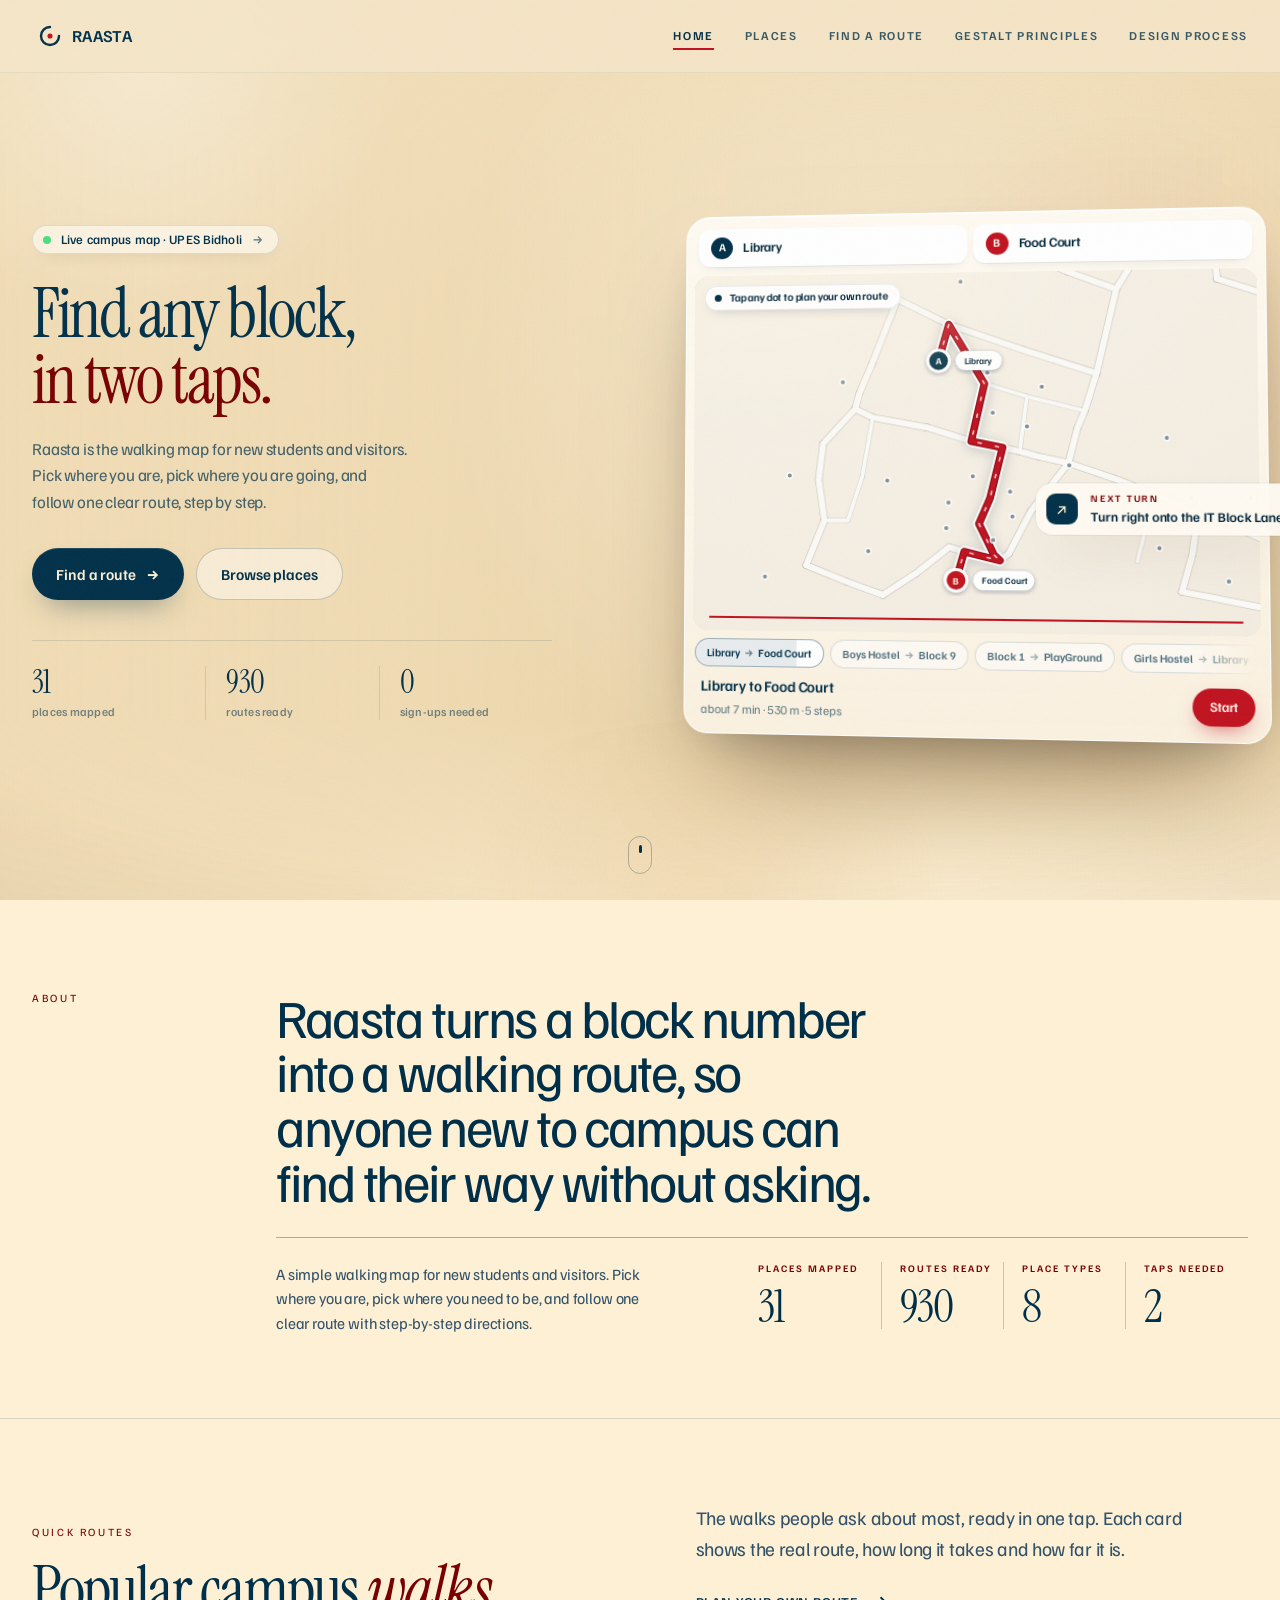
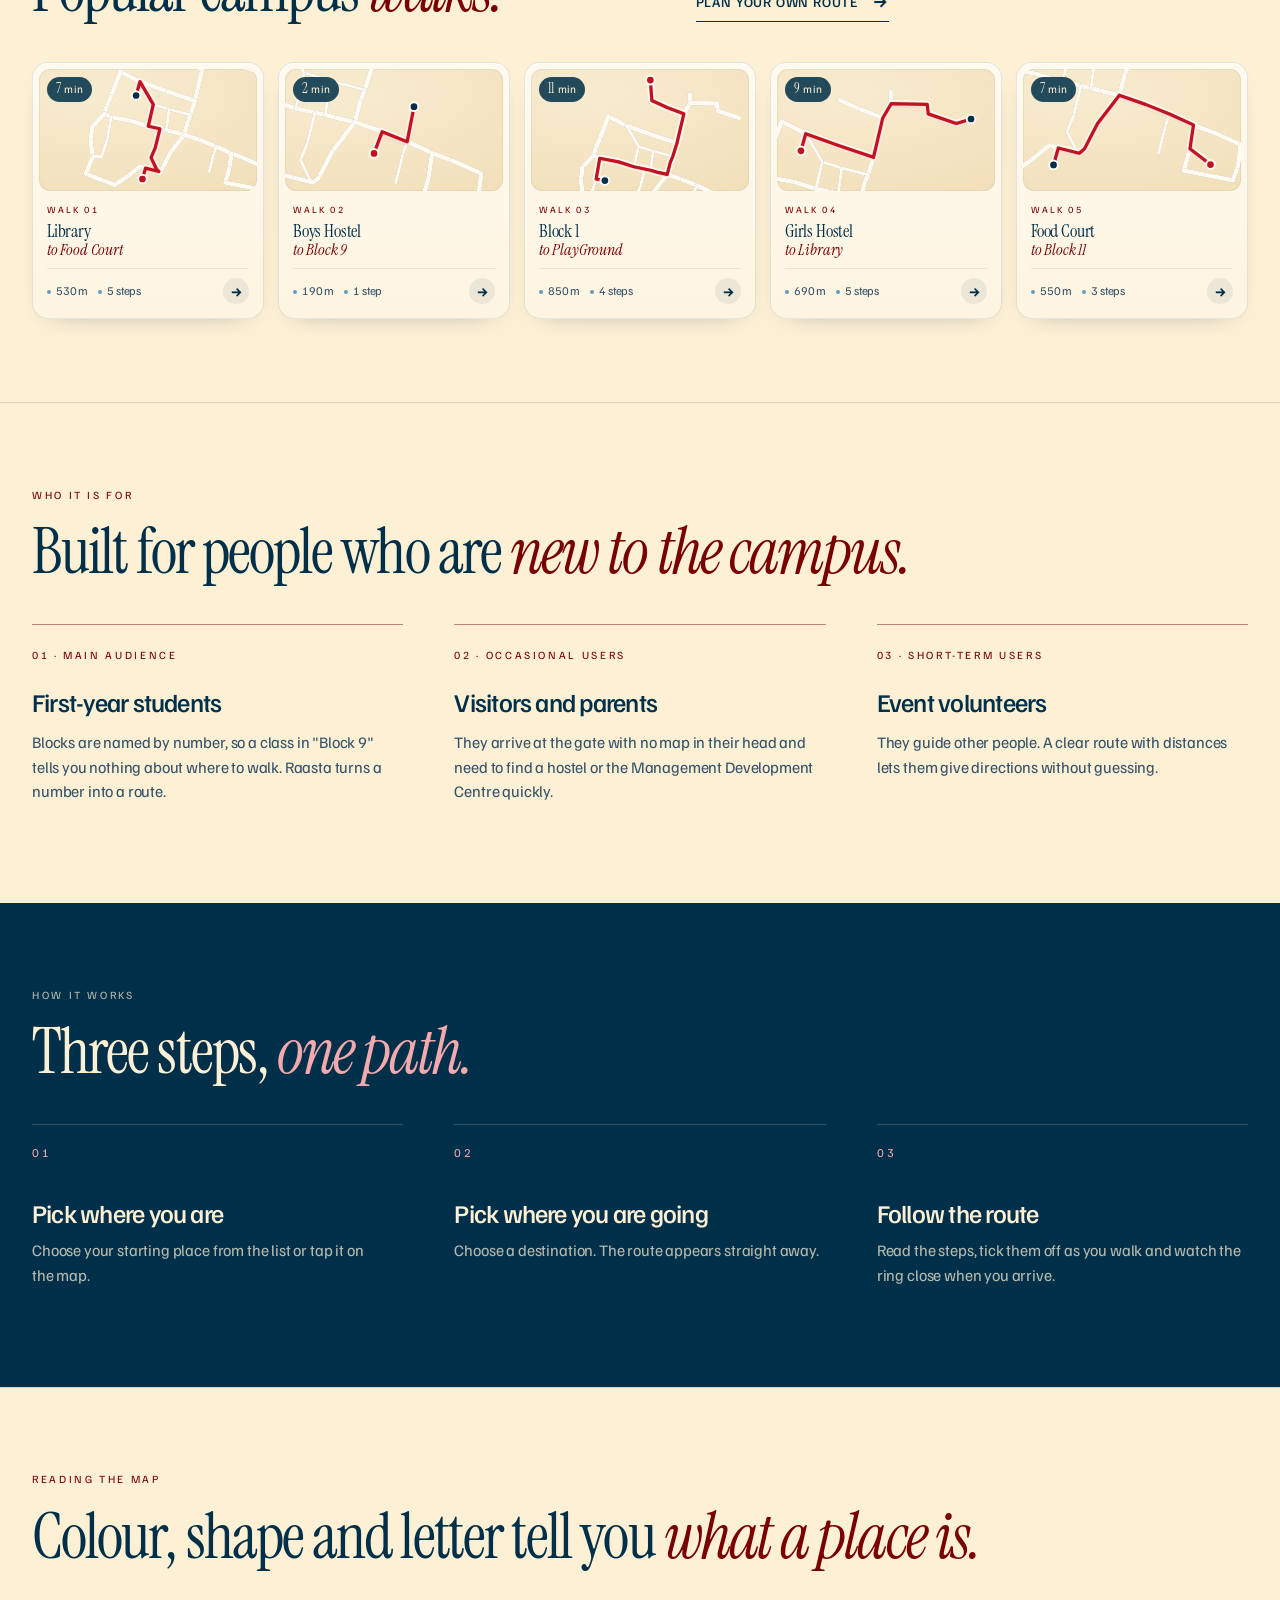
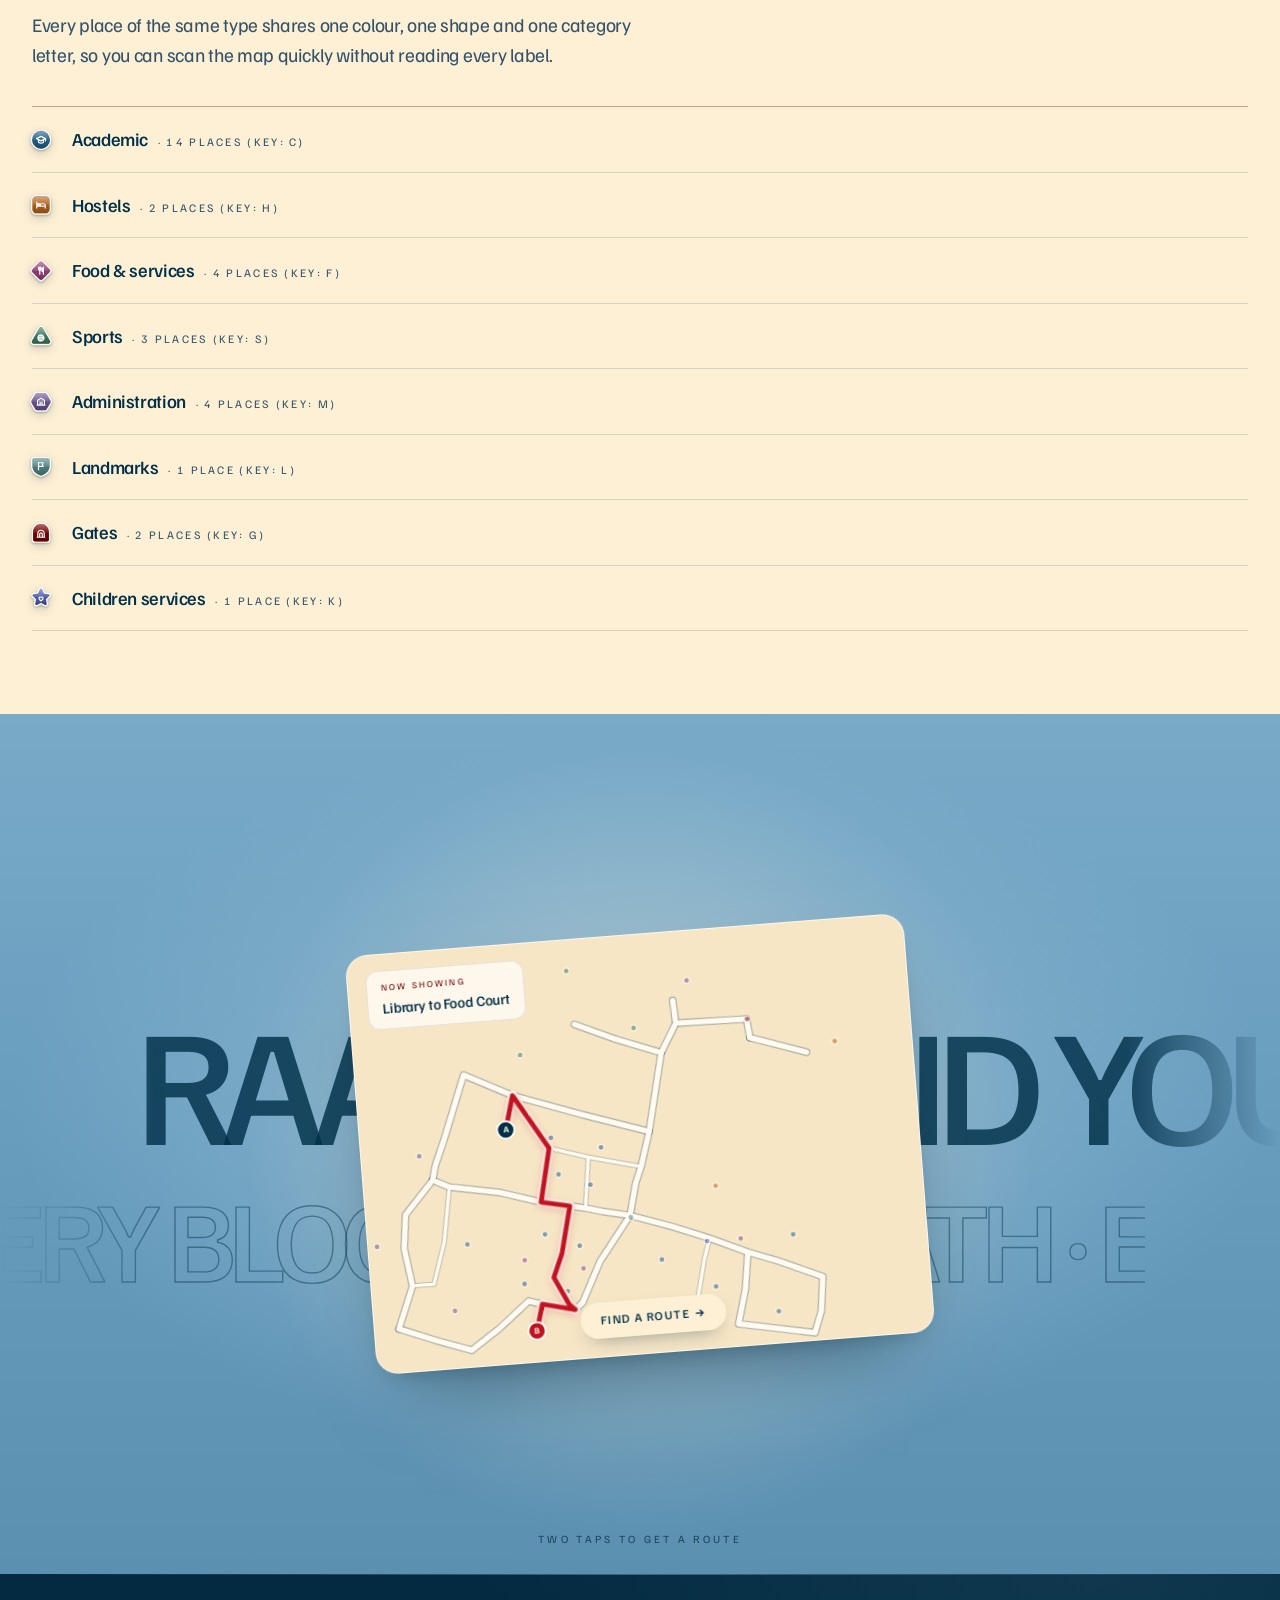
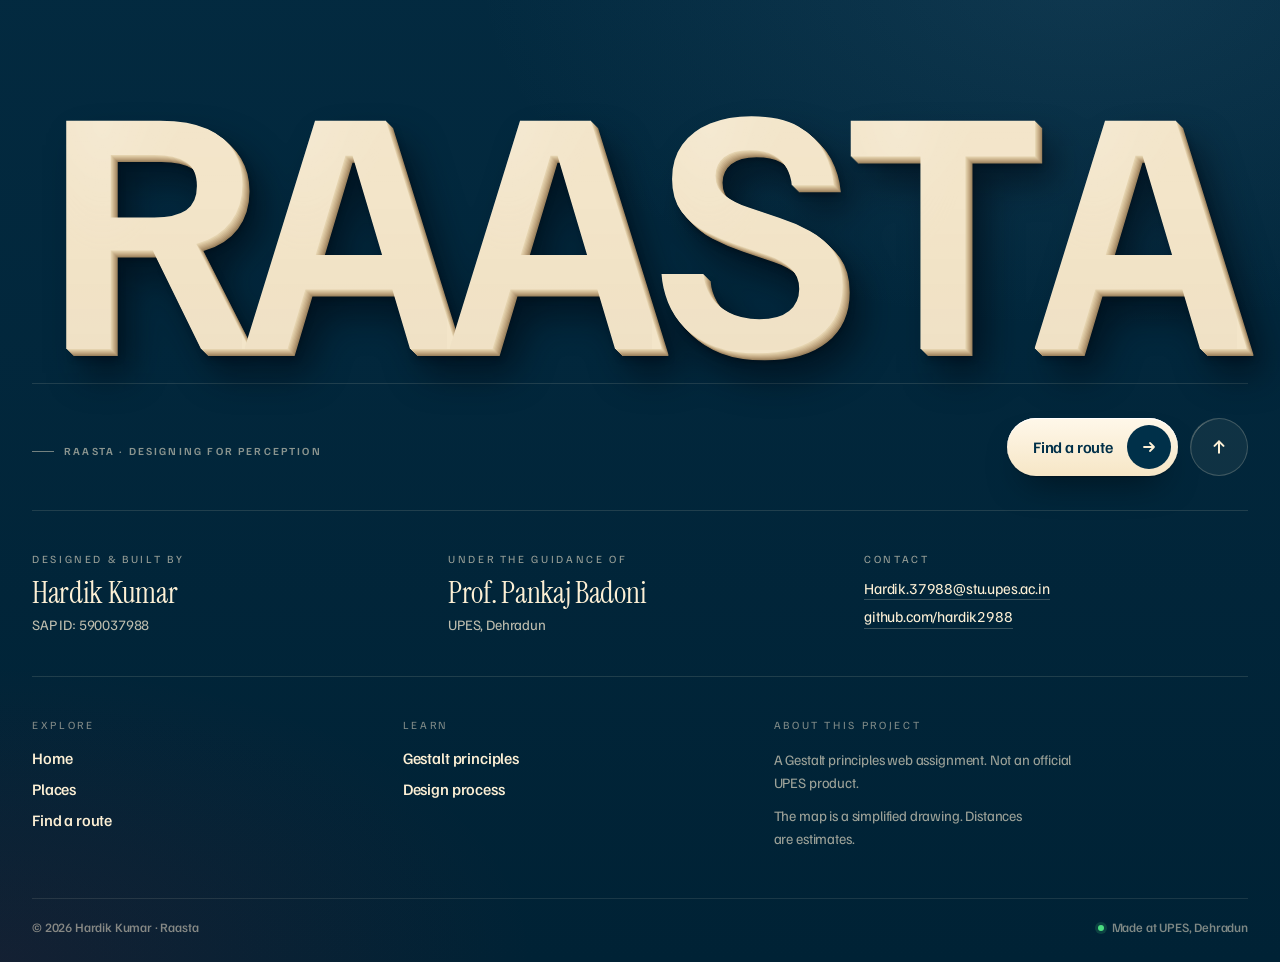
<file: index.html>
<!doctype html>
<html lang="en">
<head>
  <meta charset="utf-8">
  <meta name="viewport" content="width=device-width, initial-scale=1">
  <title>Raasta | Campus wayfinding for UPES Bidholi</title>
  <meta name="description" content="Raasta is a schematic walking map for the UPES Bidholi campus. Pick where you are, pick where you are going, and follow one clear route.">
  <meta name="theme-color" content="#f1ddb6">
  <link rel="icon" type="image/svg+xml" href="assets/favicon.svg">
  <link rel="alternate icon" type="image/png" href="assets/favicon.png">

  <!-- Open Graph / Social -->
  <meta property="og:type" content="website">
  <meta property="og:site_name" content="Raasta">
  <meta property="og:title" content="Raasta | Campus wayfinding for UPES Bidholi">
  <meta property="og:description" content="Raasta is a schematic walking map for the UPES Bidholi campus. Pick where you are, pick where you are going, and follow one clear route.">
  <meta property="og:image" content="https://raasta-cyan.vercel.app/assets/og-image.png">
  <meta property="og:url" content="https://raasta-cyan.vercel.app/">
  <meta property="og:image:width" content="1200">
  <meta property="og:image:height" content="630">

  <!-- Twitter -->
  <meta name="twitter:card" content="summary_large_image">
  <meta name="twitter:title" content="Raasta | Campus wayfinding for UPES Bidholi">
  <meta name="twitter:description" content="Raasta is a schematic walking map for the UPES Bidholi campus. Pick where you are, pick where you are going, and follow one clear route.">
  <meta name="twitter:image" content="https://raasta-cyan.vercel.app/assets/og-image.png">

  <link rel="preconnect" href="https://fonts.googleapis.com">
  <link rel="preconnect" href="https://fonts.gstatic.com" crossorigin>
  <link href="https://fonts.googleapis.com/css2?family=Familjen+Grotesk:wght@400;500;600;700&family=Instrument+Serif:ital@0;1&display=swap" rel="stylesheet">
  <link rel="stylesheet" href="css/styles.css">
  <link rel="stylesheet" href="css/theme.css">
  <!-- Prepare pages in the background when a link is hovered, so moving between pages is near-instant -->
  <script type="speculationrules">{"prerender":[{"where":{"href_matches":"/*.html"},"eagerness":"moderate"}]}</script>
</head>
<body class="page-home">
  <!-- Recolours the campus image into the site palette: buildings tan,
       water and paths steel blue, grass green, background transparent -->
  <svg width="0" height="0" style="position:absolute" aria-hidden="true" focusable="false">
    <filter id="map-tone" color-interpolation-filters="sRGB" x="0" y="0" width="100%" height="100%">
      <feColorMatrix in="SourceGraphic" type="matrix" result="bld" values="0 0 0 0 0.84  0 0 0 0 0.74  0 0 0 0 0.58  12 -6 -6 0 1"/>
      <feColorMatrix in="SourceGraphic" type="matrix" result="water" values="0 0 0 0 0.56  0 0 0 0 0.71  0 0 0 0 0.80  -3 -4 7 0 -0.25"/>
      <feColorMatrix in="SourceGraphic" type="matrix" result="field" values="0 0 0 0 0.70  0 0 0 0 0.80  0 0 0 0 0.62  -8 8 0 0 -1.3"/>
      <feMerge><feMergeNode in="field"/><feMergeNode in="water"/><feMergeNode in="bld"/></feMerge>
    </filter>
  </svg>
  <a class="skip" href="#main">Skip to content</a>

  <header class="site-header on-dark">
    <div class="wrap">
      <a class="brand" href="index.html" aria-label="Raasta home">
        <!-- Logo: a ring with a gap (closure) around a single destination dot -->
        <svg viewBox="0 0 32 32" aria-hidden="true" width="32" height="32"><path d="M16 4a12 12 0 1 0 12 12" fill="none" stroke="currentColor" stroke-width="3.2" stroke-linecap="round"/><circle cx="16" cy="16" r="3.4" fill="#c1121f"/></svg>
        Raasta
      </a>
      <button class="menu-btn" aria-expanded="false" aria-controls="nav" aria-label="Open navigation menu">Menu</button>
      <nav class="nav" id="nav" aria-label="Main">
        <a href="index.html" aria-current="page">Home</a>
        <a href="places.html">Places</a>
        <a href="wayfinder.html">Find a route</a>
        <a href="gestalt.html">Gestalt principles</a>
        <a href="process.html">Design process</a>
      </nav>
    </div>
  </header>

  <main id="main">
    <!-- Hero -->
    <section class="hero hero-full hero-pro" aria-labelledby="hero-title">
      <div class="hp-bg" aria-hidden="true">
        <div class="hp-bgmap"><div class="hp-bgmap-img" id="hp-bgmap-img"></div></div>
        <div class="hp-veil"></div>
        <div class="hp-glow g1"></div>
        <div class="hp-glow g2"></div>
        <div class="hp-glow g3"></div>
        <div class="hp-spot"></div>
        <div class="hp-grid"></div>
        <img class="hp-map-ghost" src="assets/campus-map.webp" alt="" width="2090" height="1512">
      </div>

      <div class="wrap hp-inner">
        <div class="hp-copy">
          <a class="hp-badge" href="places.html">
            <span class="hp-dot" aria-hidden="true"></span>
            <span>Live campus map · UPES Bidholi</span>
            <span class="hp-badge-arrow" aria-hidden="true">&rarr;</span>
          </a>
          <h1 id="hero-title">Find any block,<br><em>in two taps.</em></h1>
          <p class="hp-lead">Raasta is the walking map for new students and visitors. Pick where you are, pick where you are going, and follow one clear route, step by step.</p>
          <div class="hp-cta">
            <a class="hp-btn primary" href="wayfinder.html">Find a route <span aria-hidden="true">&rarr;</span></a>
            <a class="hp-btn ghost" href="places.html">Browse places</a>
          </div>
          <dl class="hp-proof">
            <div><dd data-place-count>31</dd><dt>places mapped</dt></div>
            <div><dd data-pair-count>930</dd><dt>routes ready</dt></div>
            <div><dd>0</dd><dt>sign-ups needed</dt></div>
          </dl>
        </div>

        <figure class="hp-device" aria-label="Interactive route preview">
          <span class="hp-glare" aria-hidden="true"></span>
          <div class="hp-device-bar">
            <div class="hp-field"><span class="hp-ab a">A</span><span class="hp-field-txt" id="preview-from">Library</span></div>
            <div class="hp-field"><span class="hp-ab b">B</span><span class="hp-field-txt" id="preview-to">Food Court</span></div>
          </div>
          <div class="hp-map" id="preview-map">
            <svg class="hp-svg" id="hp-svg" viewBox="0 0 1045 756" preserveAspectRatio="xMidYMid slice" role="img" aria-label="Interactive campus map. Tap a place to choose your start, then another to choose your destination."></svg>
            <div class="hp-hint" id="hp-hint"><span class="hp-hint-dot" aria-hidden="true"></span><span id="hp-hint-txt">Tap any dot to plan your own route</span></div>
            <div class="hp-tip" id="hp-tip" aria-hidden="true"></div>
            <div class="hp-progress" aria-hidden="true"><span id="hp-progress-bar"></span></div>
          </div>
          <div class="hp-tabs" id="hp-tabs" role="tablist" aria-label="Popular routes"></div>
          <figcaption class="hp-device-foot">
            <div>
              <strong id="preview-title">Library to Food Court</strong>
              <span id="preview-meta">about 7 min · 530 m</span>
            </div>
            <a class="hp-go" id="hp-go" href="wayfinder.html?from=library&amp;to=foodcourt">Start</a>
          </figcaption>
          <div class="hp-toast" aria-hidden="true">
            <span class="hp-toast-ico">&#8599;</span>
            <span><small id="preview-step-n">Next</small><b id="preview-step">Head along Library Road</b></span>
          </div>
        </figure>
      </div>

      <a class="hp-scroll" href="#about" aria-label="Scroll to learn more"><span></span></a>
    </section>

    <!-- Statement -->
    <section class="block statement" id="about" aria-labelledby="about-title">
      <div class="wrap statement-grid">
        <span class="micro">About</span>
        <div>
          <h2 id="about-title" class="statement-text">Raasta turns a block number into a walking route, so anyone new to campus can find their way without asking.</h2>
          <hr class="rule">
          <div class="statement-foot">
            <p class="statement-sub">A simple walking map for new students and visitors. Pick where you are, pick where you need to be, and follow one clear route with step-by-step directions.</p>
            <dl class="stats">
              <div><dt>Places mapped</dt><dd data-place-count>31</dd></div>
              <div><dt>Routes ready</dt><dd data-pair-count>930</dd></div>
              <div><dt>Place types</dt><dd data-type-count>7</dd></div>
              <div><dt>Taps needed</dt><dd>2</dd></div>
            </dl>
          </div>
        </div>
      </div>
    </section>

    <!-- Quick routes -->
    <section class="block" aria-labelledby="popular-heading">
      <div class="wrap">
        <div class="section-head split-head">
          <div>
            <span class="micro">Quick routes</span>
            <h2 id="popular-heading">Popular campus <em>walks.</em></h2>
          </div>
          <div class="split-side">
            <p class="lead">The walks people ask about most, ready in one tap. Each card shows the real route, how long it takes and how far it is.</p>
            <a class="link-arrow" href="wayfinder.html">Plan your own route</a>
          </div>
        </div>
        <div class="route-cards" id="home-popular-chips"></div>
      </div>
    </section>

    <!-- Who it is for -->
    <section class="block" aria-labelledby="who">
      <div class="wrap">
        <div class="section-head">
          <span class="micro">Who it is for</span>
          <h2 id="who">Built for people who are <em>new to the campus.</em></h2>
        </div>
        <div class="grid-3 persona-row">
          <article class="persona">
            <span class="micro">01 · Main audience</span>
            <h3>First-year students</h3>
            <p>Blocks are named by number, so a class in "Block 9" tells you nothing about where to walk. Raasta turns a number into a route.</p>
          </article>
          <article class="persona">
            <span class="micro">02 · Occasional users</span>
            <h3>Visitors and parents</h3>
            <p>They arrive at the gate with no map in their head and need to find a hostel or the Management Development Centre quickly.</p>
          </article>
          <article class="persona">
            <span class="micro">03 · Short-term users</span>
            <h3>Event volunteers</h3>
            <p>They guide other people. A clear route with distances lets them give directions without guessing.</p>
          </article>
        </div>
      </div>
    </section>

    <!-- How it works (dark) -->
    <section class="block dark" aria-labelledby="how">
      <div class="wrap">
        <div class="section-head">
          <span class="micro">How it works</span>
          <h2 id="how">Three steps, <em>one path.</em></h2>
        </div>
        <ol class="step-flow">
          <li><div class="n">01</div><h3>Pick where you are</h3><p class="muted">Choose your starting place from the list or tap it on the map.</p></li>
          <li><div class="n">02</div><h3>Pick where you are going</h3><p class="muted">Choose a destination. The route appears straight away.</p></li>
          <li><div class="n">03</div><h3>Follow the route</h3><p class="muted">Read the steps, tick them off as you walk and watch the ring close when you arrive.</p></li>
        </ol>
      </div>
    </section>

    <!-- Reading the map -->
    <section class="block" aria-labelledby="legend">
      <div class="wrap">
        <div class="section-head">
          <span class="micro">Reading the map</span>
          <h2 id="legend">Colour, shape and letter tell you <em>what a place is.</em></h2>
        </div>
        <p class="lead">Every place of the same type shares one colour, one shape and one category letter, so you can scan the map quickly without reading every label.</p>
        <ul class="legend" id="legend-list"></ul>
      </div>
    </section>

    <!-- Image over scrolling wordmark -->
    <section class="marquee-band" aria-label="Find a route">
      <div class="band-glow" aria-hidden="true"></div>
      <div class="marquee" aria-hidden="true">
        <div class="marquee-row row-1">
          <div class="marquee-track">
            <span>RAASTA / FIND YOUR WAY /&nbsp;</span><span>RAASTA / FIND YOUR WAY /&nbsp;</span>
          </div>
        </div>
        <div class="marquee-row row-2">
          <div class="marquee-track reverse outline">
            <span>EVERY BLOCK · EVERY PATH ·&nbsp;</span><span>EVERY BLOCK · EVERY PATH ·&nbsp;</span>
          </div>
        </div>
      </div>

      <a class="marquee-card" href="wayfinder.html" aria-label="Open the route finder">
        <svg class="band-map" id="band-map" viewBox="230 190 660 495" preserveAspectRatio="xMidYMid slice" aria-hidden="true"></svg>
        <span class="band-route" id="band-route" aria-live="off"><span class="micro">Now showing</span><strong id="band-route-name">Library to Food Court</strong></span>
        <span class="marquee-card-cta">Find a route</span>
      </a>
      <span class="micro marquee-hint">Two taps to get a route</span>
    </section>
  </main>

  <footer class="site-footer">
    <div class="wrap">
      <div>
        <p><strong>Raasta</strong> · "Designing for Perception"</p>
        <p>A Gestalt principles web assignment. Not an official UPES product.</p>
      </div>
      <div>
        <p>The map is a simplified drawing. Distances are estimates.</p>
        <p><a href="gestalt.html">Gestalt principles</a> · <a href="process.html">Design process</a></p>
      </div>
    </div>
    <div class="wrap footer-credits" aria-label="Project credits">
      <div class="credit-item">
        <span class="micro">Designed &amp; built by</span>
        <strong>Hardik Kumar</strong>
        <span>SAP ID: 590037988</span>
      </div>
      <div class="credit-item">
        <span class="micro">Under the guidance of</span>
        <strong>Prof. Pankaj Badoni</strong>
        <span>UPES, Dehradun</span>
      </div>
      <div class="credit-item">
        <span class="micro">Contact</span>
        <a href="mailto:Hardik.37988@stu.upes.ac.in">Hardik.37988@stu.upes.ac.in</a>
        <a href="https://github.com/hardik2988" target="_blank" rel="noopener">github.com/hardik2988</a>
      </div>
    </div>
  </footer>

  <script src="js/data.js"></script>
  <script src="js/route-core.js"></script>
  <script src="js/site.js"></script>
</body>
</html>
</file>
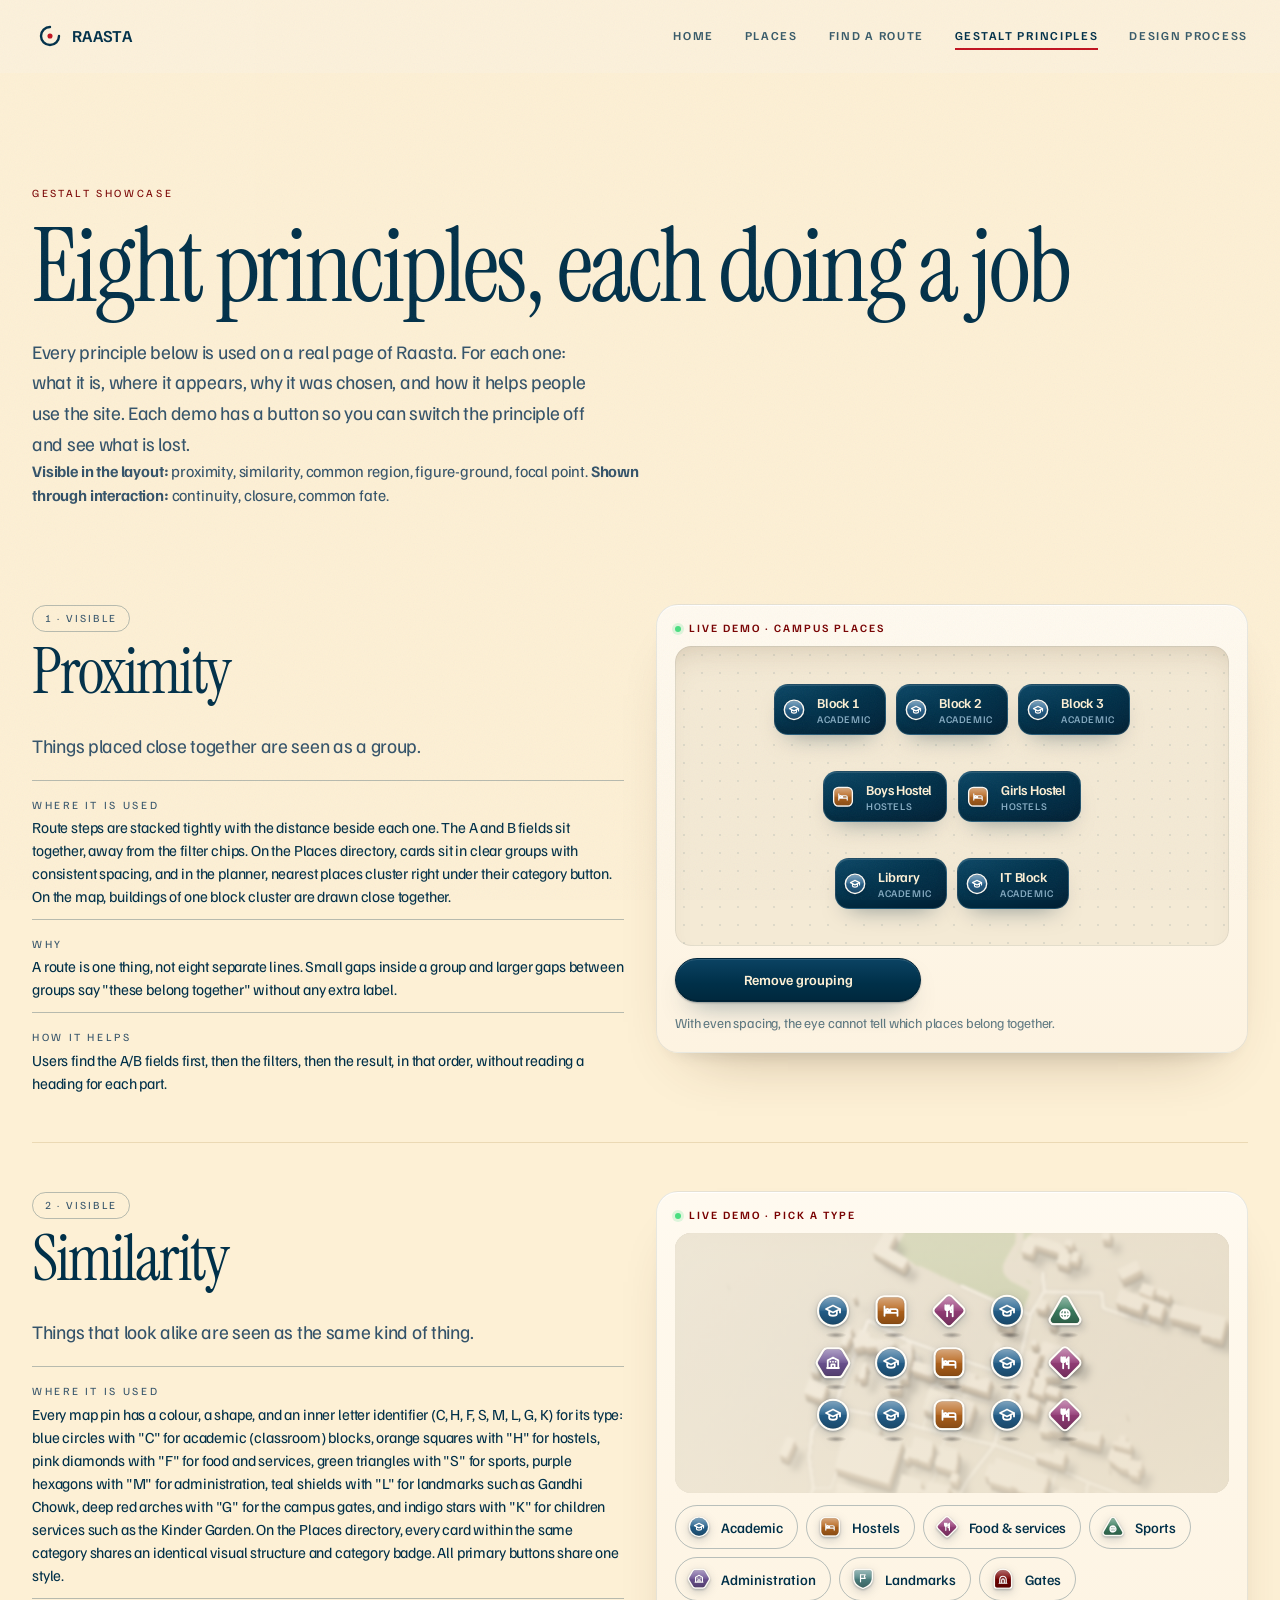
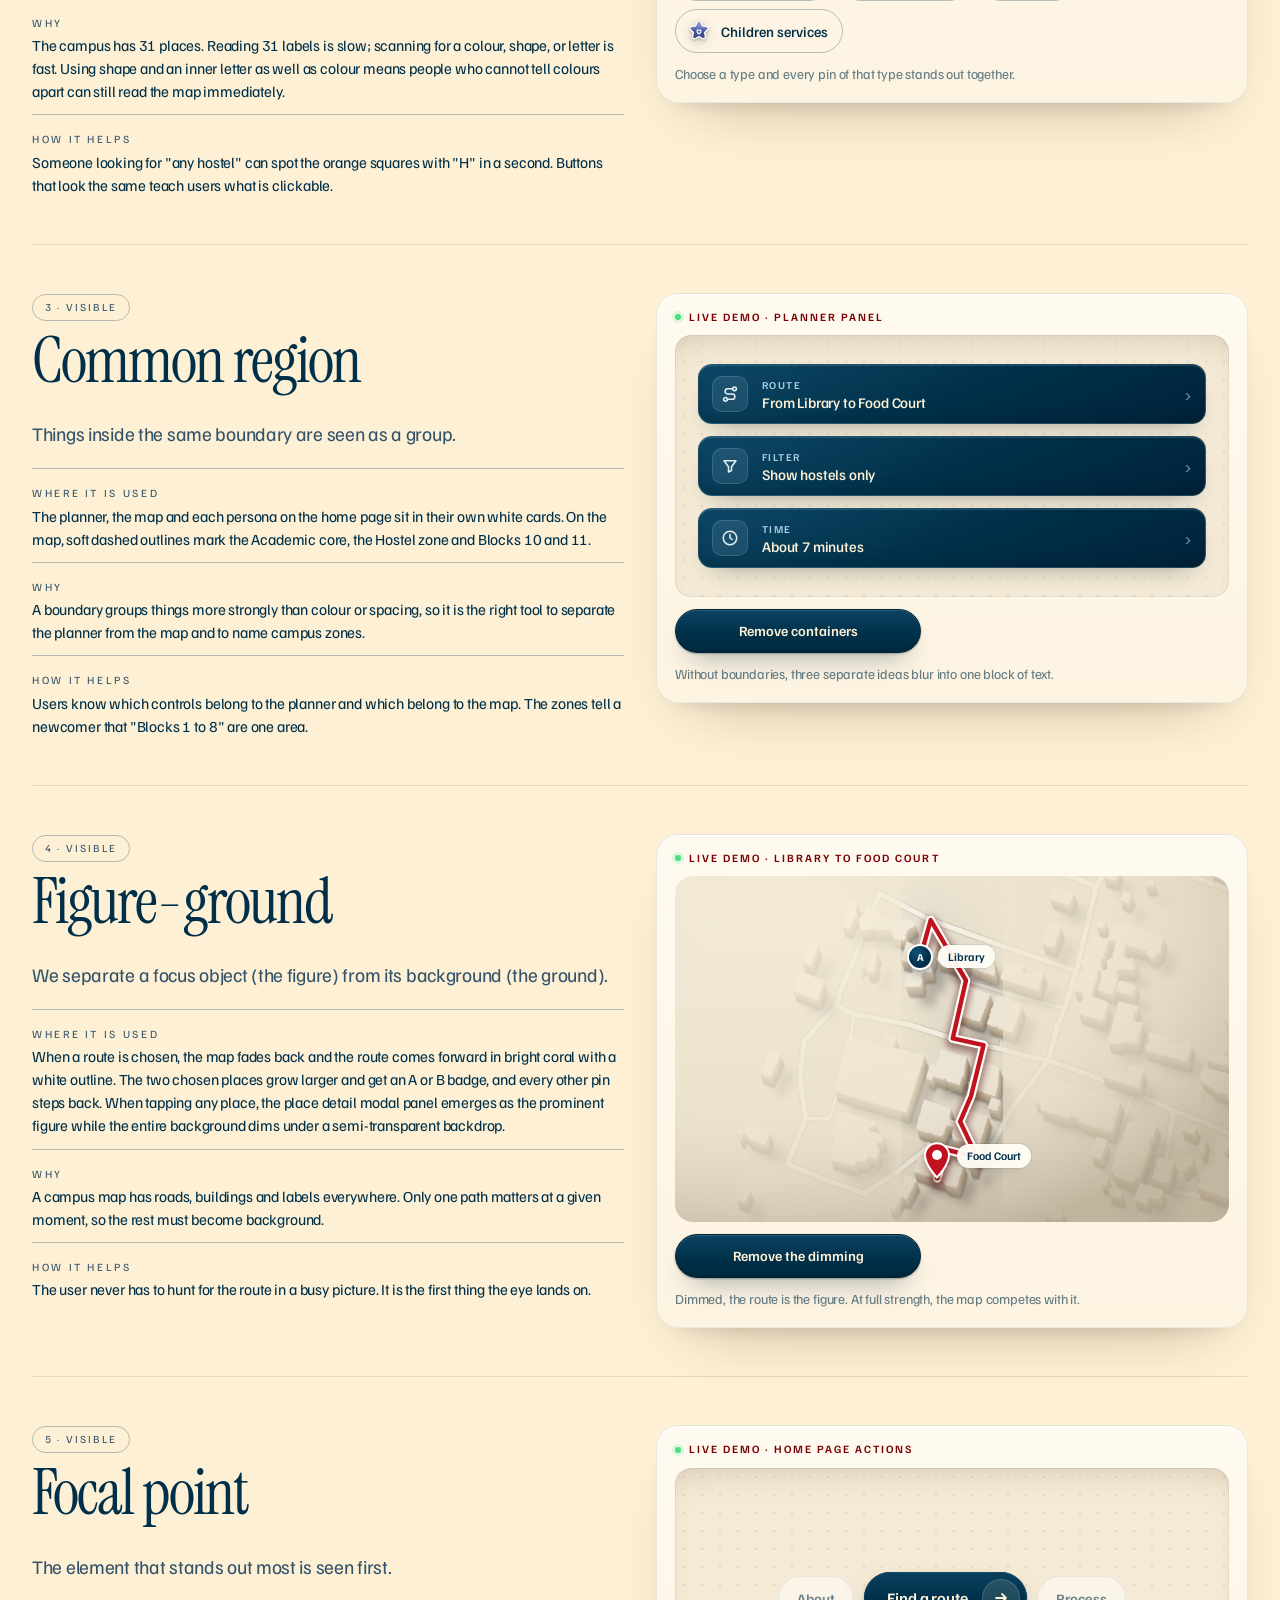
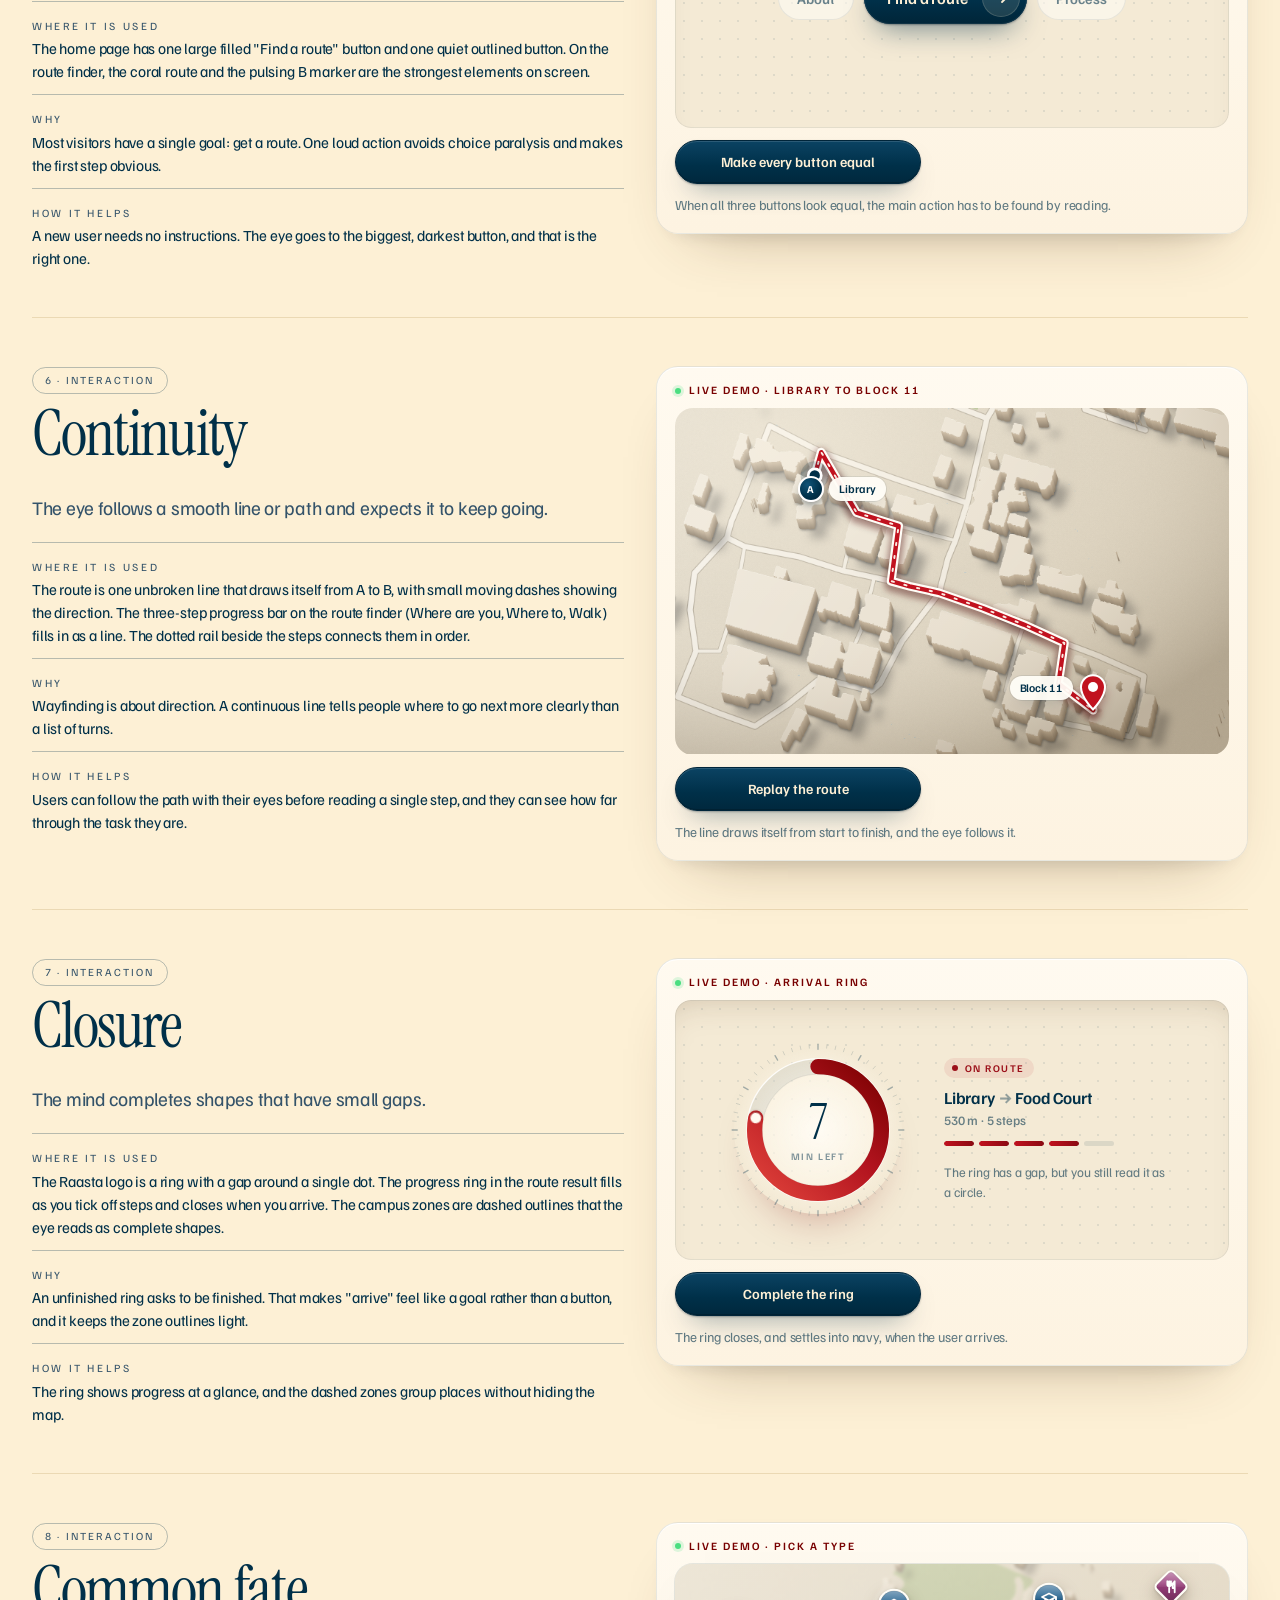
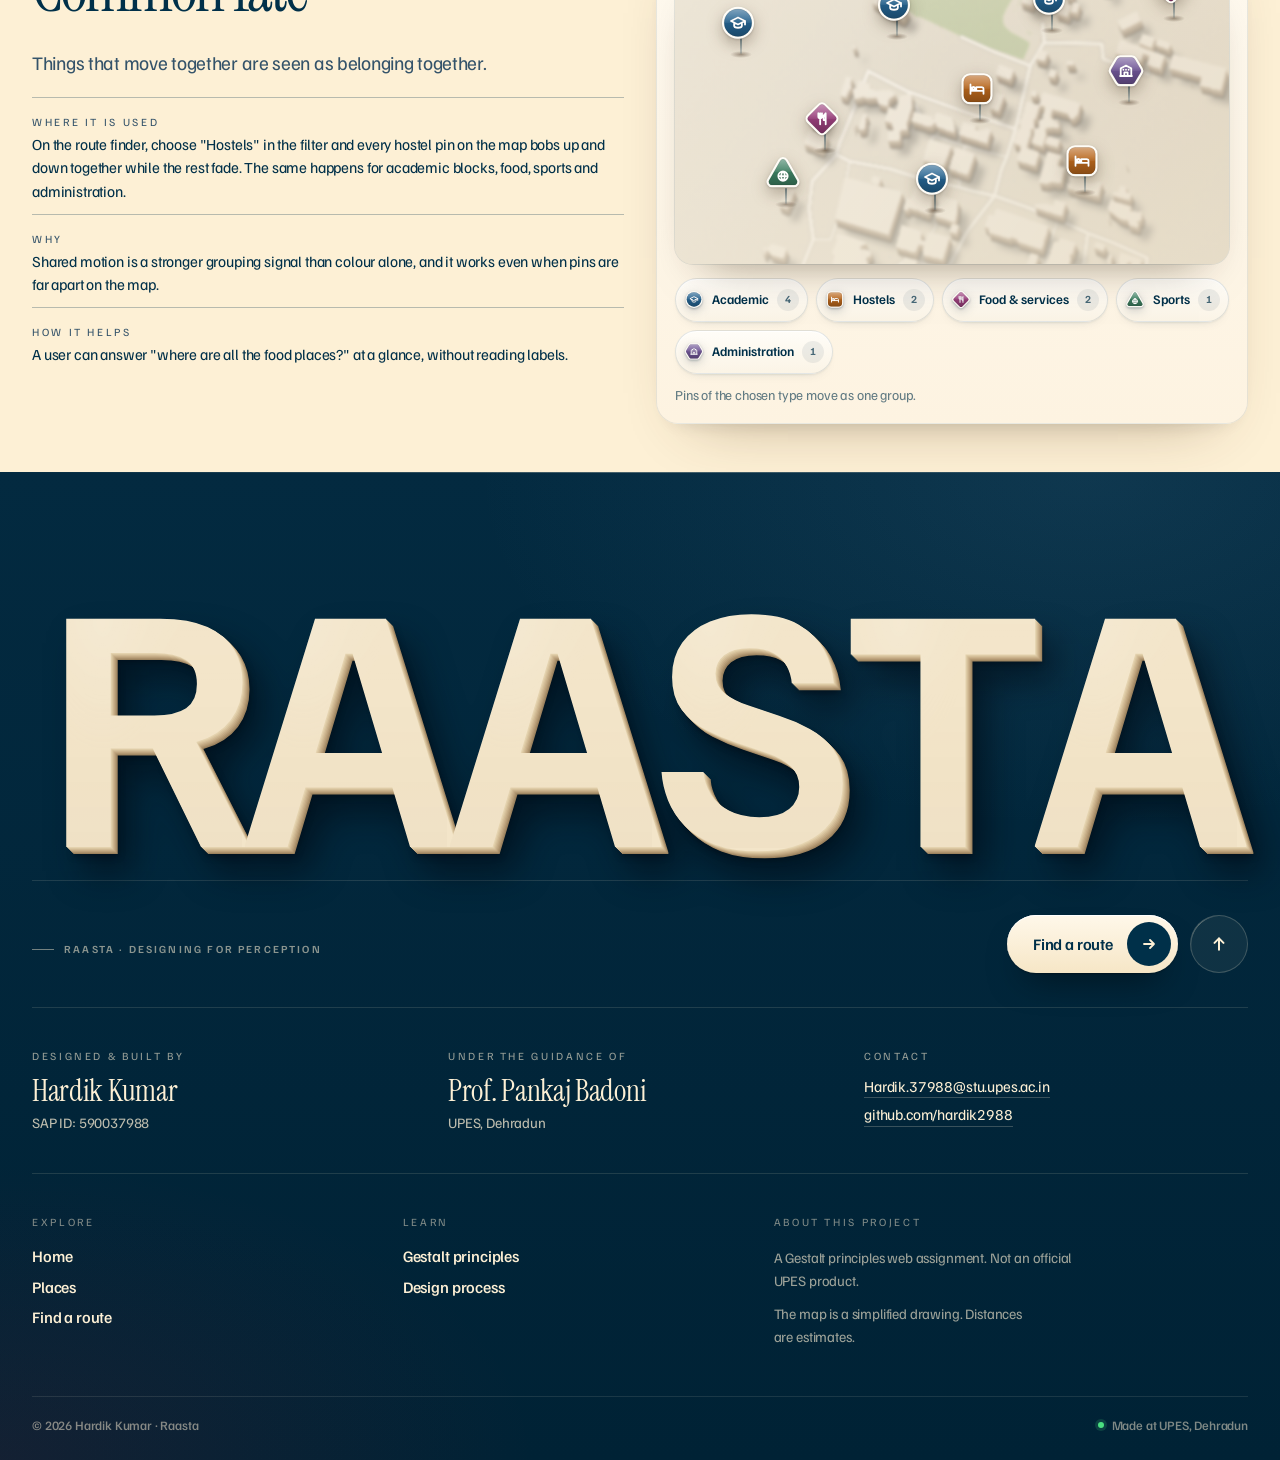
<file: gestalt.html>
<!doctype html>
<html lang="en">
<head>
  <meta charset="utf-8">
  <meta name="viewport" content="width=device-width, initial-scale=1">
  <title>Gestalt principles | Raasta</title>
  <meta name="description" content="Eight Gestalt principles used in Raasta, each with where it appears, why it was chosen, how it helps usability, and a live demo you can switch on and off.">
  <meta name="theme-color" content="#fdf0d5">
  <link rel="icon" type="image/svg+xml" href="assets/favicon.svg">
  <link rel="alternate icon" type="image/png" href="assets/favicon.png">

  <!-- Open Graph / Social -->
  <meta property="og:type" content="website">
  <meta property="og:site_name" content="Raasta">
  <meta property="og:title" content="Gestalt principles | Raasta">
  <meta property="og:description" content="Eight Gestalt principles used in Raasta, each with where it appears, why it was chosen, how it helps usability, and a live demo you can switch on and off.">
  <meta property="og:image" content="https://raasta-cyan.vercel.app/assets/og-image.png">
  <meta property="og:url" content="https://raasta-cyan.vercel.app/gestalt.html">
  <meta property="og:image:width" content="1200">
  <meta property="og:image:height" content="630">

  <!-- Twitter -->
  <meta name="twitter:card" content="summary_large_image">
  <meta name="twitter:title" content="Gestalt principles | Raasta">
  <meta name="twitter:description" content="Eight Gestalt principles used in Raasta, each with where it appears, why it was chosen, how it helps usability, and a live demo you can switch on and off.">
  <meta name="twitter:image" content="https://raasta-cyan.vercel.app/assets/og-image.png">

  <link rel="preconnect" href="https://fonts.googleapis.com">
  <link rel="preconnect" href="https://fonts.gstatic.com" crossorigin>
  <link href="https://fonts.googleapis.com/css2?family=Familjen+Grotesk:wght@400;500;600;700&family=Instrument+Serif:ital@0;1&display=swap" rel="stylesheet">
  <link rel="stylesheet" href="css/styles.css">
  <link rel="stylesheet" href="css/theme.css">
  <!-- Prepare pages in the background when a link is hovered, so moving between pages is near-instant -->
  <script type="speculationrules">{"prerender":[{"where":{"href_matches":"/*.html"},"eagerness":"moderate"}]}</script>
</head>
<body>
  <a class="skip" href="#main">Skip to content</a>

  <header class="site-header">
    <div class="wrap">
      <a class="brand" href="index.html" aria-label="Raasta home">
        <svg viewBox="0 0 32 32" aria-hidden="true" width="32" height="32"><path d="M16 4a12 12 0 1 0 12 12" fill="none" stroke="currentColor" stroke-width="3.2" stroke-linecap="round"/><circle cx="16" cy="16" r="3.4" fill="#c1121f"/></svg>
        Raasta
      </a>
      <button class="menu-btn" aria-expanded="false" aria-controls="nav" aria-label="Open navigation menu">Menu</button>
      <nav class="nav" id="nav" aria-label="Main">
        <a href="index.html">Home</a>
        <a href="places.html">Places</a>
        <a href="wayfinder.html">Find a route</a>
        <a href="gestalt.html" aria-current="page">Gestalt principles</a>
        <a href="process.html">Design process</a>
      </nav>
    </div>
  </header>

  <main id="main" data-demo>
    <div class="wrap">
      <div class="page-head">
        <span class="eyebrow">Gestalt showcase</span>
        <h1 style="font-size:clamp(1.9rem,4vw,2.8rem)">Eight principles, each doing a job</h1>
        <p class="lead">Every principle below is used on a real page of Raasta. For each one: what it is, where it appears, why it was chosen, and how it helps people use the site. Each demo has a button so you can switch the principle off and see what is lost.</p>
        <p class="muted"><strong>Visible in the layout:</strong> proximity, similarity, common region, figure-ground, focal point. <strong>Shown through interaction:</strong> continuity, closure, common fate.</p>
      </div>

      <!-- 1 PROXIMITY -->
      <article class="principle" id="proximity">
        <div>
          <span class="tag">1 · Visible</span>
          <h2>Proximity</h2>
          <p class="lead">Things placed close together are seen as a group.</p>
          <dl class="facts">
            <div><dt>Where it is used</dt><dd>Route steps are stacked tightly with the distance beside each one. The A and B fields sit together, away from the filter chips. On the Places directory, cards sit in clear groups with consistent spacing, and in the planner, nearest places cluster right under their category button. On the map, buildings of one block cluster are drawn close together.</dd></div>
            <div><dt>Why</dt><dd>A route is one thing, not eight separate lines. Small gaps inside a group and larger gaps between groups say "these belong together" without any extra label.</dd></div>
            <div><dt>How it helps</dt><dd>Users find the A/B fields first, then the filters, then the result, in that order, without reading a heading for each part.</dd></div>
          </dl>
        </div>
        <div class="demo">
          <p class="demo-title">Live demo · campus places</p>
          <div class="demo-stage">
            <div class="prox" id="prox">
              <div class="grp"><span class="tile">Block 1</span><span class="tile">Block 2</span><span class="tile">Block 3</span></div>
              <div class="grp"><span class="tile">Boys Hostel</span><span class="tile">Girls Hostel</span></div>
              <div class="grp"><span class="tile">Library</span><span class="tile">IT Block</span></div>
            </div>
          </div>
          <div class="demo-actions"><button class="btn btn-ghost btn-small" id="prox-btn" type="button">Remove grouping</button></div>
          <p class="demo-caption">With even spacing, the eye cannot tell which places belong together.</p>
        </div>
      </article>

      <!-- 2 SIMILARITY -->
      <article class="principle" id="similarity">
        <div>
          <span class="tag">2 · Visible</span>
          <h2>Similarity</h2>
          <p class="lead">Things that look alike are seen as the same kind of thing.</p>
          <dl class="facts">
            <div><dt>Where it is used</dt><dd>Every map pin has a colour, a shape, and an inner letter identifier (C, H, F, S, M, L, G, K) for its type: blue circles with "C" for academic (classroom) blocks, orange squares with "H" for hostels, pink diamonds with "F" for food and services, green triangles with "S" for sports, purple hexagons with "M" for administration, teal shields with "L" for landmarks such as Gandhi Chowk, deep red arches with "G" for the campus gates, and indigo stars with "K" for children services such as the Kinder Garden. On the Places directory, every card within the same category shares an identical visual structure and category badge. All primary buttons share one style.</dd></div>
            <div><dt>Why</dt><dd>The campus has <span data-place-count>21</span> places. Reading <span data-place-count>21</span> labels is slow; scanning for a colour, shape, or letter is fast. Using shape and an inner letter as well as colour means people who cannot tell colours apart can still read the map immediately.</dd></div>
            <div><dt>How it helps</dt><dd>Someone looking for "any hostel" can spot the orange squares with "H" in a second. Buttons that look the same teach users what is clickable.</dd></div>
          </dl>
        </div>
        <div class="demo">
          <p class="demo-title">Live demo · pick a type</p>
          <div class="demo-stage"><div class="sim-grid" id="sim-grid"></div></div>
          <div class="chips" id="sim-chips" style="margin-top:12px"></div>
          <p class="demo-caption">Choose a type and every pin of that type stands out together.</p>
        </div>
      </article>

      <!-- 3 COMMON REGION -->
      <article class="principle" id="common-region">
        <div>
          <span class="tag">3 · Visible</span>
          <h2>Common region</h2>
          <p class="lead">Things inside the same boundary are seen as a group.</p>
          <dl class="facts">
            <div><dt>Where it is used</dt><dd>The planner, the map and each persona on the home page sit in their own white cards. On the map, soft dashed outlines mark the Academic core, the Hostel zone and Blocks 10 and 11.</dd></div>
            <div><dt>Why</dt><dd>A boundary groups things more strongly than colour or spacing, so it is the right tool to separate the planner from the map and to name campus zones.</dd></div>
            <div><dt>How it helps</dt><dd>Users know which controls belong to the planner and which belong to the map. The zones tell a newcomer that "Blocks 1 to 8" are one area.</dd></div>
          </dl>
        </div>
        <div class="demo">
          <p class="demo-title">Live demo · planner panel</p>
          <div class="demo-stage">
            <div class="region-demo" id="region">
              <div class="box"><b>Route</b>From Library to Food Court</div>
              <div class="box"><b>Filter</b>Show hostels only</div>
              <div class="box"><b>Time</b>About 7 minutes</div>
            </div>
          </div>
          <div class="demo-actions"><button class="btn btn-ghost btn-small" id="region-btn" type="button">Remove containers</button></div>
          <p class="demo-caption">Without boundaries, three separate ideas blur into one block of text.</p>
        </div>
      </article>

      <!-- 4 FIGURE-GROUND -->
      <article class="principle" id="figure-ground">
        <div>
          <span class="tag">4 · Visible</span>
          <h2>Figure-ground</h2>
          <p class="lead">We separate a focus object (the figure) from its background (the ground).</p>
          <dl class="facts">
            <div><dt>Where it is used</dt><dd>When a route is chosen, the map fades back and the route comes forward in bright coral with a white outline. The two chosen places grow larger and get an A or B badge, and every other pin steps back. When tapping any place, the place detail modal panel emerges as the prominent figure while the entire background dims under a semi-transparent backdrop.</dd></div>
            <div><dt>Why</dt><dd>A campus map has roads, buildings and labels everywhere. Only one path matters at a given moment, so the rest must become background.</dd></div>
            <div><dt>How it helps</dt><dd>The user never has to hunt for the route in a busy picture. It is the first thing the eye lands on.</dd></div>
          </dl>
        </div>
        <div class="demo">
          <p class="demo-title">Live demo · Library to Food Court</p>
          <div class="demo-stage" style="padding:8px"><div class="crop fg" id="fg-crop" data-from="library" data-to="foodcourt"></div></div>
          <div class="demo-actions"><button class="btn btn-ghost btn-small" id="fg-btn" type="button">Remove the dimming</button></div>
          <p class="demo-caption">Dimmed, the route is the figure. At full strength, the map competes with it.</p>
        </div>
      </article>

      <!-- 5 FOCAL POINT -->
      <article class="principle" id="focal-point">
        <div>
          <span class="tag">5 · Visible</span>
          <h2>Focal point</h2>
          <p class="lead">The element that stands out most is seen first.</p>
          <dl class="facts">
            <div><dt>Where it is used</dt><dd>The home page has one large filled "Find a route" button and one quiet outlined button. On the route finder, the coral route and the pulsing B marker are the strongest elements on screen.</dd></div>
            <div><dt>Why</dt><dd>Most visitors have a single goal: get a route. One loud action avoids choice paralysis and makes the first step obvious.</dd></div>
            <div><dt>How it helps</dt><dd>A new user needs no instructions. The eye goes to the biggest, darkest button, and that is the right one.</dd></div>
          </dl>
        </div>
        <div class="demo">
          <p class="demo-title">Live demo · home page actions</p>
          <div class="demo-stage">
            <div class="focal-demo" id="focal">
              <button class="fbtn" type="button" tabindex="-1">About</button>
              <button class="fbtn main" type="button" tabindex="-1">Find a route</button>
              <button class="fbtn" type="button" tabindex="-1">Process</button>
            </div>
          </div>
          <div class="demo-actions"><button class="btn btn-ghost btn-small" id="focal-btn" type="button">Make every button equal</button></div>
          <p class="demo-caption">When all three buttons look equal, the main action has to be found by reading.</p>
        </div>
      </article>

      <!-- 6 CONTINUITY -->
      <article class="principle" id="continuity">
        <div>
          <span class="tag interactive">6 · Interaction</span>
          <h2>Continuity</h2>
          <p class="lead">The eye follows a smooth line or path and expects it to keep going.</p>
          <dl class="facts">
            <div><dt>Where it is used</dt><dd>The route is one unbroken line that draws itself from A to B, with small moving dashes showing the direction. The three-step progress bar on the route finder (Where are you, Where to, Walk) fills in as a line. The dotted rail beside the steps connects them in order.</dd></div>
            <div><dt>Why</dt><dd>Wayfinding is about direction. A continuous line tells people where to go next more clearly than a list of turns.</dd></div>
            <div><dt>How it helps</dt><dd>Users can follow the path with their eyes before reading a single step, and they can see how far through the task they are.</dd></div>
          </dl>
        </div>
        <div class="demo">
          <p class="demo-title">Live demo · Library to Block 11</p>
          <div class="demo-stage" style="padding:8px"><div class="crop anim" id="cont-crop" data-from="library" data-to="b11"></div></div>
          <div class="demo-actions"><button class="btn btn-ghost btn-small" id="cont-btn" type="button">Replay the route</button></div>
          <p class="demo-caption">The line draws itself from start to finish, and the eye follows it.</p>
        </div>
      </article>

      <!-- 7 CLOSURE -->
      <article class="principle" id="closure">
        <div>
          <span class="tag interactive">7 · Interaction</span>
          <h2>Closure</h2>
          <p class="lead">The mind completes shapes that have small gaps.</p>
          <dl class="facts">
            <div><dt>Where it is used</dt><dd>The Raasta logo is a ring with a gap around a single dot. The progress ring in the route result fills as you tick off steps and closes when you arrive. The campus zones are dashed outlines that the eye reads as complete shapes.</dd></div>
            <div><dt>Why</dt><dd>An unfinished ring asks to be finished. That makes "arrive" feel like a goal rather than a button, and it keeps the zone outlines light.</dd></div>
            <div><dt>How it helps</dt><dd>The ring shows progress at a glance, and the dashed zones group places without hiding the map.</dd></div>
          </dl>
        </div>
        <div class="demo">
          <p class="demo-title">Live demo · arrival ring</p>
          <div class="demo-stage">
            <div class="ring-demo" id="closure-demo">
              <svg viewBox="0 0 120 120" aria-hidden="true"><circle class="gapring" cx="60" cy="60" r="50"/><circle cx="60" cy="60" r="8" fill="#c1121f"/></svg>
              <p class="muted" style="margin:0;max-width:22ch">The ring has a gap, but you still read it as a circle.</p>
            </div>
          </div>
          <div class="demo-actions"><button class="btn btn-ghost btn-small" id="closure-btn" type="button">Complete the ring</button></div>
          <p class="demo-caption">The ring closes, and settles into navy, when the user arrives.</p>
        </div>
      </article>

      <!-- 8 COMMON FATE -->
      <article class="principle" id="common-fate">
        <div>
          <span class="tag interactive">8 · Interaction</span>
          <h2>Common fate</h2>
          <p class="lead">Things that move together are seen as belonging together.</p>
          <dl class="facts">
            <div><dt>Where it is used</dt><dd>On the route finder, choose "Hostels" in the filter and every hostel pin on the map bobs up and down together while the rest fade. The same happens for academic blocks, food, sports and administration.</dd></div>
            <div><dt>Why</dt><dd>Shared motion is a stronger grouping signal than colour alone, and it works even when pins are far apart on the map.</dd></div>
            <div><dt>How it helps</dt><dd>A user can answer "where are all the food places?" at a glance, without reading labels.</dd></div>
          </dl>
        </div>
        <div class="demo">
          <p class="demo-title">Live demo · pick a type</p>
          <div class="demo-stage"><div class="fate-row" id="fate-row"></div></div>
          <div class="chips" id="fate-chips" style="margin-top:12px"></div>
          <p class="demo-caption">Pins of the chosen type move as one group.</p>
        </div>
      </article>
    </div>
  </main>

  <footer class="site-footer">
    <div class="wrap">
      <div>
        <p><strong>Raasta</strong> · "Designing for Perception"</p>
        <p>A Gestalt principles web assignment. Not an official UPES product.</p>
      </div>
      <div>
        <p><a href="wayfinder.html">Find a route</a> · <a href="process.html">Design process</a></p>
      </div>
    </div>
    <div class="wrap footer-credits" aria-label="Project credits">
      <div class="credit-item">
        <span class="micro">Designed &amp; built by</span>
        <strong>Hardik Kumar</strong>
        <span>SAP ID: 590037988</span>
      </div>
      <div class="credit-item">
        <span class="micro">Under the guidance of</span>
        <strong>Prof. Pankaj Badoni</strong>
        <span>UPES, Dehradun</span>
      </div>
      <div class="credit-item">
        <span class="micro">Contact</span>
        <a href="mailto:Hardik.37988@stu.upes.ac.in">Hardik.37988@stu.upes.ac.in</a>
        <a href="https://github.com/hardik2988" target="_blank" rel="noopener">github.com/hardik2988</a>
      </div>
    </div>
  </footer>

  <script src="js/data.js"></script>
  <script src="js/route-core.js"></script>
  <script src="js/site.js"></script>
</body>
</html>
</file>
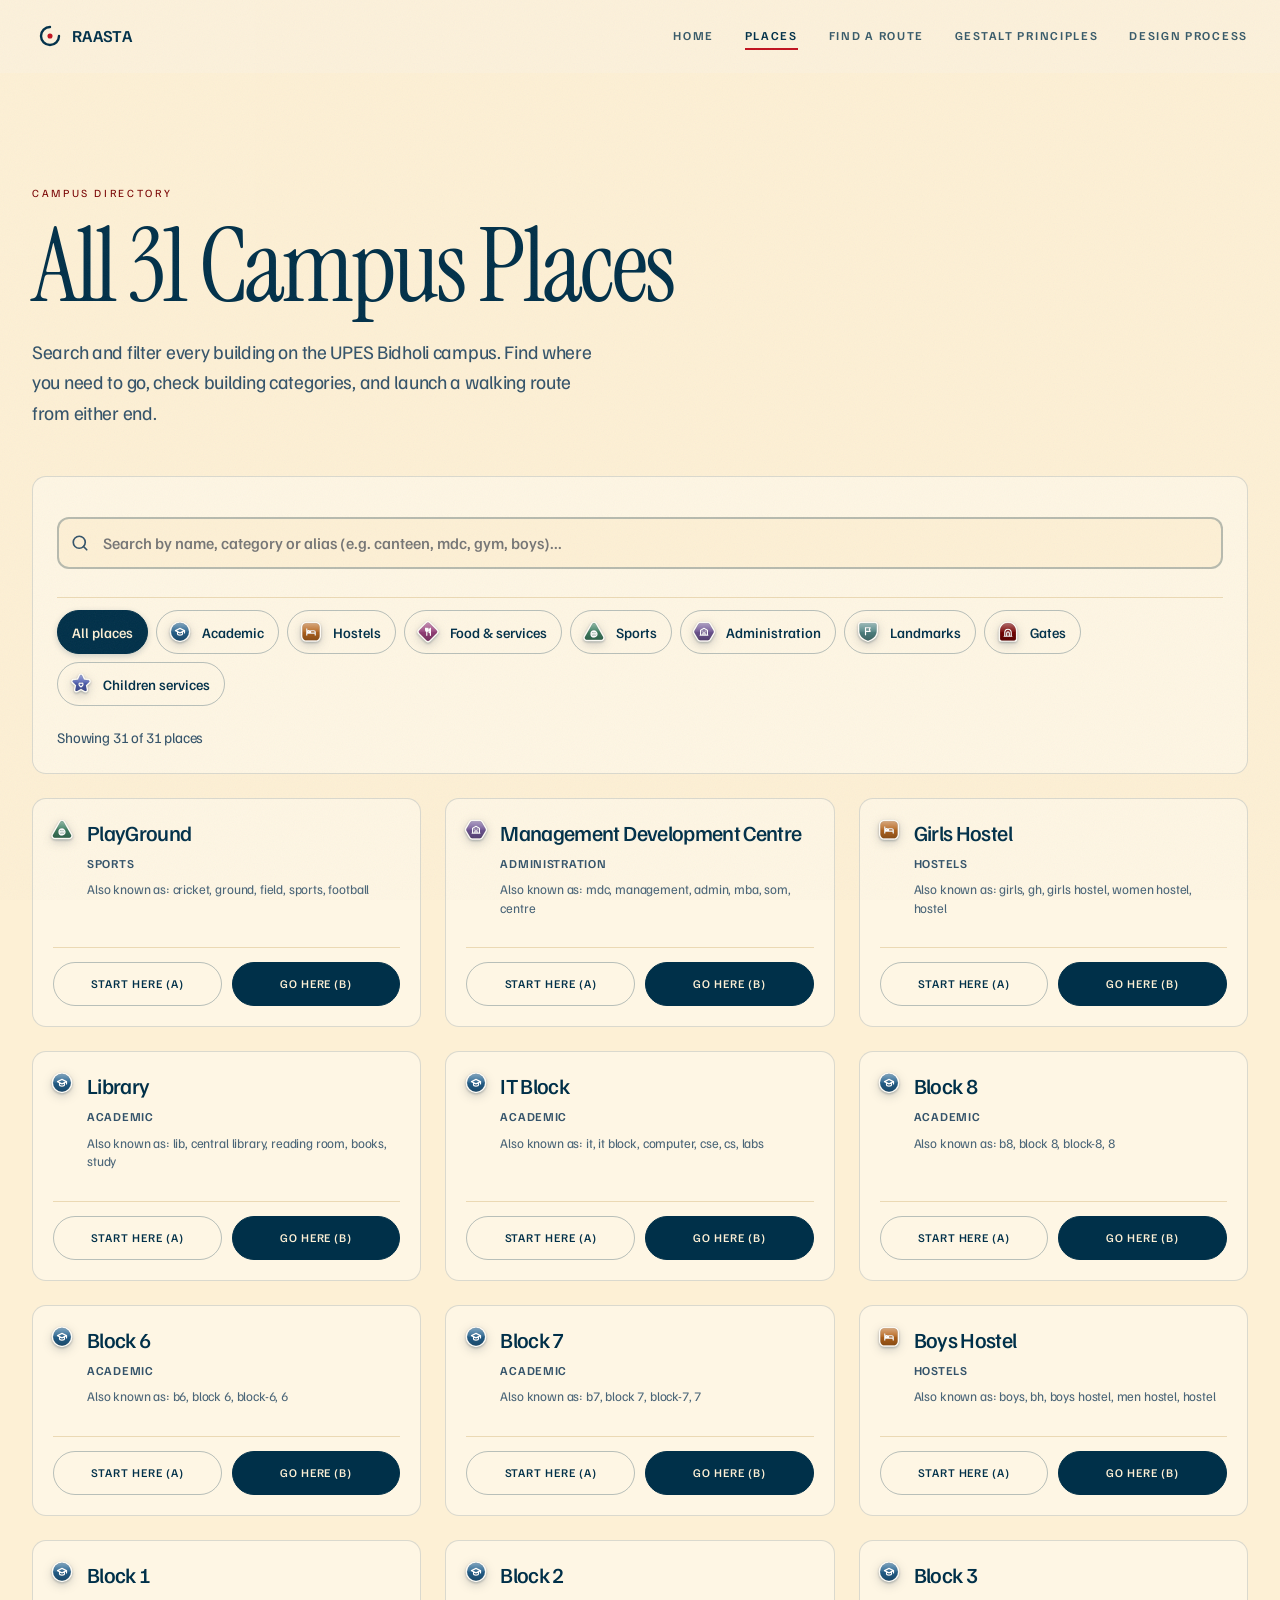
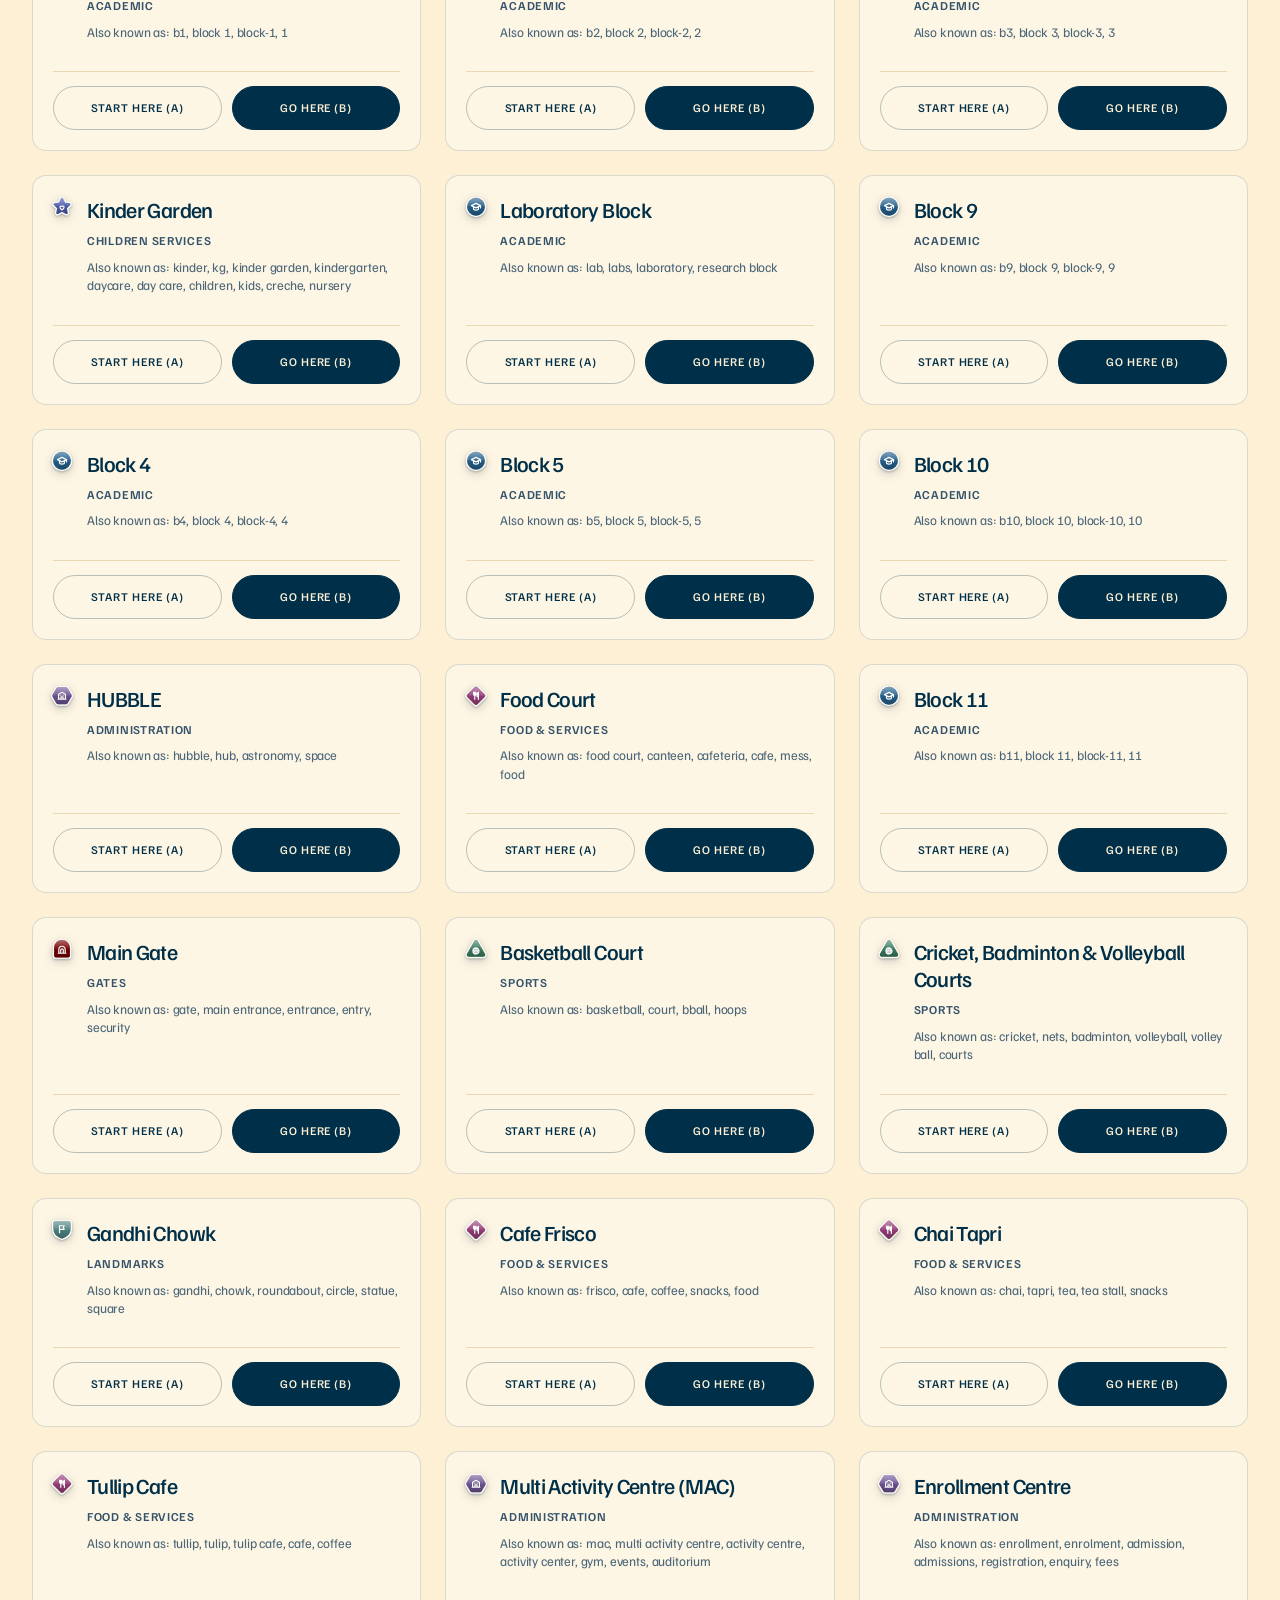
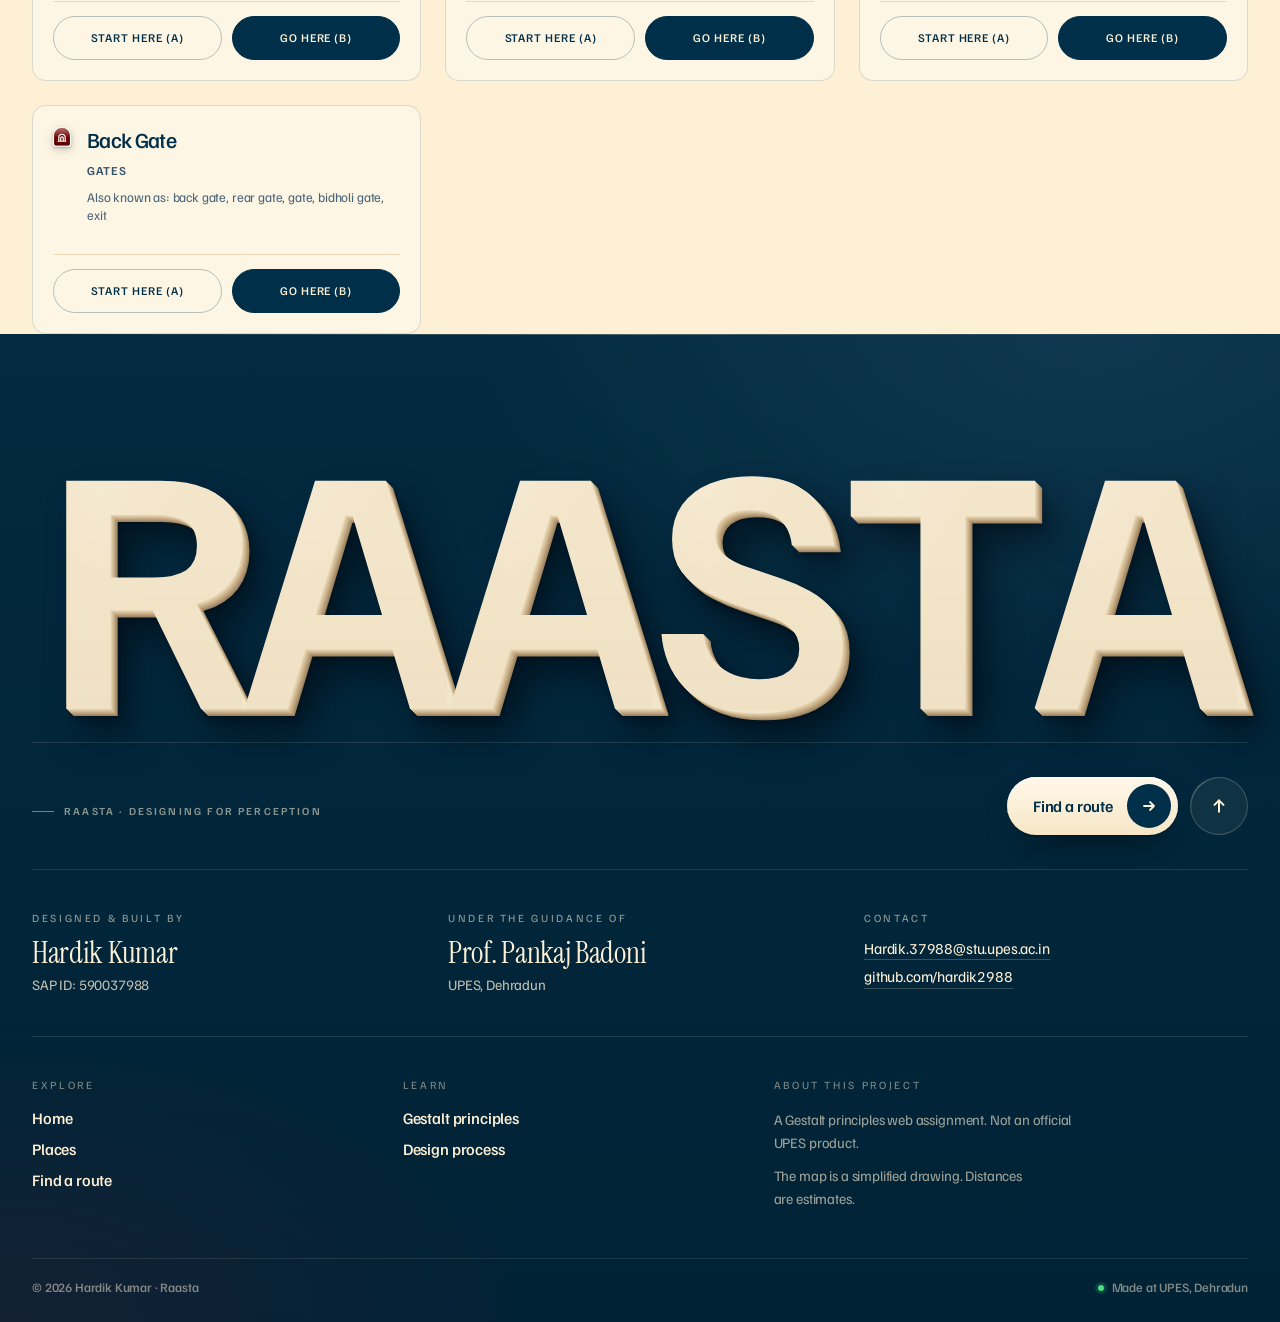
<file: places.html>
<!doctype html>
<html lang="en">
<head>
  <meta charset="utf-8">
  <meta name="viewport" content="width=device-width, initial-scale=1">
  <title>Campus Places Directory | Raasta</title>
  <meta name="description" content="Explore every academic block, hostels, food courts, sports facilities and administration centres on the UPES Bidholi campus.">
  <meta name="theme-color" content="#fdf0d5">
  <link rel="icon" type="image/svg+xml" href="assets/favicon.svg">
  <link rel="alternate icon" type="image/png" href="assets/favicon.png">

  <!-- Open Graph / Social -->
  <meta property="og:type" content="website">
  <meta property="og:site_name" content="Raasta">
  <meta property="og:title" content="Campus Places Directory | Raasta">
  <meta property="og:description" content="Explore every academic block, hostels, food courts, sports facilities and administration centres on the UPES Bidholi campus.">
  <meta property="og:image" content="https://raasta-cyan.vercel.app/assets/og-image.png">
  <meta property="og:url" content="https://raasta-cyan.vercel.app/places.html">
  <meta property="og:image:width" content="1200">
  <meta property="og:image:height" content="630">

  <!-- Twitter -->
  <meta name="twitter:card" content="summary_large_image">
  <meta name="twitter:title" content="Campus Places Directory | Raasta">
  <meta name="twitter:description" content="Explore every academic block, hostels, food courts, sports facilities and administration centres on the UPES Bidholi campus.">
  <meta name="twitter:image" content="https://raasta-cyan.vercel.app/assets/og-image.png">

  <link rel="preconnect" href="https://fonts.googleapis.com">
  <link rel="preconnect" href="https://fonts.gstatic.com" crossorigin>
  <link href="https://fonts.googleapis.com/css2?family=Familjen+Grotesk:wght@400;500;600;700&family=Instrument+Serif:ital@0;1&display=swap" rel="stylesheet">
  <link rel="stylesheet" href="css/styles.css">
  <link rel="stylesheet" href="css/theme.css">
  <!-- Prepare pages in the background when a link is hovered, so moving between pages is near-instant -->
  <script type="speculationrules">{"prerender":[{"where":{"href_matches":"/*.html"},"eagerness":"moderate"}]}</script>
</head>
<body>
  <a class="skip" href="#main">Skip to content</a>

  <header class="site-header">
    <div class="wrap">
      <a class="brand" href="index.html" aria-label="Raasta home">
        <svg viewBox="0 0 32 32" aria-hidden="true" width="32" height="32"><path d="M16 4a12 12 0 1 0 12 12" fill="none" stroke="currentColor" stroke-width="3.2" stroke-linecap="round"/><circle cx="16" cy="16" r="3.4" fill="#c1121f"/></svg>
        Raasta
      </a>
      <button class="menu-btn" aria-expanded="false" aria-controls="nav" aria-label="Open navigation menu">Menu</button>
      <nav class="nav" id="nav" aria-label="Main">
        <a href="index.html">Home</a>
        <a href="places.html" aria-current="page">Places</a>
        <a href="wayfinder.html">Find a route</a>
        <a href="gestalt.html">Gestalt principles</a>
        <a href="process.html">Design process</a>
      </nav>
    </div>
  </header>

  <main id="main">
    <div class="wrap">
      <div class="page-head">
        <span class="eyebrow">Campus directory</span>
        <h1 style="font-size:clamp(1.9rem,4vw,2.8rem)">All <span data-place-count>21</span> Campus Places</h1>
        <p class="lead">Search and filter every building on the UPES Bidholi campus. Find where you need to go, check building categories, and launch a walking route from either end.</p>
      </div>

      <section class="card" aria-label="Places directory toolbar" style="margin-bottom: var(--space-5);">
        <div class="dir-toolbar">
          <div class="dir-search-wrap">
            <svg class="dir-search-icon" width="18" height="18" viewBox="0 0 24 24" fill="none" stroke="currentColor" stroke-width="2.2" stroke-linecap="round" stroke-linejoin="round" aria-hidden="true">
              <circle cx="11" cy="11" r="8"/><line x1="21" y1="21" x2="16.65" y2="16.65"/>
            </svg>
            <input type="search"
                   id="dir-search"
                   class="dir-search-input"
                   placeholder="Search by name, category or alias (e.g. canteen, mdc, gym, boys)..."
                   aria-label="Search campus places by name or alias"
                   autocomplete="off"
                   spellcheck="false">
          </div>

          <fieldset>
            <legend class="sr-only">Filter places by category</legend>
            <div class="chips dir-filters" id="dir-filters" role="group" aria-label="Filter by place type"></div>
          </fieldset>

          <p class="dir-count" id="dir-count" aria-live="polite">Showing 21 of 21 places</p>
        </div>
      </section>

      <!-- Responsive Places Grid (1 col phone, 2 col tablet, 3 col desktop) -->
      <section aria-label="Campus places catalog">
        <h2 class="sr-only">Campus places directory list</h2>
        <div class="places-grid" id="places-grid" style="min-height: 600px;"></div>

        <div id="dir-empty" class="empty-state" style="margin-top: 32px;" hidden>
          <p style="margin: 0 0 8px; font-weight: 600; font-size: 1.1rem; color: var(--ink);">No campus places matched your search.</p>
          <p style="margin: 0; font-size: 0.92rem;">Try searching for a different keyword, block number, acronym (like MDC or SOCS), or clear the category filter above.</p>
        </div>
      </section>
    </div>
  </main>

  <footer class="site-footer">
    <div class="wrap">
      <div>
        <p><strong>Raasta</strong> · "Designing for Perception"</p>
        <p>A Gestalt principles web assignment. Not an official UPES product.</p>
      </div>
      <div>
        <p><a href="gestalt.html">Gestalt principles</a> · <a href="process.html">Design process</a></p>
      </div>
    </div>
    <div class="wrap footer-credits" aria-label="Project credits">
      <div class="credit-item">
        <span class="micro">Designed &amp; built by</span>
        <strong>Hardik Kumar</strong>
        <span>SAP ID: 590037988</span>
      </div>
      <div class="credit-item">
        <span class="micro">Under the guidance of</span>
        <strong>Prof. Pankaj Badoni</strong>
        <span>UPES, Dehradun</span>
      </div>
      <div class="credit-item">
        <span class="micro">Contact</span>
        <a href="mailto:Hardik.37988@stu.upes.ac.in">Hardik.37988@stu.upes.ac.in</a>
        <a href="https://github.com/hardik2988" target="_blank" rel="noopener">github.com/hardik2988</a>
      </div>
    </div>
  </footer>

  <script src="js/data.js"></script>
  <script src="js/site.js"></script>
  <script>
    /*
      Places Directory interaction:
      - Real-time search filter matching place names, categories, and aliases
      - Category filter chips matching Gestalt Similarity & Proximity
      - Live screen-reader announcement of result counts
      - Direct links to wayfinder.html prefilling ?from=ID or ?to=ID
    */
    (() => {
      const C = CAMPUS;
      const searchInput = document.getElementById('dir-search');
      const filtersEl = document.getElementById('dir-filters');
      const gridEl = document.getElementById('places-grid');
      const countEl = document.getElementById('dir-count');
      const emptyEl = document.getElementById('dir-empty');

      let currentCat = 'all';
      let currentQuery = '';

      // Populate category filter chips
      filtersEl.innerHTML =
        '<button type="button" class="chip" data-cat="all" aria-pressed="true">All places</button>' +
        Object.entries(C.categories).map(([k, c]) =>
          `<button type="button" class="chip" data-cat="${k}" aria-pressed="false">${Site.pinHTML(k)}${c.label}</button>`
        ).join('');

      // Filter and render cards
      function renderDirectory() {
        const q = currentQuery.trim().toLowerCase();

        const filtered = C.places.filter(p => {
          // Category match
          if (currentCat !== 'all' && p.cat !== currentCat) {
            return false;
          }

          // Search query match
          if (!q) return true;

          const nameMatch = p.name.toLowerCase().includes(q);
          const catMatch = C.categories[p.cat].label.toLowerCase().includes(q);
          const aliasMatch = Array.isArray(p.aliases) && p.aliases.some(a => a.toLowerCase().includes(q));

          return nameMatch || catMatch || aliasMatch;
        });

        const total = C.places.length;
        const count = filtered.length;
        countEl.textContent = `Showing ${count} of ${total} places`;

        if (count === 0) {
          gridEl.innerHTML = '';
          emptyEl.hidden = false;
          return;
        }

        emptyEl.hidden = true;
        gridEl.innerHTML = filtered.map(p => {
          const cat = C.categories[p.cat];
          const aliasesText = Array.isArray(p.aliases) && p.aliases.length > 0 ? p.aliases.join(', ') : '';

          return `
            <article class="card place-card" data-cat="${p.cat}" data-id="${p.id}">
              <div class="place-card-top">
                ${Site.pinHTML(p.cat)}
                <div class="place-card-info">
                  <h3>${p.name}</h3>
                  <span class="place-cat-badge">${cat.label}</span>
                  ${aliasesText ? `<span class="place-aliases">Also known as: ${aliasesText}</span>` : ''}
                </div>
              </div>
              <div class="place-card-actions">
                <a href="wayfinder.html?from=${encodeURIComponent(p.id)}" class="btn btn-secondary btn-small" aria-label="Start here (A) at ${p.name}">Start here (A)</a>
                <a href="wayfinder.html?to=${encodeURIComponent(p.id)}" class="btn btn-primary btn-small" aria-label="Go here (B) to ${p.name}">Go here (B)</a>
              </div>
            </article>
          `;
        }).join('');
      }

      // Filter chip clicks
      filtersEl.addEventListener('click', e => {
        const chip = e.target.closest('.chip');
        if (!chip) return;
        currentCat = chip.dataset.cat;
        filtersEl.querySelectorAll('.chip').forEach(c => {
          c.setAttribute('aria-pressed', String(c.dataset.cat === currentCat));
        });
        renderDirectory();
      });

      // Search input handler
      searchInput.addEventListener('input', e => {
        currentQuery = e.target.value;
        renderDirectory();
      });

      // Initial render
      renderDirectory();
    })();
  </script>
</body>
</html>
</file>
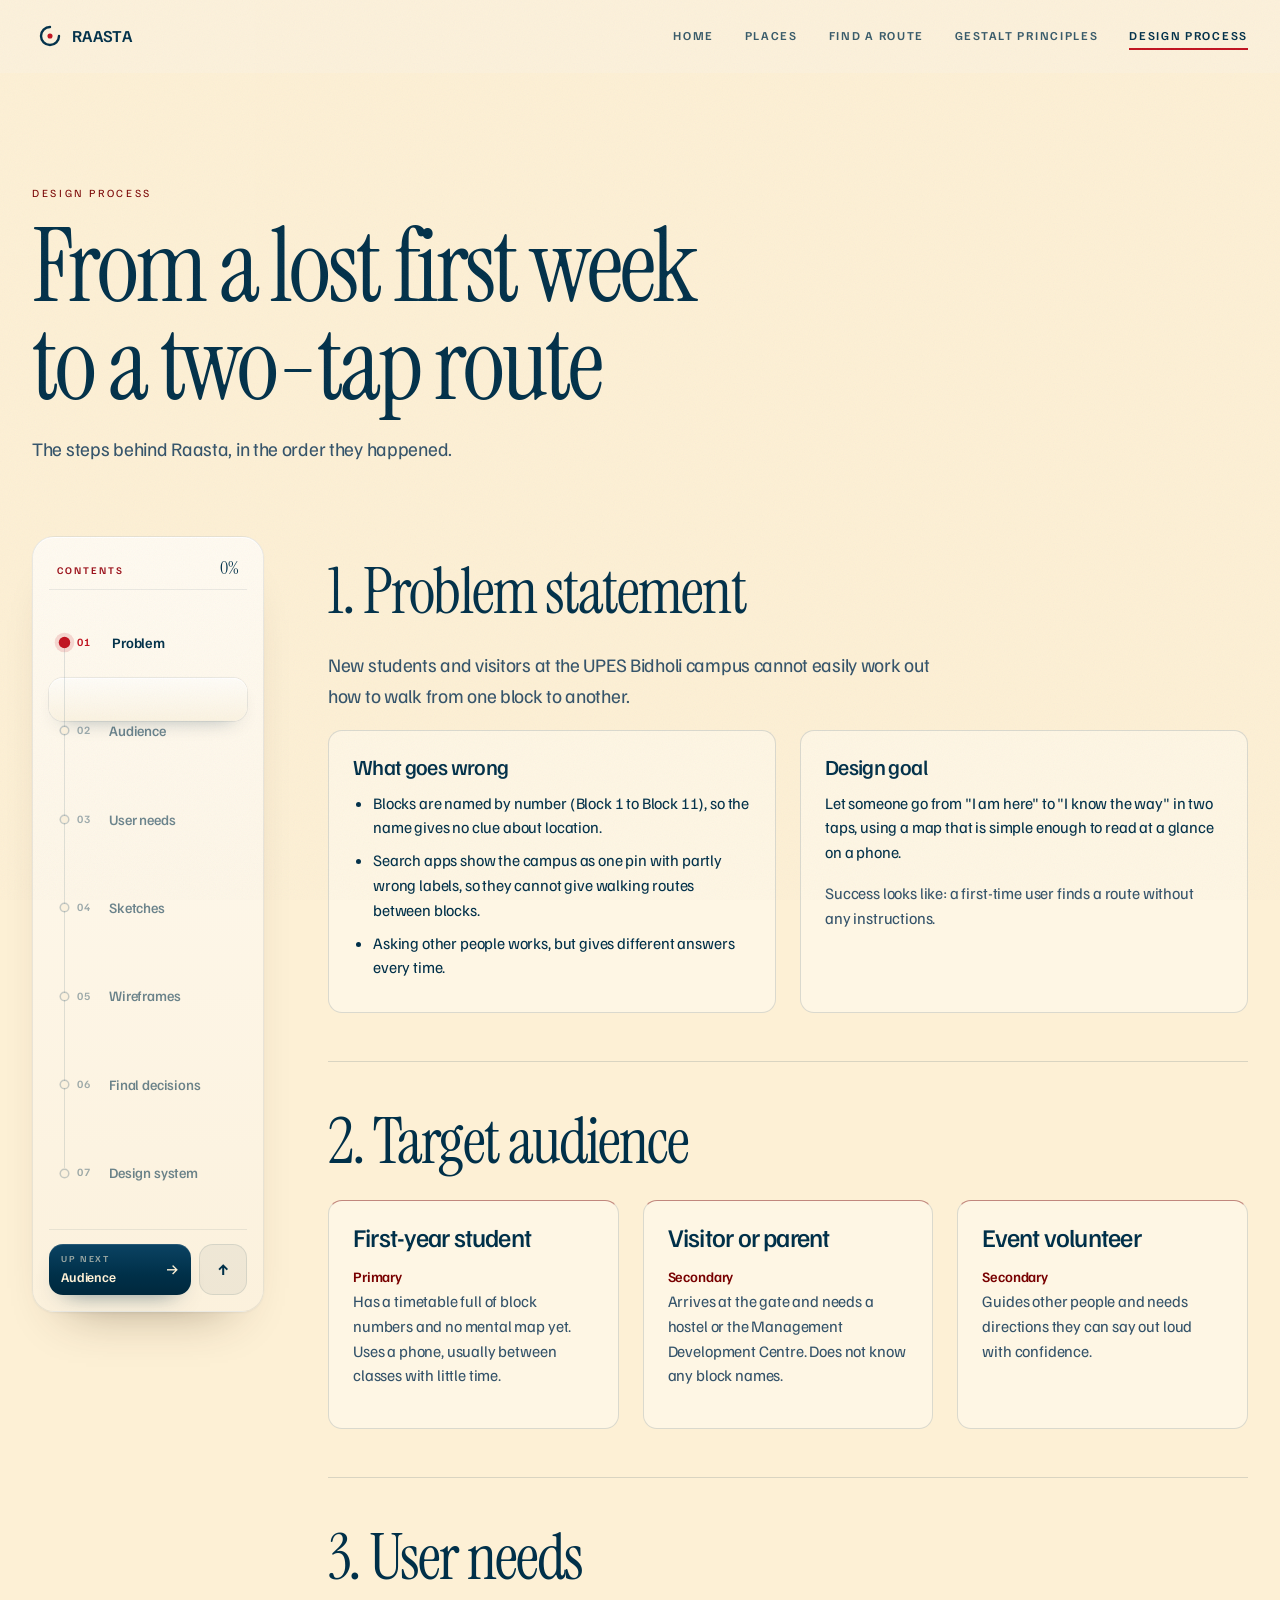
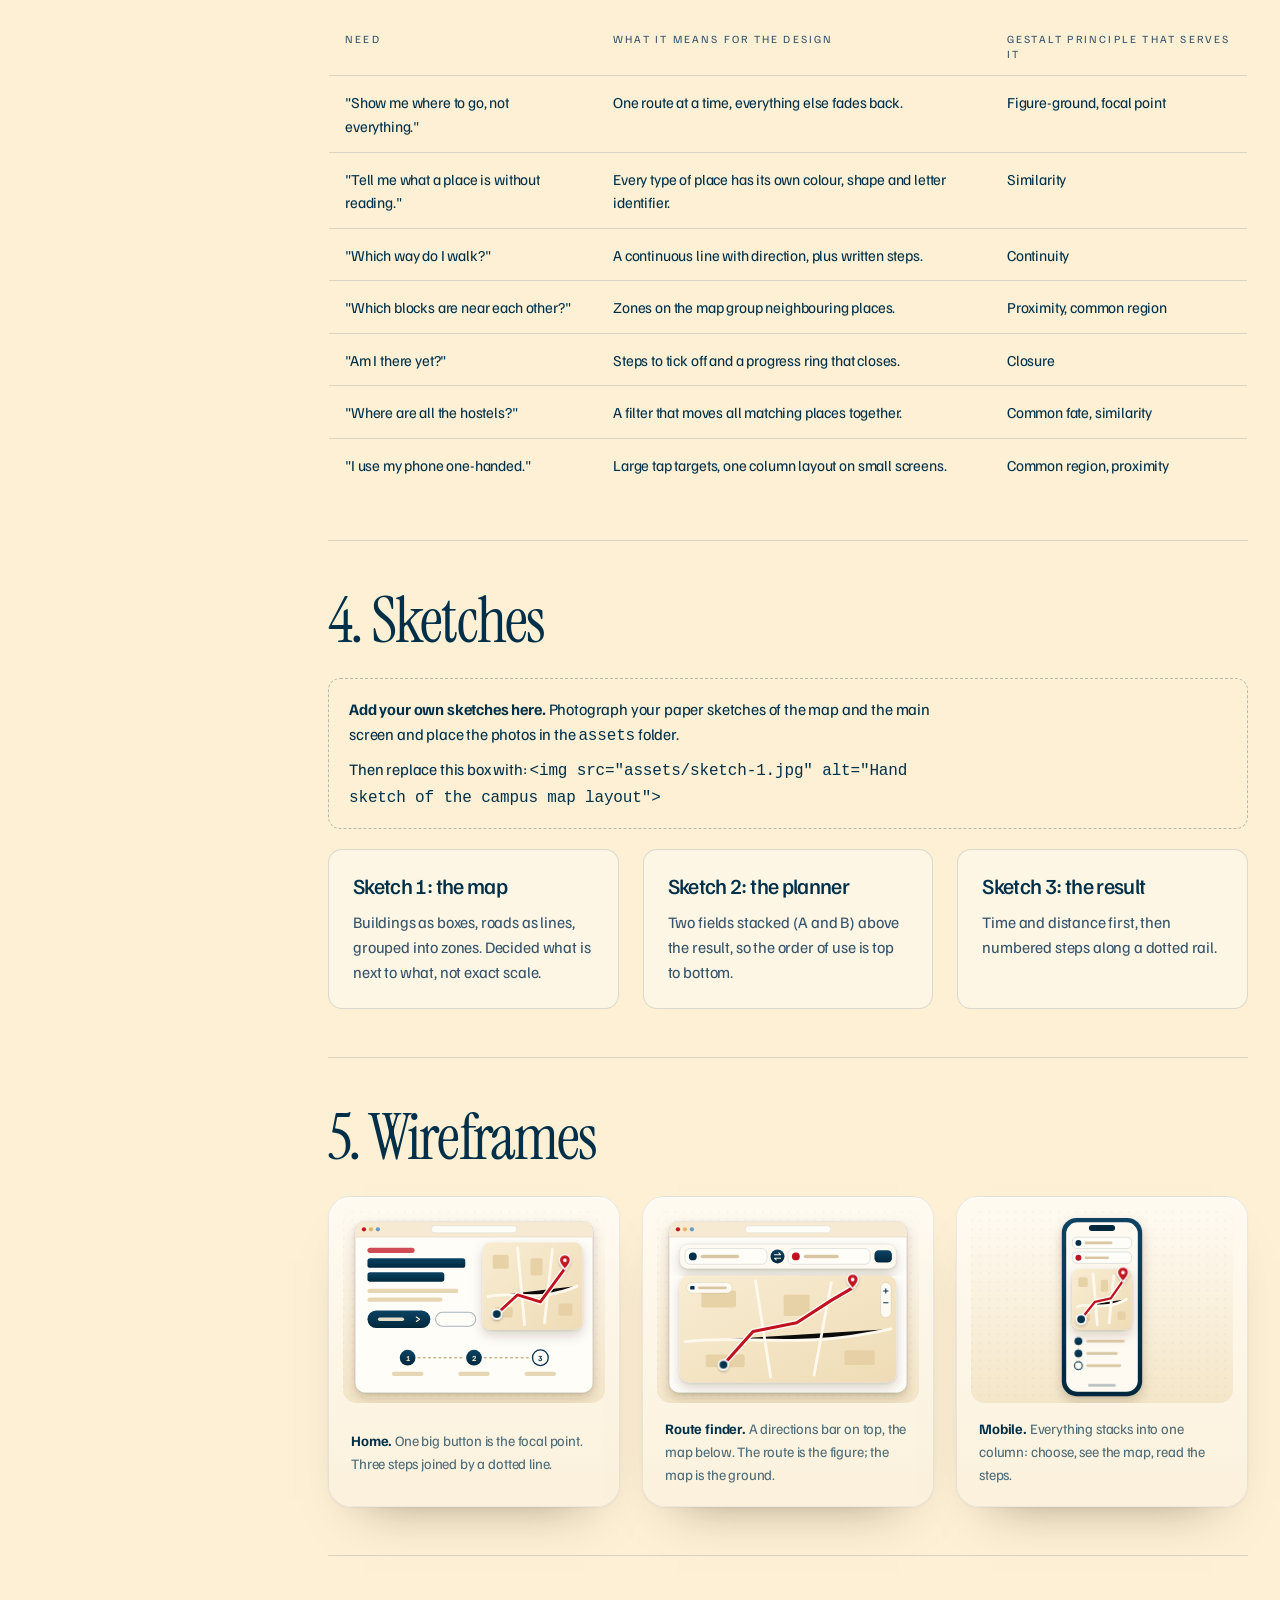
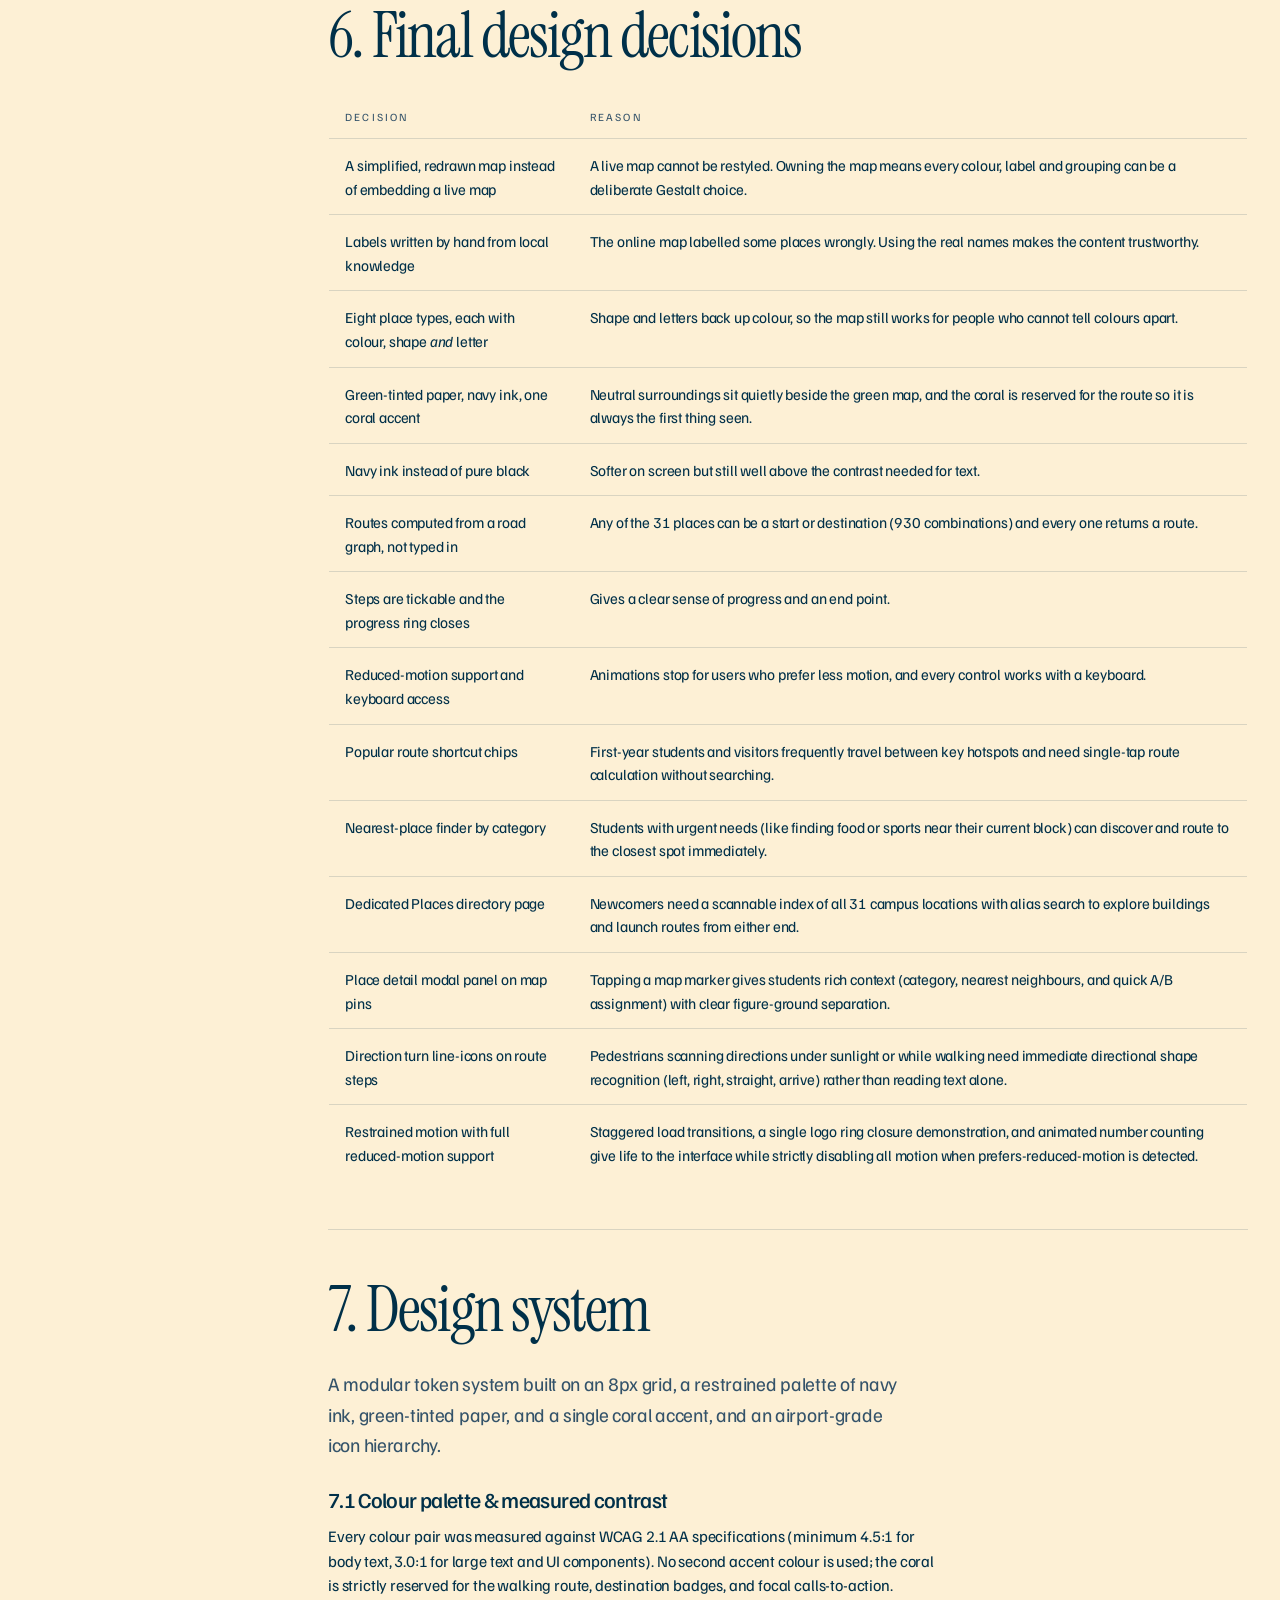
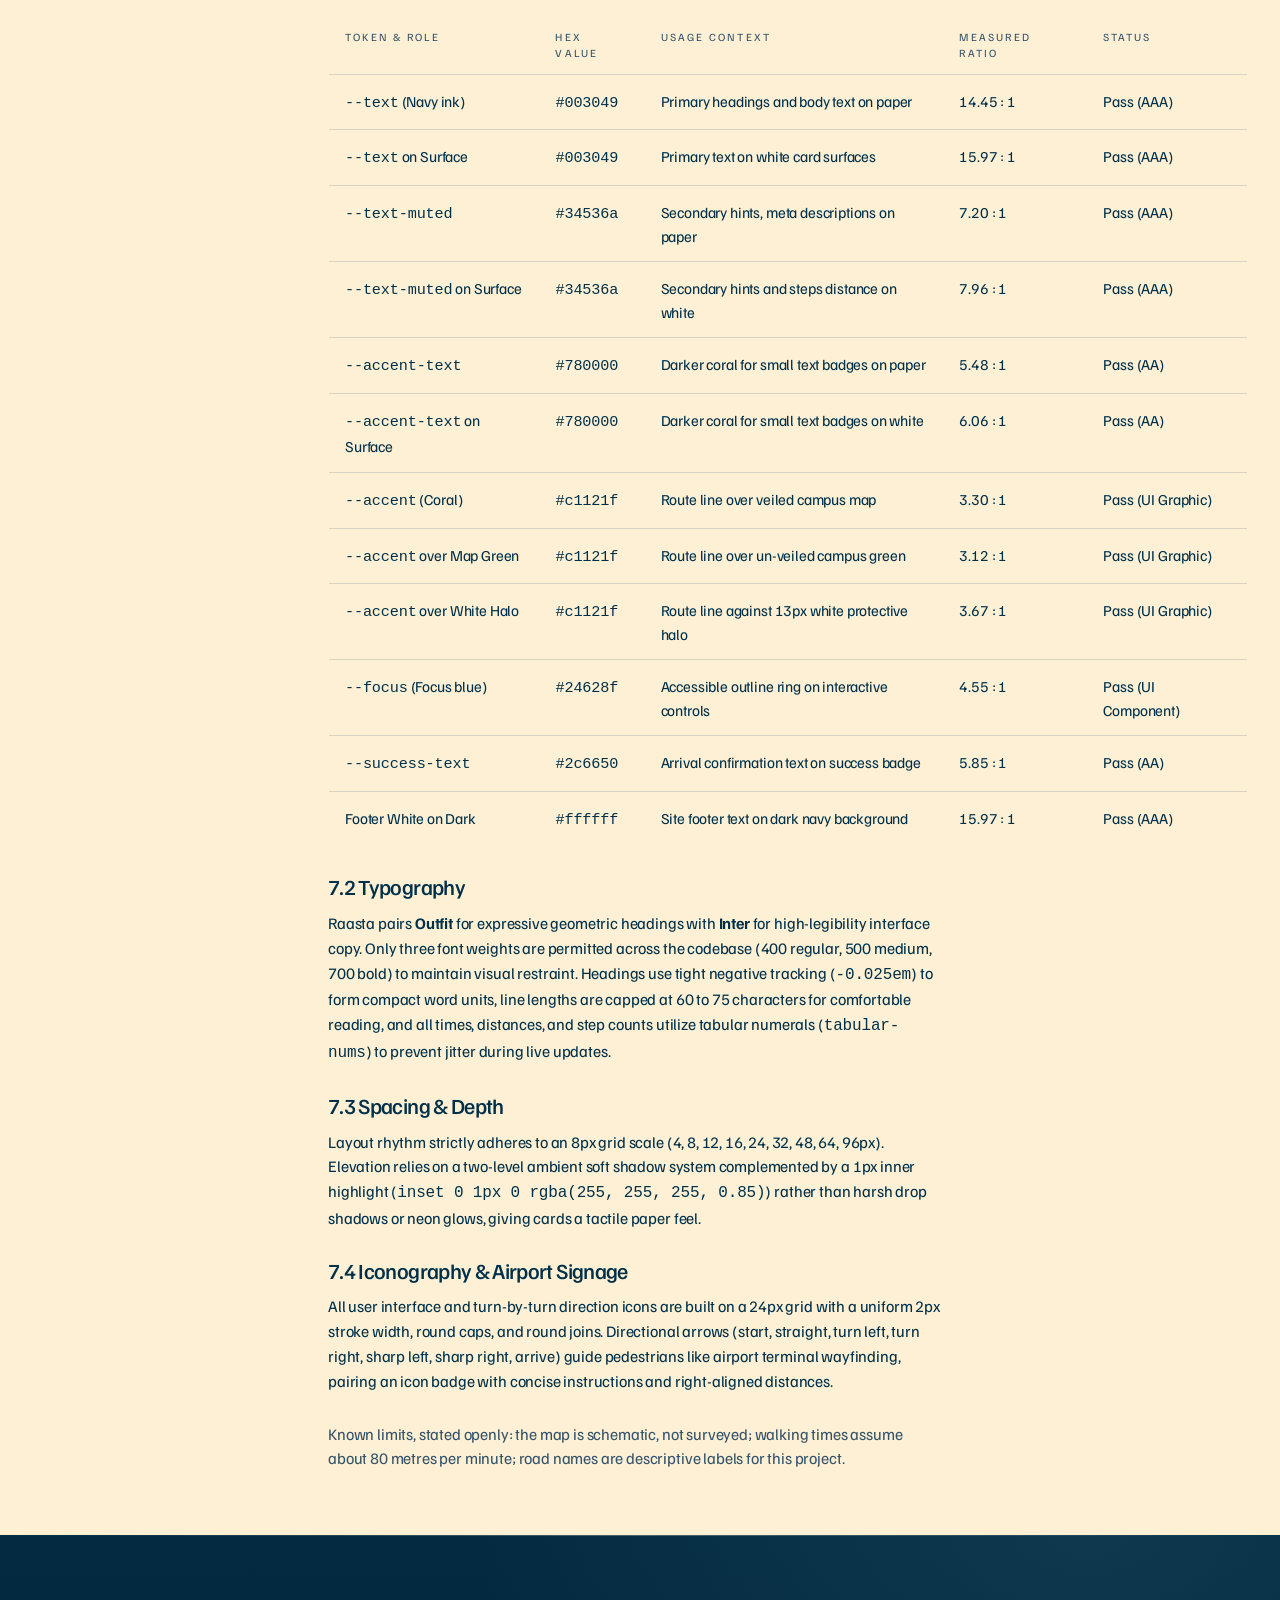
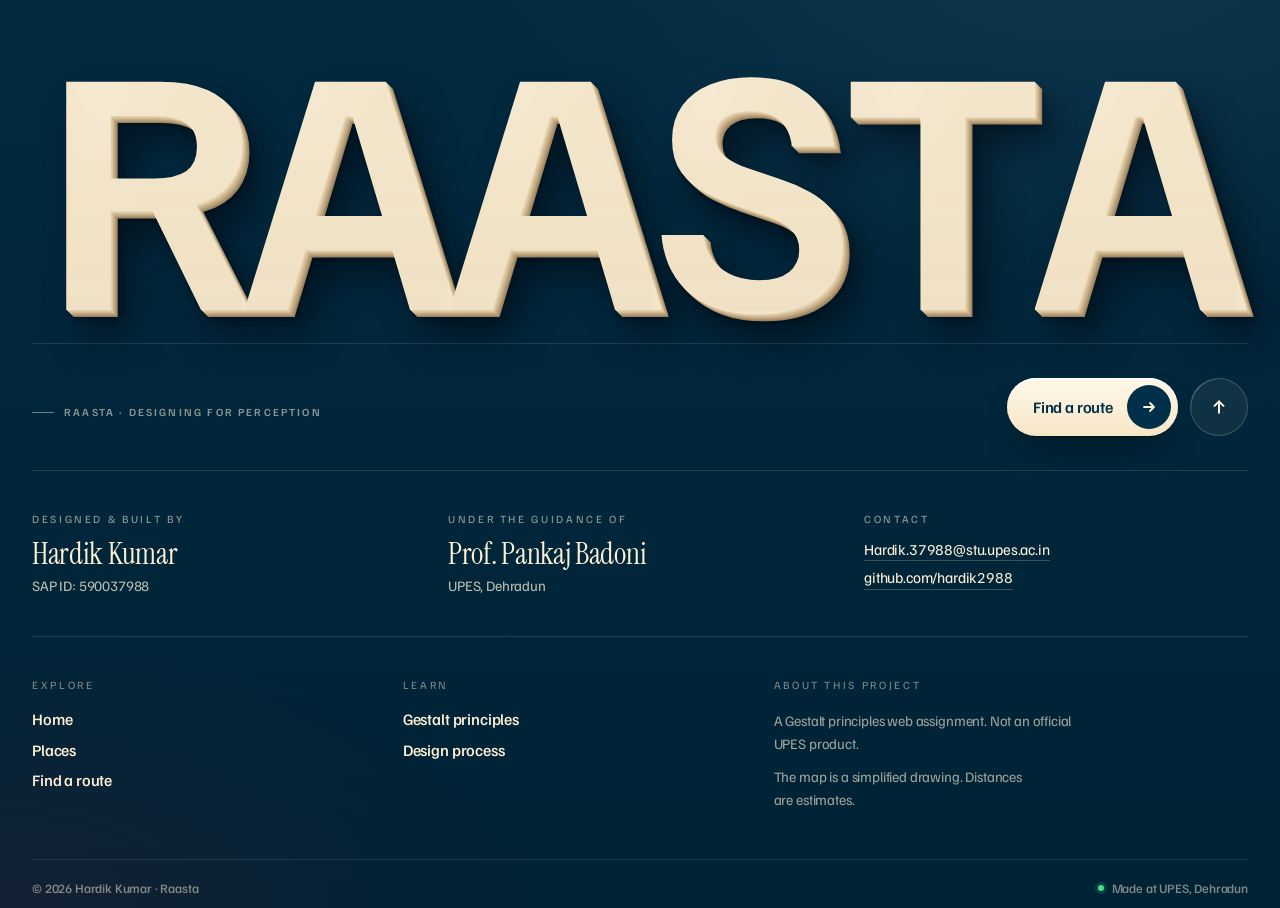
<file: process.html>
<!doctype html>
<html lang="en">
<head>
  <meta charset="utf-8">
  <meta name="viewport" content="width=device-width, initial-scale=1">
  <title>Design process | Raasta</title>
  <meta name="description" content="How Raasta was designed: problem, audience, needs, sketches, wireframes, final decisions and design system.">
  <meta name="theme-color" content="#fdf0d5">
  <link rel="icon" type="image/svg+xml" href="assets/favicon.svg">
  <link rel="alternate icon" type="image/png" href="assets/favicon.png">

  <!-- Open Graph / Social -->
  <meta property="og:type" content="website">
  <meta property="og:site_name" content="Raasta">
  <meta property="og:title" content="Design process | Raasta">
  <meta property="og:description" content="How Raasta was designed: problem, audience, needs, sketches, wireframes, final decisions and design system.">
  <meta property="og:image" content="https://raasta-cyan.vercel.app/assets/og-image.png">
  <meta property="og:url" content="https://raasta-cyan.vercel.app/process.html">
  <meta property="og:image:width" content="1200">
  <meta property="og:image:height" content="630">

  <!-- Twitter -->
  <meta name="twitter:card" content="summary_large_image">
  <meta name="twitter:title" content="Design process | Raasta">
  <meta name="twitter:description" content="How Raasta was designed: problem, audience, needs, sketches, wireframes, final decisions and design system.">
  <meta name="twitter:image" content="https://raasta-cyan.vercel.app/assets/og-image.png">

  <link rel="preconnect" href="https://fonts.googleapis.com">
  <link rel="preconnect" href="https://fonts.gstatic.com" crossorigin>
  <link href="https://fonts.googleapis.com/css2?family=Familjen+Grotesk:wght@400;500;600;700&family=Instrument+Serif:ital@0;1&display=swap" rel="stylesheet">
  <link rel="stylesheet" href="css/styles.css">
  <link rel="stylesheet" href="css/theme.css">
  <!-- Prepare pages in the background when a link is hovered, so moving between pages is near-instant -->
  <script type="speculationrules">{"prerender":[{"where":{"href_matches":"/*.html"},"eagerness":"moderate"}]}</script>
</head>
<body>
  <a class="skip" href="#main">Skip to content</a>

  <header class="site-header">
    <div class="wrap">
      <a class="brand" href="index.html" aria-label="Raasta home">
        <svg viewBox="0 0 32 32" aria-hidden="true" width="32" height="32"><path d="M16 4a12 12 0 1 0 12 12" fill="none" stroke="currentColor" stroke-width="3.2" stroke-linecap="round"/><circle cx="16" cy="16" r="3.4" fill="#c1121f"/></svg>
        Raasta
      </a>
      <button class="menu-btn" aria-expanded="false" aria-controls="nav" aria-label="Open navigation menu">Menu</button>
      <nav class="nav" id="nav" aria-label="Main">
        <a href="index.html">Home</a>
        <a href="places.html">Places</a>
        <a href="wayfinder.html">Find a route</a>
        <a href="gestalt.html">Gestalt principles</a>
        <a href="process.html" aria-current="page">Design process</a>
      </nav>
    </div>
  </header>

  <main id="main">
    <div class="wrap">
      <div class="page-head">
        <span class="eyebrow">Design process</span>
        <h1 style="font-size:clamp(1.9rem,4vw,2.8rem)">From a lost first week to a two-tap route</h1>
        <p class="lead">The steps behind Raasta, in the order they happened.</p>
        <ul class="process-nav">
          <li><a href="#problem">Problem</a></li>
          <li><a href="#audience">Audience</a></li>
          <li><a href="#needs">User needs</a></li>
          <li><a href="#sketches">Sketches</a></li>
          <li><a href="#wireframes">Wireframes</a></li>
          <li><a href="#decisions">Final decisions</a></li>
          <li><a href="#system">Design system</a></li>
        </ul>
      </div>

      <section class="p-section" id="problem">
        <h2>1. Problem statement</h2>
        <p class="lead">New students and visitors at the UPES Bidholi campus cannot easily work out how to walk from one block to another.</p>
        <div class="grid-2">
          <div class="card">
            <h3>What goes wrong</h3>
            <ul class="needs">
              <li>Blocks are named by number (Block 1 to Block 11), so the name gives no clue about location.</li>
              <li>Search apps show the campus as one pin with partly wrong labels, so they cannot give walking routes between blocks.</li>
              <li>Asking other people works, but gives different answers every time.</li>
            </ul>
          </div>
          <div class="card">
            <h3>Design goal</h3>
            <p>Let someone go from "I am here" to "I know the way" in two taps, using a map that is simple enough to read at a glance on a phone.</p>
            <p class="muted" style="margin:0">Success looks like: a first-time user finds a route without any instructions.</p>
          </div>
        </div>
      </section>

      <section class="p-section" id="audience">
        <h2>2. Target audience</h2>
        <div class="grid-3">
          <article class="card persona"><h3>First-year student</h3><span class="role">Primary</span><p>Has a timetable full of block numbers and no mental map yet. Uses a phone, usually between classes with little time.</p></article>
          <article class="card persona"><h3>Visitor or parent</h3><span class="role">Secondary</span><p>Arrives at the gate and needs a hostel or the Management Development Centre. Does not know any block names.</p></article>
          <article class="card persona"><h3>Event volunteer</h3><span class="role">Secondary</span><p>Guides other people and needs directions they can say out loud with confidence.</p></article>
        </div>
      </section>

      <section class="p-section" id="needs">
        <h2>3. User needs</h2>
        <div class="table-scroll">
          <table>
            <thead><tr><th>Need</th><th>What it means for the design</th><th>Gestalt principle that serves it</th></tr></thead>
            <tbody>
              <tr><td>"Show me where to go, not everything."</td><td>One route at a time, everything else fades back.</td><td>Figure-ground, focal point</td></tr>
              <tr><td>"Tell me what a place is without reading."</td><td>Every type of place has its own colour, shape and letter identifier.</td><td>Similarity</td></tr>
              <tr><td>"Which way do I walk?"</td><td>A continuous line with direction, plus written steps.</td><td>Continuity</td></tr>
              <tr><td>"Which blocks are near each other?"</td><td>Zones on the map group neighbouring places.</td><td>Proximity, common region</td></tr>
              <tr><td>"Am I there yet?"</td><td>Steps to tick off and a progress ring that closes.</td><td>Closure</td></tr>
              <tr><td>"Where are all the hostels?"</td><td>A filter that moves all matching places together.</td><td>Common fate, similarity</td></tr>
              <tr><td>"I use my phone one-handed."</td><td>Large tap targets, one column layout on small screens.</td><td>Common region, proximity</td></tr>
            </tbody>
          </table>
        </div>
      </section>

      <section class="p-section" id="sketches">
        <h2>4. Sketches</h2>
        <div class="pending">
          <p style="margin:0 0 8px"><strong>Add your own sketches here.</strong> Photograph your paper sketches of the map and the main screen and place the photos in the <code>assets</code> folder.</p>
          <p style="margin:0">Then replace this box with: <code>&lt;img src="assets/sketch-1.jpg" alt="Hand sketch of the campus map layout"&gt;</code></p>
        </div>
        <div class="grid-3" style="margin-top:20px">
          <div class="card"><h3>Sketch 1: the map</h3><p class="muted" style="margin:0">Buildings as boxes, roads as lines, grouped into zones. Decided what is next to what, not exact scale.</p></div>
          <div class="card"><h3>Sketch 2: the planner</h3><p class="muted" style="margin:0">Two fields stacked (A and B) above the result, so the order of use is top to bottom.</p></div>
          <div class="card"><h3>Sketch 3: the result</h3><p class="muted" style="margin:0">Time and distance first, then numbered steps along a dotted rail.</p></div>
        </div>
      </section>

      <section class="p-section" id="wireframes">
        <h2>5. Wireframes</h2>
        <div class="wf-grid">
          <figure class="wf" style="margin:0">
            <span class="wf-tag">01 · Home</span>
            <svg viewBox="0 0 300 220" role="img" aria-label="Wireframe of the home page: a headline and one large button on the left, a map preview on the right, then three steps below">
              <defs>
                <pattern id="wfDots1" width="10" height="10" patternUnits="userSpaceOnUse"><circle cx="1" cy="1" r=".7" fill="#003049" opacity=".10"/></pattern>
                <linearGradient id="wfPaper1" x1="0" y1="0" x2="0" y2="1"><stop offset="0" stop-color="#fffaf1"/><stop offset="1" stop-color="#f4e6c8"/></linearGradient>
                <linearGradient id="wfMap1" x1="0" y1="0" x2="1" y2="1"><stop offset="0" stop-color="#f8ecd2"/><stop offset="1" stop-color="#efdcb6"/></linearGradient>
                <linearGradient id="wfNavy1" x1="0" y1="0" x2="0" y2="1"><stop offset="0" stop-color="#0b4363"/><stop offset="1" stop-color="#00283d"/></linearGradient>
                <filter id="wfShadow1" x="-20%" y="-20%" width="140%" height="150%"><feDropShadow dx="0" dy="6" stdDeviation="7" flood-color="#3a2810" flood-opacity=".18"/><feDropShadow dx="0" dy="1" stdDeviation="1" flood-color="#003049" flood-opacity=".12"/></filter>
                <filter id="wfPin1" x="-50%" y="-50%" width="200%" height="200%"><feDropShadow dx="0" dy="1.5" stdDeviation="1.4" flood-color="#000" flood-opacity=".3"/></filter>
              </defs>
              <rect width="300" height="220" fill="url(#wfPaper1)"/><rect width="300" height="220" fill="url(#wfDots1)"/>
              <g filter="url(#wfShadow1)"><rect x="14" y="12" width="272" height="196" rx="11" fill="#fffdf8" stroke="#003049" stroke-opacity=".1"/></g><path d="M14 23 a11 11 0 0 1 11 -11 h250 a11 11 0 0 1 11 11 v7 h-272 z" fill="#f6ead3"/><line x1="14" y1="30" x2="286" y2="30" stroke="#003049" stroke-opacity=".08"/><circle cx="24" cy="21" r="2.4" fill="#c1121f"/><circle cx="32" cy="21" r="2.4" fill="#e0b46a"/><circle cx="40" cy="21" r="2.4" fill="#669bbc"/><rect x="101.04" y="17" width="97.92" height="8" rx="4" fill="#fffdf8" stroke="#003049" stroke-opacity=".08"/>
              <rect x="28" y="42" width="54" height="6" rx="3" fill="#c1121f" opacity=".75"/>
              <rect x="28" y="54" width="112" height="11" rx="3" fill="url(#wfNavy1)"/><rect x="28" y="70" width="88" height="11" rx="3" fill="url(#wfNavy1)"/>
              <rect x="28" y="89" width="104" height="5" rx="2.5" fill="#e7d6b4"/><rect x="28" y="99" width="86" height="5" rx="2.5" fill="#e7d6b4"/>
              <rect x="28" y="114" width="72" height="20" rx="10" fill="url(#wfNavy1)"/><path d="M84 121.5 l3.5 2.5 -3.5 2.5" fill="none" stroke="#fdf0d5" stroke-width="1.4" stroke-linecap="round" stroke-linejoin="round"/>
              <rect x="40" y="122" width="30" height="4" rx="2" fill="#fdf0d5" opacity=".9"/>
              <rect x="106" y="116" width="46" height="16" rx="8" fill="none" stroke="#003049" stroke-opacity=".35" stroke-width="1.2"/>
              <g filter="url(#wfShadow1)"><rect x="160" y="36" width="114" height="100" rx="9" fill="url(#wfMap1)"/></g>
              <g stroke="#fffaf0" stroke-width="3.2" stroke-linecap="round" opacity=".95"><path d="M166 98.0 C194.2 91.0 222.7 106.0 268 86.0"/><path d="M199.9 42 L207.88 130"/><path d="M239.8 44 L230.68 128"/></g><g fill="#e6cfa3" opacity=".9"><rect x="171.4" y="50.0" width="18.240000000000002" height="16.0" rx="2"/><rect x="214.72" y="54.0" width="13.68" height="20.0" rx="2"/><rect x="246.64" y="106.0" width="15.96" height="14.000000000000002" rx="2"/><rect x="173.68" y="110.0" width="20.52" height="12.0" rx="2"/></g>
              <path d="M176 118 L200 96 L226 104 L254 66" fill="none" stroke="#fffdf7" stroke-width="6.2" stroke-linecap="round" stroke-linejoin="round"/><path class="wf-route" d="M176 118 L200 96 L226 104 L254 66" pathLength="1" fill="none" stroke="#c1121f" stroke-width="3.2" stroke-linecap="round" stroke-linejoin="round"/><g filter="url(#wfPin1)"><circle cx="176" cy="118" r="5.5" fill="#003049" stroke="#fff" stroke-width="2"/><path class="wf-pinb" d="M254 67c-4.2-4.6-6.4-7.9-6.4-10.6a6.4 6.4 0 0 1 12.8 0c0 2.7-2.2 6-6.4 10.6z" fill="#c1121f" stroke="#fff" stroke-width="1.6"/><circle cx="254" cy="56.4" r="2.2" fill="#fff"/></g>
              <g><circle cx="74" cy="168" r="9" fill="url(#wfNavy1)"/><circle cx="150" cy="168" r="9" fill="url(#wfNavy1)"/><circle cx="226" cy="168" r="9" fill="#fffdf8" stroke="#003049" stroke-width="1.5"/>
              <text x="74" y="171.5" text-anchor="middle" font-size="9" font-weight="700" fill="#fdf0d5" font-family="Familjen Grotesk, sans-serif">1</text><text x="150" y="171.5" text-anchor="middle" font-size="9" font-weight="700" fill="#fdf0d5" font-family="Familjen Grotesk, sans-serif">2</text><text x="226" y="171.5" text-anchor="middle" font-size="9" font-weight="700" fill="#003049" font-family="Familjen Grotesk, sans-serif">3</text>
              <path d="M86 168 H138 M162 168 H214" stroke="#c9b48c" stroke-width="1.6" stroke-dasharray="2 4" stroke-linecap="round"/></g>
              <rect x="56" y="184" width="36" height="5" rx="2.5" fill="#e7d6b4"/><rect x="132" y="184" width="36" height="5" rx="2.5" fill="#e7d6b4"/><rect x="208" y="184" width="36" height="5" rx="2.5" fill="#e7d6b4"/>
            </svg>
            <figcaption><strong>Home.</strong> One big button is the focal point. Three steps joined by a dotted line.</figcaption>
          </figure>
          <figure class="wf" style="margin:0">
            <span class="wf-tag">02 · Route finder</span>
            <svg viewBox="0 0 300 220" role="img" aria-label="Wireframe of the route finder: a directions bar with start, swap and destination on top, the map below with a highlighted route">
              <defs>
                <pattern id="wfDots2" width="10" height="10" patternUnits="userSpaceOnUse"><circle cx="1" cy="1" r=".7" fill="#003049" opacity=".10"/></pattern>
                <linearGradient id="wfPaper2" x1="0" y1="0" x2="0" y2="1"><stop offset="0" stop-color="#fffaf1"/><stop offset="1" stop-color="#f4e6c8"/></linearGradient>
                <linearGradient id="wfMap2" x1="0" y1="0" x2="1" y2="1"><stop offset="0" stop-color="#f8ecd2"/><stop offset="1" stop-color="#efdcb6"/></linearGradient>
                <linearGradient id="wfNavy2" x1="0" y1="0" x2="0" y2="1"><stop offset="0" stop-color="#0b4363"/><stop offset="1" stop-color="#00283d"/></linearGradient>
                <filter id="wfShadow2" x="-20%" y="-20%" width="140%" height="150%"><feDropShadow dx="0" dy="6" stdDeviation="7" flood-color="#3a2810" flood-opacity=".18"/><feDropShadow dx="0" dy="1" stdDeviation="1" flood-color="#003049" flood-opacity=".12"/></filter>
                <filter id="wfPin2" x="-50%" y="-50%" width="200%" height="200%"><feDropShadow dx="0" dy="1.5" stdDeviation="1.4" flood-color="#000" flood-opacity=".3"/></filter>
              </defs>
              <rect width="300" height="220" fill="url(#wfPaper2)"/><rect width="300" height="220" fill="url(#wfDots2)"/>
              <g filter="url(#wfShadow2)"><rect x="14" y="12" width="272" height="196" rx="11" fill="#fffdf8" stroke="#003049" stroke-opacity=".1"/></g><path d="M14 23 a11 11 0 0 1 11 -11 h250 a11 11 0 0 1 11 11 v7 h-272 z" fill="#f6ead3"/><line x1="14" y1="30" x2="286" y2="30" stroke="#003049" stroke-opacity=".08"/><circle cx="24" cy="21" r="2.4" fill="#c1121f"/><circle cx="32" cy="21" r="2.4" fill="#e0b46a"/><circle cx="40" cy="21" r="2.4" fill="#669bbc"/><rect x="101.04" y="17" width="97.92" height="8" rx="4" fill="#fffdf8" stroke="#003049" stroke-opacity=".08"/>
              <g filter="url(#wfShadow2)"><rect x="26" y="38" width="248" height="28" rx="9" fill="#fffaf1" stroke="#003049" stroke-opacity=".08"/></g>
              <rect x="32" y="43" width="94" height="18" rx="6" fill="#fffdf8" stroke="#003049" stroke-opacity=".14"/><circle cx="41" cy="52" r="4.5" fill="#003049"/><rect x="50" y="50" width="44" height="4" rx="2" fill="#d9c7a4"/>
              <circle cx="138" cy="52" r="8" fill="url(#wfNavy2)"/><path d="M134.5 50 h7 l-2 -2 M141.5 54 h-7 l2 2" fill="none" stroke="#fdf0d5" stroke-width="1.2" stroke-linecap="round" stroke-linejoin="round"/>
              <rect x="150" y="43" width="94" height="18" rx="6" fill="#fffdf8" stroke="#003049" stroke-opacity=".14"/><circle cx="159" cy="52" r="4.5" fill="#c1121f"/><rect x="168" y="50" width="40" height="4" rx="2" fill="#d9c7a4"/>
              <rect x="249" y="45" width="20" height="14" rx="5" fill="url(#wfNavy2)"/>
              <g filter="url(#wfShadow2)"><rect x="26" y="74" width="248" height="122" rx="10" fill="url(#wfMap2)"/></g>
              <g stroke="#fffaf0" stroke-width="3.2" stroke-linecap="round" opacity=".95"><path d="M32 149.64 C100.39999999999999 141.10000000000002 162.4 159.39999999999998 268 135.0"/><path d="M112.8 80 L130.16 190"/><path d="M199.6 82 L179.76 188"/></g><g fill="#e6cfa3" opacity=".9"><rect x="50.8" y="91.08" width="39.68" height="19.52" rx="2"/><rect x="145.04" y="95.96000000000001" width="29.759999999999998" height="24.400000000000002" rx="2"/><rect x="214.48" y="159.39999999999998" width="34.720000000000006" height="17.080000000000002" rx="2"/><rect x="55.76" y="164.28" width="44.64" height="14.639999999999999" rx="2"/></g>
              <rect x="34" y="82" width="52" height="12" rx="6" fill="#fffaf1" stroke="#003049" stroke-opacity=".1"/><rect x="38" y="86" width="5" height="4" rx="1" fill="#003049"/><rect x="47" y="86.5" width="33" height="3" rx="1.5" fill="#d9c7a4"/>
              <rect x="256" y="82" width="12" height="40" rx="6" fill="#fffaf1" stroke="#003049" stroke-opacity=".1"/><path d="M262 89 v5 M259.5 91.5 h5 M259.5 105 h5" stroke="#003049" stroke-width="1.2" stroke-linecap="round"/>
              <path d="M76 176 L110 138 L160 128 L200 102 L224 88" fill="none" stroke="#fffdf7" stroke-width="6.6" stroke-linecap="round" stroke-linejoin="round"/><path class="wf-route" d="M76 176 L110 138 L160 128 L200 102 L224 88" pathLength="1" fill="none" stroke="#c1121f" stroke-width="3.6" stroke-linecap="round" stroke-linejoin="round"/><g filter="url(#wfPin2)"><circle cx="76" cy="176" r="5.5" fill="#003049" stroke="#fff" stroke-width="2"/><path class="wf-pinb" d="M224 89c-4.2-4.6-6.4-7.9-6.4-10.6a6.4 6.4 0 0 1 12.8 0c0 2.7-2.2 6-6.4 10.6z" fill="#c1121f" stroke="#fff" stroke-width="1.6"/><circle cx="224" cy="78.4" r="2.2" fill="#fff"/></g>
            </svg>
            <figcaption><strong>Route finder.</strong> A directions bar on top, the map below. The route is the figure; the map is the ground.</figcaption>
          </figure>
          <figure class="wf" style="margin:0">
            <span class="wf-tag">03 · Mobile</span>
            <svg viewBox="0 0 300 220" role="img" aria-label="Wireframe of the mobile route finder: single column with the fields, the map and the steps stacked">
              <defs>
                <pattern id="wfDots3" width="10" height="10" patternUnits="userSpaceOnUse"><circle cx="1" cy="1" r=".7" fill="#003049" opacity=".10"/></pattern>
                <linearGradient id="wfPaper3" x1="0" y1="0" x2="0" y2="1"><stop offset="0" stop-color="#fffaf1"/><stop offset="1" stop-color="#f4e6c8"/></linearGradient>
                <linearGradient id="wfMap3" x1="0" y1="0" x2="1" y2="1"><stop offset="0" stop-color="#f8ecd2"/><stop offset="1" stop-color="#efdcb6"/></linearGradient>
                <linearGradient id="wfNavy3" x1="0" y1="0" x2="0" y2="1"><stop offset="0" stop-color="#0b4363"/><stop offset="1" stop-color="#00283d"/></linearGradient>
                <filter id="wfShadow3" x="-20%" y="-20%" width="140%" height="150%"><feDropShadow dx="0" dy="6" stdDeviation="7" flood-color="#3a2810" flood-opacity=".18"/><feDropShadow dx="0" dy="1" stdDeviation="1" flood-color="#003049" flood-opacity=".12"/></filter>
                <filter id="wfPin3" x="-50%" y="-50%" width="200%" height="200%"><feDropShadow dx="0" dy="1.5" stdDeviation="1.4" flood-color="#000" flood-opacity=".3"/></filter>
              </defs>
              <rect width="300" height="220" fill="url(#wfPaper3)"/><rect width="300" height="220" fill="url(#wfDots3)"/>
              <g filter="url(#wfShadow3)"><rect x="104" y="8" width="92" height="204" rx="17" fill="url(#wfNavy3)"/></g>
              <rect x="109" y="13" width="82" height="194" rx="13" fill="#fffaf1"/>
              <rect x="135" y="16" width="30" height="7" rx="3.5" fill="#00283d"/>
              <rect x="116" y="30" width="68" height="13" rx="5" fill="#fffdf8" stroke="#003049" stroke-opacity=".14"/><circle cx="123" cy="36.5" r="3.4" fill="#003049"/><rect x="130" y="35" width="32" height="3" rx="1.5" fill="#d9c7a4"/>
              <rect x="116" y="47" width="68" height="13" rx="5" fill="#fffdf8" stroke="#003049" stroke-opacity=".14"/><circle cx="123" cy="53.5" r="3.4" fill="#c1121f"/><rect x="130" y="52" width="28" height="3" rx="1.5" fill="#d9c7a4"/>
              <g filter="url(#wfShadow3)"><rect x="116" y="66" width="68" height="70" rx="8" fill="url(#wfMap3)"/></g>
              <g stroke="#fffaf0" stroke-width="3.2" stroke-linecap="round" opacity=".95"><path d="M122 109.4 C136.4 104.5 153.4 115.0 178 101.0"/><path d="M139.8 72 L144.56 130"/><path d="M163.6 74 L158.16 128"/></g><g fill="#e6cfa3" opacity=".9"><rect x="122.8" y="75.8" width="10.88" height="11.200000000000001" rx="2"/><rect x="148.64" y="78.6" width="8.16" height="14.0" rx="2"/><rect x="167.68" y="115.0" width="9.520000000000001" height="9.8" rx="2"/><rect x="124.16" y="117.8" width="12.24" height="8.4" rx="2"/></g>
              <path d="M126 124 L142 104 L160 100 L174 80" fill="none" stroke="#fffdf7" stroke-width="5.6" stroke-linecap="round" stroke-linejoin="round"/><path class="wf-route" d="M126 124 L142 104 L160 100 L174 80" pathLength="1" fill="none" stroke="#c1121f" stroke-width="2.6" stroke-linecap="round" stroke-linejoin="round"/><g filter="url(#wfPin3)"><circle cx="126" cy="124" r="5.5" fill="#003049" stroke="#fff" stroke-width="2"/><path class="wf-pinb" d="M174 81c-4.2-4.6-6.4-7.9-6.4-10.6a6.4 6.4 0 0 1 12.8 0c0 2.7-2.2 6-6.4 10.6z" fill="#c1121f" stroke="#fff" stroke-width="1.6"/><circle cx="174" cy="70.4" r="2.2" fill="#fff"/></g>
              <g><circle cx="123" cy="149" r="4.5" fill="url(#wfNavy3)"/><rect x="132" y="147.5" width="44" height="3" rx="1.5" fill="#d9c7a4"/>
              <circle cx="123" cy="163" r="4.5" fill="url(#wfNavy3)"/><rect x="132" y="161.5" width="36" height="3" rx="1.5" fill="#d9c7a4"/>
              <circle cx="123" cy="177" r="4.5" fill="#fffdf8" stroke="#003049" stroke-width="1.2"/><rect x="132" y="175.5" width="40" height="3" rx="1.5" fill="#d9c7a4"/>
              <path d="M123 153.5 V158.5 M123 167.5 V172.5" stroke="#c9b48c" stroke-width="1.2" stroke-dasharray="1.5 2"/></g>
              <rect x="134" y="198" width="32" height="3" rx="1.5" fill="#003049" opacity=".3"/>
            </svg>
            <figcaption><strong>Mobile.</strong> Everything stacks into one column: choose, see the map, read the steps.</figcaption>
          </figure>
        </div>
      </section>

      <section class="p-section" id="decisions">
        <h2>6. Final design decisions</h2>
        <div class="table-scroll">
          <table>
            <thead><tr><th>Decision</th><th>Reason</th></tr></thead>
            <tbody>
              <tr><td>A simplified, redrawn map instead of embedding a live map</td><td>A live map cannot be restyled. Owning the map means every colour, label and grouping can be a deliberate Gestalt choice.</td></tr>
              <tr><td>Labels written by hand from local knowledge</td><td>The online map labelled some places wrongly. Using the real names makes the content trustworthy.</td></tr>
              <tr><td>Eight place types, each with colour, shape <em>and</em> letter</td><td>Shape and letters back up colour, so the map still works for people who cannot tell colours apart.</td></tr>
              <tr><td>Green-tinted paper, navy ink, one coral accent</td><td>Neutral surroundings sit quietly beside the green map, and the coral is reserved for the route so it is always the first thing seen.</td></tr>
              <tr><td>Navy ink instead of pure black</td><td>Softer on screen but still well above the contrast needed for text.</td></tr>
              <tr><td>Routes computed from a road graph, not typed in</td><td>Any of the <span data-place-count>21</span> places can be a start or destination (<span data-pair-count>420</span> combinations) and every one returns a route.</td></tr>
              <tr><td>Steps are tickable and the progress ring closes</td><td>Gives a clear sense of progress and an end point.</td></tr>
              <tr><td>Reduced-motion support and keyboard access</td><td>Animations stop for users who prefer less motion, and every control works with a keyboard.</td></tr>
              <tr><td>Popular route shortcut chips</td><td>First-year students and visitors frequently travel between key hotspots and need single-tap route calculation without searching.</td></tr>
              <tr><td>Nearest-place finder by category</td><td>Students with urgent needs (like finding food or sports near their current block) can discover and route to the closest spot immediately.</td></tr>
              <tr><td>Dedicated Places directory page</td><td>Newcomers need a scannable index of all <span data-place-count>21</span> campus locations with alias search to explore buildings and launch routes from either end.</td></tr>
              <tr><td>Place detail modal panel on map pins</td><td>Tapping a map marker gives students rich context (category, nearest neighbours, and quick A/B assignment) with clear figure-ground separation.</td></tr>
              <tr><td>Direction turn line-icons on route steps</td><td>Pedestrians scanning directions under sunlight or while walking need immediate directional shape recognition (left, right, straight, arrive) rather than reading text alone.</td></tr>
              <tr><td>Restrained motion with full reduced-motion support</td><td>Staggered load transitions, a single logo ring closure demonstration, and animated number counting give life to the interface while strictly disabling all motion when prefers-reduced-motion is detected.</td></tr>
            </tbody>
          </table>
        </div>
      </section>

      <section class="p-section" id="system">
        <h2>7. Design system</h2>
        <p class="lead">A modular token system built on an 8px grid, a restrained palette of navy ink, green-tinted paper, and a single coral accent, and an airport-grade icon hierarchy.</p>

        <h3 style="margin-top:28px">7.1 Colour palette &amp; measured contrast</h3>
        <p>Every colour pair was measured against WCAG 2.1 AA specifications (minimum 4.5:1 for body text, 3.0:1 for large text and UI components). No second accent colour is used; the coral is strictly reserved for the walking route, destination badges, and focal calls-to-action.</p>
        <div class="table-scroll">
          <table>
            <thead><tr><th>Token &amp; Role</th><th>Hex Value</th><th>Usage Context</th><th>Measured Ratio</th><th>Status</th></tr></thead>
            <tbody>
              <tr><td><code>--text</code> (Navy ink)</td><td><code>#003049</code></td><td>Primary headings and body text on paper</td><td>14.45 : 1</td><td>Pass (AAA)</td></tr>
              <tr><td><code>--text</code> on Surface</td><td><code>#003049</code></td><td>Primary text on white card surfaces</td><td>15.97 : 1</td><td>Pass (AAA)</td></tr>
              <tr><td><code>--text-muted</code></td><td><code>#34536a</code></td><td>Secondary hints, meta descriptions on paper</td><td>7.20 : 1</td><td>Pass (AAA)</td></tr>
              <tr><td><code>--text-muted</code> on Surface</td><td><code>#34536a</code></td><td>Secondary hints and steps distance on white</td><td>7.96 : 1</td><td>Pass (AAA)</td></tr>
              <tr><td><code>--accent-text</code></td><td><code>#780000</code></td><td>Darker coral for small text badges on paper</td><td>5.48 : 1</td><td>Pass (AA)</td></tr>
              <tr><td><code>--accent-text</code> on Surface</td><td><code>#780000</code></td><td>Darker coral for small text badges on white</td><td>6.06 : 1</td><td>Pass (AA)</td></tr>
              <tr><td><code>--accent</code> (Coral)</td><td><code>#c1121f</code></td><td>Route line over veiled campus map</td><td>3.30 : 1</td><td>Pass (UI Graphic)</td></tr>
              <tr><td><code>--accent</code> over Map Green</td><td><code>#c1121f</code></td><td>Route line over un-veiled campus green</td><td>3.12 : 1</td><td>Pass (UI Graphic)</td></tr>
              <tr><td><code>--accent</code> over White Halo</td><td><code>#c1121f</code></td><td>Route line against 13px white protective halo</td><td>3.67 : 1</td><td>Pass (UI Graphic)</td></tr>
              <tr><td><code>--focus</code> (Focus blue)</td><td><code>#24628f</code></td><td>Accessible outline ring on interactive controls</td><td>4.55 : 1</td><td>Pass (UI Component)</td></tr>
              <tr><td><code>--success-text</code></td><td><code>#2c6650</code></td><td>Arrival confirmation text on success badge</td><td>5.85 : 1</td><td>Pass (AA)</td></tr>
              <tr><td>Footer White on Dark</td><td><code>#ffffff</code></td><td>Site footer text on dark navy background</td><td>15.97 : 1</td><td>Pass (AAA)</td></tr>
            </tbody>
          </table>
        </div>

        <h3 style="margin-top:28px">7.2 Typography</h3>
        <p>Raasta pairs <strong>Outfit</strong> for expressive geometric headings with <strong>Inter</strong> for high-legibility interface copy. Only three font weights are permitted across the codebase (400 regular, 500 medium, 700 bold) to maintain visual restraint. Headings use tight negative tracking (<code>-0.025em</code>) to form compact word units, line lengths are capped at 60 to 75 characters for comfortable reading, and all times, distances, and step counts utilize tabular numerals (<code>tabular-nums</code>) to prevent jitter during live updates.</p>

        <h3 style="margin-top:28px">7.3 Spacing &amp; Depth</h3>
        <p>Layout rhythm strictly adheres to an 8px grid scale (4, 8, 12, 16, 24, 32, 48, 64, 96px). Elevation relies on a two-level ambient soft shadow system complemented by a 1px inner highlight (<code>inset 0 1px 0 rgba(255, 255, 255, 0.85)</code>) rather than harsh drop shadows or neon glows, giving cards a tactile paper feel.</p>

        <h3 style="margin-top:28px">7.4 Iconography &amp; Airport Signage</h3>
        <p>All user interface and turn-by-turn direction icons are built on a 24px grid with a uniform 2px stroke width, round caps, and round joins. Directional arrows (start, straight, turn left, turn right, sharp left, sharp right, arrive) guide pedestrians like airport terminal wayfinding, pairing an icon badge with concise instructions and right-aligned distances.</p>
        <p class="muted" style="margin-top:28px">Known limits, stated openly: the map is schematic, not surveyed; walking times assume about 80 metres per minute; road names are descriptive labels for this project.</p>
      </section>
    </div>
  </main>

  <footer class="site-footer">
    <div class="wrap">
      <div>
        <p><strong>Raasta</strong> · "Designing for Perception"</p>
        <p>A Gestalt principles web assignment. Not an official UPES product.</p>
      </div>
      <div>
        <p><a href="wayfinder.html">Find a route</a> · <a href="gestalt.html">Gestalt principles</a></p>
      </div>
    </div>
    <div class="wrap footer-credits" aria-label="Project credits">
      <div class="credit-item">
        <span class="micro">Designed &amp; built by</span>
        <strong>Hardik Kumar</strong>
        <span>SAP ID: 590037988</span>
      </div>
      <div class="credit-item">
        <span class="micro">Under the guidance of</span>
        <strong>Prof. Pankaj Badoni</strong>
        <span>UPES, Dehradun</span>
      </div>
      <div class="credit-item">
        <span class="micro">Contact</span>
        <a href="mailto:Hardik.37988@stu.upes.ac.in">Hardik.37988@stu.upes.ac.in</a>
        <a href="https://github.com/hardik2988" target="_blank" rel="noopener">github.com/hardik2988</a>
      </div>
    </div>
  </footer>

  <script src="js/data.js"></script>
  <script src="js/route-core.js"></script>
  <script src="js/site.js"></script>
</body>
</html>
</file>
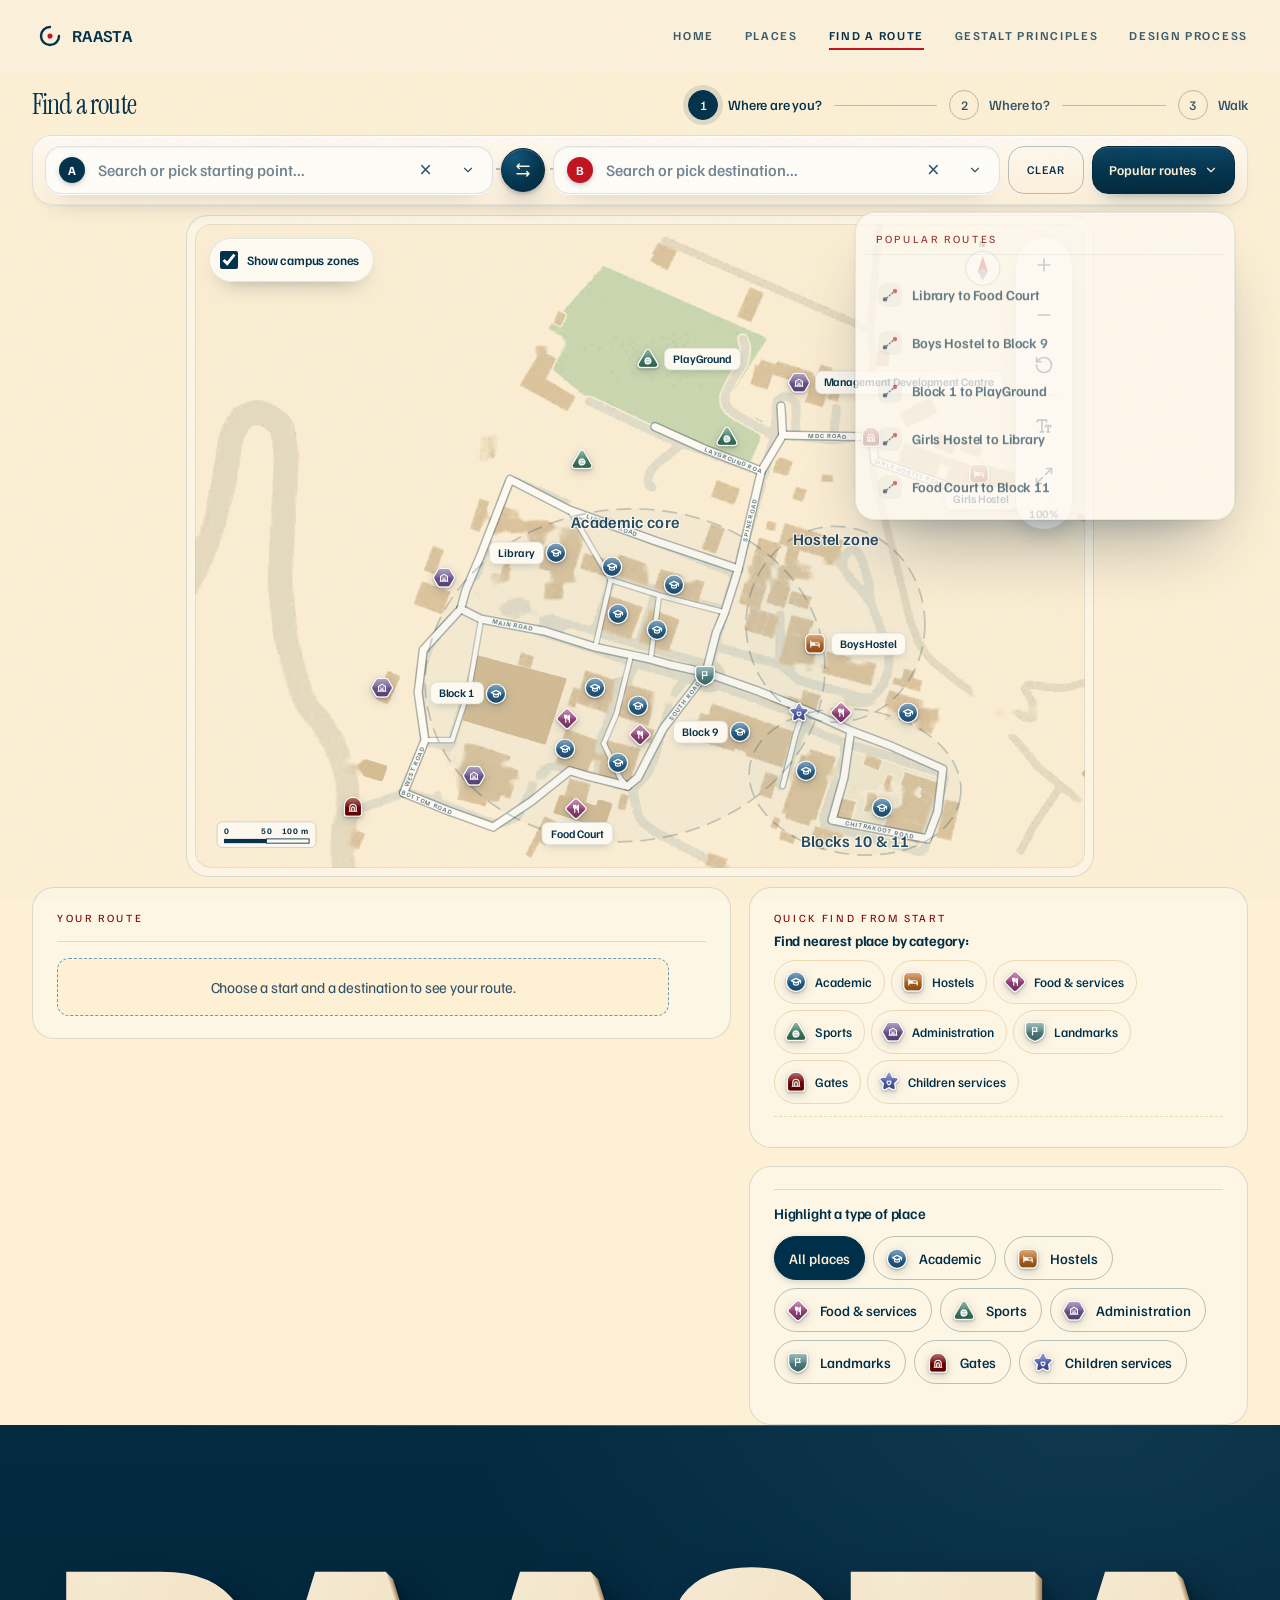
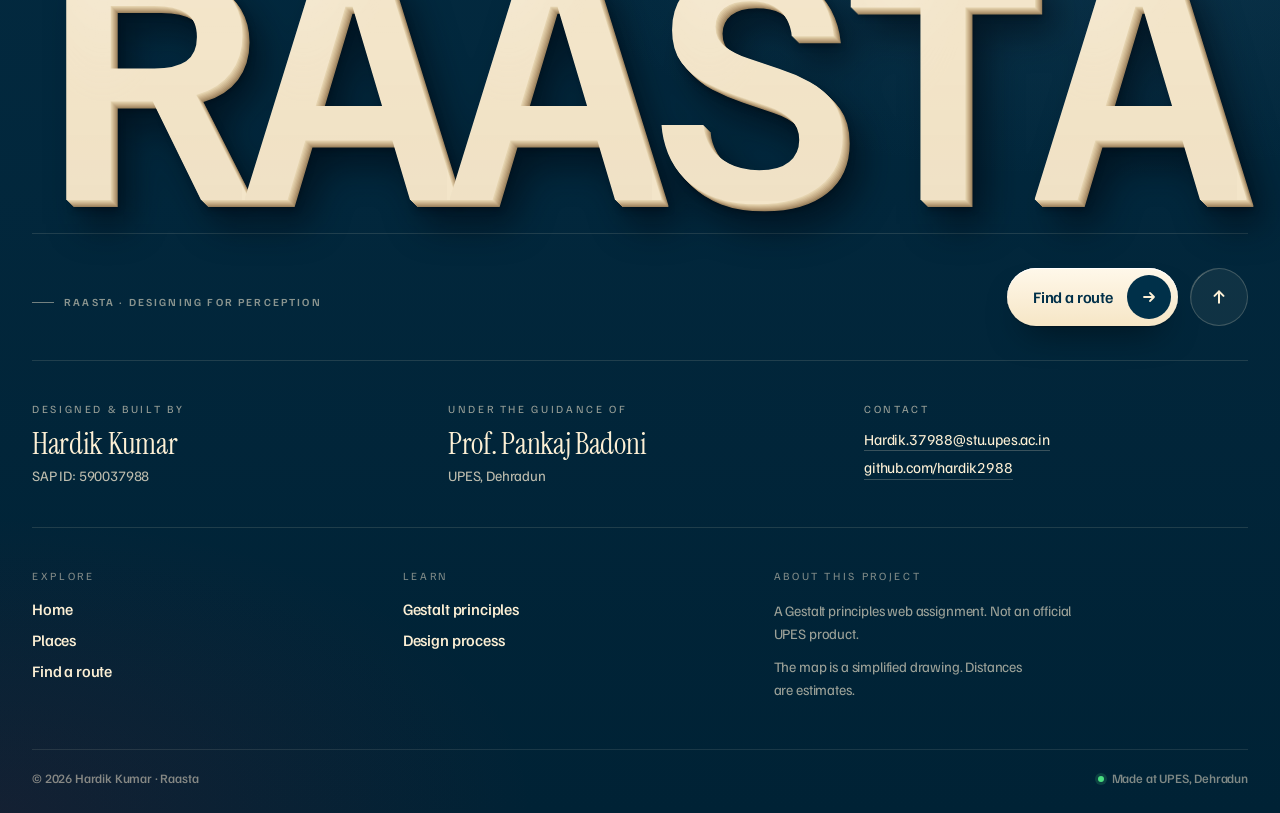
<file: wayfinder.html>
<!doctype html>
<html lang="en">
<head>
  <meta charset="utf-8">
  <meta name="viewport" content="width=device-width, initial-scale=1">
  <title>Find a route | Raasta</title>
  <meta name="description" content="Pick where you are and where you are going on the UPES Bidholi campus and get a walking route with step-by-step directions.">
  <meta name="theme-color" content="#fdf0d5">
  <link rel="icon" type="image/svg+xml" href="assets/favicon.svg">
  <link rel="alternate icon" type="image/png" href="assets/favicon.png">

  <!-- Open Graph / Social -->
  <meta property="og:type" content="website">
  <meta property="og:site_name" content="Raasta">
  <meta property="og:title" content="Find a route | Raasta">
  <meta property="og:description" content="Pick where you are and where you are going on the UPES Bidholi campus and get a walking route with step-by-step directions.">
  <meta property="og:image" content="https://raasta-cyan.vercel.app/assets/og-image.png">
  <meta property="og:url" content="https://raasta-cyan.vercel.app/wayfinder.html">
  <meta property="og:image:width" content="1200">
  <meta property="og:image:height" content="630">

  <!-- Twitter -->
  <meta name="twitter:card" content="summary_large_image">
  <meta name="twitter:title" content="Find a route | Raasta">
  <meta name="twitter:description" content="Pick where you are and where you are going on the UPES Bidholi campus and get a walking route with step-by-step directions.">
  <meta name="twitter:image" content="https://raasta-cyan.vercel.app/assets/og-image.png">

  <link rel="preconnect" href="https://fonts.googleapis.com">
  <link rel="preconnect" href="https://fonts.gstatic.com" crossorigin>
  <link href="https://fonts.googleapis.com/css2?family=Familjen+Grotesk:wght@400;500;600;700&family=Instrument+Serif:ital@0;1&display=swap" rel="stylesheet">
  <link rel="stylesheet" href="css/styles.css">
  <link rel="stylesheet" href="css/theme.css">
  <!-- Prepare pages in the background when a link is hovered, so moving between pages is near-instant -->
  <script type="speculationrules">{"prerender":[{"where":{"href_matches":"/*.html"},"eagerness":"moderate"}]}</script>
</head>
<body>
  <!-- Recolours the campus image into the site palette: buildings tan,
       water and paths steel blue, grass green, background transparent -->
  <svg width="0" height="0" style="position:absolute" aria-hidden="true" focusable="false">
    <filter id="map-tone" color-interpolation-filters="sRGB" x="0" y="0" width="100%" height="100%">
      <feColorMatrix in="SourceGraphic" type="matrix" result="bld" values="0 0 0 0 0.84  0 0 0 0 0.74  0 0 0 0 0.58  12 -6 -6 0 1"/>
      <feColorMatrix in="SourceGraphic" type="matrix" result="water" values="0 0 0 0 0.56  0 0 0 0 0.71  0 0 0 0 0.80  -3 -4 7 0 -0.25"/>
      <feColorMatrix in="SourceGraphic" type="matrix" result="field" values="0 0 0 0 0.70  0 0 0 0 0.80  0 0 0 0 0.62  -8 8 0 0 -1.3"/>
      <feMerge><feMergeNode in="field"/><feMergeNode in="water"/><feMergeNode in="bld"/></feMerge>
    </filter>
  </svg>
  <a class="skip" href="#main">Skip to content</a>

  <header class="site-header">
    <div class="wrap">
      <a class="brand" href="index.html" aria-label="Raasta home">
        <svg viewBox="0 0 32 32" aria-hidden="true" width="32" height="32"><path d="M16 4a12 12 0 1 0 12 12" fill="none" stroke="currentColor" stroke-width="3.2" stroke-linecap="round"/><circle cx="16" cy="16" r="3.4" fill="#c1121f"/></svg>
        Raasta
      </a>
      <button class="menu-btn" aria-expanded="false" aria-controls="nav" aria-label="Open navigation menu">Menu</button>
      <nav class="nav" id="nav" aria-label="Main">
        <a href="index.html">Home</a>
        <a href="places.html">Places</a>
        <a href="wayfinder.html" aria-current="page">Find a route</a>
        <a href="gestalt.html">Gestalt principles</a>
        <a href="process.html">Design process</a>
      </nav>
    </div>
  </header>

  <main id="main">
    <div class="wrap">
      <div class="page-head">
        <span class="eyebrow">Main flow</span>
        <h1 style="font-size:clamp(1.9rem,4vw,2.8rem)">Find a route</h1>
        <p class="lead">Choose where you are and where you are going. Search with autocomplete, use the lists, or tap places on the map.</p>
        <ol class="stepper" id="stepper" aria-label="Progress">
          <li class="is-current" data-step="1"><span class="dot">1</span><span class="t">Where are you?</span></li>
          <li class="bar" role="presentation" aria-hidden="true"></li>
          <li data-step="2"><span class="dot">2</span><span class="t">Where to?</span></li>
          <li class="bar" role="presentation" aria-hidden="true"></li>
          <li data-step="3"><span class="dot">3</span><span class="t">Walk</span></li>
        </ol>
      </div>

      <div class="finder-v2">
        <!-- Directions bar: start, swap, destination -->
        <section class="card planner planner-bar" aria-labelledby="planner-title">
          <span class="pb-light" aria-hidden="true"></span>
          <div class="pb-head">
            <h2 id="planner-title">Plan your walk</h2>
            <p class="hint pb-hint">Or tap the map: your <strong>1st tap</strong> sets the start (A), your <strong>2nd tap</strong> sets the destination (B).</p>
          </div>
          <div id="notice-container" aria-live="polite"></div>
          <div class="pb-row">
            <div class="field">
              <label id="from-label" for="from-input"><span class="ab" aria-hidden="true">A</span> I am at</label>
              <div class="combobox-wrap" id="from-combobox-wrap">
                <div class="combobox-input-wrap" id="from-input-wrap">
                  <input type="text"
                         id="from-input"
                         class="combobox-input"
                         role="combobox"
                         aria-expanded="false"
                         aria-autocomplete="list"
                         aria-controls="from-listbox"
                         aria-labelledby="from-label"
                         placeholder="Search or pick starting point..."
                         autocomplete="off"
                         spellcheck="false">
                  <button type="button" class="combobox-clear" id="from-clear-btn" aria-label="Clear start place" tabindex="-1" hidden>×</button>
                  <button type="button" class="combobox-toggle" id="from-toggle-btn" aria-label="Toggle start place dropdown" tabindex="-1">
                    <svg viewBox="0 0 24 24" width="14" height="14" aria-hidden="true" fill="none" stroke="currentColor" stroke-width="2" stroke-linecap="round" stroke-linejoin="round"><polyline points="6 9 12 15 18 9"/></svg>
                  </button>
                </div>
                <ul id="from-listbox" class="combobox-listbox" role="listbox" aria-label="Starting places" hidden></ul>
                <!-- Fallback select kept in DOM for no-JS or accessibility fallback -->
                <select id="from" class="sr-only" tabindex="-1" aria-hidden="true"></select>
              </div>
            </div>
            <button class="pb-swap" id="swap" type="button" aria-label="Swap A and B" title="Swap A and B"><svg viewBox="0 0 24 24" width="18" height="18" aria-hidden="true" fill="none" stroke="currentColor" stroke-width="2" stroke-linecap="round" stroke-linejoin="round"><path d="M7 4v16M7 20l-3-3M7 20l3-3M17 20V4M17 4l-3 3M17 4l3 3"/></svg></button>
            <div class="field">
              <label id="to-label" for="to-input"><span class="ab b" aria-hidden="true">B</span> I want to go to</label>
              <div class="combobox-wrap" id="to-combobox-wrap">
                <div class="combobox-input-wrap" id="to-input-wrap">
                  <input type="text"
                         id="to-input"
                         class="combobox-input"
                         role="combobox"
                         aria-expanded="false"
                         aria-autocomplete="list"
                         aria-controls="to-listbox"
                         aria-labelledby="to-label"
                         placeholder="Search or pick destination..."
                         autocomplete="off"
                         spellcheck="false">
                  <button type="button" class="combobox-clear" id="to-clear-btn" aria-label="Clear destination" tabindex="-1" hidden>×</button>
                  <button type="button" class="combobox-toggle" id="to-toggle-btn" aria-label="Toggle destination dropdown" tabindex="-1">
                    <svg viewBox="0 0 24 24" width="14" height="14" aria-hidden="true" fill="none" stroke="currentColor" stroke-width="2" stroke-linecap="round" stroke-linejoin="round"><polyline points="6 9 12 15 18 9"/></svg>
                  </button>
                </div>
                <ul id="to-listbox" class="combobox-listbox" role="listbox" aria-label="Destinations" hidden></ul>
                <!-- Fallback select kept in DOM -->
                <select id="to" class="sr-only" tabindex="-1" aria-hidden="true"></select>
              </div>
            </div>
            <button class="btn btn-ghost btn-small pb-clear" id="clear" type="button">Clear</button>
            <button class="pb-pop-btn" id="pb-pop-btn" type="button" aria-expanded="false" aria-controls="pb-pop"><span>Popular routes</span><svg viewBox="0 0 24 24" width="14" height="14" aria-hidden="true" fill="none" stroke="currentColor" stroke-width="2" stroke-linecap="round" stroke-linejoin="round"><polyline points="6 9 12 15 18 9"/></svg></button>
          </div>
          <div class="pb-foot popular-planner-wrap" id="pb-pop" aria-labelledby="pop-routes-label">
            <span class="eyebrow" id="pop-routes-label">Popular routes</span>
            <div class="popular-chips" id="planner-popular-chips"></div>
          </div>
        </section>

        <section class="card map-card" aria-label="Campus map card">
          <!-- Map Pan and Zoom Controls Toolbar -->
          <!-- Map layer toggle, on the map -->
          <label class="toggle map-zones-toggle"><input type="checkbox" id="zones" checked> <span>Show campus zones</span></label>

          <div class="map-controls" role="toolbar" aria-label="Map zoom and pan controls">
            <button type="button" class="map-ctrl-btn" id="zoom-in" aria-label="Zoom in on map" title="Zoom in (+)">
              <svg viewBox="0 0 24 24" width="18" height="18" fill="none" stroke="currentColor" stroke-width="2" stroke-linecap="round" stroke-linejoin="round" aria-hidden="true"><line x1="12" y1="5" x2="12" y2="19"/><line x1="5" y1="12" x2="19" y2="12"/></svg>
            </button>
            <button type="button" class="map-ctrl-btn" id="zoom-out" aria-label="Zoom out on map" title="Zoom out (-)">
              <svg viewBox="0 0 24 24" width="18" height="18" fill="none" stroke="currentColor" stroke-width="2" stroke-linecap="round" stroke-linejoin="round" aria-hidden="true"><line x1="5" y1="12" x2="19" y2="12"/></svg>
            </button>
            <button type="button" class="map-ctrl-btn" id="zoom-reset" aria-label="Reset map view" title="Reset view (0)">
              <svg viewBox="0 0 24 24" width="18" height="18" aria-hidden="true" fill="none" stroke="currentColor" stroke-width="2" stroke-linecap="round" stroke-linejoin="round"><path d="M3 12a9 9 0 1 0 9-9 9.75 9.75 0 0 0-6.74 2.74L3 8"/><polyline points="3 3 3 8 8 8"/></svg>
            </button>
            <span class="map-ctrl-sep" aria-hidden="true"></span>
            <button type="button" class="map-ctrl-btn" id="toggle-labels" aria-pressed="false" aria-label="Show all place names" title="Show all names (N)">
              <svg viewBox="0 0 24 24" width="18" height="18" fill="none" stroke="currentColor" stroke-width="2" stroke-linecap="round" stroke-linejoin="round" aria-hidden="true"><path d="M4 7V5h11v2"/><path d="M9.5 5v14"/><path d="M7.5 19h4"/><path d="M14 13v-1.5h6V13"/><path d="M17 11.5V19"/><path d="M15.6 19h2.8"/></svg>
            </button>
            <button type="button" class="map-ctrl-btn" id="map-expand" aria-pressed="false" aria-label="Show map full screen" title="Full screen (F)">
              <svg class="ico-expand" viewBox="0 0 24 24" width="18" height="18" fill="none" stroke="currentColor" stroke-width="2" stroke-linecap="round" stroke-linejoin="round" aria-hidden="true"><polyline points="15 3 21 3 21 9"/><polyline points="9 21 3 21 3 15"/><line x1="21" y1="3" x2="14" y2="10"/><line x1="3" y1="21" x2="10" y2="14"/></svg>
              <svg class="ico-collapse" viewBox="0 0 24 24" width="18" height="18" fill="none" stroke="currentColor" stroke-width="2" stroke-linecap="round" stroke-linejoin="round" aria-hidden="true"><polyline points="4 14 10 14 10 20"/><polyline points="20 10 14 10 14 4"/><line x1="14" y1="10" x2="21" y2="3"/><line x1="3" y1="21" x2="10" y2="14"/></svg>
            </button>
            <span class="map-zoom-badge" id="zoom-badge" aria-live="polite" aria-atomic="true">100%</span>
          </div>

          <div class="map-wrap show-zones"
               id="map"
               tabindex="0"
               role="region"
               aria-label="Interactive campus map. Use arrow keys to pan, plus and minus keys to zoom, zero to reset">
            <div class="map-stage" id="map-stage">
              <img src="assets/campus-map.webp" alt="Simplified campus map showing roads, buildings and the cricket ground" width="2090" height="1512">
              <div class="map-veil"></div>
              <svg class="map-svg" id="map-svg" viewBox="0 0 1045 756" aria-hidden="true">
                <g id="road-layer"></g>
                <g id="zone-layer"></g>
                <path class="route-halo" id="route-halo" d=""/>
                <path class="route-line" id="route-line" d="" pathLength="1"/>
                <path class="route-flow" id="route-flow" d=""/>
                <g id="turn-layer"></g>
                <g id="map-furniture"></g>
              </svg>
              <div class="markers" id="markers"></div>
            </div>
          </div>
          <p class="map-note">Simplified map, not to scale. Drag or use mouse wheel to pan and zoom. Walking times assume about 80 metres per minute.</p>
        </section>

        <!-- Below the map: the route, quick finds and map options -->
        <div class="finder-below">
          <section class="card fb-result" aria-label="Your route">
            <span class="eyebrow">Your route</span>
            <div class="result" id="result" aria-live="polite">
              <p class="empty-state">Choose a start and a destination to see your route.</p>
            </div>
          </section>
          <div class="fb-side">
            <section class="card fb-card">
            <div class="nearest-section" id="nearest-section">
              <div class="nearest-header">
                <span class="eyebrow" style="margin-bottom: 4px;">Quick find from start</span>
                <strong id="nearest-heading">Find nearest place by category:</strong>
              </div>
              <div class="nearest-chips" id="nearest-chips" role="group" aria-labelledby="nearest-heading"></div>
              <div class="nearest-results" id="nearest-results" role="region" aria-label="Nearest places list" hidden></div>
            </div>
            </section>
            <section class="card fb-card fb-filters">
            <div id="step-free-wrap" hidden>
              <label class="toggle"><input type="checkbox" id="step-free"> Step-free routes only</label>
            </div>
            <fieldset>
              <legend>Highlight a type of place</legend>
              <div class="chips" id="filters"></div>
              <p class="hint" id="filter-status" aria-live="polite"></p>
            </fieldset>
            </section>
          </div>
        </div>
      </div>
    </div>

    <!-- Feature 4: Place Detail Panel (Native Dialog / Bottom Sheet on Mobile) -->
    <dialog id="place-dialog" class="place-dialog" aria-labelledby="dialog-title">
      <div class="dialog-content" id="dialog-content">
        <div class="dialog-handle" aria-hidden="true"></div>
        <button type="button" class="dialog-close-btn" id="dialog-close" aria-label="Close place details">×</button>
        <div id="dialog-body"></div>
      </div>
    </dialog>
  </main>

  <footer class="site-footer">
    <div class="wrap">
      <div>
        <p><strong>Raasta</strong> · "Designing for Perception"</p>
        <p>A Gestalt principles web assignment. Not an official UPES product.</p>
      </div>
      <div>
        <p><a href="gestalt.html">Gestalt principles</a> · <a href="process.html">Design process</a></p>
      </div>
    </div>
    <div class="wrap footer-credits" aria-label="Project credits">
      <div class="credit-item">
        <span class="micro">Designed &amp; built by</span>
        <strong>Hardik Kumar</strong>
        <span>SAP ID: 590037988</span>
      </div>
      <div class="credit-item">
        <span class="micro">Under the guidance of</span>
        <strong>Prof. Pankaj Badoni</strong>
        <span>UPES, Dehradun</span>
      </div>
      <div class="credit-item">
        <span class="micro">Contact</span>
        <a href="mailto:Hardik.37988@stu.upes.ac.in">Hardik.37988@stu.upes.ac.in</a>
        <a href="https://github.com/hardik2988" target="_blank" rel="noopener">github.com/hardik2988</a>
      </div>
    </div>
  </footer>

  <script src="js/data.js"></script>
  <script src="js/place-editor.js"></script>
  <script src="js/route-core.js"></script>
  <script src="js/site.js"></script>
  <script src="js/wayfinder.js"></script>
</body>
</html>
</file>
<file: css/styles.css>
/* ==========================================================
   Raasta — Design System
   Identity: Navy ink + single Coral accent (reserved for route)
   on a soft green-tinted paper, sitting harmoniously beside
   the green schematic campus map.
   Typography: Outfit (headings) + Inter (body).
   Modular 8px spacing scale, layered elevation, accessible WCAG 2.1 AA.
   ========================================================== */

:root {
  /* ==========================================================
     Tonal Neutral Scale (~8 steps from lightest to darkest)
     ========================================================== */
  /* Warm cream "gallery" palette */
  --neutral-0: #fef6e4;      /* Surface / card (light cream) */
  --neutral-50: #fef6e4;     /* Lightest paper tint */
  --neutral-100: #fdf0d5;    /* Canvas background (cream paper) */
  --neutral-200: #ebd9b4;    /* Hairlines / chip borders / hover */
  --neutral-300: #dcc8a2;    /* Subtle divider */
  --neutral-400: #669bbc;    /* Stronger border / map zone stroke */
  --neutral-500: #4a6578;    /* Tertiary text (4.6:1 on paper) */
  --neutral-600: #34536a;    /* Muted text (6.6:1 on paper) */
  --neutral-700: #14405c;    /* Secondary headings / strong labels */
  --neutral-800: #003049;    /* Warm ink (12.5:1 on paper) */
  --neutral-900: #00253a;    /* Near-black for dark sections */

  /* ==========================================================
     Semantic Tokens
     ========================================================== */
  --surface: var(--neutral-0);
  --surface-raised: var(--neutral-0);
  --surface-sunken: var(--neutral-100);
  --border: var(--neutral-200);
  --border-strong: var(--neutral-400);

  --text: var(--neutral-800);
  --text-muted: var(--neutral-600);
  --text-subtle: var(--neutral-500);

  /* Single Accent — strictly reserved for the route line, route focal points & key CTA */
  --accent: #c1121f;         /* Vibrant coral route line (3.30:1 on veiled map, 3.67:1 on halo) */
  --accent-hover: #9e0e19;
  --accent-text: #780000;    /* Dark coral for small text (5.48:1 on paper, 6.06:1 on white) */

  /* Semantic UI State Colors */
  --focus: #003049;          /* Ink focus ring (12.5:1 on paper) */
  --success: #3d8062;        /* Arrival / success green */
  --success-bg: #e4ece2;
  --success-text: #2c6650;   /* 5.85:1 contrast on success-bg */
  --warning: #d9822b;
  --danger: #c92a2a;
  --danger-bg: #ffe8e8;
  --danger-border: #ffa8a8;

  /* Backward Compatibility Aliases */
  --ink: var(--text);
  --ink-2: var(--text-muted);
  --ink-3: var(--text-subtle);
  --paper: var(--surface-sunken);
  --paper-tint: var(--neutral-50);
  --line: var(--border);
  --line-strong: var(--border-strong);
  --accent-ink: var(--accent-text);
  --ok: var(--success);
  --ok-bg: var(--success-bg);
  --err: var(--danger);
  --err-bg: var(--danger-bg);

  /* Categories: Shape + Hue + Letter Identifier */
  --c-academic: #24628f; /* 'C' - Circle */
  --c-hostel: #b8661c;   /* 'H' - Square */
  --c-food: #9a3f7c;     /* 'F' - Diamond */
  --c-sports: #3d8062;   /* 'S' - Triangle */
  --c-admin: #6f5596;    /* 'M' - Hexagon */
  --c-landmark: #4f8584; /* 'L' - Shield (signpost) */
  --c-children: #4f5fb5; /* 'K' - Star (kids) */
  --c-gate: #780000;     /* 'G' - Arch (gateway) */

  /* ==========================================================
     Modular 8px Spacing Grid Scale (4, 8, 12, 16, 24, 32, 48, 64, 96)
     ========================================================== */
  /* Step scale: --space-1 … --space-9. Use these in components.
     (Pixel-named tokens like --space-4 / --space-8 would clash with
     the step names, so only the non-clashing pixel names exist.) */
  --space-1: 4px;
  --space-2: 8px;
  --space-3: 12px;
  --space-4: 16px;
  --space-5: 24px;
  --space-6: 32px;
  --space-7: 48px;
  --space-8: 64px;
  --space-9: 96px;

  /* Pixel-named aliases */
  --space-12: 12px;
  --space-16: 16px;
  --space-24: 24px;
  --space-32: 32px;
  --space-48: 48px;
  --space-64: 64px;
  --space-96: 96px;

  /* ==========================================================
     Radii
     ========================================================== */
  --radius-xs: 4px;
  --radius-sm: 8px;
  --radius-md: 12px;
  --radius-lg: 16px;
  --radius-xl: 20px;
  --radius-full: 9999px;

  /* ==========================================================
     Two-Level Soft Shadow System + 1px Inner Highlight
     ========================================================== */
  --shadow-1: 0 1px 3px rgba(0, 48, 73, 0.05), 0 4px 12px rgba(0, 48, 73, 0.04);
  --shadow-2: 0 4px 8px rgba(0, 48, 73, 0.06), 0 16px 36px rgba(0, 48, 73, 0.08);
  --highlight-inner: inset 0 1px 0 rgba(255, 255, 255, 0.85);

  /* Shadow Aliases */
  --shadow-xs: var(--shadow-1);
  --shadow-sm: var(--shadow-1);
  --shadow-md: var(--shadow-1);
  --shadow-lg: var(--shadow-2);
  --shadow-xl: var(--shadow-2);

  /* ==========================================================
     Typography: Outfit (Headings) + Inter (Body)
     At most 3 font weights: 400 (regular), 500 (medium), 700 (bold)
     ========================================================== */
  --font-head: 'Instrument Serif', 'Times New Roman', Georgia, serif;
  --font-body: 'Familjen Grotesk', system-ui, -apple-system, 'Segoe UI', Roboto, sans-serif;

  /* Transitions */
  --trans-fast: 150ms cubic-bezier(0.16, 1, 0.3, 1);
  --trans-normal: 250ms cubic-bezier(0.16, 1, 0.3, 1);
}

*, *::before, *::after { box-sizing: border-box; }
html { scroll-behavior: smooth; }
body {
  margin: 0;
  font: 400 1rem/1.6 var(--font-body);
  color: var(--text);
  background: var(--paper);
  -webkit-font-smoothing: antialiased;
  -moz-osx-font-smoothing: grayscale;
  overflow-x: hidden;
}

img, svg { max-width: 100%; height: auto; display: block; }
.map-stage > img, .map-wrap > img { position: absolute; inset: 0; width: 100%; height: 100%; object-fit: cover; }

/* Fluid Typography with tight tracking on headings */
h1, h2, h3, h4 {
  font-family: var(--font-head);
  line-height: 1.15;
  margin: 0 0 0.5em;
  color: var(--text);
}
h1 {
  font-size: clamp(2rem, 4.5vw, 3.25rem);
  font-weight: 700;
  letter-spacing: -0.028em;
  line-height: 1.1;
}
h2 {
  font-size: clamp(1.45rem, 3vw, 2.15rem);
  font-weight: 700;
  letter-spacing: -0.02em;
  line-height: 1.18;
}
h3 {
  font-size: 1.25rem;
  font-weight: 700;
  letter-spacing: -0.012em;
  line-height: 1.25;
}
h4 {
  font-size: 1.05rem;
  font-weight: 500;
  line-height: 1.35;
}
p {
  margin: 0 0 1em;
  max-width: 68ch;
}
.lead {
  font-size: clamp(1.05rem, 1.8vw, 1.18rem);
  line-height: 1.55;
  color: var(--text-muted);
  max-width: 66ch;
}
a { color: var(--text); text-underline-offset: 3px; }
.tabular { font-variant-numeric: tabular-nums; }

/* Accessible focus ring */
:focus-visible {
  outline: 3px solid var(--focus);
  outline-offset: 3px;
  border-radius: var(--radius-xs);
}

.wrap {
  width: min(1160px, 100% - 32px);
  margin-inline: auto;
}

.skip {
  position: absolute;
  left: 12px;
  top: -70px;
  background: var(--ink);
  color: #fff;
  padding: 10px 18px;
  border-radius: var(--radius-sm);
  font-weight: 600;
  font-size: 0.95rem;
  z-index: 1000;
  transition: top var(--trans-fast);
  box-shadow: var(--shadow-md);
  text-decoration: none;
}
.skip:focus { top: 12px; }

.eyebrow {
  font: 600 0.8rem/1 var(--font-body);
  letter-spacing: 0.12em;
  text-transform: uppercase;
  color: var(--accent-ink);
  margin-bottom: var(--space-3);
  display: block;
}

.lead {
  font-size: 1.15rem;
  color: var(--ink-2);
  max-width: 56ch;
  line-height: 1.6;
}

.muted { color: var(--ink-2); }
.sr-only {
  position: absolute;
  width: 1px;
  height: 1px;
  padding: 0;
  margin: -1px;
  overflow: hidden;
  clip: rect(0, 0, 0, 0);
  white-space: nowrap;
  border: 0;
}

.tabular {
  font-variant-numeric: tabular-nums;
}

/* ---------- Sticky Header ---------- */
.site-header {
  background: rgba(253, 240, 213, 0.88);
  backdrop-filter: blur(12px);
  -webkit-backdrop-filter: blur(12px);
  border-bottom: 1px solid var(--line);
  position: sticky;
  top: 0;
  z-index: 100;
  transition: box-shadow var(--trans-normal), background-color var(--trans-normal);
}
.site-header.is-scrolled {
  background: rgba(253, 240, 213, 0.96);
  box-shadow: var(--shadow-sm);
}
.site-header .wrap {
  display: flex;
  align-items: center;
  justify-content: space-between;
  min-height: 68px;
  gap: var(--space-4);
}
.brand {
  display: flex;
  align-items: center;
  gap: 10px;
  text-decoration: none;
  font: 700 1.4rem var(--font-head);
  color: var(--ink);
  letter-spacing: -0.02em;
  padding: 4px 6px;
  border-radius: var(--radius-sm);
}
.brand svg {
  width: 32px;
  height: 32px;
  color: var(--text);
  flex-shrink: 0;
}
/* Animated logo ring closure on first load (Gestalt closure demonstration) */
@keyframes ringClosureOnce {
  0% { stroke-dashoffset: 75.4; }
  50% { stroke-dashoffset: 0; }
  100% { stroke-dashoffset: 18.85; }
}
.brand svg path:first-child {
  stroke-dasharray: 75.4;
  stroke-dashoffset: 18.85;
  animation: ringClosureOnce 1.2s cubic-bezier(0.16, 1, 0.3, 1) 0.35s 1 both;
}

.nav { display: flex; gap: 6px; align-items: center; }
.nav a {
  text-decoration: none;
  padding: 9px 16px;
  border-radius: var(--radius-full);
  font-weight: 500;
  font-size: 0.95rem;
  color: var(--ink-2);
  transition: background-color var(--trans-fast), color var(--trans-fast), transform var(--trans-fast);
  min-height: 44px;
  display: inline-flex;
  align-items: center;
  white-space: nowrap; /* never break "Find a route" onto two lines */
}
.nav a:hover {
  background: #f3e0bb;
  color: var(--ink);
}
.nav a:active {
  transform: scale(0.97);
}
.nav a[aria-current="page"] {
  background: var(--ink);
  color: #fff;
  font-weight: 600;
  box-shadow: 0 2px 6px rgba(0, 48, 73, 0.2);
}
.menu-btn {
  display: none;
  background: var(--surface);
  border: 1px solid var(--line);
  border-radius: var(--radius-sm);
  padding: 10px 16px;
  font: 600 0.95rem var(--font-body);
  color: var(--ink);
  cursor: pointer;
  min-height: 44px;
  min-width: 44px;
}

/* ---------- Buttons & Actions ---------- */
.btn {
  display: inline-flex;
  align-items: center;
  justify-content: center;
  gap: 8px;
  border: 2px solid transparent;
  border-radius: var(--radius-full);
  padding: 12px 24px;
  font: 600 1rem var(--font-body);
  text-decoration: none;
  cursor: pointer;
  min-height: 44px;
  transition: transform var(--trans-fast), box-shadow var(--trans-fast), background-color var(--trans-fast), border-color var(--trans-fast);
  user-select: none;
}
.btn:active {
  transform: scale(0.97);
}
.btn-primary {
  background: var(--ink);
  color: #ffffff;
  box-shadow: 0 4px 14px rgba(0, 48, 73, 0.22);
}
.btn-primary:hover {
  transform: translateY(-2px);
  box-shadow: 0 8px 22px rgba(0, 48, 73, 0.28);
}
.btn-primary:active {
  transform: translateY(0) scale(0.97);
}
.btn-primary.big {
  padding: 16px 36px;
  font-size: 1.15rem;
  min-height: 52px;
}
.btn-ghost {
  background: var(--surface);
  border-color: var(--line-strong);
  color: var(--ink);
  box-shadow: var(--shadow-xs);
}
.btn-ghost:hover {
  background: var(--ink);
  border-color: var(--ink);
  color: #ffffff;
}
.btn-small {
  padding: 8px 16px;
  font-size: 0.92rem;
  min-height: 44px;
}
.btn[disabled] {
  opacity: 0.45;
  cursor: not-allowed;
  pointer-events: none;
}

/* ---------- Cards & Layout Rhythm ---------- */
.card {
  background: var(--surface);
  border: 1px solid var(--line);
  border-radius: var(--radius-lg);
  padding: var(--space-5);
  box-shadow: var(--shadow-sm);
  transition: box-shadow var(--trans-normal), border-color var(--trans-normal);
}
.card:hover {
  box-shadow: var(--shadow-md);
}

.grid-3 { display: grid; grid-template-columns: repeat(3, 1fr); gap: var(--space-5); }
.grid-2 { display: grid; grid-template-columns: repeat(2, 1fr); gap: var(--space-5); }
section.block { padding: var(--space-8) 0; }
section.block.tint { background: var(--paper-tint); border-top: 1px solid var(--line); border-bottom: 1px solid var(--line); }

/* ---------- Hero Section ---------- */
.hero {
  padding: var(--space-8) 0 var(--space-7);
  background: radial-gradient(110% 70% at 85% 15%, rgba(235, 217, 180, 0.45) 0%, rgba(253, 240, 213, 0) 70%), var(--paper);
  position: relative;
  overflow: hidden;
}
.hero .wrap {
  display: grid;
  grid-template-columns: 1.05fr 1fr;
  gap: var(--space-7);
  align-items: center;
}
.hero-content {
  animation: heroEntrance 0.6s cubic-bezier(0.16, 1, 0.3, 1) both;
}
@keyframes heroEntrance {
  from { opacity: 0; transform: translateY(16px); }
  to { opacity: 1; transform: translateY(0); }
}
.hero h1 em {
  font-style: normal;
  color: var(--accent);
}
.hero .cta-row {
  display: flex;
  flex-wrap: wrap;
  gap: var(--space-4);
  align-items: center;
  margin-top: var(--space-6);
}

.preview {
  position: relative;
  background: var(--surface);
  border: 1px solid var(--line-strong);
  border-radius: var(--radius-xl);
  padding: 14px;
  box-shadow: var(--shadow-xl);
  animation: heroEntrance 0.75s 0.1s cubic-bezier(0.16, 1, 0.3, 1) both;
}
.preview .map-wrap {
  border-radius: var(--radius-md);
  overflow: hidden;
}
.preview-caption {
  display: flex;
  justify-content: space-between;
  align-items: center;
  gap: var(--space-3);
  padding: 14px 10px 4px;
  font-size: 0.95rem;
  flex-wrap: wrap;
}
.preview-caption strong {
  font-family: var(--font-head);
  font-size: 1.1rem;
}
.preview-caption .muted {
  font-variant-numeric: tabular-nums;
  font-weight: 500;
}

/* Step flow */
.step-flow {
  display: grid;
  grid-template-columns: repeat(3, 1fr);
  gap: var(--space-5);
  position: relative;
  counter-reset: s;
  list-style: none;
  padding: 0;
  margin: var(--space-6) 0 0;
}
.step-flow::before {
  content: '';
  position: absolute;
  left: 8%;
  right: 8%;
  top: 30px;
  height: 4px;
  background: repeating-linear-gradient(90deg, var(--ink) 0 16px, transparent 16px 28px);
  opacity: 0.35;
}
.step-flow li {
  position: relative;
  text-align: center;
  padding: 0 var(--space-2);
}
.step-flow .n {
  width: 60px;
  height: 60px;
  margin: 0 auto var(--space-4);
  border-radius: 50%;
  background: var(--ink);
  color: #fff;
  display: grid;
  place-items: center;
  font: 700 1.4rem var(--font-head);
  font-variant-numeric: tabular-nums;
  position: relative;
  box-shadow: 0 0 0 7px var(--paper);
}
.tint .step-flow .n { box-shadow: 0 0 0 7px var(--paper-tint); }
.step-flow h3 { margin-bottom: 6px; }

/* Legend list */
.legend {
  display: flex;
  flex-wrap: wrap;
  gap: var(--space-3);
  margin: 0;
  padding: 0;
  list-style: none;
}
.legend li {
  display: flex;
  align-items: center;
  gap: 12px;
  background: var(--surface);
  border: 1px solid var(--line);
  border-radius: var(--radius-md);
  padding: 10px 16px;
  font-weight: 500;
  box-shadow: var(--shadow-xs);
}
.legend small {
  color: var(--ink-2);
  font-weight: 400;
  font-variant-numeric: tabular-nums;
}

/* ---------- Map Pins with Shapes & Inner Letters (Gestalt Similarity) ---------- */
.pin {
  display: inline-flex;
  align-items: center;
  justify-content: center;
  width: 22px;
  height: 22px;
  filter: drop-shadow(0 0 1.5px #fff) drop-shadow(0 1.5px 3px rgba(0, 48, 73, 0.45));
  flex: none;
  position: relative;
}
.pin i {
  position: absolute;
  inset: 0;
  background: var(--c, #24628f);
  display: block;
  width: 100%;
  height: 100%;
}
.pin .pin-letter {
  position: relative;
  z-index: 1;
  font: 700 10.5px/1 var(--font-head);
  color: #ffffff;
  text-shadow: 0 1px 2px rgba(0, 0, 0, 0.6);
  user-select: none;
  pointer-events: none;
  display: grid;
  place-items: center;
}

.shape-circle i { border-radius: 50%; }
.shape-square i { border-radius: 5px; }
.shape-diamond i { transform: rotate(45deg) scale(0.8); border-radius: 3px; }
.shape-triangle i { clip-path: polygon(50% 4%, 100% 94%, 0 94%); }
.shape-triangle .pin-letter { padding-top: 4px; }
.shape-hexagon i { clip-path: polygon(25% 5%, 75% 5%, 100% 50%, 75% 95%, 25% 95%, 0 50%); }
.shape-shield i { clip-path: polygon(8% 6%, 92% 6%, 92% 62%, 50% 98%, 8% 62%); }
.shape-shield .pin-letter { padding-bottom: 4px; }
.shape-arch i { border-radius: 50% 50% 3px 3px / 55% 55% 3px 3px; }
.shape-arch .pin-letter { padding-top: 2px; }
.shape-star i { clip-path: polygon(50% 0%, 61% 34%, 97% 35%, 68% 56%, 79% 91%, 50% 70%, 21% 91%, 32% 56%, 3% 35%, 39% 34%); transform: scale(1.25); }
.shape-star .pin-letter { padding-top: 2px; font-size: 9px !important; }

/* ---------- Wayfinder Page Head & Stepper ---------- */
.page-head { padding: var(--space-6) 0 var(--space-3); }
.page-head p { margin: 0; }
.stepper {
  display: flex;
  align-items: center;
  list-style: none;
  padding: 0;
  margin: var(--space-4) 0 var(--space-2);
  gap: 0;
  max-width: 660px;
}
.stepper li {
  display: flex;
  align-items: center;
  gap: 10px;
  font-weight: 600;
  color: var(--ink-2);
  flex: none;
  min-height: 44px;
}
.stepper li .dot {
  width: 32px;
  height: 32px;
  border-radius: 50%;
  background: #efdcb4;
  color: var(--ink-2);
  display: grid;
  place-items: center;
  font: 700 0.95rem var(--font-head);
  font-variant-numeric: tabular-nums;
  transition: color var(--trans-normal), background-color var(--trans-normal), border-color var(--trans-normal), box-shadow var(--trans-normal), transform var(--trans-normal), opacity var(--trans-normal);
}
.stepper li.is-current { color: var(--ink); }
.stepper li.is-current .dot {
  background: var(--ink);
  color: #fff;
  box-shadow: 0 0 0 6px rgba(0, 48, 73, 0.15);
}
.stepper li.is-done .dot {
  background: var(--ok);
  color: #fff;
}
.stepper .bar {
  flex: 1;
  height: 4px;
  min-height: 0;
  min-width: 24px;
  margin: 0 12px;
  background: #efdcb4;
  border-radius: 2px;
  position: relative;
  overflow: hidden;
}
.stepper .bar::after {
  content: '';
  position: absolute;
  inset: 0;
  background: var(--ok);
  transform: scaleX(0);
  transform-origin: left;
  transition: transform 0.5s ease;
}
.stepper .bar.is-done::after { transform: scaleX(1); }

/* ---------- Wayfinder Layout ---------- */
.finder-grid {
  display: grid;
  grid-template-columns: 410px 1fr;
  gap: var(--space-5);
  align-items: start;
  padding-bottom: var(--space-8);
}
.planner {
  position: sticky;
  top: 86px;
  max-height: calc(100vh - 104px);
  overflow-y: auto;
  scrollbar-width: thin;
}
.planner h2 { font-size: 1.4rem; margin-bottom: var(--space-3); }

/* Field & Accessible ARIA Combobox */
.field {
  display: grid;
  gap: 6px;
  margin-bottom: var(--space-3);
  position: relative;
}
.field label {
  font-weight: 600;
  font-size: 0.92rem;
  display: flex;
  align-items: center;
  gap: 8px;
  color: var(--ink);
}
.field .ab {
  width: 24px;
  height: 24px;
  border-radius: 50%;
  display: grid;
  place-items: center;
  color: #fff;
  font: 700 0.8rem var(--font-head);
  background: var(--ink);
  box-shadow: var(--shadow-xs);
}
.field .ab.b { background: var(--accent); }

/* Fallback select */
select {
  font: 500 1rem var(--font-body);
  padding: 12px 14px;
  border: 2px solid var(--line);
  border-radius: var(--radius-md);
  background: #fffbf3;
  color: var(--ink);
  width: 100%;
  min-height: 48px;
  transition: border-color var(--trans-fast), box-shadow var(--trans-fast);
}
select:hover { border-color: var(--ink-2); }
select:focus-visible { border-color: var(--focus); box-shadow: 0 0 0 3px rgba(36, 98, 143, 0.2); }

/* Custom ARIA Combobox Component */
.combobox-wrap {
  position: relative;
  width: 100%;
}
.combobox-input-wrap {
  display: flex;
  align-items: center;
  position: relative;
  border: 2px solid var(--line);
  border-radius: var(--radius-md);
  background: #fffbf3;
  transition: border-color var(--trans-fast), box-shadow var(--trans-fast);
}
.combobox-input-wrap:hover {
  border-color: var(--ink-2);
}
.combobox-input-wrap.is-focused {
  border-color: var(--focus);
  box-shadow: 0 0 0 3px rgba(36, 98, 143, 0.2);
}
.combobox-input {
  width: 100%;
  border: none;
  background: transparent;
  padding: 12px 88px 12px 14px;
  font: 500 1rem/1.4 var(--font-body);
  color: var(--ink);
  outline: none;
  min-height: 48px;
}
.combobox-input::placeholder {
  color: var(--ink-3);
  opacity: 0.8;
}
.combobox-clear {
  position: absolute;
  right: 44px;
  top: 50%;
  transform: translateY(-50%);
  background: none;
  border: none;
  color: var(--ink-2);
  width: 44px;
  height: 44px;
  border-radius: 50%;
  display: grid;
  place-items: center;
  cursor: pointer;
  font-size: 1.35rem;
  line-height: 1;
}
.combobox-clear:hover { background: #f6e6c6; color: var(--ink); }
.combobox-toggle {
  position: absolute;
  right: 2px;
  top: 50%;
  transform: translateY(-50%);
  background: none;
  border: none;
  color: var(--ink-2);
  width: 44px;
  height: 44px;
  border-radius: var(--radius-sm);
  display: grid;
  place-items: center;
  cursor: pointer;
  transition: transform var(--trans-fast);
}
.combobox-toggle:hover { background: #f6e6c6; color: var(--ink); }
.combobox-input-wrap.is-open .combobox-toggle svg { transform: rotate(180deg); }

.combobox-listbox {
  position: absolute;
  top: calc(100% + 4px);
  left: 0;
  right: 0;
  background: var(--surface);
  border: 1px solid var(--line-strong);
  border-radius: var(--radius-md);
  max-height: 280px;
  overflow-y: auto;
  z-index: 200;
  list-style: none;
  padding: 6px 0;
  margin: 0;
  box-shadow: var(--shadow-lg);
  overscroll-behavior: contain;
}
.combobox-optgroup-label {
  padding: 8px 14px 4px;
  font: 700 0.76rem var(--font-body);
  text-transform: uppercase;
  letter-spacing: 0.08em;
  color: var(--accent-ink);
  background: var(--paper);
  border-top: 1px solid var(--line);
  user-select: none;
}
.combobox-optgroup:first-child .combobox-optgroup-label { border-top: none; }
.combobox-option {
  display: flex;
  align-items: center;
  justify-content: space-between;
  gap: 10px;
  padding: 10px 14px;
  cursor: pointer;
  font-size: 0.95rem;
  color: var(--ink);
  min-height: 44px;
  transition: background-color var(--trans-fast);
}
.combobox-option:hover, .combobox-option.is-active {
  background: #f6e6c6;
  color: var(--ink);
}
.combobox-option[aria-selected="true"] {
  background: #f3e0bb;
  font-weight: 600;
}
.combobox-option .opt-left {
  display: flex;
  align-items: center;
  gap: 10px;
}
.combobox-option .opt-alias {
  font-size: 0.8rem;
  color: var(--ink-2);
  background: var(--paper);
  padding: 2px 7px;
  border-radius: var(--radius-xs);
  border: 1px solid var(--line);
}
.combobox-no-results {
  padding: 16px;
  text-align: center;
  color: var(--ink-2);
  font-size: 0.92rem;
}

.swap-row {
  display: flex;
  gap: var(--space-2);
  margin-bottom: var(--space-2);
}

fieldset {
  border: 0;
  margin: var(--space-4) 0 0;
  padding: var(--space-3) 0 0;
  border-top: 1px solid var(--line);
}
legend {
  font-weight: 600;
  font-size: 0.92rem;
  padding: 0;
  margin-bottom: var(--space-3);
  float: left;
  width: 100%;
}
fieldset .chips { clear: both; }
.chips { display: flex; flex-wrap: wrap; gap: var(--space-2); }
.chip {
  display: inline-flex;
  align-items: center;
  gap: 8px;
  padding: 8px 14px;
  border-radius: var(--radius-full);
  border: 2px solid var(--line);
  background: var(--surface);
  font: 500 0.9rem var(--font-body);
  color: var(--ink);
  cursor: pointer;
  min-height: 44px;
  transition: border-color var(--trans-fast), background-color var(--trans-fast), transform var(--trans-fast);
}
.chip .pin { width: 16px; height: 16px; }
.chip:hover { border-color: var(--ink-2); }
.chip:active { transform: scale(0.96); }
.chip[aria-pressed="true"] {
  background: var(--ink);
  border-color: var(--ink);
  color: #ffffff;
  box-shadow: 0 2px 6px rgba(0, 48, 73, 0.2);
}

.toggle {
  display: flex;
  align-items: center;
  gap: 12px;
  margin-top: var(--space-4);
  font-size: 0.95rem;
  font-weight: 500;
  cursor: pointer;
  min-height: 44px;
  user-select: none;
}
.toggle input {
  width: 22px;
  height: 22px;
  accent-color: var(--ink);
  cursor: pointer;
  margin: 0;
  position: relative;
}
.toggle input::before {
  content: '';
  position: absolute;
  inset: -11px;
  min-width: 44px;
  min-height: 44px;
}
.hint { font-size: 0.88rem; color: var(--ink-2); margin: var(--space-2) 0 0; }

/* Route Result States */
.result {
  margin-top: var(--space-4);
  border-top: 1px solid var(--line);
  padding-top: var(--space-4);
}
.empty-state {
  text-align: center;
  color: var(--ink-2);
  font-size: 0.95rem;
  padding: var(--space-4) var(--space-2);
  background: var(--paper);
  border-radius: var(--radius-md);
  border: 1px dashed var(--line-strong);
  margin: 0;
}
.alert-error {
  background: var(--err-bg);
  border: 1px solid var(--err-border);
  color: var(--err);
  border-radius: var(--radius-md);
  padding: 12px 16px;
  font-weight: 500;
  margin-bottom: var(--space-3);
}

.summary {
  display: flex;
  align-items: center;
  gap: var(--space-4);
  margin-bottom: var(--space-4);
  background: var(--paper);
  border: 1px solid var(--line);
  border-radius: var(--radius-md);
  padding: 16px;
  box-shadow: var(--shadow-xs);
}
.ring {
  width: 76px;
  height: 76px;
  flex: none;
  position: relative;
}
.ring svg { width: 100%; height: 100%; transform: rotate(-90deg); }
.ring .track { fill: none; stroke: #efdcb4; stroke-width: 7; }
.ring .prog {
  fill: none;
  stroke: var(--accent);
  stroke-width: 7;
  stroke-linecap: round;
  stroke-dasharray: 188.5;
  stroke-dashoffset: 188.5;
  transition: stroke-dashoffset 0.6s ease, stroke 0.3s;
}
.ring.complete .prog { stroke: var(--ok); }
.ring .txt {
  position: absolute;
  inset: 0;
  display: grid;
  place-items: center;
  font: 700 1.05rem var(--font-head);
  font-variant-numeric: tabular-nums;
}
.summary .time {
  font: 700 1.65rem var(--font-head);
  line-height: 1.1;
  font-variant-numeric: tabular-nums;
}
.summary .meta {
  color: var(--ink-2);
  font-size: 0.92rem;
  font-variant-numeric: tabular-nums;
  margin-top: 2px;
}

/* ---------- Steps list — Airport Signage Style ---------- */
.steps {
  list-style: none;
  margin: var(--space-4) 0 0;
  padding: 0;
  display: grid;
  gap: var(--space-2);
  position: relative;
}
.steps li { position: relative; }
.step {
  display: flex;
  align-items: center;
  gap: var(--space-3);
  width: 100%;
  text-align: left;
  background: var(--surface);
  border: 1px solid var(--border);
  border-radius: var(--radius-md);
  padding: var(--space-3) var(--space-4);
  cursor: pointer;
  font: inherit;
  color: inherit;
  min-height: 52px;
  box-shadow: var(--shadow-1), var(--highlight-inner);
  transition: background-color var(--trans-fast), border-color var(--trans-fast), transform var(--trans-fast), box-shadow var(--trans-fast);
}
.step:hover {
  background: var(--paper-tint);
  border-color: var(--border-strong);
  box-shadow: var(--shadow-2), var(--highlight-inner);
}
.step:active {
  transform: scale(0.985);
}
.step-icon-wrap {
  flex: none;
  width: 36px;
  height: 36px;
  border-radius: var(--radius-sm);
  background: var(--paper);
  border: 1px solid var(--border);
  color: var(--text);
  display: flex;
  align-items: center;
  justify-content: center;
  position: relative;
  transition: color var(--trans-fast), background-color var(--trans-fast), border-color var(--trans-fast), box-shadow var(--trans-fast), transform var(--trans-fast), opacity var(--trans-fast);
}
.step-icon-wrap svg {
  width: 18px;
  height: 18px;
}
.step-num {
  position: absolute;
  top: -6px;
  right: -6px;
  width: 18px;
  height: 18px;
  border-radius: 50%;
  background: var(--text);
  color: #ffffff;
  font: 700 0.68rem var(--font-head);
  display: grid;
  place-items: center;
  border: 2px solid var(--surface);
}
.step-text, .step .txt {
  flex: 1;
  font-weight: 500;
  font-size: 0.94rem;
  line-height: 1.4;
  color: var(--text);
}
.step-dist, .step .dist {
  flex: none;
  font-weight: 500;
  font-size: 0.88rem;
  color: var(--text-muted);
  text-align: right;
  min-width: 52px;
  font-variant-numeric: tabular-nums;
}
.step[aria-pressed="true"] {
  background: #f9edd7;
  border-color: var(--success);
}
.step[aria-pressed="true"] .step-icon-wrap {
  background: var(--success);
  color: #ffffff;
  border-color: var(--success);
}
.step[aria-pressed="true"] .step-num {
  background: var(--success);
}
.step[aria-pressed="true"] .step-text,
.step[aria-pressed="true"] .txt {
  text-decoration: line-through;
  color: var(--text-muted);
}
.step.final {
  border-left: 4px solid var(--accent);
}
.step.final .step-icon-wrap {
  color: var(--accent);
  background: rgba(193, 18, 31, 0.08);
  border-color: rgba(193, 18, 31, 0.25);
}
.step.final .step-num {
  background: var(--accent);
}

/* Route Actions Toolbar */
.result-actions {
  display: flex;
  gap: var(--space-2);
  margin-top: var(--space-4);
  flex-wrap: wrap;
}
.route-action-btn {
  display: inline-flex;
  align-items: center;
  gap: 6px;
  padding: 8px 14px;
  border-radius: var(--radius-full);
  border: 1px solid var(--line-strong);
  background: var(--surface);
  color: var(--ink);
  font: 600 0.88rem var(--font-body);
  cursor: pointer;
  min-height: 44px;
  transition: color var(--trans-fast), background-color var(--trans-fast), border-color var(--trans-fast), box-shadow var(--trans-fast), transform var(--trans-fast), opacity var(--trans-fast);
}
.route-action-btn:hover {
  background: var(--ink);
  color: #ffffff;
  border-color: var(--ink);
}
.route-action-btn svg { width: 16px; height: 16px; }

.arrived {
  background: var(--ok-bg);
  border: 1px solid var(--ok-border);
  border-radius: var(--radius-md);
  padding: 14px 16px;
  margin-top: var(--space-4);
  font-weight: 600;
  color: #2c6650;
  display: flex;
  align-items: center;
  gap: 10px;
}

/* Toast feedback */
.toast-msg {
  position: fixed;
  bottom: 24px;
  right: 24px;
  background: var(--ink);
  color: #fff;
  padding: 12px 20px;
  border-radius: var(--radius-md);
  font-weight: 600;
  font-size: 0.95rem;
  box-shadow: var(--shadow-xl);
  z-index: 1000;
  display: flex;
  align-items: center;
  gap: 10px;
  animation: toastIn 0.3s cubic-bezier(0.16, 1, 0.3, 1) both;
}
@keyframes toastIn {
  from { opacity: 0; transform: translateY(12px); }
  to { opacity: 1; transform: translateY(0); }
}

/* ---------- Map Card & Pan/Zoom Container ---------- */
.map-card {
  padding: var(--space-3);
  position: relative;
}

/* Map Controls Toolbar */
.map-controls {
  position: absolute;
  top: 20px;
  right: 20px;
  z-index: 30;
  display: flex;
  flex-direction: column;
  gap: 6px;
  background: rgba(255, 255, 255, 0.94);
  backdrop-filter: blur(8px);
  padding: 6px;
  border-radius: var(--radius-md);
  border: 1px solid var(--line-strong);
  box-shadow: var(--shadow-md);
}
.map-ctrl-btn {
  width: 44px;
  height: 44px;
  border-radius: var(--radius-sm);
  border: 1px solid var(--line);
  background: #fffbf3;
  color: var(--ink);
  font: 700 1.25rem var(--font-head);
  display: grid;
  place-items: center;
  cursor: pointer;
  transition: color var(--trans-fast), background-color var(--trans-fast), border-color var(--trans-fast), box-shadow var(--trans-fast), transform var(--trans-fast), opacity var(--trans-fast);
  user-select: none;
}
.map-ctrl-btn:hover {
  background: var(--ink);
  color: #ffffff;
  border-color: var(--ink);
}
.map-ctrl-btn svg { width: 20px; height: 20px; }
.map-zoom-badge {
  font: 600 0.72rem var(--font-body);
  color: var(--ink-2);
  text-align: center;
  padding: 2px 0;
  font-variant-numeric: tabular-nums;
  user-select: none;
}

/* Map Viewport & Stage */
.map-wrap {
  position: relative;
  aspect-ratio: 1045 / 756;
  overflow: hidden;
  border-radius: var(--radius-md);
  background: #f6e6c6;
  isolation: isolate;
  touch-action: none;
  cursor: grab;
}
.map-wrap:focus-visible {
  outline: 3px solid var(--focus);
  outline-offset: 2px;
}
.map-wrap.is-panning {
  cursor: grabbing;
}
.map-stage {
  position: absolute;
  inset: 0;
  width: 100%;
  height: 100%;
  transform-origin: 0 0;
  /* No permanent will-change: it makes the browser stretch a low-res
     snapshot when zoomed. It is only switched on while dragging. */
}
.map-wrap.is-panning .map-stage { will-change: transform; }
.map-stage > img {
  position: absolute;
  inset: 0;
  width: 100%;
  height: 100%;
  object-fit: cover;
  pointer-events: none;
  user-select: none;
}
.map-veil {
  position: absolute;
  inset: 0;
  background: rgba(253, 240, 213, 0);
  transition: background 0.5s;
  pointer-events: none;
}
.map-wrap.has-route .map-veil {
  background: rgba(253, 240, 213, 0.62);
}
.map-svg {
  position: absolute;
  inset: 0;
  width: 100%;
  height: 100%;
  pointer-events: none;
}

/* Zones */
.zone {
  fill: rgba(255, 255, 255, 0);
  stroke: #003049;
  stroke-width: 2.5;
  stroke-dasharray: 16 11;
  stroke-linecap: round;
  opacity: 0;
  transition: opacity 0.4s;
}
.zone-label {
  font: 600 19px var(--font-body);
  fill: #003049;
  opacity: 0;
  transition: opacity 0.4s;
  paint-order: stroke;
  stroke: #ffffff;
  stroke-width: 4px;
}
.map-wrap.show-zones .zone { opacity: 0.45; }
.map-wrap.show-zones .zone-label { opacity: 0.85; }

/* Route lines */
.route-halo {
  fill: none;
  stroke: #ffffff;
  stroke-width: 13;
  stroke-linecap: round;
  stroke-linejoin: round;
  opacity: 0;
}
.route-line {
  fill: none;
  stroke: var(--accent);
  stroke-width: 7;
  stroke-linecap: round;
  stroke-linejoin: round;
  opacity: 0;
}
.route-flow {
  fill: none;
  stroke: #ffffff;
  stroke-width: 2.5;
  stroke-linecap: round;
  stroke-linejoin: round;
  stroke-dasharray: 1 16;
  opacity: 0;
}
.map-wrap.has-route .route-halo { opacity: 0.95; }
.map-wrap.has-route .route-line {
  opacity: 1;
  stroke-dasharray: 1;
  stroke-dashoffset: 1;
  animation: draw 1.1s ease forwards;
}
.map-wrap.has-route .route-flow {
  opacity: 1;
  animation: flow 1.2s linear infinite;
  animation-delay: 1.1s;
}
@keyframes draw { to { stroke-dashoffset: 0; } }
@keyframes flow { to { stroke-dashoffset: -34; } }

.turn {
  fill: #ffffff;
  stroke: var(--accent);
  stroke-width: 4;
  opacity: 0;
}
.map-wrap.has-route .turn {
  opacity: 1;
  animation: pop 0.4s ease backwards;
}
@keyframes pop { from { r: 0; opacity: 0; } }

/* Markers */
.markers { position: absolute; inset: 0; pointer-events: none; }
.marker {
  position: absolute;
  transform: translate(-50%, -50%);
  width: 32px;
  height: 32px;
  border: 0;
  background: none;
  padding: 0;
  cursor: pointer;
  display: grid;
  place-items: center;
  transition: opacity 0.35s, transform 0.25s;
  z-index: 2;
  pointer-events: auto;
}
.marker::before {
  content: '';
  position: absolute;
  inset: -6px;
}
.marker:hover, .marker:focus-visible { z-index: 10; }
.marker:hover .pin, .marker:focus-visible .pin {
  transform: scale(1.22);
  filter: drop-shadow(0 4px 8px rgba(0, 48, 73, 0.28));
}
.marker .pin {
  transition: transform 0.2s cubic-bezier(0.16, 1, 0.3, 1), filter 0.2s;
  filter: drop-shadow(0 2px 4px rgba(0, 48, 73, 0.18));
  position: relative;
}
.marker .pin::after {
  content: '';
  position: absolute;
  inset: -3px;
  border-radius: inherit;
  border: 1.5px solid rgba(255, 255, 255, 0.85);
  pointer-events: none;
}

.label {
  position: absolute;
  white-space: nowrap;
  background: rgba(255, 255, 255, 0.96);
  color: var(--text);
  font: 500 11px/1.2 var(--font-body);
  padding: 3px 7px;
  border-radius: var(--radius-xs);
  border: 1px solid rgba(0, 48, 73, 0.08);
  box-shadow: 0 1px 3px rgba(0, 48, 73, 0.16);
  pointer-events: none;
  transition: opacity 0.25s ease;
}
.label.r { left: calc(50% + 14px); top: 50%; transform: translateY(-50%); }
.label.l { right: calc(50% + 14px); top: 50%; transform: translateY(-50%); }
.label.t { bottom: calc(50% + 13px); left: 50%; transform: translateX(-50%); }
.label.b { top: calc(50% + 13px); left: 50%; transform: translateX(-50%); }

/* Map Pin Label Collision Handling & Progressive Reveal on Zoom:
   When zoomed out, secondary labels remain hidden to prevent clutter.
   When zoomed in, or on hover, focus, filter, or route selection, labels reveal smoothly */
.map-wrap:not(.is-zoomed) .marker:not(.is-key-place):not(.is-from):not(.is-to):not(:hover):not(:focus-visible) .label {
  opacity: 0;
  pointer-events: none;
}
.map-wrap.is-zoomed .marker .label,
.map-wrap.filtering .marker.match .label,
.marker.is-from .label,
.marker.is-to .label,
.marker:hover .label,
.marker:focus-visible .label {
  opacity: 1;
}

/* Figure-Ground: dim everything off-route */
.map-wrap.has-route .marker { opacity: 0.38; }
.map-wrap.has-route .marker.on-route,
.map-wrap.has-route .marker.is-from,
.map-wrap.has-route .marker.is-to {
  opacity: 1;
  z-index: 6;
}
.marker.is-from::after, .marker.is-to::after {
  content: 'A';
  position: absolute;
  top: -19px;
  left: 50%;
  transform: translateX(-50%);
  width: 22px;
  height: 22px;
  border-radius: 50%;
  background: var(--ink);
  color: #fff;
  font: 700 0.75rem/22px var(--font-head);
  text-align: center;
  box-shadow: 0 0 0 2px #fff, var(--shadow-sm);
}
.marker.is-to::after {
  content: 'B';
  background: var(--accent);
}
.marker.is-from .pin, .marker.is-to .pin { transform: scale(1.35); }
.marker.is-to::before {
  content: '';
  position: absolute;
  inset: -4px;
  border-radius: 50%;
  border: 3px solid var(--accent);
  animation: ping 1.6s ease-out infinite;
}
@keyframes ping {
  from { transform: scale(0.7); opacity: 1; }
  to { transform: scale(2.5); opacity: 0; }
}

/* Common Fate: Filter Animation */
.map-wrap.filtering .marker { opacity: 0.25; }
.map-wrap.filtering .marker.match {
  opacity: 1;
  z-index: 5;
  animation: bob 1.4s ease-in-out infinite;
}
@keyframes bob {
  0%, 100% { transform: translate(-50%, -50%); }
  50% { transform: translate(-50%, calc(-50% - 8px)); }
}
.map-wrap.filtering .marker.match:hover,
.map-wrap.filtering .marker.match:focus-visible {
  animation-play-state: paused;
}

.map-note {
  font-size: 0.86rem;
  color: var(--ink-2);
  margin: var(--space-3) 4px 2px;
}

/* Optional Notices Banner */
.notice-banner {
  background: #fef3dd;
  border: 1px solid #c89a5a;
  border-radius: var(--radius-md);
  padding: 12px 16px;
  margin-bottom: var(--space-4);
  font-weight: 500;
  font-size: 0.95rem;
  display: flex;
  align-items: center;
  gap: 12px;
  color: #7a4d00;
}

/* ---------- Gestalt Page Showcase ---------- */
.principle {
  display: grid;
  grid-template-columns: 1fr 1fr;
  gap: var(--space-6);
  padding: var(--space-7) 0;
  border-top: 1px solid var(--line);
  align-items: start;
}
.principle:first-of-type { border-top: 0; }
.principle .tag {
  display: inline-block;
  background: var(--ink);
  color: #ffffff;
  font: 600 0.8rem var(--font-body);
  padding: 4px 14px;
  border-radius: var(--radius-full);
  margin-bottom: var(--space-2);
}
.principle .tag.interactive { background: var(--accent-ink); }
.facts { display: grid; gap: var(--space-3); margin: var(--space-4) 0 0; }
.facts div {
  background: var(--surface);
  border: 1px solid var(--line);
  border-radius: var(--radius-md);
  padding: 14px 16px;
  box-shadow: var(--shadow-xs);
}
.facts dt {
  font: 700 0.8rem var(--font-body);
  letter-spacing: 0.08em;
  text-transform: uppercase;
  color: var(--accent-ink);
  margin-bottom: 3px;
}
.facts dd { margin: 0; font-size: 0.96rem; line-height: 1.5; }
.demo {
  background: var(--surface);
  border: 1px solid var(--line);
  border-radius: var(--radius-lg);
  padding: var(--space-4);
  box-shadow: var(--shadow-sm);
  position: sticky;
  top: 90px;
}
.demo-title {
  font: 600 0.82rem var(--font-body);
  letter-spacing: 0.08em;
  text-transform: uppercase;
  color: var(--ink-2);
  margin-bottom: var(--space-3);
}
.demo-stage {
  background: var(--paper);
  border-radius: var(--radius-md);
  padding: var(--space-4);
  min-height: 200px;
  display: grid;
  place-items: center;
  position: relative;
  overflow: hidden;
}
.demo-actions {
  display: flex;
  gap: var(--space-2);
  flex-wrap: wrap;
  margin-top: var(--space-3);
}
.demo-caption { font-size: 0.9rem; color: var(--ink-2); margin: var(--space-2) 0 0; }

.prox {
  display: flex;
  gap: 40px;
  flex-wrap: wrap;
  justify-content: center;
  transition: gap 0.4s;
}
.prox .grp { display: flex; gap: 8px; }
.prox .tile {
  background: #fffbf3;
  border: 2px solid var(--ink);
  border-radius: var(--radius-sm);
  padding: 8px 12px;
  font: 600 0.88rem var(--font-body);
  box-shadow: var(--shadow-xs);
  transition: margin 0.4s;
}
.prox.is-even { gap: 8px; }
.prox.is-even .grp { gap: 8px; }

.sim-grid { display: grid; grid-template-columns: repeat(5, 1fr); gap: 14px 18px; }
.sim-grid .pin { width: 30px; height: 30px; transition: opacity 0.3s, transform 0.3s; }
.sim-grid.dim .pin { opacity: 0.2; }
.sim-grid.dim .pin.hit { opacity: 1; transform: scale(1.35); }

.region-demo { display: grid; gap: 14px; width: 100%; }
.region-demo .box {
  background: #fffbf3;
  border: 2px solid var(--line);
  border-radius: var(--radius-md);
  padding: 12px 16px;
  box-shadow: var(--shadow-xs);
  transition: color 0.3s, background-color 0.3s, border-color 0.3s, box-shadow 0.3s, transform 0.3s, opacity 0.3s;
}
.region-demo .box b { display: block; margin-bottom: 4px; }
.region-demo.flat { gap: 0; }
.region-demo.flat .box {
  background: transparent;
  border-color: transparent;
  border-radius: 0;
  box-shadow: none;
  padding: 4px 0;
}

.crop {
  position: relative;
  width: 100%;
  aspect-ratio: 16 / 10;
  overflow: hidden;
  border-radius: var(--radius-md);
  background: #f6e6c6;
}
.crop svg { position: absolute; inset: 0; width: 100%; height: 100%; }
.crop .veil-rect { fill: rgba(253, 240, 213, 0); transition: fill 0.4s; }
.crop.fg .veil-rect { fill: rgba(253, 240, 213, 0.74); }
.crop .route-halo, .crop .route-line { opacity: 1; }
.crop .route-line { stroke-dasharray: none; animation: none; }
.crop.anim .route-line {
  stroke-dasharray: 1;
  stroke-dashoffset: 1;
  animation: draw 1.8s ease forwards;
}
.crop.anim .route-flow {
  opacity: 1;
  animation: flow 1.2s linear infinite;
  animation-delay: 1.8s;
}
.crop .route-flow { opacity: 0; }

.fate-row { display: flex; gap: 18px; flex-wrap: wrap; justify-content: center; padding-top: 24px; }
.fate-row .pin { width: 32px; height: 32px; transition: opacity 0.3s; }
.fate-row.on .pin { opacity: 0.22; }
.fate-row.on .pin.hit { opacity: 1; animation: bob2 1.2s ease-in-out infinite; }
@keyframes bob2 {
  0%, 100% { transform: translateY(0); }
  50% { transform: translateY(-16px); }
}

.ring-demo { display: flex; align-items: center; gap: 24px; flex-wrap: wrap; justify-content: center; }
.ring-demo svg { width: 120px; height: 120px; }
.ring-demo .gapring {
  fill: none;
  stroke: var(--ink);
  stroke-width: 8;
  stroke-linecap: round;
  stroke-dasharray: 250 66;
  transform: rotate(-60deg);
  transform-origin: center;
  transition: stroke-dasharray 0.8s ease, stroke 0.3s;
}
.ring-demo.closed .gapring {
  stroke-dasharray: 316 0;
  stroke: var(--ok);
}

.focal-demo { display: flex; gap: 14px; align-items: center; flex-wrap: wrap; justify-content: center; }
.focal-demo .fbtn {
  border: 2px solid var(--ink);
  background: #fffbf3;
  color: var(--ink);
  border-radius: var(--radius-full);
  padding: 10px 20px;
  font: 600 0.95rem var(--font-body);
  transition: color 0.35s, background-color 0.35s, border-color 0.35s, box-shadow 0.35s, transform 0.35s, opacity 0.35s;
  min-height: 44px;
}
.focal-demo .fbtn.main {
  background: var(--ink);
  color: #ffffff;
  padding: 16px 36px;
  font-size: 1.2rem;
  box-shadow: 0 6px 18px rgba(0, 48, 73, 0.3);
}
.focal-demo.equal .fbtn.main {
  padding: 10px 20px;
  font-size: 0.95rem;
  background: #fffbf3;
  color: var(--ink);
  box-shadow: none;
}

/* ---------- Process Page ---------- */
.process-nav {
  display: flex;
  flex-wrap: wrap;
  gap: var(--space-2);
  margin: var(--space-4) 0 0;
  padding: 0;
  list-style: none;
}
.process-nav a {
  display: inline-flex;
  align-items: center;
  padding: 8px 18px;
  border: 1px solid var(--line);
  background: var(--surface);
  border-radius: var(--radius-full);
  text-decoration: none;
  font-weight: 500;
  font-size: 0.92rem;
  min-height: 44px;
  box-shadow: var(--shadow-xs);
  transition: color var(--trans-fast), background-color var(--trans-fast), border-color var(--trans-fast), box-shadow var(--trans-fast), transform var(--trans-fast), opacity var(--trans-fast);
}
.process-nav a:hover {
  background: var(--ink);
  color: #ffffff;
  border-color: var(--ink);
}
.p-section { padding: var(--space-7) 0; border-top: 1px solid var(--line); }
.p-section:first-of-type { border-top: 0; }
.persona { display: grid; gap: 6px; }
.persona h3 { margin-bottom: 2px; }
.persona .role {
  color: var(--accent-ink);
  font-weight: 600;
  font-size: 0.9rem;
}
.needs { margin: 0; padding-left: 20px; }
.needs li { margin-bottom: 8px; }

table {
  width: 100%;
  border-collapse: collapse;
  background: #fffbf3;
  border: 1px solid var(--line);
  border-radius: var(--radius-md);
  overflow: hidden;
  font-size: 0.95rem;
  box-shadow: var(--shadow-xs);
}
th, td {
  text-align: left;
  padding: 14px 16px;
  border-bottom: 1px solid var(--line);
  vertical-align: top;
}
th {
  background: var(--paper-tint);
  font-weight: 600;
  color: var(--ink);
}
tr:last-child td { border-bottom: 0; }
.table-scroll { overflow-x: auto; -webkit-overflow-scrolling: touch; }
.wf-grid { display: grid; grid-template-columns: repeat(3, 1fr); gap: var(--space-5); }
.wf {
  background: #fffbf3;
  border: 1px solid var(--line);
  border-radius: var(--radius-md);
  padding: 14px;
  box-shadow: var(--shadow-xs);
}
.wf figcaption {
  font-size: 0.9rem;
  color: var(--ink-2);
  padding: 10px 4px 0;
}
.wf svg { width: 100%; height: auto; }
.pending {
  background: #fef3dd;
  border: 1px dashed #c89a5a;
  border-radius: var(--radius-md);
  padding: 18px 20px;
}
.matrix td:first-child { font-weight: 600; }

/* ---------- Footer ---------- */
.site-footer {
  background: var(--ink);
  color: #f4e4c6;
  padding: var(--space-7) 0;
  margin-top: var(--space-7);
  border-top: 1px solid rgba(255, 255, 255, 0.1);
}
.site-footer a {
  color: #ffffff;
  transition: opacity var(--trans-fast);
}
.site-footer a:hover { opacity: 0.85; }
.site-footer .wrap {
  display: flex;
  justify-content: space-between;
  gap: var(--space-6);
  flex-wrap: wrap;
}
.site-footer p {
  margin: 0 0 8px;
  font-size: 0.92rem;
  line-height: 1.5;
}
.cta-band {
  background: var(--ink);
  color: #ffffff;
  border-radius: var(--radius-xl);
  padding: 56px 40px;
  text-align: center;
  box-shadow: var(--shadow-lg);
}
.cta-band h2 { color: #ffffff; }
.cta-band .btn-primary {
  background: #fffbf3;
  color: var(--ink);
  box-shadow: 0 4px 18px rgba(0, 0, 0, 0.25);
  font-weight: 700;
}
.cta-band .btn-primary:hover {
  background: #fef6e4;
  box-shadow: 0 8px 24px rgba(0, 0, 0, 0.35);
}

/* ---------- Responsive Breakpoints ---------- */
@media (max-width: 960px) {
  .hero .wrap { grid-template-columns: 1fr; gap: var(--space-6); }
  .finder-grid { grid-template-columns: 1fr; }
  .planner { position: static; max-height: none; }
  .principle { grid-template-columns: 1fr; gap: var(--space-5); }
  .demo { position: static; }
  .grid-3, .wf-grid { grid-template-columns: 1fr; }
  .grid-2 { grid-template-columns: 1fr; }
}

/* Medium screens: tighten the links so all five still fit on one line */
@media (max-width: 1040px) {
  .nav { gap: 2px; }
  .nav a { padding: 8px 12px; font-size: 0.9rem; }
}

/* Too narrow for five links: switch to the Menu button */
@media (max-width: 820px) {
  .menu-btn { display: block; }
  .nav {
    display: none;
    position: absolute;
    top: 68px;
    left: 0;
    right: 0;
    background: var(--paper);
    border-bottom: 1px solid var(--line);
    flex-direction: column;
    padding: 16px;
    box-shadow: var(--shadow-lg);
  }
  .nav.open { display: flex; }
  .nav a { width: 100%; border-radius: var(--radius-sm); padding: 9px 16px; font-size: 0.95rem; }
}

@media (max-width: 720px) {
  .step-flow { grid-template-columns: 1fr; gap: var(--space-5); }
  .step-flow::before { display: none; }
  section.block { padding: var(--space-7) 0; }
  .label { display: none; }
  .marker.is-from .label, .marker.is-to .label { display: block; }
  .stepper li span.t { display: none; }
  .stepper li.is-current span.t { display: inline; }
  .cta-band { padding: 36px 24px; }
  .map-controls { top: 12px; right: 12px; }
}

@media (max-width: 480px) {
  .wrap { width: calc(100% - 20px); }
  .stepper li span.t { display: none !important; }
  .stepper .bar { min-width: 12px; margin: 0 8px; }
  .summary { padding: 12px; gap: 12px; }
  .summary .time { font-size: 1.4rem; }
  .ring { width: 64px; height: 64px; }
  .card { padding: 16px; }
}

/* Screen zoom resilience */
@media (min-width: 1400px) {
  .wrap { max-width: 1240px; }
}

/* Reduced motion preference (WCAG AA SC 2.3.3) */
@media (prefers-reduced-motion: reduce) {
  *, *::before, *::after {
    animation: none !important;
    animation-duration: 0.001ms !important;
    animation-iteration-count: 1 !important;
    transition: none !important;
    transition-duration: 0.001ms !important;
    scroll-behavior: auto !important;
  }
  .brand svg path:first-child {
    animation: none !important;
    stroke-dasharray: none !important;
    stroke-dashoffset: 0 !important;
  }
  .map-wrap.has-route .route-line {
    animation: none !important;
    stroke-dashoffset: 0 !important;
    stroke-dasharray: none !important;
  }
  .map-wrap.has-route .route-flow {
    animation: none !important;
    opacity: 0 !important;
  }
  .turn {
    animation: none !important;
    opacity: 1 !important;
  }
  .hero-content, .preview, .hero, .page-head, .finder-grid, .places-grid, .principle, .p-section {
    animation: none !important;
  }
}

/* ---------- Popular Routes Chips ---------- */
.popular-section { margin-top: 4px; }
.popular-chips { display: flex; flex-wrap: wrap; gap: var(--space-2); margin-top: var(--space-2); }
.popular-chip {
  display: inline-flex;
  align-items: center;
  gap: 8px;
  padding: 10px 16px;
  border-radius: var(--radius-full);
  border: 1.5px solid var(--line-strong);
  background: var(--surface);
  color: var(--ink);
  font: 600 0.9rem var(--font-body);
  text-decoration: none;
  cursor: pointer;
  min-height: 44px;
  box-shadow: var(--shadow-xs);
  transition: color var(--trans-fast), background-color var(--trans-fast), border-color var(--trans-fast), box-shadow var(--trans-fast), transform var(--trans-fast), opacity var(--trans-fast);
}
.popular-chip svg { color: var(--accent); flex-shrink: 0; }
.popular-chip:hover {
  background: var(--ink);
  color: #ffffff;
  border-color: var(--ink);
}
.popular-chip:hover svg { color: #ffffff; }
.popular-chip:active { transform: scale(0.97); }

.popular-planner-wrap {
  margin-bottom: var(--space-4);
  padding-bottom: var(--space-3);
  border-bottom: 1px solid var(--line);
}
.popular-planner-wrap .popular-chip {
  padding: 8px 12px;
  font-size: 0.85rem;
}

/* Phones: one swipeable row instead of a tall stack of chips */
@media (max-width: 640px) {
  .popular-chips {
    flex-wrap: nowrap;
    overflow-x: auto;
    scroll-snap-type: x proximity;
    -webkit-overflow-scrolling: touch;
    scrollbar-width: none;
    padding: 2px 2px 6px;
    margin-left: -2px;
    margin-right: -2px;
    /* fade the right edge to hint there is more to swipe */
    -webkit-mask-image: linear-gradient(to right, #000 85%, transparent);
            mask-image: linear-gradient(to right, #000 85%, transparent);
  }
  .popular-chips::-webkit-scrollbar { display: none; }
  .popular-chip { flex: none; white-space: nowrap; scroll-snap-align: start; }
}

/* ---------- Nearest-Place Finder ---------- */
.nearest-section {
  margin-top: var(--space-4);
  padding: var(--space-3);
  background: var(--paper);
  border: 1px solid var(--line);
  border-radius: var(--radius-md);
}
.nearest-header {
  font-size: 0.9rem;
  color: var(--ink);
  margin-bottom: var(--space-2);
}
.nearest-chips {
  display: flex;
  flex-wrap: wrap;
  gap: 6px;
}
.nearest-chip-btn {
  display: inline-flex;
  align-items: center;
  gap: 6px;
  padding: 8px 12px;
  border-radius: var(--radius-full);
  border: 1px solid var(--line);
  background: var(--surface);
  color: var(--ink);
  font: 500 0.82rem var(--font-body);
  cursor: pointer;
  min-height: 44px;
  transition: color var(--trans-fast), background-color var(--trans-fast), border-color var(--trans-fast), box-shadow var(--trans-fast), transform var(--trans-fast), opacity var(--trans-fast);
}
.nearest-chip-btn .pin { width: 14px; height: 14px; }
.nearest-chip-btn:hover { border-color: var(--ink-2); background: #f6e6c6; }
.nearest-chip-btn:active { transform: scale(0.97); }
.nearest-chip-btn.is-active {
  background: var(--ink);
  color: #ffffff;
  border-color: var(--ink);
}
.nearest-results {
  margin-top: var(--space-3);
  display: grid;
  gap: 6px;
  border-top: 1px dashed var(--line);
  padding-top: var(--space-2);
}
.nearest-hint {
  font-size: 0.88rem;
  color: var(--ink-2);
  margin: 4px 0;
}
.nearest-item-btn {
  display: flex;
  align-items: center;
  justify-content: space-between;
  gap: 10px;
  padding: 10px 14px;
  border-radius: var(--radius-sm);
  border: 1px solid var(--line);
  background: var(--surface);
  color: var(--ink);
  font: inherit;
  cursor: pointer;
  min-height: 44px;
  text-align: left;
  transition: color var(--trans-fast), background-color var(--trans-fast), border-color var(--trans-fast), box-shadow var(--trans-fast), transform var(--trans-fast), opacity var(--trans-fast);
}
.nearest-item-btn:hover {
  background: #f6e6c6;
  border-color: var(--ok);
}
.nearest-item-left {
  display: flex;
  align-items: center;
  gap: 10px;
  font-weight: 600;
  font-size: 0.92rem;
}
.nearest-item-meta {
  color: var(--ink-2);
  font-size: 0.85rem;
  flex-shrink: 0;
}

/* ---------- Places Directory Grid ---------- */
.dir-toolbar {
  margin-top: var(--space-4);
  display: grid;
  gap: var(--space-3);
}
.dir-search-wrap {
  position: relative;
  width: 100%;
}
.dir-search-input {
  width: 100%;
  padding: 14px 16px 14px 44px;
  border: 2px solid var(--line);
  border-radius: var(--radius-md);
  font: 500 1rem var(--font-body);
  color: var(--ink);
  background: var(--surface);
  min-height: 48px;
  outline: none;
  transition: border-color var(--trans-fast), box-shadow var(--trans-fast);
}
.dir-search-input:focus-visible {
  border-color: var(--focus);
  box-shadow: 0 0 0 3px rgba(36, 98, 143, 0.2);
}
.dir-search-icon {
  position: absolute;
  left: 14px;
  top: 50%;
  transform: translateY(-50%);
  color: var(--ink-2);
  pointer-events: none;
}
.dir-count {
  font-size: 0.92rem;
  color: var(--ink-2);
  font-variant-numeric: tabular-nums;
  margin: var(--space-2) 0 0;
}
.places-grid {
  display: grid;
  grid-template-columns: repeat(3, 1fr);
  gap: var(--space-5);
  margin-top: var(--space-5);
}
.place-card {
  display: flex;
  flex-direction: column;
  justify-content: space-between;
  border-radius: var(--radius-lg);
  padding: 20px;
}
.place-card-top {
  display: flex;
  align-items: flex-start;
  gap: 12px;
  margin-bottom: 12px;
}
.place-card-info h3 {
  font-size: 1.15rem;
  margin: 0 0 4px;
  line-height: 1.25;
}
.place-cat-badge {
  display: inline-block;
  font: 600 0.76rem var(--font-body);
  letter-spacing: 0.06em;
  text-transform: uppercase;
  color: var(--ink-2);
}
.place-aliases {
  display: block;
  font-size: 0.82rem;
  color: var(--ink-3);
  margin-top: 6px;
  line-height: 1.4;
}
.place-card-actions {
  display: flex;
  gap: 10px;
  margin-top: 18px;
  padding-top: 14px;
  border-top: 1px solid var(--line);
}
.place-card-actions .btn {
  flex: 1;
  text-align: center;
  justify-content: center;
}

/* ---------- Place Detail Dialog Modal & Bottom Sheet (Figure-Ground) ---------- */
.place-dialog {
  padding: 0;
  border: 1px solid var(--line-strong);
  border-radius: var(--radius-xl);
  background: var(--surface);
  color: var(--ink);
  max-width: 440px;
  width: 90%;
  box-shadow: var(--shadow-xl);
  outline: none;
}
.place-dialog::backdrop {
  background: rgba(0, 48, 73, 0.65);
  backdrop-filter: blur(4px);
  -webkit-backdrop-filter: blur(4px);
}
.dialog-content {
  padding: 28px 24px 24px;
  position: relative;
}
.dialog-handle {
  display: none;
}
.dialog-close-btn {
  position: absolute;
  top: 16px;
  right: 16px;
  width: 44px;
  height: 44px;
  border-radius: 50%;
  border: none;
  background: var(--paper);
  color: var(--ink);
  font-size: 1.4rem;
  line-height: 1;
  cursor: pointer;
  display: grid;
  place-items: center;
  transition: background-color var(--trans-fast);
}
.dialog-close-btn:hover { background: #f6e6c6; }
.dialog-header {
  display: flex;
  align-items: center;
  gap: 12px;
  margin-bottom: 16px;
  padding-right: 40px;
}
.dialog-header h2 {
  font-size: 1.35rem;
  margin: 0;
  line-height: 1.2;
}
.dialog-nearest-title {
  font: 700 0.8rem var(--font-body);
  letter-spacing: 0.08em;
  text-transform: uppercase;
  color: var(--accent-ink);
  margin: 18px 0 8px;
}
.dialog-nearest-list {
  list-style: none;
  padding: 0;
  margin: 0 0 20px;
  display: grid;
  gap: 8px;
}
.dialog-nearest-list li {
  display: flex;
  align-items: center;
  justify-content: space-between;
  gap: 10px;
  padding: 8px 12px;
  background: var(--paper);
  border-radius: var(--radius-sm);
  border: 1px solid var(--line);
  font-size: 0.92rem;
}
.dialog-nearest-list li .n-left {
  display: flex;
  align-items: center;
  gap: 8px;
  font-weight: 500;
}
.dialog-actions {
  display: grid;
  grid-template-columns: 1fr 1fr;
  gap: 10px;
  margin-top: 20px;
  padding-top: 16px;
  border-top: 1px solid var(--line);
}
.dialog-actions .btn {
  width: 100%;
}
.dialog-reason {
  grid-column: 1 / -1;
  font-size: 0.82rem;
  color: var(--ink-2);
  margin-top: 4px;
  text-align: center;
}

@media (max-width: 960px) {
  .places-grid { grid-template-columns: repeat(2, 1fr); }
}

@media (max-width: 720px) {
  .places-grid { grid-template-columns: 1fr; }
  /* Native Dialog Bottom Sheet on Mobile */
  .place-dialog {
    position: fixed;
    inset: auto 0 0 0;
    width: 100%;
    max-width: 100%;
    margin: 0;
    border-radius: 20px 20px 0 0;
    border-bottom: none;
    animation: sheetSlideUp 0.3s cubic-bezier(0.16, 1, 0.3, 1) both;
  }
  @keyframes sheetSlideUp {
    from { transform: translateY(100%); }
    to { transform: translateY(0); }
  }
  .dialog-handle {
    display: block;
    width: 40px;
    height: 4px;
    background: var(--line-strong);
    border-radius: 2px;
    margin: -16px auto 16px;
  }
}

/* ---------- Print Stylesheet (Clean 1-Page Route Sheet) ---------- */
@media print {
  @page {
    size: A4 portrait;
    margin: 12mm 14mm;
  }
  body {
    background: #fffbf3 !important;
    color: #000000 !important;
    font-size: 10pt;
    line-height: 1.4;
  }
  .site-header,
  .site-footer,
  .skip,
  .stepper,
  .swap-row,
  .map-controls,
  .result-actions,
  .chips,
  fieldset,
  .toggle,
  .hint,
  .menu-btn,
  .map-note,
  .cta-band,
  .process-nav,
  .demo-actions,
  .popular-section,
  .popular-planner-wrap,
  .nearest-section,
  .place-dialog,
  .dir-toolbar {
    display: none !important;
  }
  .finder-grid {
    display: block !important;
    padding-bottom: 0 !important;
  }
  .planner {
    position: static !important;
    max-height: none !important;
    overflow: visible !important;
    border: none !important;
    padding: 0 !important;
    box-shadow: none !important;
  }
  .map-card {
    border: 1px solid #ccc !important;
    box-shadow: none !important;
    padding: 6px !important;
    margin: 10px 0 !important;
    page-break-inside: avoid;
    max-height: 280px;
  }
  .map-wrap {
    aspect-ratio: 1045 / 756;
    max-height: 260px;
    background: #f6e6c6 !important;
  }
  .summary {
    border: 1px solid #000 !important;
    background: #fef6e4 !important;
    padding: 10px !important;
    margin-bottom: 12px !important;
  }
  .steps {
    page-break-inside: avoid;
  }
  .steps::before {
    background: #999 !important;
  }
  .step {
    padding: 4px 0 !important;
    min-height: auto !important;
  }
  .step .num {
    width: 24px !important;
    height: 24px !important;
    font-size: 8pt !important;
    border-width: 2px !important;
  }
  .route-line {
    stroke: #9e0e19 !important;
    stroke-dashoffset: 0 !important;
  }
  .route-halo {
    stroke: #ffffff !important;
  }
  .card {
    border: none !important;
    box-shadow: none !important;
    padding: 0 !important;
  }
  .print-header {
    display: block !important;
    margin-bottom: 8px;
    border-bottom: 2px solid #000;
    padding-bottom: 4px;
  }
}
</file>
<file: css/theme.css>
/* ==========================================================
   Raasta: "gallery" theme
   Warm cream paper, warm ink, big Instrument Serif headlines,
   Familjen Grotesk body, tiny wide-tracked uppercase labels,
   hairlines instead of shadows, underlined arrow links,
   dark full-bleed hero and dark feature sections.
   Loaded after styles.css on every page.
   ========================================================== */

:root {
  --cream: #fdf0d5;
  --cream-2: #fef6e4;
  --ink-deep: #00253a;
  --on-dark: #fdf0d5;
  --on-dark-2: rgba(253, 240, 213, 0.72);
  --hair: rgba(0, 48, 73, 0.16);
  --hair-strong: rgba(0, 48, 73, 0.32);
  --hair-dark: rgba(253, 240, 213, 0.18);

  --accent: #c1121f;          /* route line only */
  --accent-text: #780000;     /* 5.3:1 on cream */
  --accent-ink: var(--accent-text);

  --radius-md: 12px;
  --radius-lg: 14px;
  --radius-xl: 18px;

  --shadow-1: none;
  --shadow-2: 0 24px 60px -24px rgba(0, 37, 58, 0.35);
  --highlight-inner: none;

  --ease-out: cubic-bezier(0.16, 1, 0.3, 1);
}

/* ---------- Base typography ---------- */
body {
  background: var(--cream);
  color: var(--ink);
  font: 400 1rem/1.55 var(--font-body);
  letter-spacing: -0.01em;
}

h1, h2 {
  font-family: var(--font-head);
  font-weight: 400;
  letter-spacing: -0.03em;
  line-height: 0.95;
}
h1 { font-size: clamp(3rem, 8.5vw, 7rem); }
h2 { font-size: clamp(2.2rem, 5vw, 4rem); line-height: 1; margin-bottom: 0.4em; }
h1 em, h2 em { font-style: italic; color: inherit; }

h3, h4 {
  font-family: var(--font-body);
  font-weight: 500;
  letter-spacing: -0.03em;
}
h3 { font-size: 1.35rem; line-height: 1.15; }

.lead {
  font-size: clamp(1.05rem, 1.6vw, 1.2rem);
  color: var(--ink-2);
  letter-spacing: -0.015em;
}

/* Tiny, wide-tracked uppercase label (the reference's signature) */
.eyebrow, .micro {
  display: block;
  font: 400 11px/1.4 var(--font-body);
  letter-spacing: 0.24em;
  text-transform: uppercase;
  color: var(--ink-2);
  margin-bottom: 18px;
}

:focus-visible { outline: 2px solid var(--ink); outline-offset: 3px; }

hr.rule { border: 0; border-top: 1px solid var(--hair-strong); margin: 40px 0 28px; }

.wrap { width: min(1280px, 100% - 64px); }
@media (max-width: 720px) { .wrap { width: calc(100% - 36px); } }

section.block { padding: clamp(72px, 11vw, 140px) 0; }
.block.tint { background: transparent; }
.block + .block:not(.dark) { border-top: 1px solid var(--hair); }

.section-head { margin-bottom: clamp(32px, 5vw, 56px); max-width: 1040px; }

/* Small UI numerals and letters stay in the grotesk */
.brand, .step-flow .n, .pin .pin-letter, .stepper li .dot, .field .ab,
.ring .txt, .step-num, .map-ctrl-btn,
.marker.is-from::after, .marker.is-to::after {
  font-family: var(--font-body);
}

/* ---------- Header: wordmark left, MENU right ---------- */
.site-header {
  background: rgba(253, 240, 213, 0.86);
  border-bottom: 1px solid transparent;
  transition: background-color .35s var(--ease-out), color .35s var(--ease-out), border-color .35s;
}
.site-header.is-scrolled { background: rgba(253, 240, 213, 0.94); box-shadow: none; border-bottom-color: var(--hair); }
.site-header .wrap { min-height: 72px; position: relative; }

.brand {
  font: 600 1.05rem/1 var(--font-body);
  letter-spacing: 0.02em;
  text-transform: uppercase;
  gap: 10px;
  color: inherit;
}
.brand svg { width: 24px; height: 24px; color: currentColor; }

/* Menu button at every width */
.menu-btn {
  display: inline-flex !important;
  align-items: center;
  gap: 10px;
  background: none;
  border: 0;
  padding: 10px 4px;
  font: 600 0.8rem/1 var(--font-body);
  letter-spacing: 0.08em;
  text-transform: uppercase;
  color: inherit;
  border-radius: 0;
}
.menu-btn::after {
  content: '';
  width: 9px; height: 9px;
  background:
    radial-gradient(circle, currentColor 1.4px, transparent 1.6px) 0 0 / 4.5px 4.5px;
  transition: transform .4s var(--ease-out);
}
.menu-btn[aria-expanded="true"]::after { transform: rotate(45deg); }

/* Dropdown: right-aligned uppercase links */
.nav {
  display: none !important;
  position: absolute;
  top: calc(100% - 6px);
  right: 0;
  left: auto;
  width: auto;
  min-width: 240px;
  flex-direction: column;
  align-items: flex-end;
  gap: 2px;
  padding: 14px 18px;
  background: var(--cream);
  border: 1px solid var(--hair);
  border-radius: var(--radius-lg);
  box-shadow: var(--shadow-2);
  color: var(--ink);
}
.nav.open { display: flex !important; animation: navIn .35s var(--ease-out) both; }
@keyframes navIn { from { opacity: 0; transform: translateY(-6px); } }

.nav a, .nav a[aria-current="page"] {
  width: auto !important;
  background: none !important;
  box-shadow: none !important;
  color: var(--ink);
  padding: 8px 2px !important;
  min-height: 40px;
  font: 500 0.82rem/1 var(--font-body) !important;
  letter-spacing: 0.1em;
  text-transform: uppercase;
  border-radius: 0 !important;
  justify-content: flex-end;
  position: relative;
}
.nav a::after {
  content: '';
  position: absolute; right: 2px; bottom: 6px;
  height: 1px; width: 0;
  background: currentColor;
  transition: width .35s var(--ease-out);
}
.nav a:hover::after, .nav a[aria-current="page"]::after { width: calc(100% - 4px); }
.nav a[aria-current="page"]::before {
  content: ''; width: 5px; height: 5px; border-radius: 50%;
  background: var(--accent); margin-right: 10px;
}
@media (max-width: 720px) {
  .nav { left: 0; right: 0; min-width: 0; top: 100%; border-radius: 0 0 var(--radius-lg) var(--radius-lg); }
}

/* Header floating over the dark home hero */
.page-home .site-header { position: fixed; left: 0; right: 0; }
.site-header.on-dark { background: transparent; border-bottom-color: transparent; color: var(--on-dark); }
.site-header.on-dark .brand svg circle { fill: var(--accent); }
.site-header { color: var(--ink); }

/* ---------- Links & buttons ---------- */
/* Underlined uppercase link with arrow (hero + CTAs) */
.link-arrow {
  display: inline-flex;
  align-items: center;
  gap: 14px;
  padding: 10px 0 6px;
  min-height: 44px;
  color: inherit;
  text-decoration: none;
  font: 500 0.85rem/1 var(--font-body);
  letter-spacing: 0.06em;
  text-transform: uppercase;
  background: linear-gradient(currentColor, currentColor) 0 100% / 100% 1px no-repeat;
  transition: background-size .45s var(--ease-out), gap .35s var(--ease-out);
}
.link-arrow::after { content: '\2192'; font-size: 1.15rem; letter-spacing: 0; transition: transform .35s var(--ease-out); }
.link-arrow:hover { gap: 20px; }
.link-arrow:hover::after { transform: translateX(3px); }

.btn {
  border-radius: var(--radius-full);
  border: 1px solid var(--ink);
  font: 500 0.8rem/1 var(--font-body);
  letter-spacing: 0.08em;
  text-transform: uppercase;
  padding: 14px 22px;
  box-shadow: none !important;
}
.btn-primary { background: var(--ink); color: var(--cream); }
.btn-primary:hover { background: var(--ink-deep); transform: none; }
.btn-primary.big { padding: 18px 30px; font-size: 0.85rem; min-height: 52px; }
.btn-primary.big::after, .cta-band .btn::after { content: '\2192'; font-size: 1.05rem; letter-spacing: 0; }
.btn-ghost, .btn-secondary { background: transparent; color: var(--ink); border-color: var(--hair-strong); }
.btn-ghost:hover, .btn-secondary:hover { background: var(--ink); color: var(--cream); border-color: var(--ink); }
.btn-small { padding: 10px 16px; font-size: 0.74rem; }

/* ---------- Cards & surfaces: hairlines, no shadows ---------- */
.card {
  background: var(--cream-2);
  border: 1px solid var(--hair);
  border-radius: var(--radius-lg);
  box-shadow: none;
}
.card:hover { box-shadow: none; border-color: var(--hair-strong); }

/* ---------- Home: full-screen hero ---------- */
.hero.hero-full {
  position: relative;
  min-height: 100svh;
  padding: 0;
  background: var(--ink-deep);
  color: var(--on-dark);
  overflow: hidden;
  display: flex;
}
.hero-bg {
  position: absolute; inset: 0; margin: 0;
  overflow: hidden;
  animation: heroZoom 2.4s var(--ease-out) both;
}
@keyframes heroZoom { from { transform: scale(1.08); opacity: 0; } }
/* Keep the live map at its true ratio (so the route lines up) while covering the screen */
.hero-bg .map-wrap {
  position: absolute;
  left: 50%; top: 50%;
  width: max(118%, calc(118svh * 1045 / 756));
  height: auto;
  aspect-ratio: 1045 / 756;
  transform: translate(-47%, -56%);
  border-radius: 0;
  cursor: default;
  pointer-events: none;
  background: #003049;
}
.hero-bg .map-wrap > img { filter: grayscale(0.55) sepia(0.25) brightness(0.92); }
.hero-bg .map-veil { display: none; }
.hero-bg .label { display: block !important; opacity: 1 !important; }
.hero-shade {
  position: absolute; inset: 0;
  background:
    linear-gradient(180deg, rgba(0, 37, 58,.72) 0%, rgba(0, 37, 58,.25) 38%, rgba(0, 37, 58,.35) 62%, rgba(0, 37, 58,.82) 100%),
    linear-gradient(90deg, rgba(0, 37, 58,.55) 0%, rgba(0, 37, 58,0) 55%);
  pointer-events: none;
}
.hero-full .hero-inner {
  position: relative; z-index: 2;
  display: grid !important;
  grid-template-columns: 1fr !important;
  grid-template-rows: auto 1fr auto;
  gap: 0 !important;
  align-items: start !important;
  padding: 120px 0 36px;
  min-height: 100svh;
}
.hero-full .hero-content { animation: fadeUp 1s .2s var(--ease-out) both; }
.hero-full h1 {
  color: var(--on-dark);
  font-size: clamp(3.4rem, 10vw, 8.5rem);
  line-height: 0.9;
  margin: 0 0 32px;
}
.hero-full h1 em { color: var(--on-dark); }
.hero-full .cta-row { display: flex; flex-wrap: wrap; gap: 14px 40px; margin: 0; }

.hero-meta {
  list-style: none; margin: 0; padding: 0;
  align-self: center;
  display: flex; justify-content: space-between; flex-wrap: wrap; gap: 12px 24px;
  font: 500 0.78rem/1 var(--font-body);
  letter-spacing: 0.32em;
  text-transform: uppercase;
  animation: fadeUp 1s .45s var(--ease-out) both;
}
.hero-meta a { color: inherit; text-decoration: none; }
.hero-meta a:hover { text-decoration: underline; text-underline-offset: 6px; }

.hero-foot {
  display: grid;
  grid-template-columns: 1fr auto 1fr;
  align-items: end;
  gap: 24px;
  animation: fadeUp 1s .6s var(--ease-out) both;
}
.hero-route { margin: 0; display: grid; gap: 4px; font-size: 0.85rem; color: var(--on-dark-2); }
.hero-route .micro { color: var(--on-dark-2); margin: 0 0 4px; }
.hero-route strong { color: var(--on-dark); font-weight: 500; font-size: 1rem; }
.hero-quote { margin: 0; text-align: center; font-size: 0.95rem; line-height: 1.35; color: var(--on-dark); }
.hero-scroll { justify-self: end; margin: 0; color: var(--on-dark-2); }
.hero-scroll::after { content: ''; display: block; width: 1px; height: 36px; margin: 10px auto 0; background: currentColor; animation: scrollLine 2s ease-in-out infinite; transform-origin: top; }
@keyframes scrollLine { 0% { transform: scaleY(0); } 50% { transform: scaleY(1); } 100% { transform: scaleY(1); opacity: 0; } }
@keyframes fadeUp { from { opacity: 0; transform: translateY(24px); } }

@media (max-width: 720px) {
  .hero-full .hero-inner { padding-top: 104px; }
  .hero-meta { letter-spacing: 0.22em; font-size: 0.68rem; justify-content: flex-start; }
  .hero-foot { grid-template-columns: 1fr; text-align: left; }
  .hero-quote { text-align: left; }
  .hero-scroll { display: none; }
  .hero-bg .map-wrap { transform: translate(-44%, -54%); }
}

/* ---------- Statement ---------- */
.statement-grid { display: grid; grid-template-columns: 220px 1fr; gap: 24px; }
.statement-text {
  font-family: var(--font-body);
  font-weight: 400;
  font-size: clamp(1.9rem, 4.2vw, 3.6rem);
  line-height: 1.02;
  letter-spacing: -0.045em;
  margin: 0;
  max-width: 22ch;
}
.statement-sub { color: var(--ink-2); max-width: 44ch; font-size: 0.98rem; }
@media (max-width: 720px) { .statement-grid { grid-template-columns: 1fr; gap: 0; } }

/* ---------- Personas: open columns with top hairline ---------- */
.persona-row { gap: clamp(24px, 4vw, 56px); }
.persona { display: block; padding-top: 22px; border-top: 1px solid var(--hair-strong); }
.persona .micro { margin-bottom: 26px; }
.persona h3 { margin-bottom: 12px; font-size: 1.6rem; }
.persona p { color: var(--ink-2); }

/* ---------- Dark feature section ---------- */
.block.dark { background: var(--ink-deep); color: var(--on-dark); border: 0; }
.block.dark h2, .block.dark h3 { color: var(--on-dark); }
.block.dark .micro, .block.dark .muted { color: var(--on-dark-2); }
.step-flow { gap: clamp(24px, 4vw, 56px); margin-top: 0; }
.step-flow::before { display: none; }
.step-flow li { text-align: left; padding: 22px 0 0; border-top: 1px solid var(--hair-dark); }
.step-flow .n, .tint .step-flow .n {
  width: auto; height: auto; margin: 0 0 40px;
  background: none; box-shadow: none; display: block;
  color: var(--on-dark-2);
  font: 400 0.75rem/1 var(--font-body); letter-spacing: 0.24em;
}
.block:not(.dark) .step-flow li { border-top-color: var(--hair-strong); }
.block:not(.dark) .step-flow .n { color: var(--ink-2); }
.step-flow h3 { font-size: 1.6rem; margin-bottom: 10px; }

/* ---------- Legend ---------- */
.legend { gap: 0; margin-top: 36px; border-top: 1px solid var(--hair-strong); flex-direction: column; }
.legend li {
  background: none; border: 0; border-bottom: 1px solid var(--hair);
  border-radius: 0; box-shadow: none; padding: 18px 0; gap: 18px;
  font-size: 1.15rem; letter-spacing: -0.02em;
}
.legend li strong { font-weight: 500; }
.legend small { font-size: 0.72rem; letter-spacing: 0.2em; text-transform: uppercase; margin-left: 6px; }

/* ---------- Popular route chips ---------- */
.popular-chips { gap: 10px; }
.popular-chip {
  background: transparent;
  border: 1px solid var(--hair-strong);
  box-shadow: none;
  font: 500 0.9rem var(--font-body);
  letter-spacing: -0.01em;
  padding: 12px 20px;
}
.popular-chip svg { color: var(--ink); }
.popular-chip:hover { background: var(--ink); color: var(--cream); border-color: var(--ink); }
.popular-chip:hover svg { color: var(--cream); }

/* ---------- Image over scrolling wordmark ---------- */
.marquee-band {
  position: relative;
  min-height: min(92svh, 820px);
  display: grid;
  place-items: center;
  overflow: hidden;
  border-top: 1px solid var(--hair);
}
.marquee { position: absolute; inset: 0; display: flex; align-items: center; pointer-events: none; }
.marquee-track {
  display: flex; white-space: nowrap;
  font: 500 clamp(4rem, 13vw, 12rem)/1 var(--font-body);
  letter-spacing: -0.07em;
  color: var(--ink);
  animation: marquee 38s linear infinite;
}
@keyframes marquee { to { transform: translateX(-50%); } }
.marquee-card {
  position: relative; z-index: 2;
  width: min(46vw, 520px);
  aspect-ratio: 4 / 3;
  border-radius: var(--radius-lg);
  overflow: hidden;
  display: block;
  box-shadow: var(--shadow-2);
  transition: transform .6s var(--ease-out);
}
.marquee-card img { width: 100%; height: 100%; object-fit: cover; filter: grayscale(0.75) sepia(0.35) contrast(1.05) brightness(0.96); transform: scale(1.6); transition: transform 1.2s var(--ease-out); }
.marquee-card:hover img { transform: scale(1.75); }
.marquee-card-cta {
  position: absolute; left: 50%; bottom: 18px; transform: translateX(-50%);
  background: var(--cream); color: var(--ink);
  border-radius: var(--radius-full);
  padding: 12px 20px;
  font: 500 0.75rem/1 var(--font-body); letter-spacing: 0.12em; text-transform: uppercase;
  white-space: nowrap;
}
.marquee-card-cta::after { content: ' \2192'; }
.marquee-hint { position: absolute; bottom: 28px; left: 0; right: 0; text-align: center; margin: 0; }
@media (max-width: 720px) { .marquee-card { width: 78vw; } }

/* ---------- Inner page heads ---------- */
.page-head { padding: clamp(56px, 9vw, 112px) 0 clamp(28px, 4vw, 48px); }
.page-head h1 { font-size: clamp(3rem, 8vw, 6.5rem) !important; margin-bottom: 20px; }
.page-head .lead { max-width: 52ch; }

/* ---------- Wayfinder ---------- */
.stepper li { color: var(--ink-2); font-weight: 500; letter-spacing: -0.01em; }
.stepper li .dot { background: transparent; border: 1px solid var(--hair-strong); color: var(--ink-2); font-weight: 500; }
.stepper li.is-current .dot { background: var(--ink); border-color: var(--ink); color: var(--cream); box-shadow: 0 0 0 5px rgba(0, 48, 73,.1); }
.stepper li.is-done .dot { background: var(--ink); border-color: var(--ink); color: var(--cream); }
.stepper .bar { height: 1px; background: var(--hair-strong); }
.stepper .bar::after { background: var(--ink); }

.planner h2 { font-size: 2.2rem; }
.field label { font-weight: 500; }
.field .ab { background: var(--ink); }
.field .ab.b { background: var(--accent); }
.combobox-input-wrap, .dir-search-input, input[type="text"], input[type="search"], select {
  background: var(--cream) !important;
  border-color: var(--hair-strong) !important;
  border-radius: var(--radius-md) !important;
  box-shadow: none !important;
}
.combobox-listbox { background: var(--cream-2); border-color: var(--hair-strong); box-shadow: var(--shadow-2); }

.chip { border: 1px solid var(--hair-strong); background: transparent; font-weight: 500; }
.chip[aria-pressed="true"] { background: var(--ink); border-color: var(--ink); color: var(--cream); }
.nearest-section { background: transparent; border: 1px solid var(--hair); }

.map-card { background: var(--cream-2); }
.map-wrap { background: #f6e6c6; }
.map-wrap > img, .map-stage > img { filter: grayscale(0.5) sepia(0.22) contrast(0.96) brightness(1.02); }
.map-controls { background: rgba(254, 246, 228, 0.94); border: 1px solid var(--hair); box-shadow: none; }
.label { background: rgba(254, 246, 228, 0.96); border-color: var(--hair); box-shadow: none; }

.toast-msg { background: var(--ink); color: var(--cream); border-radius: var(--radius-full); box-shadow: var(--shadow-2); font-weight: 500; }

/* ---------- Places directory ---------- */
.place-card { background: var(--cream-2); }
.place-card-info h3 { font-size: 1.35rem; }

/* ---------- Gestalt + process pages ---------- */
.principle .tag, .principle .tag.interactive {
  background: transparent; color: var(--ink-2);
  border: 1px solid var(--hair-strong);
  font: 400 0.68rem/1 var(--font-body); letter-spacing: 0.2em; text-transform: uppercase;
  padding: 7px 12px;
}
.facts div { background: transparent; border: 0; border-top: 1px solid var(--hair-strong); border-radius: 0; padding: 16px 0 0; }
.facts dt { font: 400 11px/1.4 var(--font-body); letter-spacing: 0.24em; text-transform: uppercase; color: var(--ink-2); }
.demo { background: var(--cream-2); }

.process-nav a {
  background: transparent; border: 1px solid var(--hair-strong); box-shadow: none;
  font: 500 0.74rem/1 var(--font-body); letter-spacing: 0.12em; text-transform: uppercase;
}
.process-nav a:hover { background: var(--ink); color: var(--cream); border-color: var(--ink); }
.p-section { border-top: 1px solid var(--hair); }

table { background: transparent; border-color: var(--hair); }
th { font: 400 11px/1.4 var(--font-body); letter-spacing: 0.2em; text-transform: uppercase; color: var(--ink-2); background: transparent !important; }
td, th { border-color: var(--hair) !important; }

.pending { background: transparent; border: 1px dashed var(--hair-strong); }
.place-dialog, .dialog-content { background: var(--cream); }

/* ---------- CTA band (dark) ---------- */
.cta-band {
  background: var(--ink-deep);
  border-radius: var(--radius-xl);
  box-shadow: none;
  padding: clamp(56px, 9vw, 120px) 32px;
}
.cta-band h2 { color: var(--on-dark); font-size: clamp(2.6rem, 6vw, 5rem); }
.cta-band .btn-primary { background: var(--cream); color: var(--ink); border-color: var(--cream); }

/* ---------- Footer: dark, giant wordmark ---------- */
.site-footer {
  background: var(--ink-deep);
  color: var(--on-dark-2);
  margin-top: 0;
  padding: 72px 0 0;
  border-top: 0;
  overflow: hidden;
  font-size: 0.9rem;
}
.site-footer strong { color: var(--on-dark); font-weight: 500; }
.site-footer a { color: var(--on-dark); text-underline-offset: 4px; }
.footer-wordmark {
  display: block;
  font: 500 clamp(5rem, 22vw, 20rem)/0.78 var(--font-body);
  letter-spacing: -0.08em;
  color: var(--on-dark);
  white-space: nowrap;
  margin: 56px 0 0 -0.04em;
  padding-bottom: 0.08em;
  user-select: none;
}

/* ---------- Scroll reveal ---------- */
.reveal { opacity: 0; transform: translateY(28px); transition: opacity 1s var(--ease-out), transform 1s var(--ease-out); }
.reveal.is-in { opacity: 1; transform: none; }

@media (prefers-reduced-motion: reduce) {
  .marquee-track, .hero-bg, .hero-full .hero-content, .hero-meta, .hero-foot, .hero-scroll::after, .nav.open { animation: none !important; }
  .reveal { opacity: 1; transform: none; transition: none; }
}

@media print {
  .site-header.on-dark { color: var(--ink); }
  .marquee-band, .footer-wordmark { display: none; }
}

/* ---------- Place editor (wayfinder.html#add-places) ---------- */
.place-editor {
  position: fixed; left: 20px; bottom: 20px; z-index: 900;
  width: min(360px, calc(100vw - 24px));
  max-height: calc(100vh - 110px); overflow-y: auto;
  background: var(--cream); color: var(--ink);
  border: 1px solid var(--hair-strong); border-radius: var(--radius-lg);
  box-shadow: var(--shadow-2);
  padding: 18px 20px 20px;
  font-size: 0.9rem;
}
.place-editor .pe-head { display: flex; align-items: baseline; gap: 12px; flex-wrap: wrap; position: relative; }
.place-editor .pe-head .micro { margin: 0; width: 100%; color: var(--accent-text); }
.place-editor h2 { font-size: 2rem; margin: 2px 0 10px; }
.pe-min { position: absolute; right: -6px; top: -6px; width: 36px; height: 36px; border: 1px solid var(--hair-strong); border-radius: 50%; background: transparent; font-size: 1.1rem; cursor: pointer; color: var(--ink); }
.place-editor.is-min .pe-body { display: none; }
.place-editor.is-min h2 { margin-bottom: 0; }
.pe-step { margin: 0 0 12px; color: var(--ink-2); }
.pe-pos { margin: 0 0 12px; color: var(--ink-2); font-size: 0.85rem; }
.pe-warn { color: var(--accent-text); }
.pe-form { display: grid; gap: 10px; padding: 14px 0; border-top: 1px solid var(--hair); border-bottom: 1px solid var(--hair); margin-bottom: 12px; }
.pe-form label { display: grid; gap: 4px; font-weight: 500; font-size: 0.85rem; }
.pe-form input, .pe-form select { font: inherit; padding: 10px 12px; min-height: 42px; border: 1px solid var(--hair-strong); color: var(--ink); }
.pe-row { display: flex; flex-wrap: wrap; gap: 8px; margin-top: 4px; }
.pe-count { margin: 4px 0 8px; }
.pe-list { list-style: none; margin: 0 0 12px; padding: 0; }
.pe-list li { display: flex; align-items: center; gap: 10px; padding: 8px 0; border-bottom: 1px solid var(--hair); }
.pe-list li .pin { width: 20px; height: 20px; flex: none; }
.pe-list li > span { display: grid; flex: 1; min-width: 0; }
.pe-list small { color: var(--ink-2); font-size: 0.75rem; }
.pe-del { border: 0; background: none; font-size: 1.2rem; cursor: pointer; color: var(--ink-2); width: 32px; height: 32px; border-radius: 50%; }
.pe-del:hover { background: var(--hair); color: var(--ink); }
.pe-out textarea { width: 100%; font: 0.72rem/1.4 ui-monospace, Consolas, monospace; padding: 10px; border: 1px solid var(--hair-strong); border-radius: var(--radius-md); background: var(--cream-2); color: var(--ink); resize: vertical; }
.editing-places .map-wrap { cursor: crosshair; }
.pe-ghost { pointer-events: none; z-index: 40; }
.pe-crosshair { display: block; width: 26px; height: 26px; border: 2px solid var(--accent); border-radius: 50%; box-shadow: 0 0 0 4px rgba(193, 18, 31, 0.2); background: rgba(193, 18, 31, 0.15); }
.pe-pin { pointer-events: none; }
.pe-pin .label { opacity: 1 !important; display: block !important; outline: 1px dashed var(--accent); }
@media print { .place-editor { display: none; } }
.place-editor [hidden] { display: none !important; }

/* ==========================================================
   Map quality: vector roads + softer raster underlay
   ========================================================== */
.map-stage > img, .map-wrap > img {
  filter: grayscale(0.55) sepia(0.2) contrast(0.92) brightness(1.06);
  opacity: 0.62;
}
.map-wrap { background: #f6e6c6; }
.map-wrap.has-route .map-veil { background: rgba(253, 240, 213, 0.38); }

.roads path { fill: none; stroke-linecap: round; stroke-linejoin: round; }
.road-casing { stroke: rgba(0, 48, 73, 0.32); stroke-width: 12.5; }
.road-fill   { stroke: #fffbf3; stroke-width: 9; }
.road-casing.minor { stroke-width: 9; }
.road-fill.minor   { stroke-width: 6; }
.road-label {
  font: 600 6.2px/1 var(--font-body);
  letter-spacing: 0.14em;
  text-transform: uppercase;
  fill: rgba(0, 48, 73, 0.62);
  opacity: 0;
  transition: opacity .5s var(--ease-out);
}
.map-wrap.is-zoomed .road-label { opacity: 1; }
.hero-bg .road-casing { stroke: rgba(0, 37, 58, 0.55); }
.hero-bg .road-fill { stroke: rgba(255, 251, 243, 0.92); }
.hero-bg .map-wrap > img { opacity: 0.9; }

/* Route: richer line with soft glow */
.route-halo { stroke: rgba(255, 251, 243, 0.95) !important; }
.route-line { filter: drop-shadow(0 2px 6px rgba(193, 18, 31, 0.35)); }

/* Pins: crisper ring and softer, layered shadow */
.marker .pin i {
  box-shadow: 0 0 0 2px #fffbf3, 0 2px 4px rgba(0, 37, 58, .18), 0 6px 14px -4px rgba(0, 37, 58, .28);
}
.marker { transition: transform .35s var(--ease-out), opacity .35s var(--ease-out); }
.marker:hover { transform: translate(-50%, -50%) scale(1.14); z-index: 20; }

/* Labels: frosted glass */
.label {
  /* Solid (no blur): ~30 labels re-blurring on every zoom frame is costly */
  background: rgba(255, 251, 243, 0.95) !important;
  border: 1px solid rgba(0, 48, 73, 0.1) !important;
  border-radius: 6px !important;
  font-weight: 500;
  letter-spacing: -0.005em;
  box-shadow: 0 4px 12px -6px rgba(0, 37, 58, .25) !important;
}

/* Map controls: glass pill */
.map-controls {
  background: rgba(255, 251, 243, 0.72) !important;
  -webkit-backdrop-filter: blur(12px) saturate(1.3);
          backdrop-filter: blur(12px) saturate(1.3);
  border-radius: 999px !important;
  padding: 6px !important;
  box-shadow: 0 10px 30px -12px rgba(0, 37, 58, .35) !important;
}
.map-ctrl-btn { border-radius: 50% !important; background: transparent !important; border: 0 !important; transition: background .25s var(--ease-out), transform .25s var(--ease-out); }
.map-ctrl-btn:hover { background: rgba(0, 48, 73, .08) !important; }
.map-ctrl-btn:active { transform: scale(.92); }

.map-card { border-radius: 22px; padding: 10px; }
.map-card .map-wrap { border-radius: 16px; box-shadow: inset 0 0 0 1px rgba(0, 48, 73, .08); }

/* ==========================================================
   Premium polish: motion, texture, details
   ========================================================== */
@view-transition { navigation: auto; }
::view-transition-old(root), ::view-transition-new(root) { animation-duration: .45s; animation-timing-function: cubic-bezier(0.16, 1, 0.3, 1); }

/* Fine paper grain over the cream */
body::after {
  content: '';
  position: fixed; inset: 0; z-index: 9999;
  pointer-events: none;
  opacity: .05;
  background-image: url("data:image/svg+xml,%3Csvg xmlns='http://www.w3.org/2000/svg' width='160' height='160'%3E%3Cfilter id='n'%3E%3CfeTurbulence type='fractalNoise' baseFrequency='.85' numOctaves='2' stitchTiles='stitch'/%3E%3C/filter%3E%3Crect width='100%25' height='100%25' filter='url(%23n)'/%3E%3C/svg%3E");
}

::selection { background: var(--ink); color: var(--cream); }
html { scrollbar-color: rgba(0, 48, 73,.35) transparent; scrollbar-width: thin; }
h1, h2, .statement-text { text-wrap: balance; }
p, .lead { text-wrap: pretty; }

/* Consistent, smooth interactions */
a, button, .btn, .chip, .popular-chip, .card, .place-card, input, select {
  transition-timing-function: cubic-bezier(0.16, 1, 0.3, 1);
}
.btn, .chip, .popular-chip, .process-nav a { transition-property: background-color, color, border-color, transform, box-shadow; transition-duration: .35s; }
.btn:active, .chip:active, .popular-chip:active { transform: scale(.97); }
.popular-chip:hover, .chip:hover { transform: translateY(-1px); }

.card, .place-card { transition: border-color .4s, transform .5s cubic-bezier(0.16, 1, 0.3, 1), box-shadow .5s cubic-bezier(0.16, 1, 0.3, 1); }
.place-card:hover, .persona:hover { transform: translateY(-3px); }
.place-card:hover { box-shadow: 0 18px 40px -24px rgba(0, 37, 58, .35); }
.persona { transition: transform .5s cubic-bezier(0.16, 1, 0.3, 1); }

.combobox-input-wrap { transition: border-color .3s, box-shadow .3s; }
.combobox-input-wrap:focus-within { border-color: var(--ink) !important; box-shadow: 0 0 0 4px rgba(0, 48, 73, .08) !important; }
.combobox-listbox { border-radius: 14px !important; -webkit-backdrop-filter: blur(14px); backdrop-filter: blur(14px); background: rgba(254, 246, 228, .92) !important; animation: navIn .3s var(--ease-out) both; }

.planner { border-radius: 22px; }
.planner::-webkit-scrollbar { width: 6px; }
.planner::-webkit-scrollbar-thumb { background: rgba(0, 48, 73,.2); border-radius: 3px; }

.toast-msg { -webkit-backdrop-filter: blur(10px); backdrop-filter: blur(10px); background: rgba(0, 48, 73, .92) !important; animation: toastIn .5s var(--ease-out) both; }
@keyframes toastIn { from { opacity: 0; transform: translateY(12px) scale(.98); } }

/* Pins pop in one after another when a map first appears */
@keyframes pinIn { from { opacity: 0; transform: translate(-50%, -50%) scale(.4); } }
#markers .marker { animation: pinIn .6s var(--ease-out) backwards; }
#markers .marker:nth-child(3n)   { animation-delay: .06s; }
#markers .marker:nth-child(3n+1) { animation-delay: .12s; }
#markers .marker:nth-child(3n+2) { animation-delay: .18s; }

@media (prefers-reduced-motion: reduce) {
  #markers .marker, .toast-msg, .combobox-listbox { animation: none !important; }
  .place-card:hover, .persona:hover, .popular-chip:hover, .chip:hover { transform: none; }
  ::view-transition-old(root), ::view-transition-new(root) { animation: none; }
}
@media print { body::after { display: none; } }

/* Phones: compact zoom controls so they don't cover the map */
@media (max-width: 720px) {
  .map-controls { top: 8px !important; right: 8px !important; padding: 3px !important; gap: 2px !important; }
  .map-ctrl-btn { width: 34px !important; height: 34px !important; min-width: 34px !important; min-height: 34px !important; font-size: 1rem !important; }
  .map-ctrl-btn svg { width: 15px; height: 15px; }
  .map-zoom-badge { display: none !important; }
}

/* The A/B badge sits above a chosen pin, so an "above" label moves below */
.marker.is-from .label.t, .marker.is-to .label.t { bottom: auto; top: calc(50% + 13px); }

/* ==========================================================
   Deep Vintage palette
   Cream #fdf0d5 base · Deep teal #003049 ink & dark sections
   Vermilion #c1121f route & sparing highlights · Brown #780000
   small labels & gates · Sage #669bbc soft tints and dividers
   ========================================================== */
:root {
  --teal: #003049; /* Deep Space Blue */
  --teal-deep: #00253a;
  --vermilion: #c1121f;
  --brown: #780000;
  --sage: #669bbc;
  --sage-wash: rgba(102, 155, 188, 0.2);
  --ink-deep: var(--teal);
  --hair: rgba(0, 48, 73, 0.14);
  --hair-strong: rgba(0, 48, 73, 0.28);
}

body { background: var(--cream); color: var(--teal); }
.site-header, .site-header.is-scrolled { background: rgba(253, 240, 213, 0.9); }
.site-header.on-dark { background: transparent; }

/* Small labels in warm brown */
.eyebrow, .micro { color: var(--brown); }
.block.dark .micro, .hero-full .micro, .site-footer .micro { color: var(--on-dark-2); }

/* Italic accents: brown on cream, soft vermilion on dark */
h1 em, h2 em { color: var(--brown); }
.block.dark h2 em, .cta-band h2 em { color: #f4a9ae; }
.hero-full h1 em { color: #f7bcc0; }

/* Dark sections in palette teal, footer a step deeper */
.hero.hero-full { background: var(--teal-deep); }
.block.dark, .cta-band { background: var(--teal); }
.site-footer { background: var(--teal-deep); }
.step-flow .n, .tint .step-flow .n { color: #f4a9ae !important; }
.block:not(.dark) .step-flow .n { color: var(--brown) !important; }
.footer-wordmark { color: rgba(253, 240, 213, 0.92); }

/* Soothing sage tints */
.statement { background: transparent; }
.persona { border-top-color: rgba(120, 0, 0, 0.45); }
hr.rule { border-top-color: rgba(120, 0, 0, 0.35); }
.legend { border-top-color: rgba(120, 0, 0, 0.35); }

.marquee-band { background: var(--sage); border-top: 0; }
.marquee-track { color: var(--teal); opacity: 0.92; }
.marquee-hint { color: var(--teal); }
.marquee-card-cta { background: var(--cream); color: var(--teal); }

/* Buttons & links */
.btn-primary { background: var(--teal); border-color: var(--teal); color: var(--cream); }
.btn-primary:hover { background: var(--teal-deep); border-color: var(--teal-deep); }
.btn-ghost:hover, .btn-secondary:hover, .popular-chip:hover, .process-nav a:hover { background: var(--teal); border-color: var(--teal); color: var(--cream); }
.cta-band .btn-primary { background: var(--cream); color: var(--teal); border-color: var(--cream); }
.cta-band .btn-primary:hover { background: var(--vermilion); border-color: var(--vermilion); color: #fffbf3; }
.link-arrow:hover { color: #f7bcc0; }
.block:not(.dark) .link-arrow:hover, main > .wrap .link-arrow:hover { color: var(--vermilion); }
.chip[aria-pressed="true"] { background: var(--teal); border-color: var(--teal); color: var(--cream); }
.popular-chip svg { color: var(--vermilion); }

/* Wayfinder bits */
.stepper li.is-current .dot, .stepper li.is-done .dot { background: var(--teal); border-color: var(--teal); }
.stepper li.is-current .dot { box-shadow: 0 0 0 5px rgba(0, 48, 73, .12); }
.stepper .bar::after { background: var(--teal); }
.field .ab { background: var(--teal); }
.field .ab.b { background: var(--vermilion); }
.arrived, .alert-success { background: var(--sage-wash) !important; border-color: rgba(102, 155, 188, .6) !important; color: var(--teal) !important; }
.toast-msg { background: rgba(0, 48, 73, .94) !important; color: var(--cream) !important; }
::selection { background: var(--teal); color: var(--cream); }
:focus-visible { outline-color: var(--teal); }

/* Map in palette: warm sepia underlay, teal-edged cream roads */
.map-wrap { background: #f6e6c6; }
.map-stage > img, .map-wrap > img { filter: grayscale(0.65) sepia(0.42) saturate(0.9) brightness(1.04); opacity: 0.55; }
.hero-bg .map-wrap > img { filter: grayscale(0.6) sepia(0.4) brightness(0.95); opacity: 0.85; }
.road-casing { stroke: rgba(0, 48, 73, 0.24); }
.road-fill { stroke: #fffaf0; }
.road-label { fill: rgba(0, 48, 73, 0.7); }
.hero-bg .road-casing { stroke: rgba(0, 37, 58, 0.6); }
.hero-bg .road-fill { stroke: rgba(255, 250, 240, 0.9); }
.zone { stroke: var(--teal) !important; }
.zone-label { fill: var(--teal) !important; }
.label { background: rgba(255, 251, 243, 0.95) !important; color: var(--teal) !important; }
.map-controls { background: rgba(255, 251, 243, 0.78) !important; }
.map-card, .planner, .card, .place-card { background: #fef6e4; }
.marquee-card img { filter: grayscale(1) sepia(0.55) saturate(0.95) contrast(1.12) brightness(0.93) !important; }
.marquee-card { box-shadow: 0 30px 70px -28px rgba(0, 37, 58, 0.55); }

/* ==========================================================
   Scrolling band: soothing version
   ========================================================== */
.marquee-band {
  background:
    radial-gradient(70% 60% at 50% 45%, #8db8d2 0%, rgba(141, 184, 210, 0) 70%),
    linear-gradient(180deg, #79aac8 0%, #669bbc 55%, #5b90b1 100%);
  min-height: min(96svh, 860px);
  isolation: isolate;
}
.band-glow {
  position: absolute; left: 50%; top: 50%; z-index: 0;
  width: min(80vw, 900px); aspect-ratio: 1;
  transform: translate(-50%, -50%);
  background: radial-gradient(circle, rgba(253, 240, 213, 0.38) 0%, rgba(253, 240, 213, 0) 62%);
  filter: blur(10px);
  animation: bandBreathe 9s ease-in-out infinite;
  pointer-events: none;
}
@keyframes bandBreathe { 50% { transform: translate(-50%, -50%) scale(1.08); opacity: .75; } }

.marquee { flex-direction: column; justify-content: center; gap: clamp(4px, 1.5vw, 18px); z-index: 1; }
.marquee-row { width: 100%; overflow: hidden; transform: translateX(var(--shift, 0px)); transition: transform .6s cubic-bezier(0.16, 1, 0.3, 1); }
.marquee-track { animation-duration: 70s !important; animation-timing-function: linear; color: rgba(0, 48, 73, 0.82) !important; opacity: 1 !important; }
.marquee-track.reverse { animation-direction: reverse; animation-duration: 90s !important; }
.marquee-track.outline {
  color: transparent !important;
  -webkit-text-stroke: 1.4px rgba(0, 48, 73, 0.45);
  font-size: clamp(3rem, 9vw, 8.5rem);
}
/* soft fade at both edges so text glides in and out */
.marquee { -webkit-mask-image: linear-gradient(90deg, transparent 0, #000 12%, #000 88%, transparent 100%);
                   mask-image: linear-gradient(90deg, transparent 0, #000 12%, #000 88%, transparent 100%); }

/* Card: crisp mini map, gentle float, lift on hover */
.marquee-card {
  z-index: 2;
  background: #fdf0d5;
  border: 1px solid rgba(255, 251, 243, 0.7);
  border-radius: 22px;
  width: min(48vw, 560px);
  box-shadow: 0 2px 0 rgba(255, 251, 243, .5) inset, 0 40px 80px -36px rgba(0, 37, 58, 0.6), 0 12px 24px -16px rgba(0, 37, 58, 0.35) !important;
  transform: rotate(calc(var(--tilt, 0deg) * -1));
  animation: cardFloat 7s ease-in-out infinite;
  transition: transform .8s cubic-bezier(0.16, 1, 0.3, 1), box-shadow .8s cubic-bezier(0.16, 1, 0.3, 1);
}
@keyframes cardFloat { 50% { translate: 0 -10px; } }
.marquee-card:hover { transform: rotate(0deg) scale(1.025); box-shadow: 0 2px 0 rgba(255, 251, 243, .5) inset, 0 50px 90px -34px rgba(0, 37, 58, 0.65) !important; }
.band-map { display: block; width: 100%; height: 100%; background: #f6e6c6; }
.band-map .road-casing { stroke: rgba(0, 48, 73, 0.2); }
.band-map .road-fill { stroke: #fffaf0; }
.band-map .road-label { display: none; }
.band-places circle { opacity: .55; stroke: #fffaf0; stroke-width: 2; }

.band-halo, .band-line { fill: none; stroke-linecap: round; stroke-linejoin: round; }
.band-halo { stroke: #fffaf0; stroke-width: 14; opacity: 0; transition: opacity .8s ease; }
.band-line {
  stroke: var(--vermilion); stroke-width: 7;
  stroke-dasharray: 1; stroke-dashoffset: 1;
  filter: drop-shadow(0 3px 6px rgba(193, 18, 31, .35));
  transition: stroke-dashoffset 1.8s cubic-bezier(0.65, 0, 0.35, 1);
}
.band-map.is-drawn .band-line { stroke-dashoffset: 0; }
.band-map.is-drawn .band-halo { opacity: 1; }
.band-pin circle { fill: var(--teal); stroke: #fffaf0; stroke-width: 3; }
.band-pin.to circle { fill: var(--vermilion); }
.band-pin text { fill: #fffaf0; font: 700 13px var(--font-body); }
.band-pin { opacity: 0; transition: opacity .5s ease .2s; }
.band-pin.to { transition-delay: 1.6s; }
.band-map.is-drawn .band-pin { opacity: 1; }

.band-route {
  position: absolute; left: 18px; top: 16px;
  display: grid; gap: 2px;
  padding: 10px 14px;
  background: rgba(255, 251, 243, 0.86);
  -webkit-backdrop-filter: blur(8px); backdrop-filter: blur(8px);
  border: 1px solid rgba(0, 48, 73, 0.1);
  border-radius: 12px;
  color: var(--teal);
  font-size: 0.9rem;
  transition: opacity .45s ease, transform .45s cubic-bezier(0.16, 1, 0.3, 1);
}
.band-route .micro { margin: 0; font-size: 9px; }
.band-route strong { font-weight: 500; letter-spacing: -0.01em; }
.band-route.is-changing { opacity: 0; transform: translateY(-6px); }

.marquee-card-cta { box-shadow: 0 8px 20px -10px rgba(0, 37, 58, .5); transition: background .35s, color .35s, transform .35s cubic-bezier(0.16, 1, 0.3, 1); }
.marquee-card:hover .marquee-card-cta { background: var(--teal); color: var(--cream); transform: translateX(-50%) translateY(-2px); }
.marquee-hint { color: rgba(0, 48, 73, .75) !important; letter-spacing: .3em; }

@media (max-width: 720px) {
  .marquee-card { width: 84vw; }
  .band-route { left: 10px; top: 10px; padding: 8px 10px; font-size: .8rem; }
}
@media (prefers-reduced-motion: reduce) {
  .band-glow, .marquee-card { animation: none !important; }
  .marquee-row { transform: none !important; }
  .band-line { transition: none; }
}
@media (max-width: 720px) { .marquee-band { min-height: 560px; } }

/* ==========================================================
   Map: more detail, easier to read
   ========================================================== */
.map-card .map-wrap { background: #fbeed3; }
/* Blend the campus image into the paper so buildings read as crisp grey shapes */
.map-card .map-stage > img {
  opacity: 0.85 !important;
  mix-blend-mode: multiply;
  filter: grayscale(0.85) sepia(0.15) contrast(1.28) brightness(1.1) !important;
}
.map-card .map-wrap.has-route .map-veil { background: rgba(253, 240, 213, 0.32); }

/* Road hierarchy: main roads wider than lanes and walks */
.road-casing { stroke: rgba(0, 48, 73, 0.3) !important; stroke-width: 11.5; }
.road-fill { stroke: #fffbf3 !important; stroke-width: 8; }
.road-casing.minor { stroke: rgba(0, 48, 73, 0.22) !important; stroke-width: 8; }
.road-fill.minor { stroke-width: 5; }
/* Main road names always visible; lane names when zoomed */
.road-label { font: 600 7.4px/1 var(--font-body); letter-spacing: .16em; fill: rgba(0, 48, 73, 0.72) !important; opacity: .9; paint-order: stroke; stroke: #fffbf3; stroke-width: 2.2px; stroke-linejoin: round; }
.road-label.minor { opacity: 0; }
.map-wrap.is-zoomed .road-label.minor, .map-wrap.show-all-labels .road-label.minor { opacity: .9; }
.band-map .road-label, .hero-bg .road-label { display: none; }

/* Zones: soft steel-blue fill so areas read at a glance */
.map-card .zone { fill: rgba(102, 155, 188, 0.08) !important; stroke: rgba(0, 48, 73, 0.5) !important; stroke-width: 2 !important; }
.map-card .zone-label { font-weight: 600; letter-spacing: .02em; paint-order: stroke; stroke: #fffbf3; stroke-width: 3px; }

/* North arrow + scale bar */
.compass circle { fill: rgba(255, 251, 243, .92); stroke: rgba(0, 48, 73, .35); stroke-width: 1.5; }
.compass .needle { fill: var(--vermilion); }
.compass .needle-s { fill: rgba(0, 48, 73, .55); }
.compass text, .scalebar text { font: 700 10px var(--font-body); fill: var(--teal); letter-spacing: .08em; }
.scale-bg { fill: rgba(255, 251, 243, .9); stroke: rgba(0, 48, 73, .2); }
.scale-a { fill: var(--teal); }
.scale-b { fill: #fffbf3; stroke: var(--teal); stroke-width: 1; }

/* All place names (toggle, and always in full screen) */
.map-wrap.show-all-labels .marker .label { opacity: 1 !important; display: block !important; font-size: 10px; padding: 2px 6px; }
.map-ctrl-btn[aria-pressed="true"] { background: var(--teal) !important; color: var(--cream) !important; }
.map-ctrl-sep { display: block; height: 1px; margin: 2px 8px; background: rgba(0, 48, 73, .15); }
.map-ctrl-btn .ico-collapse { display: none; }
.map-ctrl-btn[aria-pressed="true"] .ico-expand { display: none; }
.map-ctrl-btn[aria-pressed="true"] .ico-collapse { display: block; }

/* Full-screen map */
html.map-expanded, html.map-expanded body { overflow: hidden; }
.map-card.is-expanded {
  position: fixed; inset: 14px; z-index: 850;
  display: flex; flex-direction: column; align-items: center; justify-content: center; gap: 10px;
  padding: 18px;
  background: var(--cream);
  border-radius: 26px;
  box-shadow: 0 0 0 100vmax rgba(0, 37, 58, .55), 0 40px 120px -20px rgba(0, 37, 58, .6);
  animation: mapExpand .5s cubic-bezier(0.16, 1, 0.3, 1) both;
}
@keyframes mapExpand { from { opacity: 0; transform: scale(.96); } }
.map-card.is-expanded .map-wrap { width: min(100%, calc((100vh - 110px) * 1045 / 756)); height: auto; margin: 0 auto; }
.map-card.is-expanded .map-controls { top: 26px !important; right: 26px !important; }
.map-card.is-expanded .map-note { margin: 0; text-align: center; }
@media (max-width: 720px) {
  .map-card.is-expanded { inset: 0; border-radius: 0; padding: 10px; }
  .map-card.is-expanded .map-controls { top: 14px !important; right: 14px !important; }
}

/* Campus image recoloured into the palette (see #map-tone filter in the page) */
.map-card .map-stage > img {
  filter: url(#map-tone) !important;
  opacity: 1 !important;
  mix-blend-mode: normal !important;
}
.hero-bg .map-wrap > img { filter: url(#map-tone) brightness(.8) !important; opacity: .5 !important; }
.hero-bg .map-wrap { background: #00253a; }

/* ==========================================================
   Clean, readable pins and names
   ========================================================== */
/* Remove the old square outline around every pin */
.marker .pin::after { display: none !important; }

/* Pins and names keep the same screen size while the map zooms,
   so zooming in spreads them apart instead of making them huge */
.map-card .marker { scale: calc(1 / var(--map-zoom, 1)); transition: opacity .35s, scale .5s cubic-bezier(0.16, 1, 0.3, 1); }

/* Names: crisp chips; the placement script decides which ones show */
.map-card .label {
  font: 600 11.5px/1.15 var(--font-body) !important;
  letter-spacing: -0.005em;
  padding: 4px 8px !important;
  border-radius: 7px !important;
  background: rgba(255, 251, 243, 0.97) !important;
  color: #003049 !important;
  border: 1px solid rgba(0, 48, 73, 0.12) !important;
  box-shadow: 0 3px 10px -4px rgba(0, 37, 58, .3) !important;
  transition: opacity .3s ease;
}
.map-card .marker .label.label-on  { opacity: 1 !important; display: block !important; }
.map-card .marker .label.label-off { opacity: 0 !important; }
.map-card .marker:hover .label.label-off,
.map-card .marker:focus-visible .label.label-off { opacity: 1 !important; display: block !important; z-index: 30; }
.map-card .marker.is-from .label, .map-card .marker.is-to .label { font-weight: 700 !important; }
/* the placement script picks the side, so drop the old "move below when chosen" rule */
.map-card .marker.is-from .label.t, .map-card .marker.is-to .label.t { bottom: calc(50% + 13px); top: auto; }

/* Off-route places fade further back so the route and its names stand out */
.map-card .map-wrap.has-route .marker:not(.on-route):not(.is-from):not(.is-to) { opacity: .45; }

/* ==========================================================
   Header navigation: links in the bar on wider screens,
   MENU dropdown only on phones and small tablets
   ========================================================== */
@media (min-width: 901px) {
  .site-header .menu-btn { display: none !important; }
  .site-header .nav,
  .site-header .nav.open {
    display: flex !important;
    position: static;
    flex-direction: row;
    align-items: center;
    gap: clamp(14px, 2.4vw, 34px);
    min-width: 0;
    padding: 0;
    background: none;
    border: 0;
    border-radius: 0;
    box-shadow: none;
    animation: none;
    color: inherit;
  }
  .site-header .nav a,
  .site-header .nav a[aria-current="page"] {
    color: inherit !important;
    padding: 6px 0 !important;
    min-height: 44px;
    font: 600 0.76rem/1 var(--font-body) !important;
    letter-spacing: 0.14em;
    opacity: .78;
    transition: opacity .3s ease;
  }
  .site-header .nav a:hover, .site-header .nav a[aria-current="page"] { opacity: 1; }
  .site-header .nav a::after { bottom: 8px; right: 0; left: 0; width: 0; margin: 0 auto; transition: width .4s var(--ease-out); }
  .site-header .nav a:hover::after, .site-header .nav a[aria-current="page"]::after { width: 100%; }
  .site-header .nav a[aria-current="page"]::before { content: none; }
  .site-header .nav a[aria-current="page"]::after { background: var(--vermilion); height: 2px; }
}

/* Footer credits */
.footer-credits {
  display: grid !important;
  grid-template-columns: repeat(3, minmax(0, 1fr));
  gap: 28px;
  margin-top: 44px;
  padding-top: 28px;
  border-top: 1px solid rgba(253, 240, 213, 0.16);
}
.credit-item { display: grid; gap: 4px; align-content: start; }
.credit-item .micro { margin: 0 0 6px; color: rgba(253, 240, 213, 0.6) !important; }
.credit-item strong { font: 400 clamp(1.4rem, 2.4vw, 1.9rem)/1.1 var(--font-head); color: var(--on-dark); letter-spacing: -0.01em; }
.credit-item span:not(.micro) { color: rgba(253, 240, 213, 0.75); font-size: .9rem; }
.credit-item a { color: var(--on-dark); font-size: .95rem; text-decoration: underline; text-decoration-color: rgba(253, 240, 213, .35); text-underline-offset: 4px; word-break: break-all; }
.credit-item a:hover { text-decoration-color: #f4a9ae; color: #f7bcc0; }
@media (max-width: 720px) { .footer-credits { grid-template-columns: 1fr; gap: 22px; } }

/* ==========================================================
   Quick routes: map cards
   ========================================================== */
.split-head { display: grid; grid-template-columns: minmax(0, 1.1fr) minmax(0, 1fr); gap: 24px 56px; align-items: end; max-width: none !important; }
.split-head h2 { margin: 0; }
.split-side .lead { margin: 0 0 14px; max-width: 46ch; }
.split-side .link-arrow { color: var(--teal); }

.route-cards {
  display: grid;
  grid-template-columns: repeat(6, minmax(0, 1fr));
  gap: 18px;
}
/* 2 large cards on top, 3 below */
.route-card:nth-child(1), .route-card:nth-child(2) { grid-column: span 3; }
.route-card:nth-child(n+3) { grid-column: span 2; }

.route-card {
  position: relative;
  display: flex; flex-direction: column;
  background: #fef6e4;
  border: 1px solid rgba(0, 48, 73, 0.12);
  border-radius: 20px;
  overflow: hidden;
  text-decoration: none;
  color: var(--teal);
  box-shadow: 0 1px 0 rgba(255, 251, 243, .8) inset, 0 18px 40px -32px rgba(0, 37, 58, .45);
  transition: transform .6s cubic-bezier(0.16, 1, 0.3, 1), box-shadow .6s cubic-bezier(0.16, 1, 0.3, 1), border-color .4s;
}
.route-card:hover, .route-card:focus-visible {
  transform: translateY(-6px);
  border-color: rgba(0, 48, 73, 0.24);
  box-shadow: 0 1px 0 rgba(255, 251, 243, .8) inset, 0 34px 60px -30px rgba(0, 37, 58, .5);
}

.rc-map { position: relative; display: block; aspect-ratio: 16 / 10; background: #f6e6c6; overflow: hidden; }
.route-card:nth-child(-n+2) .rc-map { aspect-ratio: 16 / 8; }
.rc-map svg { display: block; width: 100%; height: 100%; transition: transform 1.2s cubic-bezier(0.16, 1, 0.3, 1); }
.route-card:hover .rc-map svg { transform: scale(1.06); }
.rc-roads path { fill: none; stroke: #fffbf3; stroke-width: 9; stroke-linecap: round; filter: drop-shadow(0 0 1.5px rgba(0, 48, 73, .35)); }
.rc-roads path.minor { stroke-width: 6; }
.rc-halo { fill: none; stroke: #fffbf3; stroke-width: 15; stroke-linecap: round; stroke-linejoin: round; }
.rc-line {
  fill: none; stroke: var(--vermilion); stroke-width: 7; stroke-linecap: round; stroke-linejoin: round;
  stroke-dasharray: 1; stroke-dashoffset: 0;
  filter: drop-shadow(0 3px 5px rgba(193, 18, 31, .3));
}
/* hover: the route re-draws itself */
.route-card:hover .rc-line { animation: rcDraw 1.4s cubic-bezier(0.65, 0, 0.35, 1); }
@keyframes rcDraw { from { stroke-dashoffset: 1; } }
.rc-a, .rc-b { stroke: #fffbf3; stroke-width: 4; }
.rc-a { fill: var(--teal); }
.rc-b { fill: var(--vermilion); }

.rc-time {
  position: absolute; left: 14px; top: 14px;
  padding: 7px 12px;
  border-radius: 999px;
  background: rgba(0, 48, 73, .9);
  color: var(--cream);
  font-size: .78rem; letter-spacing: .02em;
  -webkit-backdrop-filter: blur(6px); backdrop-filter: blur(6px);
}
.rc-time strong { font: 400 1.05rem/1 var(--font-head); margin-right: 1px; }

.rc-body { display: grid; gap: 8px; padding: 18px 20px 20px; }
.rc-body .micro { margin: 0; }
.rc-title { display: grid; gap: 2px; font: 400 clamp(1.35rem, 2vw, 1.75rem)/1.08 var(--font-head); letter-spacing: -0.01em; color: var(--teal); }
.rc-to { font-style: italic; color: var(--brown); }
.rc-meta { display: flex; align-items: center; gap: 14px; margin-top: 4px; font-size: .82rem; color: var(--ink-2); }
.rc-meta > span:not(.rc-go)::before { content: ''; display: inline-block; width: 5px; height: 5px; margin-right: 7px; border-radius: 50%; background: var(--sage); vertical-align: middle; }
.rc-go {
  margin-left: auto;
  font-weight: 600; font-size: .72rem; letter-spacing: .14em; text-transform: uppercase; color: var(--teal);
  display: inline-flex; align-items: center; gap: 8px;
}
.rc-go::after { content: '\2192'; font-size: 1rem; letter-spacing: 0; transition: transform .4s cubic-bezier(0.16, 1, 0.3, 1); }
.route-card:hover .rc-go { color: var(--vermilion); }
.route-card:hover .rc-go::after { transform: translateX(4px); }

@media (max-width: 960px) {
  .split-head { grid-template-columns: 1fr; align-items: start; }
  .route-cards { grid-template-columns: repeat(2, minmax(0, 1fr)); }
  .route-card:nth-child(n) { grid-column: span 1; }
  .route-card:nth-child(1) { grid-column: span 2; }
}
@media (max-width: 560px) {
  .route-cards { grid-template-columns: 1fr; }
  .route-card:nth-child(n) { grid-column: auto; }
}
@media (prefers-reduced-motion: reduce) {
  .route-card, .rc-map svg { transition: none; }
  .route-card:hover { transform: none; }
  .route-card:hover .rc-line { animation: none; }
}
/* same line weights in every card, whatever its zoom */
.rc-roads path, .rc-halo, .rc-line, .rc-a, .rc-b { vector-effect: non-scaling-stroke; }
.rc-roads path { stroke-width: 7; }
.rc-roads path.minor { stroke-width: 4.5; }
.rc-halo { stroke-width: 11; }
.rc-line { stroke-width: 5; }
.rc-a, .rc-b { stroke-width: 3; }

/* ==========================================================
   Route cards: compact, premium (overrides the first version)
   ========================================================== */
.route-cards {
  grid-template-columns: repeat(5, minmax(0, 1fr)) !important;
  gap: 14px !important;
}
.route-card:nth-child(n) { grid-column: auto !important; }
.route-card {
  border-radius: 16px !important;
  background: linear-gradient(180deg, #fffaf0 0%, #fef4e1 100%) !important;
  border: 1px solid rgba(0, 48, 73, 0.1) !important;
  box-shadow: 0 1px 0 rgba(255, 255, 255, .7) inset, 0 10px 24px -20px rgba(0, 37, 58, .5) !important;
}
.route-card:hover, .route-card:focus-visible {
  transform: translateY(-4px) !important;
  box-shadow: 0 1px 0 rgba(255, 255, 255, .7) inset, 0 22px 40px -24px rgba(0, 37, 58, .55) !important;
}
/* small map window with an inset frame */
.rc-map, .route-card:nth-child(-n+2) .rc-map {
  aspect-ratio: 16 / 9 !important;
  margin: 6px 6px 0;
  border-radius: 11px;
  background: radial-gradient(120% 90% at 30% 20%, #f8ebcf 0%, #f2e0bb 100%);
  box-shadow: inset 0 0 0 1px rgba(0, 48, 73, .06);
}
.rc-roads path { stroke-width: 4.5 !important; filter: drop-shadow(0 0 1px rgba(0, 48, 73, .3)); }
.rc-roads path.minor { stroke-width: 3 !important; }
.rc-halo { stroke-width: 7 !important; }
.rc-line { stroke-width: 3.2 !important; filter: drop-shadow(0 2px 3px rgba(193, 18, 31, .3)); }
.rc-a, .rc-b { stroke-width: 2 !important; }

.rc-time {
  left: 8px !important; top: 8px !important;
  padding: 4px 9px !important;
  font-size: .68rem !important;
  background: rgba(0, 48, 73, .86) !important;
}
.rc-time strong { font-size: .9rem !important; }

.rc-body { gap: 4px !important; padding: 12px 14px 14px !important; }
.rc-body .micro { font-size: 9.5px; letter-spacing: .22em; }
.rc-title { font-size: 1.12rem !important; line-height: 1.12 !important; gap: 0 !important; }
.rc-to { font-size: .98rem; }
.rc-meta { gap: 10px !important; margin-top: 6px !important; padding-top: 9px; border-top: 1px solid rgba(0, 48, 73, .08); font-size: .74rem !important; }
.rc-meta > span:not(.rc-go)::before { width: 4px !important; height: 4px !important; margin-right: 5px !important; }
.rc-go { font-size: 0 !important; gap: 0 !important; }               /* arrow only: cleaner on small cards */
.rc-go::after {
  font-size: .9rem !important;
  display: grid; place-items: center;
  width: 26px; height: 26px; border-radius: 50%;
  background: rgba(0, 48, 73, .07);
  transition: background .35s, color .35s, transform .4s cubic-bezier(0.16, 1, 0.3, 1) !important;
}
.route-card:hover .rc-go::after { background: var(--vermilion); color: #fffbf3; transform: translateX(2px) !important; }

/* Tablets and phones: one swipeable row */
@media (max-width: 1100px) {
  .route-cards {
    display: flex !important;
    overflow-x: auto;
    scroll-snap-type: x mandatory;
    -webkit-overflow-scrolling: touch;
    scrollbar-width: none;
    padding: 4px 2px 18px;
    margin: 0 -2px;
  }
  .route-cards::-webkit-scrollbar { display: none; }
  .route-card { flex: 0 0 clamp(210px, 30vw, 250px); scroll-snap-align: start; }
}
@media (max-width: 560px) {
  .route-card { flex-basis: 72vw; }
}
section[aria-labelledby="popular-heading"] { padding-bottom: clamp(48px, 6vw, 80px); }

/* ==========================================================
   Tighter vertical rhythm
   ========================================================== */
section.block { padding: clamp(52px, 6.5vw, 96px) 0; }
.section-head { margin-bottom: clamp(24px, 3.5vw, 40px); }
.statement { padding-top: clamp(56px, 7vw, 104px) !important; }
hr.rule { margin: 28px 0 24px; }

/* About: paragraph + key numbers side by side */
.statement-foot { display: grid; grid-template-columns: minmax(0, 1fr) minmax(0, 1.15fr); gap: 24px 56px; align-items: start; }
.statement-foot .statement-sub { margin: 0; }
.stats { display: grid; grid-template-columns: repeat(4, minmax(0, 1fr)); gap: 0; margin: 0; }
.stats > div { padding: 0 18px; border-left: 1px solid rgba(120, 0, 0, .22); }
.stats > div:first-child { padding-left: 0; border-left: 0; }
.stats dt { font: 600 10px/1.3 var(--font-body); letter-spacing: .2em; text-transform: uppercase; color: var(--brown); margin-bottom: 8px; }
.stats dd { margin: 0; font: 400 clamp(2.2rem, 3.6vw, 3.2rem)/1 var(--font-head); color: var(--teal); letter-spacing: -0.02em; font-variant-numeric: tabular-nums; }
@media (max-width: 900px) {
  .statement-foot { grid-template-columns: 1fr; }
}
@media (max-width: 520px) {
  .stats { grid-template-columns: repeat(2, minmax(0, 1fr)); row-gap: 20px; }
  .stats > div:nth-child(3) { padding-left: 0; border-left: 0; }
}
.stats dt { white-space: nowrap; }

/* ==========================================================
   HERO: product-launch style
   ========================================================== */
.hero.hero-pro {
  position: relative;
  display: block !important;
  min-height: min(100svh, 920px);
  padding: 0 !important;
  background: #00253a !important;
  color: var(--cream);
  overflow: hidden;
  isolation: isolate;
}
/* background: soft colour glows, fine grid, ghosted campus map */
.hp-bg { position: absolute; inset: 0; z-index: -1; pointer-events: none; }
.hp-glow { position: absolute; border-radius: 50%; filter: blur(80px); opacity: .55; }
.hp-glow.g1 { width: 46vw; height: 46vw; left: -12vw; top: -18vw; background: radial-gradient(circle, rgba(102, 155, 188, .55), transparent 65%); animation: glowDrift 16s ease-in-out infinite; }
.hp-glow.g2 { width: 40vw; height: 40vw; right: -8vw; top: 10%; background: radial-gradient(circle, rgba(193, 18, 31, .38), transparent 65%); animation: glowDrift 19s ease-in-out infinite reverse; }
.hp-glow.g3 { width: 50vw; height: 30vw; left: 30%; bottom: -16vw; background: radial-gradient(circle, rgba(253, 240, 213, .16), transparent 65%); }
@keyframes glowDrift { 50% { transform: translate(4vw, 3vw) scale(1.08); } }
.hp-grid {
  position: absolute; inset: 0;
  background-image:
    linear-gradient(rgba(253, 240, 213, .055) 1px, transparent 1px),
    linear-gradient(90deg, rgba(253, 240, 213, .055) 1px, transparent 1px);
  background-size: 64px 64px;
  -webkit-mask-image: radial-gradient(ellipse 80% 70% at 50% 40%, #000 30%, transparent 80%);
          mask-image: radial-gradient(ellipse 80% 70% at 50% 40%, #000 30%, transparent 80%);
}
.hp-map-ghost {
  position: absolute; right: -6%; top: 50%; width: 70%; max-width: none; height: auto;
  transform: translateY(-50%);
  filter: url(#map-tone) brightness(1.4);
  opacity: .07;
  -webkit-mask-image: radial-gradient(ellipse at 60% 50%, #000 35%, transparent 72%);
          mask-image: radial-gradient(ellipse at 60% 50%, #000 35%, transparent 72%);
}

.hp-inner {
  display: grid;
  grid-template-columns: minmax(0, 1.02fr) minmax(0, 1fr);
  gap: clamp(32px, 5vw, 80px);
  align-items: center;
  min-height: min(100svh, 920px);
  padding: 128px 0 88px;
}

/* copy */
.hp-copy { animation: fadeUp 1s .1s cubic-bezier(0.16, 1, 0.3, 1) both; }
.hp-badge {
  display: inline-flex; align-items: center; gap: 10px;
  padding: 7px 14px 7px 10px;
  border-radius: 999px;
  border: 1px solid rgba(253, 240, 213, .16);
  background: rgba(253, 240, 213, .06);
  -webkit-backdrop-filter: blur(10px); backdrop-filter: blur(10px);
  color: rgba(253, 240, 213, .86);
  font: 500 .8rem/1 var(--font-body);
  letter-spacing: .01em;
  text-decoration: none;
  margin-bottom: 28px;
  transition: border-color .3s, background .3s;
}
.hp-badge:hover { border-color: rgba(253, 240, 213, .32); background: rgba(253, 240, 213, .1); }
.hp-dot { width: 8px; height: 8px; border-radius: 50%; background: #4ade80; animation: livePulse 2.4s ease-out infinite; }
@keyframes livePulse { 0% { box-shadow: 0 0 0 0 rgba(74, 222, 128, .55); } 70%, 100% { box-shadow: 0 0 0 9px rgba(74, 222, 128, 0); } }
.hp-badge-arrow { opacity: .6; transition: transform .3s; }
.hp-badge:hover .hp-badge-arrow { transform: translateX(3px); }

.hero-pro h1 {
  font-size: clamp(3.2rem, 6.6vw, 6.4rem) !important;
  line-height: .95 !important;
  letter-spacing: -0.035em !important;
  color: var(--cream) !important;
  margin: 0 0 24px !important;
}
.hero-pro h1 em {
  background: linear-gradient(100deg, #f7bcc0 0%, #fdf0d5 55%, #a9cde3 100%);
  -webkit-background-clip: text; background-clip: text;
  color: transparent !important;
  padding-right: .06em;
}
.hp-lead { font-size: clamp(1.02rem, 1.3vw, 1.18rem); line-height: 1.6; color: rgba(253, 240, 213, .72); max-width: 44ch; margin: 0 0 34px; }

.hp-cta { display: flex; flex-wrap: wrap; gap: 12px; margin-bottom: 44px; }
.hp-btn {
  display: inline-flex; align-items: center; gap: 10px;
  height: 52px; padding: 0 24px;
  border-radius: 999px;
  font: 600 .95rem/1 var(--font-body);
  letter-spacing: -0.005em;
  text-decoration: none;
  transition: transform .35s cubic-bezier(0.16, 1, 0.3, 1), box-shadow .35s, background .3s, border-color .3s;
}
.hp-btn.primary { background: var(--cream); color: #00253a; box-shadow: 0 10px 30px -10px rgba(253, 240, 213, .45), inset 0 -2px 0 rgba(0, 48, 73, .08); }
.hp-btn.primary:hover { transform: translateY(-2px); box-shadow: 0 16px 40px -12px rgba(253, 240, 213, .55); }
.hp-btn.primary span { transition: transform .35s cubic-bezier(0.16, 1, 0.3, 1); }
.hp-btn.primary:hover span { transform: translateX(4px); }
.hp-btn.ghost { color: var(--cream); border: 1px solid rgba(253, 240, 213, .22); background: rgba(253, 240, 213, .04); }
.hp-btn.ghost:hover { border-color: rgba(253, 240, 213, .45); background: rgba(253, 240, 213, .08); }

.hp-proof { display: grid; grid-template-columns: repeat(3, 1fr); margin: 0; padding-top: 26px; border-top: 1px solid rgba(253, 240, 213, .12); max-width: 520px; }
.hp-proof > div { display: flex; flex-direction: column-reverse; justify-content: flex-end; padding: 0 20px; border-left: 1px solid rgba(253, 240, 213, .12); }
.hp-proof > div:first-child { padding-left: 0; border-left: 0; }
.hp-proof dd { margin: 0 0 4px; font: 400 2rem/1 var(--font-head); color: var(--cream); letter-spacing: -0.02em; }
.hp-proof dt { font: 500 .74rem/1.3 var(--font-body); color: rgba(253, 240, 213, .55); letter-spacing: .02em; }

/* product card */
.hp-device {
  position: relative;
  margin: 0;
  padding: 10px;
  border-radius: 26px;
  background: linear-gradient(180deg, rgba(253, 240, 213, .14), rgba(253, 240, 213, .05));
  border: 1px solid rgba(253, 240, 213, .16);
  -webkit-backdrop-filter: blur(18px); backdrop-filter: blur(18px);
  box-shadow: 0 50px 100px -30px rgba(0, 0, 0, .55), 0 0 0 1px rgba(0, 0, 0, .15), inset 0 1px 0 rgba(255, 255, 255, .12);
  transform: perspective(1600px) rotateY(-7deg) rotateX(3deg);
  transform-origin: left center;
  animation: deviceIn 1.2s .25s cubic-bezier(0.16, 1, 0.3, 1) both;
  transition: transform 1s cubic-bezier(0.16, 1, 0.3, 1);
}
.hp-device:hover { transform: perspective(1600px) rotateY(-2deg) rotateX(1deg); }
@keyframes deviceIn { from { opacity: 0; transform: perspective(1600px) rotateY(-16deg) rotateX(6deg) translateY(30px); } }

.hp-device-bar { display: grid; grid-template-columns: 1fr 1fr; gap: 8px; padding: 6px 6px 12px; }
.hp-field {
  display: flex; align-items: center; gap: 10px;
  height: 42px; padding: 0 12px;
  border-radius: 12px;
  background: rgba(253, 240, 213, .94);
  color: #00253a;
  font: 600 .88rem/1 var(--font-body);
  box-shadow: 0 1px 2px rgba(0, 0, 0, .12);
}
.hp-field-txt { white-space: nowrap; overflow: hidden; text-overflow: ellipsis; }
.hp-ab { flex: none; width: 22px; height: 22px; border-radius: 50%; display: grid; place-items: center; font: 700 .7rem/1 var(--font-body); color: #fffbf3; }
.hp-ab.a { background: var(--teal); }
.hp-ab.b { background: var(--vermilion); }

.hero-pro .hp-map {
  position: relative !important;
  inset: auto !important; transform: none !important;
  width: 100% !important;
  aspect-ratio: 1045 / 756;
  border-radius: 16px !important;
  overflow: hidden;
  background: #fbeed3 !important;
  cursor: default;
  pointer-events: none;
}
.hero-pro .hp-map > img { filter: url(#map-tone) !important; opacity: 1 !important; }
.hero-pro .hp-map .map-veil { display: block; background: rgba(253, 240, 213, .25) !important; }
.hero-pro .hp-map .zone-label { display: none; }
.hero-pro .hp-map .zone { stroke-width: 1.5 !important; opacity: .55; }
.hero-pro .hp-map .road-label { display: none; }
.hero-pro .hp-map .road-casing { stroke: rgba(0, 48, 73, .26) !important; }
.hero-pro .hp-map .road-fill { stroke: #fffbf3 !important; }
.hero-pro .hp-map .label { display: block !important; opacity: 1 !important; font: 600 11px/1.1 var(--font-body) !important; padding: 3px 7px !important; border-radius: 6px !important; background: rgba(255, 251, 243, .97) !important; color: #00253a !important; }

.hp-device-foot {
  display: flex; align-items: center; justify-content: space-between; gap: 12px;
  padding: 14px 8px 6px 10px;
}
.hp-device-foot strong { display: block; color: var(--cream); font: 600 1rem/1.2 var(--font-body); letter-spacing: -0.01em; }
.hp-device-foot span { color: rgba(253, 240, 213, .6); font-size: .82rem; }
.hp-go {
  flex: none;
  height: 40px; padding: 0 18px;
  display: inline-flex; align-items: center;
  border-radius: 999px;
  background: var(--vermilion); color: #fffbf3;
  font: 600 .85rem/1 var(--font-body);
  text-decoration: none;
  box-shadow: 0 8px 20px -8px rgba(193, 18, 31, .7);
  transition: transform .3s, box-shadow .3s;
}
.hp-go:hover { transform: translateY(-1px); box-shadow: 0 12px 26px -8px rgba(193, 18, 31, .8); }

/* floating "next step" notification */
.hp-toast {
  position: absolute; left: -38px; bottom: 92px;
  display: flex; align-items: center; gap: 12px;
  padding: 12px 16px 12px 12px;
  border-radius: 16px;
  background: rgba(255, 251, 243, .96);
  color: #00253a;
  box-shadow: 0 24px 50px -18px rgba(0, 0, 0, .55);
  animation: toastFloat 6s ease-in-out infinite, fadeUp 1s 1.2s cubic-bezier(0.16, 1, 0.3, 1) both;
  max-width: 280px;
}
.hp-toast-ico { flex: none; width: 34px; height: 34px; border-radius: 10px; display: grid; place-items: center; background: var(--teal); color: var(--cream); font-size: 1.05rem; }
.hp-toast small { display: block; font: 600 9.5px/1 var(--font-body); letter-spacing: .18em; text-transform: uppercase; color: var(--brown); margin-bottom: 4px; }
.hp-toast b { font: 600 .84rem/1.25 var(--font-body); letter-spacing: -0.005em; }
@keyframes toastFloat { 50% { translate: 0 -8px; } }

/* scroll cue */
.hp-scroll { position: absolute; left: 50%; bottom: 26px; transform: translateX(-50%); width: 24px; height: 38px; border-radius: 14px; border: 1.5px solid rgba(253, 240, 213, .35); }
.hp-scroll span { position: absolute; left: 50%; top: 8px; width: 3px; height: 8px; margin-left: -1.5px; border-radius: 2px; background: var(--cream); animation: scrollDot 2s ease-in-out infinite; }
@keyframes scrollDot { 0% { opacity: 0; transform: translateY(0); } 40% { opacity: 1; } 80%, 100% { opacity: 0; transform: translateY(12px); } }

/* responsive */
@media (max-width: 1000px) {
  .hp-inner { grid-template-columns: 1fr; padding: 120px 0 90px; min-height: 0; }
  .hp-device { transform: none; max-width: 620px; }
  .hp-device:hover { transform: none; }
  .hp-toast { left: 12px; bottom: 84px; }
}
@media (max-width: 560px) {
  .hp-inner { padding: 104px 0 80px; gap: 36px; }
  .hp-device-bar { grid-template-columns: 1fr; }
  .hp-proof dd { font-size: 1.6rem; }
  .hp-proof > div { padding: 0 12px; }
  .hp-toast { display: none; }
  .hp-scroll { display: none; }
}
@media (prefers-reduced-motion: reduce) {
  .hp-glow, .hp-dot, .hp-toast, .hp-device, .hp-copy, .hp-scroll span { animation: none !important; }
}
.hp-proof > div { flex-direction: column !important; }
.hp-proof dd { margin: 0 0 6px !important; }
.hp-toast { left: auto !important; right: -44px; bottom: auto !important; top: 44%; }
@media (max-width: 1000px) { .hp-toast { right: 12px; top: auto; bottom: 84px !important; } }

/* ==========================================================
   Hero card: premium vector map + looping motion
   ========================================================== */
.hero-pro .hp-map {
  position: relative;
  width: 100%;
  aspect-ratio: 1045 / 756;
  border-radius: 16px;
  overflow: hidden;
  background: #f4e8cf;
  box-shadow: inset 0 0 0 1px rgba(0, 48, 73, .08), inset 0 30px 60px -40px rgba(0, 37, 58, .25);
}
.hp-svg { display: block; width: 100%; height: 100%; }

/* faint building layer, recoloured into the palette */
.hp-buildings { filter: url(#map-tone); opacity: .42; }

/* roads: soft edge + clean fill, constant width at any zoom */
.hp-roads path { fill: none; stroke-linecap: round; stroke-linejoin: round; vector-effect: non-scaling-stroke; }
.hp-roads .casing path { stroke: rgba(0, 48, 73, .16); stroke-width: 9; }
.hp-roads .casing path.n { stroke-width: 6.5; }
.hp-roads .fill path { stroke: #fffdf7; stroke-width: 6.5; }
.hp-roads .fill path.n { stroke-width: 4; }

.hp-dots circle { stroke: #fffdf7; stroke-width: 1.5; vector-effect: non-scaling-stroke; opacity: .55; }

/* route */
.hp-halo, .hp-route { fill: none; stroke-linecap: round; stroke-linejoin: round; vector-effect: non-scaling-stroke; }
.hp-halo { stroke: rgba(255, 253, 247, .95); stroke-width: 12; }
.hp-route {
  stroke: var(--vermilion); stroke-width: 5;
  stroke-dasharray: 1; stroke-dashoffset: 1;
  filter: drop-shadow(0 2px 6px rgba(193, 18, 31, .45));
}

/* walker: a glowing dot that travels the route */
.hp-walker { transition: opacity .4s ease; }
.hp-walker circle { transform: scale(var(--k, 1)); }
.hp-walker .core { fill: #fffdf7; stroke: var(--vermilion); stroke-width: 3.5; }
.hp-walker .ring { fill: rgba(193, 18, 31, .18); animation: walkerPulse 1.4s ease-out infinite; transform-origin: 0 0; }
@keyframes walkerPulse { from { transform: scale(calc(var(--k, 1) * .5)); opacity: .9; } to { transform: scale(calc(var(--k, 1) * 1.5)); opacity: 0; } }

/* A / B pins with name tags */
.hp-pin { transition: opacity .5s ease; }
#hp-pins.out .hp-pin { opacity: 0; }
.hp-pin .dot { fill: var(--teal); stroke: #fffdf7; stroke-width: 3; }
.hp-pin.to .dot { fill: var(--vermilion); }
.hp-pin .ltr { fill: #fffdf7; font: 700 12px var(--font-body); }
.hp-pin .pulse { fill: none; stroke: var(--vermilion); stroke-width: 2; opacity: 0; transform-origin: 0 0; }
.hp-pin.to.arrived .pulse { animation: arrivePulse 1.6s ease-out 2; }
@keyframes arrivePulse { from { transform: scale(.8); opacity: .9; } to { transform: scale(2.6); opacity: 0; } }
.hp-pin .tagbg { fill: rgba(255, 253, 247, .97); stroke: rgba(0, 48, 73, .12); stroke-width: 1; filter: url(#hp-soft); }
.hp-pin .tagtx { fill: #00253a; font: 600 11.5px var(--font-body); letter-spacing: -.01em; }

/* thin progress line under the map shows the walk */
.hp-progress { position: absolute; left: 14px; right: 14px; bottom: 10px; height: 3px; border-radius: 2px; background: rgba(0, 48, 73, .12); overflow: hidden; }
.hp-progress span { display: block; height: 100%; background: var(--vermilion); transform-origin: left; transform: scaleX(0); }

/* text crossfades between routes */
.hp-field-txt, #preview-title, #preview-meta, .hp-toast b { transition: opacity .4s ease, transform .5s cubic-bezier(0.16, 1, 0.3, 1); }
.hp-device.is-swapping .hp-field-txt,
.hp-device.is-swapping #preview-title,
.hp-device.is-swapping #preview-meta,
.hp-device.is-swapping .hp-toast b { opacity: 0; transform: translateY(4px); }

/* the whole card floats gently */
.hp-device { animation: deviceIn 1.2s .25s cubic-bezier(0.16, 1, 0.3, 1) both, deviceFloat 9s 1.5s ease-in-out infinite; }
@keyframes deviceFloat { 0%, 100% { translate: 0 0; } 50% { translate: 0 -10px; } }
.hp-toast { animation: fadeUp 1s 1.2s cubic-bezier(0.16, 1, 0.3, 1) both, toastFloat 7s 2s ease-in-out infinite; }

@media (prefers-reduced-motion: reduce) {
  .hp-device, .hp-toast, .hp-walker .ring { animation: none !important; }
  .hp-route { stroke-dashoffset: 0; }
}

/* ==========================================================
   Hero: interactive layer
   ========================================================== */
/* entrance only fills backwards, so the mouse tilt can take over afterwards */
.hp-device { animation: deviceIn 1.2s .25s cubic-bezier(0.16, 1, 0.3, 1) backwards, deviceFloat 9s 1.5s ease-in-out infinite; will-change: transform; }
.hp-device.tilting { transition: none; }

/* glare that follows the cursor */
.hp-glare {
  position: absolute; inset: 0; z-index: 3; border-radius: inherit; pointer-events: none;
  background: radial-gradient(420px circle at var(--gx, 50%) var(--gy, 0%), rgba(255, 255, 255, .16), transparent 45%);
  opacity: 0; transition: opacity .5s ease;
  mix-blend-mode: soft-light;
}
.hp-device.tilting .hp-glare { opacity: 1; }

/* spotlight in the background that follows the cursor */
.hp-spot {
  position: absolute; inset: 0;
  background: radial-gradient(520px circle at var(--mx, 70%) var(--my, 40%), rgba(102, 155, 188, .14), transparent 60%);
  transition: background .2s linear;
}

/* places on the map: hover grows, tap selects */
.hp-place { cursor: pointer; outline: none; }
.hp-place .hit { fill: transparent; transform: scale(var(--k, 1)); }
.hp-place .pt { transform: scale(var(--k, 1)); transition: transform .35s cubic-bezier(0.16, 1, 0.3, 1); stroke: #fffdf7; stroke-width: 1.6; vector-effect: non-scaling-stroke; opacity: .75; }
.hp-place.hot .pt, .hp-place:focus-visible .pt { transform: scale(calc(var(--k, 1) * 2)); opacity: 1; }
.hp-place:focus-visible .hit { stroke: var(--teal); stroke-width: 2; vector-effect: non-scaling-stroke; }
.hp-map { cursor: crosshair; }
.hero-pro .hp-map { pointer-events: auto !important; }

/* tooltip */
.hp-tip {
  position: absolute; left: 0; top: 0; z-index: 4;
  display: grid; gap: 1px;
  padding: 7px 11px 7px 22px;
  border-radius: 10px;
  background: rgba(0, 37, 58, .92);
  color: var(--cream);
  box-shadow: 0 10px 24px -10px rgba(0, 0, 0, .5);
  pointer-events: none;
  opacity: 0; scale: .92;
  transition: opacity .2s ease, scale .25s cubic-bezier(0.16, 1, 0.3, 1);
  white-space: nowrap;
}
.hp-tip::before { content: ''; position: absolute; left: 9px; top: 50%; width: 7px; height: 7px; margin-top: -3.5px; border-radius: 50%; background: var(--c, #c1121f); box-shadow: 0 0 0 2px rgba(253, 240, 213, .9); }
.hp-tip.on { opacity: 1; scale: 1; }
.hp-tip b { font: 600 .8rem/1.2 var(--font-body); }
.hp-tip span { font: 500 .68rem/1.2 var(--font-body); color: rgba(253, 240, 213, .65); letter-spacing: .04em; }

/* hint chip */
.hp-hint {
  position: absolute; left: 12px; top: 12px; z-index: 3;
  display: inline-flex; align-items: center; gap: 8px;
  padding: 7px 12px 7px 10px;
  border-radius: 999px;
  background: rgba(255, 253, 247, .9);
  -webkit-backdrop-filter: blur(8px); backdrop-filter: blur(8px);
  border: 1px solid rgba(0, 48, 73, .1);
  color: #00253a;
  font: 600 .72rem/1 var(--font-body);
  box-shadow: 0 6px 16px -10px rgba(0, 37, 58, .45);
  pointer-events: none;
  transition: background .3s, color .3s;
}
.hp-hint-dot { width: 7px; height: 7px; border-radius: 50%; background: var(--teal); animation: livePulse 2.4s ease-out infinite; }
.hp-hint[data-mode="picking"] { background: var(--teal); color: var(--cream); }
.hp-hint[data-mode="picking"] .hp-hint-dot { background: #4ade80; }
.hp-hint[data-mode="done"] .hp-hint-dot { background: var(--vermilion); }

/* route tabs with autoplay progress */
.hp-tabs {
  display: flex; gap: 6px;
  margin: 10px 2px 0;
  overflow-x: auto; scrollbar-width: none;
  -webkit-mask-image: linear-gradient(90deg, #000 88%, transparent);
          mask-image: linear-gradient(90deg, #000 88%, transparent);
  padding-right: 24px;
}
.hp-tabs::-webkit-scrollbar { display: none; }
.hp-tab {
  position: relative; flex: none; overflow: hidden;
  height: 32px; padding: 0 12px;
  border-radius: 999px;
  border: 1px solid rgba(253, 240, 213, .16);
  background: rgba(253, 240, 213, .05);
  color: rgba(253, 240, 213, .72);
  font: 600 .72rem/1 var(--font-body);
  cursor: pointer;
  transition: color .3s, border-color .3s, background .3s, transform .3s cubic-bezier(0.16, 1, 0.3, 1);
}
.hp-tab:hover { color: var(--cream); border-color: rgba(253, 240, 213, .32); transform: translateY(-1px); }
.hp-tab .lbl { position: relative; z-index: 1; white-space: nowrap; }
.hp-tab .lbl i { font-style: normal; opacity: .55; margin: 0 2px; }
.hp-tab .fill { position: absolute; inset: 0; background: rgba(253, 240, 213, .14); transform-origin: left; transform: scaleX(var(--p, 0)); }
.hp-tab.on { color: var(--cream); border-color: rgba(253, 240, 213, .4); }
.hp-tab:focus-visible { outline: 2px solid var(--cream); outline-offset: 2px; }

/* magnetic buttons settle back smoothly */
.hero-pro .hp-btn, .hero-pro .hp-go { transition: transform .45s cubic-bezier(0.16, 1, 0.3, 1), box-shadow .35s, background .3s, border-color .3s; }

@media (max-width: 560px) {
  .hp-hint { font-size: .66rem; padding: 6px 10px 6px 8px; }
}
@media (prefers-reduced-motion: reduce) {
  .hp-hint-dot { animation: none; }
}
.hp-place .hit { stroke: none !important; opacity: 1 !important; }
.hp-place:focus-visible .hit { stroke: var(--teal) !important; }

/* ==========================================================
   Hero: always fits one screen, refined proportions
   ========================================================== */
.hero.hero-pro { min-height: 100svh; }
.hp-inner {
  grid-template-columns: minmax(0, 1fr) auto !important;
  gap: clamp(40px, 5vw, 96px) !important;
  min-height: 100svh !important;
  padding: clamp(96px, 12vh, 132px) 0 clamp(48px, 7vh, 80px) !important;
  align-content: center;
}

/* Copy column */
.hp-copy { max-width: 640px; }
.hp-badge { margin-bottom: clamp(18px, 3vh, 28px); }
.hero-pro h1 {
  font-size: clamp(2.8rem, min(5.4vw, 9.5vh), 6rem) !important;
  margin-bottom: clamp(16px, 2.6vh, 24px) !important;
}
.hp-lead { margin-bottom: clamp(22px, 3.6vh, 34px); max-width: 42ch; }
.hp-cta { margin-bottom: clamp(26px, 4.4vh, 44px); }
.hp-proof { padding-top: clamp(18px, 2.8vh, 26px); }
.hp-proof dd { font-size: clamp(1.6rem, 3.6vh, 2.1rem); }

/* Card: sized by BOTH the column width and the screen height */
.hp-device {
  --card-w: min(600px, 44vw, calc((100svh - 300px) * 1.55));
  width: var(--card-w);
  justify-self: end;
  padding: 8px !important;
  border-radius: 24px !important;
}
.hero-pro .hp-map { aspect-ratio: 16 / 10.4 !important; border-radius: 15px !important; }
.hp-device-bar { gap: 6px; padding: 4px 4px 9px; }
.hp-field { height: 38px; font-size: .82rem; border-radius: 11px; }
.hp-tabs { margin-top: 8px; }
.hp-tab { height: 28px; font-size: .68rem; padding: 0 11px; }
.hp-device-foot { padding: 10px 6px 4px 8px; }
.hp-device-foot strong { font-size: .92rem; }
.hp-device-foot span { font-size: .76rem; }
.hp-go { height: 36px; padding: 0 16px; font-size: .8rem; }
.hp-hint { top: 10px; left: 10px; font-size: .68rem; padding: 6px 11px 6px 9px; }

/* Next-turn card: a neat single line, tucked against the card edge */
.hp-toast { right: -28px !important; top: 52% !important; max-width: 260px; padding: 10px 14px 10px 10px; }
.hp-toast b { display: block; font-size: .8rem; white-space: nowrap; overflow: hidden; text-overflow: ellipsis; max-width: 190px; }
.hp-toast-ico { width: 30px; height: 30px; border-radius: 9px; font-size: .95rem; }

/* Large desktops: a little more breathing room, never oversized */
@media (min-width: 1600px) {
  .hp-copy { max-width: 680px; }
  .hp-device { --card-w: min(640px, 40vw, calc((100svh - 300px) * 1.55)); }
}
/* Short laptop screens: trim the extras so it still fits */
@media (max-height: 760px) and (min-width: 1001px) {
  .hp-lead { font-size: .98rem; }
  .hp-proof { display: none; }
}
/* Tablets and phones: stacked, card full width */
@media (max-width: 1000px) {
  .hp-inner { grid-template-columns: 1fr !important; min-height: 0 !important; align-content: start; }
  .hp-device { --card-w: min(100%, 620px); justify-self: start; }
  .hp-toast { right: 10px !important; top: auto !important; bottom: 74px !important; }
}
@media (max-width: 560px) {
  .hero-pro h1 { font-size: clamp(2.6rem, 12vw, 3.4rem) !important; }
}
@media (max-height: 760px) and (min-width: 1001px) {
  .hp-device { --card-w: min(560px, 42vw, calc((100svh - 350px) * 1.55)); }
  .hp-inner { padding-top: 88px !important; padding-bottom: 36px !important; }
}
@media (max-width: 1000px) {
  .hp-inner { grid-template-columns: minmax(0, 1fr) !important; }
  .hp-device { width: 100% !important; max-width: 620px; }
}

/* ==========================================================
   Hero colour: restrained and warm (no blue haze, no gradient text)
   ========================================================== */
.hero.hero-pro { background: #001f30 !important; }

/* solid warm blush italic instead of a multi-colour gradient */
.hero-pro h1 em {
  background: none !important;
  -webkit-background-clip: border-box !important; background-clip: border-box !important;
  color: #e8b9a6 !important;
  -webkit-text-fill-color: #e8b9a6;
}

/* glows: warm papaya and deep red, very soft */
.hp-glow { filter: blur(110px); }
.hp-glow.g1 { background: radial-gradient(circle, rgba(253, 240, 213, .10), transparent 65%) !important; opacity: 1; }
.hp-glow.g2 { background: radial-gradient(circle, rgba(193, 18, 31, .16), transparent 65%) !important; opacity: 1; }
.hp-glow.g3 { background: radial-gradient(circle, rgba(120, 0, 0, .18), transparent 65%) !important; opacity: 1; }

/* cursor spotlight: a faint warm light, not blue */
.hp-spot { background: radial-gradient(600px circle at var(--mx, 70%) var(--my, 40%), rgba(253, 240, 213, .055), transparent 60%) !important; }

/* grid quieter; vignette for depth */
.hp-grid {
  background-image:
    linear-gradient(rgba(253, 240, 213, .03) 1px, transparent 1px),
    linear-gradient(90deg, rgba(253, 240, 213, .03) 1px, transparent 1px) !important;
}
.hp-bg::after {
  content: ''; position: absolute; inset: 0;
  background: radial-gradient(ellipse 120% 90% at 50% 45%, transparent 55%, rgba(0, 12, 20, .55) 100%);
}
/* ghosted campus outline: warm, barely there */
.hp-map-ghost { opacity: .045 !important; filter: url(#map-tone) sepia(.4) brightness(1.3) !important; }

/* badge, ghost button and tabs: warm neutrals instead of cool tints */
.hp-badge { background: rgba(253, 240, 213, .05); border-color: rgba(253, 240, 213, .14); }
.hp-device { background: linear-gradient(180deg, rgba(253, 240, 213, .11), rgba(253, 240, 213, .04)) !important; border-color: rgba(253, 240, 213, .14) !important; }

/* ==========================================================
   Hero map: premium cartographic style
   ========================================================== */
.hero-pro .hp-map { background: #f4eee3 !important; box-shadow: inset 0 0 0 1px rgba(0, 37, 58, .08) !important; }

/* crisp base map (rendered once from the campus image) */
.hp-basemap { opacity: 0; transition: opacity .8s ease; }
.hp-basemap.ready { opacity: 1; }
.hp-buildings { display: none; }

/* roads: clean white with hairline edges; main roads wider than lanes */
.hp-roads .casing path { stroke: rgba(0, 37, 58, .13) !important; stroke-width: 7.5 !important; }
.hp-roads .casing path.n { stroke: rgba(0, 37, 58, .10) !important; stroke-width: 5 !important; }
.hp-roads .fill path { stroke: #ffffff !important; stroke-width: 6 !important; }
.hp-roads .fill path.n { stroke-width: 3.6 !important; }

/* places: quiet neutral dots, colour only on hover */
.hp-place .pt { fill: #8d9aa1 !important; opacity: .75 !important; stroke: #ffffff !important; stroke-width: 1.5px !important; }
.hp-place.hot .pt, .hp-place:focus-visible .pt { fill: var(--pc, #c1121f) !important; opacity: 1 !important; }

/* route: white casing, crisp dark-red edge, brick-red core, soft moving sheen */
.hp-halo { stroke: #ffffff !important; stroke-width: 11 !important; filter: drop-shadow(0 3px 8px rgba(0, 37, 58, .18)); }
.hp-route-edge {
  fill: none; stroke: #8f0d17; stroke-width: 7.4;
  stroke-linecap: round; stroke-linejoin: round; vector-effect: non-scaling-stroke;
  stroke-dasharray: 1; stroke-dashoffset: 1;
}
.hp-route { stroke: #c1121f !important; stroke-width: 5 !important; filter: none !important; }
.hp-sheen {
  fill: none; stroke: rgba(255, 255, 255, .75); stroke-width: 1.6;
  stroke-linecap: round; stroke-linejoin: round; vector-effect: non-scaling-stroke;
  stroke-dasharray: 3 14; opacity: 0;
  transition: opacity .6s ease;
  animation: sheenFlow 1.4s linear infinite;
}
@keyframes sheenFlow { to { stroke-dashoffset: -17; } }

/* pins: refined, smaller, with crisp white rings and light tags */
.hp-pin .dot { stroke: #ffffff !important; stroke-width: 3.5 !important; }
.hp-pin .ltr { font: 700 11.5px var(--font-body) !important; }
.hp-pin .tagbg { fill: #ffffff !important; stroke: rgba(0, 37, 58, .1) !important; }
.hp-pin .tagtx { fill: #00253a !important; font: 600 11px var(--font-body) !important; }

/* walker */
.hp-walker .core { fill: #ffffff !important; stroke: #c1121f !important; stroke-width: 3 !important; }
.hp-walker .ring { fill: rgba(193, 18, 31, .14) !important; }

/* progress line: thin and refined */
.hp-progress { height: 2px !important; left: 16px !important; right: 16px !important; bottom: 12px !important; background: rgba(0, 37, 58, .1) !important; }

/* hint chip: lighter, cleaner */
.hp-hint { background: rgba(255, 255, 255, .92) !important; border-color: rgba(0, 37, 58, .08) !important; box-shadow: 0 4px 14px -8px rgba(0, 37, 58, .4) !important; }

@media (prefers-reduced-motion: reduce) { .hp-sheen { animation: none; } }

/* ==========================================================
   Realistic 3D hero map: lighting, depth, polish
   ========================================================== */
.hero-pro .hp-map { background: #ece7db !important; }
/* warm sunlight from the top-left, soft vignette at the edges */
.hero-pro .hp-map::after {
  content: ''; position: absolute; inset: 0; z-index: 2; pointer-events: none; border-radius: inherit;
  background:
    radial-gradient(120% 90% at 12% 0%, rgba(255, 246, 226, .32), transparent 55%),
    radial-gradient(140% 120% at 50% 50%, transparent 60%, rgba(30, 26, 18, .22) 100%);
}
.hp-hint, .hp-tip, .hp-progress { z-index: 3; }
/* roads sit slightly raised above the ground */
.hp-roads .casing path { stroke: rgba(40, 34, 24, .16) !important; }
.hp-roads .fill path { stroke: #fbfaf7 !important; }
/* place dots read like real map POIs */
.hp-place .pt { fill: #6f7f87 !important; opacity: .85 !important; }

/* next-turn card: two lines instead of cutting the text off */
.hp-toast { max-width: 300px !important; align-items: flex-start; }
.hp-toast b { white-space: normal !important; overflow: visible !important; max-width: 220px !important; display: -webkit-box !important; -webkit-line-clamp: 2; -webkit-box-orient: vertical; }
/* once the 3D base map (with roads under the buildings) is ready, hide the flat vector roads */
.hp-svg.baked-roads .hp-roads { opacity: 0; transition: opacity .6s ease; }
.hp-roads { transition: opacity .6s ease; }

/* ==========================================================
   HERO: light, warm and calm (replaces the dark navy look)
   ========================================================== */
.hero.hero-pro {
  background:
    radial-gradient(90% 70% at 15% 0%, #fffaf0 0%, rgba(255, 250, 240, 0) 60%),
    linear-gradient(180deg, #fdf2dc 0%, #f8e7c6 100%) !important;
  color: #003049;
}
/* soft sunlight, no blue */
.hp-glow.g1 { background: radial-gradient(circle, rgba(255, 255, 255, .75), transparent 65%) !important; }
.hp-glow.g2 { background: radial-gradient(circle, rgba(193, 18, 31, .07), transparent 65%) !important; }
.hp-glow.g3 { background: radial-gradient(circle, rgba(212, 160, 90, .16), transparent 65%) !important; }
.hp-spot { background: radial-gradient(560px circle at var(--mx, 70%) var(--my, 40%), rgba(255, 255, 255, .45), transparent 60%) !important; }
.hp-grid {
  background-image:
    linear-gradient(rgba(0, 48, 73, .035) 1px, transparent 1px),
    linear-gradient(90deg, rgba(0, 48, 73, .035) 1px, transparent 1px) !important;
}
.hp-bg::after { background: radial-gradient(ellipse 120% 95% at 50% 40%, transparent 60%, rgba(140, 96, 40, .10) 100%) !important; }
.hp-map-ghost { opacity: .05 !important; filter: grayscale(1) contrast(1.3) !important; }

/* text */
.hero-pro h1 { color: #003049 !important; }
.hero-pro h1 em { color: #780000 !important; -webkit-text-fill-color: #780000 !important; }
.hp-lead { color: rgba(0, 48, 73, .72) !important; }
.hp-badge { background: rgba(255, 255, 255, .6) !important; border-color: rgba(0, 48, 73, .12) !important; color: #003049 !important; box-shadow: 0 6px 18px -12px rgba(80, 50, 20, .4); }
.hp-badge:hover { background: rgba(255, 255, 255, .85) !important; }

/* buttons */
.hp-btn.primary { background: #003049 !important; color: #fdf0d5 !important; box-shadow: 0 14px 30px -14px rgba(0, 48, 73, .55), inset 0 1px 0 rgba(255, 255, 255, .12) !important; }
.hp-btn.primary:hover { background: #00253a !important; box-shadow: 0 20px 38px -16px rgba(0, 48, 73, .6) !important; }
.hp-btn.ghost { color: #003049 !important; border-color: rgba(0, 48, 73, .22) !important; background: rgba(255, 255, 255, .45) !important; }
.hp-btn.ghost:hover { border-color: rgba(0, 48, 73, .45) !important; background: rgba(255, 255, 255, .75) !important; }

/* proof numbers */
.hp-proof { border-top-color: rgba(0, 48, 73, .12) !important; }
.hp-proof > div { border-left-color: rgba(0, 48, 73, .12) !important; }
.hp-proof dd { color: #003049 !important; }
.hp-proof dt { color: rgba(0, 48, 73, .55) !important; }

/* card: light frosted glass with a warm, soft shadow */
.hp-device {
  background: linear-gradient(180deg, rgba(255, 255, 255, .78), rgba(255, 252, 245, .58)) !important;
  border: 1px solid rgba(255, 255, 255, .9) !important;
  box-shadow:
    0 50px 90px -40px rgba(90, 55, 20, .45),
    0 18px 40px -24px rgba(0, 48, 73, .25),
    inset 0 1px 0 rgba(255, 255, 255, 1) !important;
}
.hp-field { background: #ffffff !important; box-shadow: 0 1px 0 rgba(0, 48, 73, .05), 0 4px 12px -8px rgba(0, 48, 73, .25) !important; }
.hp-device-foot strong { color: #003049 !important; }
.hp-device-foot span { color: rgba(0, 48, 73, .6) !important; }
.hp-tab { color: rgba(0, 48, 73, .7) !important; border-color: rgba(0, 48, 73, .14) !important; background: rgba(255, 255, 255, .55) !important; }
.hp-tab:hover { color: #003049 !important; border-color: rgba(0, 48, 73, .3) !important; }
.hp-tab .fill { background: rgba(0, 48, 73, .09) !important; }
.hp-tab.on { color: #003049 !important; border-color: rgba(0, 48, 73, .38) !important; background: #ffffff !important; }
.hp-tab:focus-visible { outline-color: #003049 !important; }
.hp-glare { mix-blend-mode: overlay; }
.hp-toast { box-shadow: 0 24px 50px -22px rgba(90, 55, 20, .45), 0 0 0 1px rgba(0, 48, 73, .06) !important; }

/* scroll cue */
.hp-scroll { border-color: rgba(0, 48, 73, .28) !important; }
.hp-scroll span { background: #003049 !important; }

/* header over the light hero: dark text on a soft cream bar */
.page-home .site-header.on-dark {
  color: #003049 !important;
  background: rgba(253, 242, 220, .55) !important;
  -webkit-backdrop-filter: blur(14px); backdrop-filter: blur(14px);
  border-bottom: 1px solid rgba(0, 48, 73, .06) !important;
}
.page-home .site-header.on-dark .brand svg { color: #003049; }

/* ==========================================================
   Hero backdrop: the 3D campus, softly out of focus
   ========================================================== */
.hp-bgmap {
  position: absolute; inset: -4%;
  transform: translate(calc(var(--px, 0) * -22px), calc(var(--py, 0) * -14px));
  transition: transform 1.2s cubic-bezier(0.16, 1, 0.3, 1);
}
.hp-bgmap-img {
  position: absolute; inset: 0;
  background-size: cover;
  background-position: 62% 45%;
  filter: blur(6px) saturate(.85) contrast(.95);
  opacity: 0;
  transform: scale(1.12);
  transition: opacity 1.6s ease;
  animation: bgDrift 46s ease-in-out infinite alternate;
}
.hp-bgmap-img.ready { opacity: .78; }
@keyframes bgDrift {
  0%   { transform: scale(1.12) translate(0, 0); }
  100% { transform: scale(1.2) translate(-2.5%, -1.5%); }
}
/* cream wash: crisp reading area on the left, soft map on the right,
   and fades into the header and the next section */
.hp-veil {
  position: absolute; inset: 0;
  background:
    linear-gradient(90deg, rgba(253, 242, 220, .97) 0%, rgba(253, 242, 220, .9) 30%, rgba(253, 242, 220, .52) 58%, rgba(253, 242, 220, .38) 78%, rgba(253, 242, 220, .6) 100%),
    linear-gradient(180deg, rgba(253, 242, 220, .85) 0%, rgba(253, 242, 220, 0) 18%, rgba(253, 242, 220, 0) 78%, rgba(248, 231, 198, 1) 100%);
}
/* the backdrop replaces the grid and the ghost image */
.hp-grid, .hp-map-ghost { display: none !important; }
.hp-glow.g1 { opacity: .8; }

@media (max-width: 1000px) {
  .hp-veil {
    background:
      linear-gradient(180deg, rgba(253, 242, 220, .95) 0%, rgba(253, 242, 220, .86) 45%, rgba(253, 242, 220, .55) 75%, rgba(248, 231, 198, 1) 100%);
  }
}
@media (prefers-reduced-motion: reduce) {
  .hp-bgmap-img { animation: none; }
  .hp-bgmap { transform: none; }
}

/* ==========================================================
   Hero: slightly deeper warm sand + clearly visible backdrop
   ========================================================== */
.hero.hero-pro {
  background:
    radial-gradient(80% 60% at 12% 0%, rgba(250, 236, 208, .9) 0%, rgba(250, 236, 208, 0) 60%),
    linear-gradient(180deg, #f1ddb6 0%, #e8d0a2 100%) !important;
}
.hp-bgmap-img { filter: blur(3.5px) saturate(.95) contrast(1.02) !important; }
.hp-bgmap-img.ready { opacity: 1 !important; }
.hp-veil {
  background:
    linear-gradient(90deg, rgba(241, 221, 182, .95) 0%, rgba(241, 221, 182, .84) 28%, rgba(241, 221, 182, .42) 52%, rgba(241, 221, 182, .14) 74%, rgba(241, 221, 182, .26) 100%),
    linear-gradient(180deg, rgba(241, 221, 182, .7) 0%, rgba(241, 221, 182, 0) 16%, rgba(241, 221, 182, 0) 80%, rgba(253, 240, 213, 1) 100%) !important;
}
.hp-glow.g1 { opacity: .45 !important; }
.hp-bg::after { background: radial-gradient(ellipse 120% 95% at 50% 40%, transparent 62%, rgba(110, 72, 28, .14) 100%) !important; }
.page-home .site-header.on-dark { background: rgba(241, 221, 182, .62) !important; }
.hp-badge { background: rgba(255, 250, 240, .7) !important; }
.hp-btn.ghost { background: rgba(255, 250, 240, .55) !important; }
@media (max-width: 1000px) {
  .hp-veil {
    background: linear-gradient(180deg, rgba(241, 221, 182, .94) 0%, rgba(241, 221, 182, .8) 45%, rgba(241, 221, 182, .4) 75%, rgba(253, 240, 213, 1) 100%) !important;
  }
}
.hp-device { background: linear-gradient(180deg, rgba(255, 252, 245, .93), rgba(252, 245, 232, .86)) !important; box-shadow: 0 60px 100px -40px rgba(80, 48, 14, .55), 0 20px 44px -24px rgba(0, 48, 73, .3), inset 0 1px 0 #fff !important; }

/* ==========================================================
   Hero: interactive cursor mask
   ========================================================== */
.hp-reveal {
  position: absolute; inset: 0; z-index: 3;
  pointer-events: none;
  background:
    radial-gradient(circle at var(--cx, -999px) var(--cy, -999px), #8c0a10 0%, #780000 60%, #5c0000 100%);
  -webkit-mask-image: radial-gradient(circle at var(--cx, -999px) var(--cy, -999px), #000 var(--r, 0px), transparent calc(var(--r, 0px) + 1px));
          mask-image: radial-gradient(circle at var(--cx, -999px) var(--cy, -999px), #000 var(--r, 0px), transparent calc(var(--r, 0px) + 1px));
}
.hp-reveal .hp-inner { pointer-events: none; }
.hp-reveal .hp-device, .hp-reveal .hp-toast { visibility: hidden !important; }
.hp-reveal h1 { color: #fdf0d5 !important; }
.hp-reveal h1 em { color: #f4b8a8 !important; -webkit-text-fill-color: #f4b8a8 !important; }
.hp-reveal .hp-lead { color: rgba(253, 240, 213, .88) !important; }
.hp-reveal .hp-badge { background: rgba(253, 240, 213, .12) !important; border-color: rgba(253, 240, 213, .3) !important; color: #fdf0d5 !important; box-shadow: none !important; }
.hp-reveal .hp-btn.primary { background: #fdf0d5 !important; color: #780000 !important; box-shadow: none !important; }
.hp-reveal .hp-btn.ghost { color: #fdf0d5 !important; border-color: rgba(253, 240, 213, .4) !important; background: transparent !important; }
.hp-reveal .hp-proof { border-top-color: rgba(253, 240, 213, .25) !important; }
.hp-reveal .hp-proof > div { border-left-color: rgba(253, 240, 213, .25) !important; }
.hp-reveal .hp-proof dd { color: #fdf0d5 !important; }
.hp-reveal .hp-proof dt { color: rgba(253, 240, 213, .7) !important; }

/* the cursor */
.hp-cursor-dot, .hp-cursor-ring {
  position: absolute; left: 0; top: 0; z-index: 6;
  pointer-events: none; border-radius: 50%;
  will-change: transform, opacity; opacity: 0;
}
.hp-cursor-dot { width: 8px; height: 8px; margin: -4px 0 0 -4px; background: #780000; box-shadow: 0 0 0 3px rgba(253, 240, 213, .7); }
.hp-cursor-ring { width: 38px; height: 38px; margin: -19px 0 0 -19px; border: 1.5px solid rgba(0, 48, 73, .55); background: rgba(253, 240, 213, .08); -webkit-backdrop-filter: blur(1px); backdrop-filter: blur(1px); }

/* hide the system cursor only where the custom one is active */
.hero-pro.has-cursor.cursor-hidden, .hero-pro.has-cursor.cursor-hidden a, .hero-pro.has-cursor.cursor-hidden button { cursor: none; }
.hero-pro.has-cursor .hp-device, .hero-pro.has-cursor .hp-device * { cursor: auto; }
.hero-pro.has-cursor .hp-device .hp-map { cursor: crosshair; }
.hero-pro.has-cursor .hp-device a, .hero-pro.has-cursor .hp-device button, .hero-pro.has-cursor .hp-place { cursor: pointer; }

/* ==========================================================
   Premium cursor v2: tail + compositor-only reveal lens
   ========================================================== */
.hp-reveal, .hp-cursor-dot, .hp-cursor-ring { display: none !important; }   /* old version */

.hp-lens {
  position: absolute; left: 0; top: 0; z-index: 4;
  border-radius: 50%; overflow: hidden;
  pointer-events: none; visibility: hidden;
  transform-origin: 50% 50%;
  will-change: transform;
  background: radial-gradient(circle at 38% 32%, #9a0e15 0%, #7a0000 55%, #560000 100%);
  box-shadow: inset 0 0 0 1px rgba(253, 240, 213, .22), inset 0 -18px 40px rgba(0, 0, 0, .18), 0 24px 60px -24px rgba(120, 0, 0, .55);
  contain: layout paint;
}
.hp-lens-in { position: absolute; left: 0; top: 0; transform-origin: 0 0; will-change: transform; }
.hp-lens-in .hp-device, .hp-lens-in .hp-toast { visibility: hidden !important; }
.hp-lens-in .hp-copy { animation: none !important; }
.hp-lens h1 { color: #fdf0d5 !important; }
.hp-lens h1 em { color: #f4b8a8 !important; -webkit-text-fill-color: #f4b8a8 !important; }
.hp-lens .hp-lead { color: rgba(253, 240, 213, .9) !important; }
.hp-lens .hp-badge { background: rgba(253, 240, 213, .12) !important; border-color: rgba(253, 240, 213, .3) !important; color: #fdf0d5 !important; box-shadow: none !important; }
.hp-lens .hp-btn.primary { background: #fdf0d5 !important; color: #780000 !important; box-shadow: none !important; }
.hp-lens .hp-btn.ghost { color: #fdf0d5 !important; border-color: rgba(253, 240, 213, .4) !important; background: transparent !important; }
.hp-lens .hp-proof { border-top-color: rgba(253, 240, 213, .25) !important; }
.hp-lens .hp-proof > div { border-left-color: rgba(253, 240, 213, .25) !important; }
.hp-lens .hp-proof dd { color: #fdf0d5 !important; }
.hp-lens .hp-proof dt { color: rgba(253, 240, 213, .7) !important; }

.hp-trail { position: absolute; left: 0; top: 0; z-index: 6; pointer-events: none; }

/* spotlight: fixed-size light moved by transform (no repaints) */
.hp-spot {
  position: absolute !important; left: 0 !important; top: 0 !important; inset: auto !important;
  width: 1100px; height: 1100px; margin: -550px 0 0 -550px;
  background: radial-gradient(circle, rgba(255, 250, 238, .42) 0%, rgba(255, 250, 238, 0) 60%) !important;
  transform: translate3d(70vw, 40vh, 0);
  transition: transform .6s cubic-bezier(0.16, 1, 0.3, 1);
  will-change: transform;
}
/* backdrop parallax is set directly by script */
.hp-bgmap { transform: translate3d(0, 0, 0); transition: transform 1.2s cubic-bezier(0.16, 1, 0.3, 1); will-change: transform; }

/* ==========================================================
   Site-wide cursor trail
   ========================================================== */
.site-trail { position: fixed; left: 0; top: 0; z-index: 9998; pointer-events: none; }
.hp-trail { display: none !important; }          /* replaced by the site-wide trail */
html.trail-on.cursor-none, html.trail-on.cursor-none * { cursor: none !important; }
/* places that always keep the normal cursor (the script also hands it back) */
html.trail-on input, html.trail-on textarea, html.trail-on select,
html.trail-on .map-wrap, html.trail-on .hp-device, html.trail-on .place-editor, html.trail-on dialog { cursor: auto; }
@media print { .site-trail { display: none; } }

/* ==========================================================
   Gestalt page: premium demo visuals
   ========================================================== */
.demos-premium .demo {
  background: linear-gradient(180deg, #fffaf0 0%, #fdf3e1 100%) !important;
  border: 1px solid rgba(0, 48, 73, .09) !important;
  border-radius: 22px !important;
  padding: 18px !important;
  box-shadow: 0 1px 0 #fff inset, 0 30px 60px -40px rgba(80, 50, 20, .45), 0 10px 24px -18px rgba(0, 48, 73, .25) !important;
}
.demos-premium .demo-title {
  display: flex; align-items: center; gap: 8px;
  font: 600 .7rem/1 var(--font-body) !important; letter-spacing: .18em !important;
  color: var(--brown) !important; margin-bottom: 12px !important;
}
.demos-premium .demo-title::before { content: ''; width: 6px; height: 6px; border-radius: 50%; background: #4ade80; box-shadow: 0 0 0 3px rgba(74, 222, 128, .18); }

/* stage: a calm design canvas with a fine dot grid and inner depth */
.demos-premium .demo-stage {
  min-height: 260px !important;
  border-radius: 16px !important;
  padding: 28px 22px !important;
  background-color: #f4ead5 !important;
  background-image: radial-gradient(rgba(0, 48, 73, .09) 1px, transparent 1.2px) !important;
  background-size: 18px 18px !important;
  box-shadow: inset 0 0 0 1px rgba(0, 48, 73, .07), inset 0 20px 40px -30px rgba(80, 50, 20, .35);
}
/* map demos: the 3D campus, softly, behind the pins */
.demos-premium .demo-stage.map-stage-bg { background-image: none !important; isolation: isolate; }
.demos-premium .demo-stage.map-stage-bg::before {
  content: ''; position: absolute; inset: -10px; z-index: -1;
  background: var(--map-bg) center / cover no-repeat;
  filter: blur(1.5px) saturate(.9);
  opacity: .85;
}
.demos-premium .demo-stage.map-stage-bg::after {
  content: ''; position: absolute; inset: 0; z-index: -1;
  background: radial-gradient(120% 90% at 50% 40%, rgba(244, 234, 213, .25), rgba(244, 234, 213, .7));
}

/* demo buttons */
.demos-premium .demo-actions .btn {
  background: #003049 !important; color: #fdf0d5 !important; border-color: #003049 !important;
  box-shadow: 0 10px 22px -12px rgba(0, 48, 73, .6) !important;
}
.demos-premium .demo-actions .btn:hover { background: #00253a !important; transform: translateY(-1px); }
.demos-premium .demo-actions .chip { background: rgba(255, 255, 255, .7) !important; }
.demos-premium .demo-actions .chip[aria-pressed="true"] { background: #003049 !important; color: #fdf0d5 !important; }
.demos-premium .demo-caption { font-size: .86rem !important; color: rgba(0, 48, 73, .62) !important; margin-top: 10px !important; }

/* 1. Proximity: place cards */
.demos-premium .prox { gap: 36px !important; }
.demos-premium .prox.is-even { gap: 10px !important; }
.demos-premium .prox .grp { gap: 10px !important; }
.demos-premium .prox .tile {
  display: inline-flex !important; align-items: center; gap: 10px;
  background: #ffffff !important;
  border: 1px solid rgba(0, 48, 73, .08) !important;
  border-radius: 14px !important;
  padding: 9px 14px 9px 10px !important;
  box-shadow: 0 1px 0 rgba(0, 48, 73, .04), 0 10px 22px -14px rgba(0, 48, 73, .45) !important;
  transition: transform .4s cubic-bezier(0.16, 1, 0.3, 1), box-shadow .4s;
}
.demos-premium .prox .tile:hover { transform: translateY(-2px); }
.demos-premium .prox .tile .pin { width: 22px; height: 22px; flex: none; }
.demos-premium .tile-txt { display: grid; line-height: 1.1; }
.demos-premium .tile-txt b { font: 600 .86rem var(--font-body); color: #003049; }
.demos-premium .tile-txt small { font: 500 .64rem var(--font-body); color: rgba(0, 48, 73, .55); letter-spacing: .06em; text-transform: uppercase; margin-top: 2px; }

/* 2 & 7. Similarity / common fate: realistic map pins with ground shadows */
.demos-premium .sim-grid { gap: 18px 24px !important; }
.demos-premium .sim-grid .pin, .demos-premium .fate-row .pin {
  position: relative; width: 34px !important; height: 34px !important;
  filter: drop-shadow(0 6px 6px rgba(0, 0, 0, .22)) drop-shadow(0 1px 1px rgba(0, 0, 0, .2));
}
.demos-premium .sim-grid .pin::after, .demos-premium .fate-row .pin::after {
  content: ''; position: absolute; left: 50%; bottom: -10px; width: 22px; height: 6px; margin-left: -11px;
  border-radius: 50%; background: radial-gradient(rgba(0, 0, 0, .28), transparent 70%);
  transition: transform .3s, opacity .3s;
}
.demos-premium .sim-grid.dim .pin.hit { transform: scale(1.3) translateY(-4px) !important; }
.demos-premium .fate-row { gap: 22px !important; padding-top: 30px !important; }

/* 3. Common region: app-style rows */
.demos-premium .region-demo { gap: 10px !important; }
.demos-premium .region-demo .box {
  display: flex !important; align-items: center; gap: 14px;
  background: #ffffff !important;
  border: 1px solid rgba(0, 48, 73, .08) !important;
  border-radius: 14px !important;
  padding: 12px 14px !important;
  box-shadow: 0 10px 24px -18px rgba(0, 48, 73, .5) !important;
}
.demos-premium .rg-ico { flex: none; width: 36px; height: 36px; border-radius: 10px; display: grid; place-items: center; background: rgba(0, 48, 73, .07); color: #003049; }
.demos-premium .region-demo .box:nth-child(1) .rg-ico { background: rgba(193, 18, 31, .1); color: #c1121f; }
.demos-premium .rg-txt { display: grid; flex: 1; }
.demos-premium .rg-txt b { font: 600 .66rem var(--font-body); letter-spacing: .14em; text-transform: uppercase; color: var(--brown); margin: 0 0 2px !important; }
.demos-premium .rg-txt span { font: 500 .92rem var(--font-body); color: #003049; }
.demos-premium .rg-chev { color: rgba(0, 48, 73, .35); font-size: 1.3rem; }
.demos-premium .region-demo.flat .box { background: transparent !important; border-color: transparent !important; box-shadow: none !important; padding: 4px 0 !important; }
.demos-premium .region-demo.flat .rg-ico, .demos-premium .region-demo.flat .rg-chev { display: none; }

/* 4 & 5. Map crops: 3D campus with premium route */
.demos-premium .crop { border-radius: 14px !important; box-shadow: inset 0 0 0 1px rgba(0, 48, 73, .08); background: #ece7db !important; }
.demos-premium .crop .route-halo { stroke: #ffffff !important; stroke-width: 12 !important; filter: drop-shadow(0 3px 8px rgba(0, 37, 58, .2)); }
.demos-premium .crop .route-line { stroke: #c1121f !important; stroke-width: 6 !important; }
.demos-premium .crop .veil-rect { transition: fill .6s ease; }
.demos-premium .crop.fg .veil-rect { fill: rgba(244, 234, 213, .62) !important; }
.crop-pin circle { fill: #003049; stroke: #fff; stroke-width: 3; }
.crop-pin.b circle { fill: #c1121f; }
.crop-pin .halo { fill: rgba(255, 255, 255, .5); stroke: none; }
.crop-pin text { fill: #fff; font: 700 11px var(--font-body); }

/* 6. Closure: activity-style ring */
.demos-premium .ring-demo { gap: 28px !important; }
.ring-wrap { position: relative; width: 150px; height: 150px; flex: none; }
.ring-wrap svg { width: 150px !important; height: 150px !important; transform: rotate(-90deg); filter: drop-shadow(0 12px 18px rgba(120, 0, 0, .22)); }
.ring-track { fill: none; stroke: rgba(0, 48, 73, .08); stroke-width: 14; }
.ring-prog {
  fill: none; stroke: url(#ringGrad); stroke-width: 14; stroke-linecap: round;
  stroke-dasharray: 78 100;
  transition: stroke-dasharray 1.1s cubic-bezier(0.65, 0, 0.35, 1), stroke .4s;
}
.ring-demo.closed .ring-prog { stroke-dasharray: 100 0; stroke: url(#ringGradOk); }
.ring-center { position: absolute; inset: 0; display: grid; place-items: center; }
.ring-center b { grid-area: 1 / 1; font: 400 2.2rem/1 var(--font-head); color: #003049; transition: opacity .4s, transform .5s cubic-bezier(0.16, 1, 0.3, 1); }
.ring-center small { font: 600 .7rem var(--font-body); margin-left: 2px; color: rgba(0, 48, 73, .55); }
.ring-center .rc-done { font: 600 .95rem var(--font-body); color: #2c6650; opacity: 0; transform: scale(.85); }
.ring-demo.closed .rc-open { opacity: 0; transform: scale(.85); }
.ring-demo.closed .rc-done { opacity: 1; transform: none; }
.ring-copy { display: grid; gap: 4px; max-width: 24ch; }
.ring-copy b { font: 600 1rem var(--font-body); color: #003049; }
.ring-copy b i { font-style: normal; color: rgba(0, 48, 73, .4); }
.ring-copy span { font-size: .82rem; color: rgba(0, 48, 73, .6); }
.ring-copy p { margin: 8px 0 0; font-size: .82rem; color: rgba(0, 48, 73, .6); }

/* 8. Focal point: real product buttons */
.demos-premium .focal-demo { gap: 12px !important; }
.demos-premium .focal-demo .fbtn {
  border: 1px solid rgba(0, 48, 73, .16) !important;
  background: rgba(255, 255, 255, .75) !important;
  color: #003049 !important;
  border-radius: 999px !important;
  padding: 11px 20px !important;
  font: 600 .88rem var(--font-body) !important;
  box-shadow: 0 6px 16px -12px rgba(0, 48, 73, .4) !important;
}
.demos-premium .focal-demo .fbtn.main {
  background: #003049 !important; color: #fdf0d5 !important; border-color: #003049 !important;
  padding: 16px 30px !important; font-size: 1.05rem !important;
  box-shadow: 0 18px 34px -14px rgba(0, 48, 73, .65), inset 0 1px 0 rgba(255, 255, 255, .15) !important;
}
.demos-premium .focal-demo.equal .fbtn.main {
  background: rgba(255, 255, 255, .75) !important; color: #003049 !important; border-color: rgba(0, 48, 73, .16) !important;
  padding: 11px 20px !important; font-size: .88rem !important; box-shadow: 0 6px 16px -12px rgba(0, 48, 73, .4) !important;
}

/* ==========================================================
   Gestalt demos: cursor-driven interaction
   ========================================================== */
.stage-light {
  position: absolute; left: 0; top: 0; z-index: 0;
  width: 420px; height: 420px; margin: -210px 0 0 -210px;
  border-radius: 50%;
  background: radial-gradient(circle, rgba(255, 252, 244, .75) 0%, rgba(255, 252, 244, .25) 35%, rgba(255, 252, 244, 0) 65%);
  pointer-events: none; opacity: 0;
  will-change: transform, opacity;
}
.demos-premium .demo-stage > *:not(.stage-light) { position: relative; z-index: 1; }
.demos-premium .demo-stage.map-stage-bg > *:not(.stage-light) { z-index: 1; }

/* items gain depth as they lift towards the cursor */
.demos-premium .prox .tile,
.demos-premium .region-demo .box,
.demos-premium .focal-demo .fbtn,
.demos-premium .ring-wrap {
  will-change: transform;
  transition: box-shadow .35s ease, background-color .35s ease !important;
}
.demos-premium .prox .tile {
  box-shadow: 0 1px 0 rgba(0, 48, 73, .04),
              0 calc(10px + var(--lift, 0) * 14px) calc(22px + var(--lift, 0) * 20px) calc(-14px - var(--lift, 0) * 4px) rgba(0, 48, 73, calc(.45 + var(--lift, 0) * .15)) !important;
}
.demos-premium .region-demo .box {
  box-shadow: 0 calc(10px + var(--lift, 0) * 12px) calc(24px + var(--lift, 0) * 18px) -18px rgba(0, 48, 73, calc(.5 + var(--lift, 0) * .15)) !important;
}
.demos-premium .sim-grid .pin, .demos-premium .fate-row .pin { will-change: translate, scale; }

/* Proximity: the nearest group lifts as one, with a soft group outline */
.demos-premium .prox .grp { position: relative; border-radius: 18px; transition: background-color .4s ease, box-shadow .4s ease; padding: 6px; margin: -6px; }
.demos-premium .prox .grp.grp-hot { background: rgba(255, 255, 255, .45); box-shadow: 0 0 0 1px rgba(0, 48, 73, .08), 0 16px 34px -24px rgba(0, 48, 73, .5); }
.demos-premium .prox .grp.grp-hot .tile { border-color: rgba(0, 48, 73, .16) !important; }

/* map crops pan smoothly inside their frame */
.demos-premium .crop svg { will-change: transform; transform-origin: 50% 50%; }
/* cursor light in the demos: soft maroon glow instead of white */
.stage-light {
  background: radial-gradient(circle, rgba(140, 10, 16, .26) 0%, rgba(120, 0, 0, .12) 32%, rgba(120, 0, 0, 0) 64%) !important;
  mix-blend-mode: multiply;
}

/* ==========================================================
   Demos: light-blue cursor glow + burgundy cards
   ========================================================== */
.stage-light {
  background: radial-gradient(circle, rgba(140, 190, 222, .42) 0%, rgba(102, 155, 188, .18) 34%, rgba(102, 155, 188, 0) 66%) !important;
  mix-blend-mode: normal !important;
}

/* shared burgundy card surface */
.demos-premium .prox .tile,
.demos-premium .region-demo:not(.flat) .box {
  background: linear-gradient(158deg, #931c26 0%, #741019 52%, #5a0a12 100%) !important;
  border: 1px solid rgba(255, 214, 196, .16) !important;
  color: #fdf0d5 !important;
}
.demos-premium .prox .tile {
  box-shadow: inset 0 1px 0 rgba(255, 255, 255, .14), inset 0 -10px 20px -14px rgba(0, 0, 0, .35),
              0 calc(12px + var(--lift, 0) * 14px) calc(24px + var(--lift, 0) * 20px) calc(-14px - var(--lift, 0) * 4px) rgba(86, 10, 17, calc(.55 + var(--lift, 0) * .2)) !important;
}
.demos-premium .region-demo:not(.flat) .box {
  box-shadow: inset 0 1px 0 rgba(255, 255, 255, .14), inset 0 -10px 20px -14px rgba(0, 0, 0, .35),
              0 calc(12px + var(--lift, 0) * 12px) calc(26px + var(--lift, 0) * 18px) -16px rgba(86, 10, 17, calc(.55 + var(--lift, 0) * .2)) !important;
}

/* text on burgundy */
.demos-premium .tile-txt b { color: #fdf0d5 !important; }
.demos-premium .tile-txt small { color: rgba(253, 240, 213, .62) !important; }
.demos-premium .prox .tile .pin i { box-shadow: 0 0 0 2px rgba(253, 240, 213, .92), 0 3px 8px rgba(0, 0, 0, .35) !important; }

.demos-premium .region-demo:not(.flat) .rg-ico,
.demos-premium .region-demo:not(.flat) .box:nth-child(1) .rg-ico { background: rgba(253, 240, 213, .12) !important; color: #fdf0d5 !important; box-shadow: inset 0 0 0 1px rgba(253, 240, 213, .14); }
.demos-premium .region-demo:not(.flat) .rg-txt b { color: #f4b8a8 !important; }
.demos-premium .region-demo:not(.flat) .rg-txt span { color: #fdf0d5 !important; }
.demos-premium .region-demo:not(.flat) .rg-chev { color: rgba(253, 240, 213, .5) !important; }
/* "Remove containers": plain text again, back to dark ink */
.demos-premium .region-demo.flat .box { color: #003049 !important; }
.demos-premium .region-demo.flat .rg-txt b { color: #780000 !important; }
.demos-premium .region-demo.flat .rg-txt span { color: #003049 !important; }

/* proximity group highlight in the same family */
.demos-premium .prox .grp.grp-hot { background: rgba(120, 0, 0, .07) !important; box-shadow: 0 0 0 1px rgba(120, 0, 0, .14), 0 18px 34px -24px rgba(86, 10, 17, .55) !important; }
.demos-premium .prox .grp.grp-hot .tile { border-color: rgba(255, 214, 196, .3) !important; }

/* ==========================================================
   Common region demo: animated containers + cursor glow
   ========================================================== */
/* the burgundy surface lives on its own layer, so it can animate smoothly */
.demos-premium .region-demo .box,
.demos-premium .region-demo:not(.flat) .box,
.demos-premium .region-demo.flat .box {
  position: relative;
  background: transparent !important;
  border-color: transparent !important;
  box-shadow: none !important;
  isolation: isolate;
  transition: padding .7s cubic-bezier(0.65, 0, 0.35, 1), color .6s ease !important;
}
.demos-premium .region-demo { transition: gap .7s cubic-bezier(0.65, 0, 0.35, 1) !important; }
.demos-premium .region-demo .box::before {
  content: ''; position: absolute; inset: 0; z-index: -1; border-radius: 14px;
  background: linear-gradient(158deg, #931c26 0%, #741019 52%, #5a0a12 100%);
  border: 1px solid rgba(255, 214, 196, .16);
  box-shadow: inset 0 1px 0 rgba(255, 255, 255, .14), inset 0 -10px 20px -14px rgba(0, 0, 0, .35),
              0 calc(12px + var(--lift, 0) * 12px) calc(26px + var(--lift, 0) * 18px) -16px rgba(86, 10, 17, calc(.55 + var(--lift, 0) * .2));
  transform-origin: 50% 50%;
  transition: opacity .55s ease, transform .8s cubic-bezier(0.65, 0, 0.35, 1), filter .7s ease, box-shadow .4s ease;
}
/* cursor glow: a warm light that follows the pointer inside the card */
.demos-premium .region-demo .box::after,
.demos-premium .prox .tile::after {
  content: ''; position: absolute; inset: 0; z-index: -1; border-radius: inherit;
  background: radial-gradient(160px circle at var(--gx, 50%) var(--gy, 50%), rgba(255, 196, 176, .32), transparent 65%);
  opacity: 0; transition: opacity .35s ease;
  pointer-events: none;
}
.demos-premium .region-demo .box::after { border-radius: 14px; }
.demos-premium .region-demo:not(.flat) .box:hover::after,
.demos-premium .prox .tile:hover::after { opacity: 1; }
.demos-premium .region-demo:not(.flat) .box:hover::before {
  box-shadow: inset 0 1px 0 rgba(255, 255, 255, .2), inset 0 0 0 1px rgba(255, 196, 176, .35),
              0 0 0 1px rgba(193, 18, 31, .25), 0 0 34px -4px rgba(193, 18, 31, .55),
              0 24px 40px -18px rgba(86, 10, 17, .7);
}
.demos-premium .prox .tile { position: relative; isolation: isolate; }
.demos-premium .prox .tile:hover {
  box-shadow: inset 0 1px 0 rgba(255, 255, 255, .2), inset 0 0 0 1px rgba(255, 196, 176, .35),
              0 0 0 1px rgba(193, 18, 31, .25), 0 0 30px -4px rgba(193, 18, 31, .55),
              0 22px 36px -18px rgba(86, 10, 17, .7) !important;
}

/* icon and chevron tuck away smoothly */
.demos-premium .region-demo .rg-ico, .demos-premium .region-demo .rg-chev {
  display: grid !important;
  transition: opacity .45s ease, transform .7s cubic-bezier(0.65, 0, 0.35, 1), width .7s cubic-bezier(0.65, 0, 0.35, 1), margin .7s cubic-bezier(0.65, 0, 0.35, 1);
}
.demos-premium .region-demo .rg-txt b, .demos-premium .region-demo .rg-txt span { transition: color .6s ease, letter-spacing .6s ease; }

/* ---- removed ("flat") state ---- */
.demos-premium .region-demo.flat { gap: 2px !important; }
.demos-premium .region-demo.flat .box { padding: 4px 0 !important; }
.demos-premium .region-demo.flat .box::before { opacity: 0; transform: scale(.94) translateY(6px); filter: blur(8px); }
.demos-premium .region-demo.flat .box::after { opacity: 0 !important; }
.demos-premium .region-demo.flat .rg-ico { opacity: 0; transform: scale(.6) translateX(-10px); width: 0 !important; margin-right: -14px; }
.demos-premium .region-demo.flat .rg-chev { opacity: 0; transform: translateX(10px); }

/* stagger: dissolve top to bottom, rebuild bottom to top */
.demos-premium .region-demo.flat .box:nth-child(1)::before, .demos-premium .region-demo.flat .box:nth-child(1) .rg-ico { transition-delay: 0s; }
.demos-premium .region-demo.flat .box:nth-child(2)::before, .demos-premium .region-demo.flat .box:nth-child(2) .rg-ico { transition-delay: .09s; }
.demos-premium .region-demo.flat .box:nth-child(3)::before, .demos-premium .region-demo.flat .box:nth-child(3) .rg-ico { transition-delay: .18s; }
.demos-premium .region-demo:not(.flat) .box:nth-child(3)::before, .demos-premium .region-demo:not(.flat) .box:nth-child(3) .rg-ico { transition-delay: 0s; }
.demos-premium .region-demo:not(.flat) .box:nth-child(2)::before, .demos-premium .region-demo:not(.flat) .box:nth-child(2) .rg-ico { transition-delay: .09s; }
.demos-premium .region-demo:not(.flat) .box:nth-child(1)::before, .demos-premium .region-demo:not(.flat) .box:nth-child(1) .rg-ico { transition-delay: .18s; }

/* rebuilding: a light sheen sweeps across each container */
.rg-sheen {
  position: absolute; inset: 0; border-radius: 14px; overflow: hidden; pointer-events: none; z-index: 2;
}
.rg-sheen::before {
  content: ''; position: absolute; top: -20%; bottom: -20%; width: 40%; left: -50%;
  background: linear-gradient(100deg, transparent, rgba(255, 232, 220, .38), transparent);
  transform: skewX(-18deg);
}
.region-demo.restoring .rg-sheen::before { animation: rgSheen 1.1s cubic-bezier(0.65, 0, 0.35, 1) both; }
.region-demo.restoring .box:nth-child(3) .rg-sheen::before { animation-delay: .25s; }
.region-demo.restoring .box:nth-child(2) .rg-sheen::before { animation-delay: .35s; }
.region-demo.restoring .box:nth-child(1) .rg-sheen::before { animation-delay: .45s; }
@keyframes rgSheen { to { left: 120%; } }

@media (prefers-reduced-motion: reduce) {
  .demos-premium .region-demo .box::before, .demos-premium .region-demo .rg-ico, .demos-premium .region-demo .rg-chev { transition-duration: .01s !important; transition-delay: 0s !important; }
  .region-demo.restoring .rg-sheen::before { animation: none; }
}

/* ==========================================================
   Demo cards: deep navy (Deep Space Blue) to match the site
   ========================================================== */
.demos-premium .prox .tile {
  background: linear-gradient(158deg, #0c4766 0%, #003049 52%, #00233a 100%) !important;
  border-color: rgba(169, 205, 227, .18) !important;
  box-shadow: inset 0 1px 0 rgba(255, 255, 255, .12), inset 0 -10px 20px -14px rgba(0, 0, 0, .35),
              0 calc(12px + var(--lift, 0) * 14px) calc(24px + var(--lift, 0) * 20px) calc(-14px - var(--lift, 0) * 4px) rgba(0, 37, 58, calc(.5 + var(--lift, 0) * .2)) !important;
}
.demos-premium .region-demo .box::before {
  background: linear-gradient(158deg, #0c4766 0%, #003049 52%, #00233a 100%) !important;
  border-color: rgba(169, 205, 227, .18) !important;
  box-shadow: inset 0 1px 0 rgba(255, 255, 255, .12), inset 0 -10px 20px -14px rgba(0, 0, 0, .35),
              0 calc(12px + var(--lift, 0) * 12px) calc(26px + var(--lift, 0) * 18px) -16px rgba(0, 37, 58, calc(.5 + var(--lift, 0) * .2)) !important;
}
/* labels in light steel blue, values in cream */
.demos-premium .region-demo:not(.flat) .rg-txt b { color: #a9cde3 !important; }
.demos-premium .tile-txt small { color: rgba(169, 205, 227, .8) !important; }
.demos-premium .region-demo:not(.flat) .rg-ico,
.demos-premium .region-demo:not(.flat) .box:nth-child(1) .rg-ico { background: rgba(169, 205, 227, .12) !important; color: #e4f0f7 !important; box-shadow: inset 0 0 0 1px rgba(169, 205, 227, .18) !important; }
.demos-premium .region-demo:not(.flat) .rg-chev { color: rgba(169, 205, 227, .55) !important; }
.demos-premium .region-demo.flat .rg-txt b { color: #34536a !important; }

/* glow: cool steel-blue light inside, soft blue aura outside */
.demos-premium .region-demo .box::after,
.demos-premium .prox .tile::after {
  background: radial-gradient(170px circle at var(--gx, 50%) var(--gy, 50%), rgba(169, 205, 227, .3), transparent 65%) !important;
}
.demos-premium .region-demo:not(.flat) .box:hover::before {
  box-shadow: inset 0 1px 0 rgba(255, 255, 255, .18), inset 0 0 0 1px rgba(169, 205, 227, .38),
              0 0 0 1px rgba(102, 155, 188, .28), 0 0 34px -6px rgba(102, 155, 188, .55),
              0 24px 40px -18px rgba(0, 37, 58, .65) !important;
}
.demos-premium .prox .tile:hover {
  box-shadow: inset 0 1px 0 rgba(255, 255, 255, .18), inset 0 0 0 1px rgba(169, 205, 227, .38),
              0 0 0 1px rgba(102, 155, 188, .28), 0 0 30px -6px rgba(102, 155, 188, .55),
              0 22px 36px -18px rgba(0, 37, 58, .65) !important;
}
.rg-sheen::before { background: linear-gradient(100deg, transparent, rgba(220, 236, 246, .32), transparent) !important; }

/* proximity group highlight in the same family */
.demos-premium .prox .grp.grp-hot { background: rgba(0, 48, 73, .06) !important; box-shadow: 0 0 0 1px rgba(0, 48, 73, .12), 0 18px 34px -24px rgba(0, 37, 58, .5) !important; }
.demos-premium .prox .grp.grp-hot .tile { border-color: rgba(169, 205, 227, .32) !important; }
/* icons keep one look in every state (no colour flash while animating) */
.demos-premium .region-demo .rg-ico,
.demos-premium .region-demo .box:nth-child(1) .rg-ico,
.demos-premium .region-demo.flat .rg-ico,
.demos-premium .region-demo.flat .box:nth-child(1) .rg-ico {
  background: rgba(169, 205, 227, .12) !important;
  color: #e4f0f7 !important;
  box-shadow: inset 0 0 0 1px rgba(169, 205, 227, .18) !important;
}

/* Proximity: grouping animation support */
.demos-premium .prox, .demos-premium .prox .grp { transition: none !important; }       /* FLIP handles the motion */
.demos-premium .prox .tile.in-flight {
  z-index: 3;
  box-shadow: inset 0 1px 0 rgba(255, 255, 255, .14), 0 26px 40px -18px rgba(0, 37, 58, .6) !important;
}
.demos-premium .prox-moving .stage-light { opacity: 0 !important; }

/* Demo layout stays still while demos change state */
.demos-premium .demo-stage:has(#prox) { height: 300px; min-height: 300px !important; }
.demos-premium .demo-actions .btn { min-width: 17.5em; justify-content: center; }

/* ==========================================================
   Focal point demo: choreographed focus / equalise
   ========================================================== */
.demos-premium .focal-demo { gap: 12px !important; }
.demos-premium .focal-demo .fbtn {
  transition: opacity .6s ease, transform .7s cubic-bezier(0.22, 1, 0.36, 1), padding .7s cubic-bezier(0.65, 0, 0.35, 1),
              font-size .7s cubic-bezier(0.65, 0, 0.35, 1), box-shadow .6s ease, color .5s ease, border-color .5s ease !important;
}
/* side buttons step back when there is a focal point, forward when equal */
.demos-premium .focal-demo:not(.equal) .fbtn:not(.main) { opacity: .72; scale: .95; transition-property: opacity, scale, transform, box-shadow !important; transition-duration: .7s !important; }
.demos-premium .focal-demo.equal .fbtn:not(.main) { opacity: 1; scale: 1; }

/* main button: navy fill on its own layer so it can pour in / drain out */
.demos-premium .focal-demo .fbtn.main,
.demos-premium .focal-demo.equal .fbtn.main {
  position: relative; isolation: isolate;
  display: inline-flex; align-items: center; gap: 10px;
  background: rgba(255, 255, 255, .75) !important;
  border-color: rgba(0, 48, 73, .16) !important;
}
.demos-premium .focal-demo .fbtn.main::before {
  content: ''; position: absolute; inset: -1px; z-index: -1; border-radius: inherit;
  background: radial-gradient(120% 140% at 30% 20%, #0c4766 0%, #003049 55%, #00233a 100%);
  clip-path: circle(75% at 50% 50%);
  transition: clip-path .8s cubic-bezier(0.65, 0, 0.35, 1);
}
.demos-premium .focal-demo:not(.equal) .fbtn.main { color: #fdf0d5 !important; border-color: #003049 !important;
  box-shadow: 0 18px 34px -14px rgba(0, 48, 73, .65), inset 0 1px 0 rgba(255, 255, 255, .15) !important; }
.demos-premium .focal-demo.equal .fbtn.main { color: #003049 !important; }
.demos-premium .focal-demo.equal .fbtn.main::before { clip-path: circle(0% at 50% 50%); }

/* arrow slides in / out */
.fb-arrow { display: inline-block; max-width: 1.4em; overflow: hidden; transition: max-width .7s cubic-bezier(0.65, 0, 0.35, 1), opacity .45s ease, transform .7s cubic-bezier(0.22, 1, 0.36, 1); }
.focal-demo.equal .fb-arrow { max-width: 0; opacity: 0; transform: translateX(-8px); }

/* refocus: glow ring pulses out and a sheen sweeps across */
.demos-premium .focal-demo .fbtn.main::after {
  content: ''; position: absolute; inset: -2px; border-radius: inherit; pointer-events: none;
  box-shadow: 0 0 0 0 rgba(102, 155, 188, .55);
  opacity: 0;
}
.focal-demo.refocus .fbtn.main::after { animation: focusRing 1.2s .35s cubic-bezier(0.22, 1, 0.36, 1) both; }
@keyframes focusRing {
  0%   { opacity: 1; box-shadow: 0 0 0 0 rgba(102, 155, 188, .55); }
  100% { opacity: 0; box-shadow: 0 0 0 22px rgba(102, 155, 188, 0); }
}
.fb-sheen { position: absolute; inset: 0; border-radius: inherit; overflow: hidden; pointer-events: none; }
.fb-sheen::before {
  content: ''; position: absolute; top: -30%; bottom: -30%; width: 38%; left: -60%;
  background: linear-gradient(100deg, transparent, rgba(220, 236, 246, .45), transparent);
  transform: skewX(-18deg);
}
.focal-demo.refocus .fb-sheen::before { animation: fbSheen 1s .55s cubic-bezier(0.65, 0, 0.35, 1) both; }
@keyframes fbSheen { to { left: 130%; } }

@media (prefers-reduced-motion: reduce) {
  .demos-premium .focal-demo .fbtn, .demos-premium .focal-demo .fbtn.main::before, .fb-arrow { transition-duration: .01s !important; }
  .focal-demo.refocus .fbtn.main::after, .focal-demo.refocus .fb-sheen::before { animation: none; }
}

/* ==========================================================
   Focal point demo: refined pass
   One calm system: same height rhythm, a crisp arrow badge,
   no washed-out opacity, softer layered shadows.
   ========================================================== */
.demos-premium .focal-demo { gap: 14px !important; align-items: center; }
.demos-premium .focal-demo .fbtn {
  height: 44px; padding: 0 22px !important;
  display: inline-flex; align-items: center;
  font: 600 .9rem/1 var(--font-body) !important; letter-spacing: -.005em;
  color: #003049 !important;
  background: linear-gradient(180deg, #fffdf8 0%, #fbf4e6 100%) !important;
  border: 1px solid rgba(0, 48, 73, .12) !important;
  box-shadow: inset 0 1px 0 #fff, 0 1px 2px rgba(0, 48, 73, .08), 0 8px 18px -12px rgba(0, 48, 73, .35) !important;
  transition: color .5s ease, background-color .5s ease, border-color .5s ease, box-shadow .6s ease,
              padding .75s cubic-bezier(0.65, 0, 0.35, 1), height .75s cubic-bezier(0.65, 0, 0.35, 1),
              font-size .75s cubic-bezier(0.65, 0, 0.35, 1), opacity .6s ease, scale .75s cubic-bezier(0.65, 0, 0.35, 1) !important;
}
/* side buttons recede by colour, not by fading the whole button */
.demos-premium .focal-demo:not(.equal) .fbtn:not(.main) {
  opacity: 1; scale: 1;
  color: rgba(0, 48, 73, .58) !important;
  background: rgba(255, 253, 248, .55) !important;
  border-color: rgba(0, 48, 73, .08) !important;
  box-shadow: none !important;
}

/* main action: taller pill with a label and a round arrow badge */
.demos-premium .focal-demo .fbtn.main,
.demos-premium .focal-demo.equal .fbtn.main {
  display: inline-flex; align-items: center; gap: 0;
  background: linear-gradient(180deg, #fffdf8 0%, #fbf4e6 100%) !important;
}
.demos-premium .focal-demo:not(.equal) .fbtn.main {
  height: 54px; padding: 0 7px 0 26px !important; font-size: 1rem !important;
  color: #fdf0d5 !important; border-color: #00253a !important;
  box-shadow: inset 0 1px 0 rgba(255, 255, 255, .14), 0 1px 2px rgba(0, 20, 34, .35),
              0 14px 30px -12px rgba(0, 48, 73, .6), 0 30px 50px -30px rgba(0, 48, 73, .45) !important;
}
.demos-premium .focal-demo.equal .fbtn.main { color: #003049 !important; }
.demos-premium .focal-demo .fbtn.main::before {
  background: linear-gradient(180deg, #0a405e 0%, #003049 55%, #002538 100%);
  box-shadow: inset 0 0 0 1px rgba(255, 255, 255, .06);
}
.fb-label { position: relative; white-space: nowrap; }

/* arrow badge: grows out of the label, collapses back when equal */
.demos-premium .fb-arrow {
  display: inline-grid !important; place-items: center; flex: none;
  width: 40px; height: 40px; max-width: 40px; margin-left: 16px;
  border-radius: 50%; overflow: hidden;
  background: rgba(253, 240, 213, .12);
  box-shadow: inset 0 0 0 1px rgba(253, 240, 213, .16);
  color: #fdf0d5;
  transition: max-width .75s cubic-bezier(0.65, 0, 0.35, 1), margin .75s cubic-bezier(0.65, 0, 0.35, 1),
              opacity .4s ease, scale .6s cubic-bezier(0.22, 1, 0.36, 1), background-color .3s ease !important;
}
.demos-premium .fb-arrow svg { width: 16px; height: 16px; display: block; transition: transform .45s cubic-bezier(0.22, 1, 0.36, 1); }
.demos-premium .focal-demo:not(.equal) .fbtn.main:hover .fb-arrow { background: rgba(253, 240, 213, .2); }
.demos-premium .focal-demo:not(.equal) .fbtn.main:hover .fb-arrow svg { transform: translateX(2px); }
.demos-premium .focal-demo.equal .fb-arrow { max-width: 0; margin-left: 0; opacity: 0; scale: .5; transform: none !important; }
.demos-premium .focal-demo.refocus .fb-arrow svg { animation: fbArrowIn .7s .45s cubic-bezier(0.22, 1, 0.36, 1) both; }
@keyframes fbArrowIn { from { transform: translateX(-14px); opacity: 0; } to { transform: none; opacity: 1; } }

/* refocus glow: softer, wider, steel blue */
@keyframes focusRing {
  0%   { opacity: 1; box-shadow: 0 0 0 0 rgba(102, 155, 188, .42); }
  100% { opacity: 0; box-shadow: 0 0 0 16px rgba(102, 155, 188, 0); }
}
/* sheen: a thin, soft highlight that is never visible at rest */
.fb-sheen::before {
  width: 30%; left: -45%; opacity: 0;
  background: linear-gradient(100deg, transparent 0%, rgba(220, 236, 246, .22) 45%, rgba(255, 255, 255, .3) 50%, rgba(220, 236, 246, .22) 55%, transparent 100%);
}
.focal-demo.refocus .fb-sheen::before { animation: fbSheen .9s .6s cubic-bezier(0.45, 0, 0.2, 1) both; }
@keyframes fbSheen { 0% { left: -45%; opacity: 0; } 15% { opacity: 1; } 85% { opacity: 1; } 100% { left: 120%; opacity: 0; } }

/* demo action button: sentence case, quieter */
.demos-premium .demo-actions .btn {
  text-transform: none !important; letter-spacing: 0 !important;
  font: 600 .88rem/1 var(--font-body) !important; height: 44px; border-radius: 999px !important;
}

@media (prefers-reduced-motion: reduce) {
  .demos-premium .fb-arrow, .demos-premium .fb-arrow svg { transition-duration: .01s !important; animation: none !important; }
}
/* focal row: always one line on desktop, tighter rhythm */
.demos-premium .focal-demo { gap: 10px !important; flex-wrap: nowrap !important; }
.demos-premium .focal-demo .fbtn { padding: 0 18px !important; }
.demos-premium .focal-demo:not(.equal) .fbtn.main { padding: 0 6px 0 22px !important; height: 52px; }
.demos-premium .fb-arrow { width: 38px; height: 38px; max-width: 38px; margin-left: 14px; }
@media (max-width: 480px) { .demos-premium .focal-demo { flex-wrap: wrap !important; } }

/* ==========================================================
   Smoothness pass
   - big glows are already soft gradients: no live blur filters
   - the hero backdrop blur is baked into the image once (js)
   - moving layers get their own compositor layer
   ========================================================== */
.hp-glow, .band-glow { filter: none !important; }
.hp-glow { will-change: transform; }
.hp-bgmap { transition: none !important; will-change: transform; }
.hp-bgmap-img.baked { filter: none !important; }
.hp-bgmap-img { will-change: transform; backface-visibility: hidden; }
.hp-spot { will-change: transform; }
.hp-device { backface-visibility: hidden; }

/* marquee: rows and card move with their own properties, eased */
.marquee-row { transform: none !important; transition: translate .7s cubic-bezier(0.16, 1, 0.3, 1) !important; will-change: translate; }
.marquee-card { transform: none !important; transition: rotate .8s cubic-bezier(0.16, 1, 0.3, 1), scale .8s cubic-bezier(0.16, 1, 0.3, 1), box-shadow .8s cubic-bezier(0.16, 1, 0.3, 1) !important; }
.marquee-card:hover { rotate: 0deg !important; scale: 1.025; }
.marquee-track { will-change: transform; backface-visibility: hidden; }

/* scroll reveal: a touch softer, and only ever transform + opacity */
.reveal { transform: translate3d(0, 22px, 0); transition: opacity .9s cubic-bezier(0.22, 1, 0.36, 1), transform 1.1s cubic-bezier(0.22, 1, 0.36, 1) !important; }
.reveal.is-in { transform: none; }

/* text stays crisp while things move */
body { -webkit-font-smoothing: antialiased; -moz-osx-font-smoothing: grayscale; text-rendering: optimizeLegibility; }

/* ==========================================================
   Gestalt map demos: realistic map card
   ========================================================== */
.demos-premium .demo-stage:has(> .crop.cm) {
  padding: 0 !important; min-height: 0 !important;
  background: none !important; box-shadow: none !important;
}
.demos-premium .demo-stage:has(> .crop.cm) > .stage-light { display: none; }
.demos-premium .crop.cm {
  aspect-ratio: 16 / 10; border-radius: 18px !important;
  overflow: hidden; isolation: isolate; transform: translateZ(0);
  background: #e9dfca !important;
  box-shadow: 0 0 0 1px rgba(0, 48, 73, .1), 0 26px 46px -30px rgba(40, 25, 5, .6), 0 8px 16px -12px rgba(0, 48, 73, .3) !important;
}
.demos-premium .crop.cm::after {
  content: ''; position: absolute; inset: 0; z-index: 5; border-radius: inherit; pointer-events: none;
  box-shadow: inset 0 1px 0 rgba(255, 255, 255, .55), inset 0 0 0 1px rgba(255, 255, 255, .16), inset 0 -50px 60px -56px rgba(40, 25, 5, .45);
}
.crop-world { position: absolute; inset: 0; will-change: transform; transform-origin: 50% 50%; }
.demos-premium .crop.cm svg { will-change: auto; transform: none !important; }

/* route */
.demos-premium .crop.cm .route-shadow { fill: none; stroke: rgba(70, 10, 14, .42); stroke-linecap: round; stroke-linejoin: round; }
.demos-premium .crop.cm .route-halo { stroke: #fffdf7 !important; filter: none !important; stroke-linecap: round; stroke-linejoin: round; }
.demos-premium .crop.cm .route-line { stroke: #c1121f !important; filter: none !important; stroke-linecap: round; stroke-linejoin: round; }
.demos-premium .crop.cm .route-flow { stroke: rgba(255, 246, 236, .95) !important; stroke-linecap: round; filter: none !important; }
.crop.cm.anim .route-halo, .crop.cm.anim .route-shadow { stroke-dasharray: 1; stroke-dashoffset: 1; animation: draw 1.8s cubic-bezier(0.65, 0, 0.35, 1) forwards; }
.crop.cm.anim .route-line { animation-timing-function: cubic-bezier(0.65, 0, 0.35, 1) !important; }

/* figure-ground: dim the map, keep a clear corridor around the route */
.demos-premium .crop.cm .veil-rect { fill: rgba(240, 230, 208, 0) !important; transition: fill .7s ease; }
.demos-premium .crop.cm.fg .veil-rect { fill: rgba(240, 230, 208, .72) !important; }
.demos-premium .crop.cm .cm-light { pointer-events: none; }

/* pins */
.cm-pin { position: absolute; z-index: 2; width: 0; height: 0; pointer-events: none; }
.cm-dot {
  position: absolute; left: -13px; top: -13px; width: 26px; height: 26px; border-radius: 50%;
  display: grid; place-items: center;
  background: radial-gradient(circle at 35% 30%, #0f5378 0%, #003049 60%, #00233a 100%);
  border: 2.5px solid #fff;
  box-shadow: 0 5px 12px -3px rgba(0, 30, 50, .55);
}
.cm-dot::after {
  content: ''; position: absolute; inset: -3px; border-radius: 50%;
  box-shadow: 0 0 0 0 rgba(0, 48, 73, .35);
  animation: cmPulse 2.6s cubic-bezier(0.22, 1, 0.36, 1) infinite;
}
@keyframes cmPulse { 0% { box-shadow: 0 0 0 0 rgba(0, 48, 73, .35); } 100% { box-shadow: 0 0 0 14px rgba(0, 48, 73, 0); } }
.cm-dot i { font: 700 10.5px/1 var(--font-body); color: #fff; font-style: normal; }
.cm-drop { position: absolute; left: -14px; top: -37px; width: 28px; height: 38px; filter: drop-shadow(0 6px 5px rgba(90, 0, 6, .32)); transform-origin: 50% 100%; }
.cm-drop svg { display: block; width: 100%; height: 100%; }
.cm-drop path { fill: #c1121f; stroke: #fff; stroke-width: 2; }
.cm-drop circle { fill: #fff; }
.cm-ground { position: absolute; left: -10px; top: -3px; width: 20px; height: 7px; border-radius: 50%; background: radial-gradient(rgba(60, 20, 0, .4), transparent 70%); }
.crop.cm.anim .cm-pin.b .cm-drop { animation: cmDrop .7s 1.65s cubic-bezier(0.34, 1.56, 0.64, 1) both; }
.crop.cm.anim .cm-pin.b .cm-ground { animation: cmGround .7s 1.65s ease both; }
@keyframes cmDrop { from { opacity: 0; transform: translateY(-16px) scale(.7); } }
@keyframes cmGround { from { opacity: 0; transform: scale(.3); } }
.cm-label {
  position: absolute; left: 18px; top: -12px; white-space: nowrap;
  padding: 6px 10px; border-radius: 999px;
  background: rgba(255, 253, 247, .95);
  box-shadow: 0 0 0 1px rgba(0, 48, 73, .08), 0 8px 16px -10px rgba(0, 30, 50, .5);
  font: 600 11.5px/1 var(--font-body); color: #003049; letter-spacing: -.005em;
}
.cm-pin.b .cm-label { left: 20px; top: -34px; }
.cm-pin.left .cm-label { left: auto; right: 18px; }
.cm-pin.b.left .cm-label { right: 20px; }

/* map furniture */
.cm-hud { position: absolute; inset: 0; z-index: 4; pointer-events: none; font-family: var(--font-body); }
.cm-eta {
  position: absolute; left: 12px; top: 12px; display: flex; align-items: center; gap: 9px;
  padding: 6px 13px 6px 6px; border-radius: 13px;
  background: rgba(255, 253, 247, .95);
  box-shadow: 0 0 0 1px rgba(0, 48, 73, .07), 0 10px 22px -14px rgba(0, 30, 50, .55);
}
.cm-walk { width: 28px; height: 28px; border-radius: 9px; display: grid; place-items: center; background: linear-gradient(180deg, #0a405e, #003049); color: #fdf0d5; }
.cm-walk svg { width: 16px; height: 16px; }
.cm-eta-txt { display: grid; gap: 3px; }
.cm-eta-txt b { font: 700 12.5px/1 var(--font-body); color: #003049; }
.cm-eta-txt small { font: 500 10.5px/1 var(--font-body); color: rgba(0, 48, 73, .6); }
.cm-compass {
  position: absolute; right: 12px; top: 12px; width: 34px; height: 34px; border-radius: 50%;
  display: grid; place-items: center; background: rgba(255, 253, 247, .95);
  box-shadow: 0 0 0 1px rgba(0, 48, 73, .07), 0 10px 22px -14px rgba(0, 30, 50, .55);
}
.cm-compass svg { width: 20px; height: 20px; grid-area: 1 / 1; }
.cm-compass b { grid-area: 1 / 1; transform: translateY(-14px); font: 700 7px/1 var(--font-body); color: #c1121f; }
.cm-scale { position: absolute; left: 14px; bottom: 12px; display: flex; align-items: flex-end; gap: 6px; font: 600 10px/1 var(--font-body); color: rgba(0, 48, 73, .75); }
.cm-scale i { height: 6px; border: 1.5px solid rgba(0, 48, 73, .7); border-top: 0; border-radius: 0 0 2px 2px; background: rgba(255, 253, 247, .5); }
.cm-attr { position: absolute; right: 12px; bottom: 10px; font: 500 9.5px/1 var(--font-body); color: rgba(0, 48, 73, .5); padding: 4px 7px; border-radius: 6px; background: rgba(255, 253, 247, .6); }

/* continuity walker */
.crop-walker { opacity: 0; transition: opacity .5s ease; }
.crop.walking .crop-walker { opacity: 1; }
.crop-walker .wk-dot { fill: #003049; stroke: #fff; }
.crop-walker .wk-pulse { fill: rgba(0, 48, 73, .18); transform-box: fill-box; transform-origin: center; animation: wkPulse 1.8s ease-out infinite; }
@keyframes wkPulse { 0% { transform: scale(.5); opacity: 1; } 100% { transform: scale(1.4); opacity: 0; } }

@media (prefers-reduced-motion: reduce) {
  .cm-dot::after, .crop-walker .wk-pulse { animation: none; }
  .crop.cm.anim .cm-pin.b .cm-drop, .crop.cm.anim .cm-pin.b .cm-ground { animation: none; }
}
@media (max-width: 520px) {
  .cm-attr, .cm-scale { display: none; }
  .cm-label { font-size: 10.5px; padding: 5px 8px; }
}

/* Demo cursor light: warm studio light on paper (matches cream / sand / navy).
   A bright cream core lifts the canvas, a faint sand-gold edge gives it warmth. */
.stage-light {
  width: 380px !important; height: 380px !important; margin: -190px 0 0 -190px !important;
  background:
    radial-gradient(circle, rgba(255, 252, 245, .9) 0%, rgba(255, 249, 236, .55) 20%, rgba(255, 244, 222, .22) 40%, rgba(255, 244, 222, 0) 60%),
    radial-gradient(circle, rgba(212, 160, 90, 0) 38%, rgba(212, 160, 90, .09) 50%, rgba(212, 160, 90, 0) 66%) !important;
  mix-blend-mode: normal !important;
}
/* navy cards: warm cream light under the cursor, a fine cream rim and deep
   navy depth instead of a blue aura */
.demos-premium .region-demo .box::after,
.demos-premium .prox .tile::after {
  background: radial-gradient(170px circle at var(--gx, 50%) var(--gy, 50%), rgba(253, 240, 213, .2), rgba(253, 240, 213, .05) 45%, transparent 70%) !important;
}
.demos-premium .region-demo:not(.flat) .box:hover::before {
  box-shadow: inset 0 1px 0 rgba(255, 250, 238, .22), inset 0 0 0 1px rgba(253, 240, 213, .26),
              0 0 0 1px rgba(0, 48, 73, .18), 0 26px 44px -20px rgba(0, 37, 58, .7), 0 0 40px -14px rgba(212, 160, 90, .35) !important;
}
.demos-premium .prox .tile:hover {
  box-shadow: inset 0 1px 0 rgba(255, 250, 238, .22), inset 0 0 0 1px rgba(253, 240, 213, .26),
              0 0 0 1px rgba(0, 48, 73, .18), 0 22px 38px -18px rgba(0, 37, 58, .7), 0 0 36px -14px rgba(212, 160, 90, .35) !important;
}
/* focal refocus ring: cream-gold, not blue */
@keyframes focusRing {
  0%   { opacity: 1; box-shadow: 0 0 0 0 rgba(212, 160, 90, .45); }
  100% { opacity: 0; box-shadow: 0 0 0 16px rgba(212, 160, 90, 0); }
}
/* icons inside the map card are not the map itself */
.crop .cm-hud svg, .crop .cm-pin svg { position: static !important; inset: auto !important; transform: none !important; }
.crop .cm-walk svg { width: 16px !important; height: 16px !important; }
.crop .cm-compass svg { width: 20px !important; height: 20px !important; }
.crop .cm-drop svg { width: 100% !important; height: 100% !important; }

/* ==========================================================
   Demo action buttons: premium press, ripple and label roll
   ========================================================== */
.demos-premium .demo-actions .btn {
  position: relative; overflow: hidden; isolation: isolate;
  background: linear-gradient(180deg, #0b4363 0%, #003049 58%, #00283d 100%) !important;
  border: 1px solid #00253a !important;
  color: #fdf0d5 !important;
  box-shadow: inset 0 1px 0 rgba(255, 255, 255, .13), inset 0 -1px 0 rgba(0, 0, 0, .18),
              0 1px 2px rgba(0, 20, 34, .3), 0 14px 28px -16px rgba(0, 48, 73, .7) !important;
  transform: translateZ(0);
  transition: transform .55s cubic-bezier(0.22, 1, 0.36, 1), box-shadow .55s cubic-bezier(0.22, 1, 0.36, 1), filter .4s ease !important;
}
.demos-premium .demo-actions .btn:hover {
  background: linear-gradient(180deg, #0b4363 0%, #003049 58%, #00283d 100%) !important;
  transform: translateY(-2px);
  box-shadow: inset 0 1px 0 rgba(255, 255, 255, .16), inset 0 -1px 0 rgba(0, 0, 0, .18),
              0 2px 4px rgba(0, 20, 34, .25), 0 22px 36px -18px rgba(0, 48, 73, .75) !important;
  filter: brightness(1.06);
}
.demos-premium .demo-actions .btn:active {
  transform: translateY(0) scale(.975);
  transition-duration: .14s !important;
  box-shadow: inset 0 1px 0 rgba(255, 255, 255, .1), inset 0 2px 6px rgba(0, 0, 0, .25), 0 6px 14px -12px rgba(0, 48, 73, .6) !important;
}
.demos-premium .demo-actions .btn:focus-visible { outline: 2px solid rgba(212, 160, 90, .9); outline-offset: 3px; }

/* label roll */
.ab-roll { position: relative; display: inline-grid; overflow: hidden; padding: .18em 0; margin: -.18em 0; }
.ab-roll > span { grid-area: 1 / 1; white-space: nowrap; text-align: center; }
.ab-swap .ab-old { animation: abOut .5s cubic-bezier(0.65, 0, 0.35, 1) both; }
.ab-swap .ab-new { animation: abIn .75s .12s cubic-bezier(0.22, 1, 0.36, 1) both; }
@keyframes abOut { to { transform: translateY(-115%); opacity: 0; filter: blur(3px); } }
@keyframes abIn { from { transform: translateY(115%); opacity: 0; filter: blur(3px); } }

/* sheen that crosses the button as the new label lands */
.ab-shine { position: absolute; inset: 0; border-radius: inherit; overflow: hidden; pointer-events: none; z-index: 1; }
.ab-shine::before {
  content: ''; position: absolute; top: -40%; bottom: -40%; width: 26%; left: -40%;
  background: linear-gradient(100deg, transparent, rgba(253, 240, 213, .16) 45%, rgba(255, 250, 238, .26) 50%, rgba(253, 240, 213, .16) 55%, transparent);
  transform: skewX(-20deg); opacity: 0;
}
.ab-swap .ab-shine::before { animation: abShine .95s .18s cubic-bezier(0.45, 0, 0.2, 1) both; }
@keyframes abShine { 0% { left: -40%; opacity: 0; } 20% { opacity: 1; } 80% { opacity: 1; } 100% { left: 120%; opacity: 0; } }

/* cream ripple from the press point */
.ab-ripple {
  position: absolute; z-index: 0; border-radius: 50%; pointer-events: none;
  background: radial-gradient(circle, rgba(253, 240, 213, .34) 0%, rgba(253, 240, 213, .12) 35%, rgba(253, 240, 213, 0) 65%);
  transform: scale(0);
}
.demos-premium .demo-actions .btn > .ab-roll { position: relative; z-index: 2; }

@media (prefers-reduced-motion: reduce) {
  .ab-swap .ab-old, .ab-swap .ab-new, .ab-swap .ab-shine::before { animation: none; }
}

/* ==========================================================
   Closure demo: premium arrival ring
   ========================================================== */
.demos-premium .ring-demo.ar { display: flex; align-items: center; justify-content: center; gap: 34px !important; }
.ar-dial { position: relative; width: 184px; height: 184px; flex: none; }
.ar-glow {
  position: absolute; inset: 8px; border-radius: 50%; pointer-events: none;
  background: radial-gradient(circle, rgba(255, 252, 245, .95) 0%, rgba(255, 249, 236, .6) 45%, rgba(255, 249, 236, 0) 70%);
  box-shadow: 0 26px 40px -26px rgba(120, 0, 0, .35);
  transition: box-shadow 1.2s ease;
}
.ar.closed .ar-glow { box-shadow: 0 26px 40px -26px rgba(0, 48, 73, .4); }
.ar-dial > svg { position: absolute; inset: 0; width: 100%; height: 100%; overflow: visible; }
.ar-ticks path { stroke: rgba(0, 48, 73, .16); stroke-width: .9; stroke-linecap: round; }
.ar-ticks path.maj { stroke: rgba(0, 48, 73, .34); stroke-width: 1.3; }
.ar-groove { fill: none; stroke: rgba(0, 48, 73, .075); stroke-width: 15; }
.ar-groove-in { fill: none; stroke: rgba(0, 30, 50, .07); stroke-width: 1; }
.ar-groove-out { fill: none; stroke: rgba(255, 255, 255, .85); stroke-width: 1.2; }

/* arc rotates so it starts at 12 o'clock */
.ar-rot { transform-origin: 90px 90px; transform: rotate(-90deg); }
.ar-arc {
  fill: none; stroke-width: 15; stroke-linecap: round;
  stroke-dasharray: 78 100;
  transition: stroke-dasharray 1.4s cubic-bezier(0.65, 0, 0.35, 1), opacity 1s ease;
}
.ar-arc.open { stroke: url(#arOpen); }
.ar-arc.done { stroke: url(#arDone); opacity: 0; }
.ar-cap { transform-origin: 90px 90px; transform: rotate(280.8deg); transition: transform 1.4s cubic-bezier(0.65, 0, 0.35, 1); }
.ar-cap circle { fill: #fffaf0; }
.ar.closed .ar-arc { stroke-dasharray: 100 0; }
.ar.closed .ar-arc.done { opacity: 1; transition-delay: 0s, .45s; }
.ar.closed .ar-cap { transform: rotate(360deg); }
/* first view: everything starts empty, then draws in */
.ar.ar-idle .ar-arc { stroke-dasharray: 0 100; transition: none; }
.ar.ar-idle .ar-cap { transform: rotate(0deg); transition: none; }
.ar.ar-idle .ar-cap circle { opacity: 0; }
.ar-cap circle { transition: opacity .4s ease; }

/* centre */
.ar-center { position: absolute; inset: 0; display: grid; place-items: center; }
.ar-open, .ar-done { grid-area: 1 / 1; display: grid; justify-items: center; transition: opacity .5s ease, transform .8s cubic-bezier(0.22, 1, 0.36, 1), filter .5s ease; }
.ar-open b { font: 400 3.1rem/1 var(--font-head); color: #003049; font-variant-numeric: tabular-nums; letter-spacing: -.02em; min-width: 1.2ch; text-align: center; }
.ar-open small { margin-top: 4px; font: 600 .62rem/1 var(--font-body); letter-spacing: .16em; text-transform: uppercase; color: rgba(0, 48, 73, .5); }
.ar-done { opacity: 0; transform: scale(.85); filter: blur(3px); gap: 6px; }
.ar-done svg { width: 30px; height: 30px; fill: none; stroke: #003049; stroke-width: 1.8; stroke-linecap: round; stroke-linejoin: round; }
.ar-done svg circle { stroke: rgba(0, 48, 73, .25); stroke-dasharray: 1; stroke-dashoffset: 1; }
.ar-done svg path { stroke-dasharray: 1; stroke-dashoffset: 1; }
.ar-done b { font: 600 .9rem/1 var(--font-body); color: #003049; letter-spacing: -.01em; }
.ar.closed .ar-open { opacity: 0; transform: scale(.85); filter: blur(3px); transition-delay: 1.1s; }
.ar.closed .ar-done { opacity: 1; transform: none; filter: none; transition-delay: 1.25s; }
.ar.closed .ar-done svg circle { animation: arDraw .6s 1.3s cubic-bezier(0.65, 0, 0.35, 1) forwards; }
.ar.closed .ar-done svg path { animation: arDraw .45s 1.6s cubic-bezier(0.65, 0, 0.35, 1) forwards; }
@keyframes arDraw { to { stroke-dashoffset: 0; } }
/* arrival pulse */
.ar-dial::after {
  content: ''; position: absolute; inset: 21px; border-radius: 50%; pointer-events: none;
  box-shadow: 0 0 0 0 rgba(102, 155, 188, .45); opacity: 0;
}
.ar.closed .ar-dial::after { animation: arPulse 1.3s 1.35s cubic-bezier(0.22, 1, 0.36, 1) both; }
@keyframes arPulse { 0% { opacity: 1; box-shadow: 0 0 0 0 rgba(102, 155, 188, .4); } 100% { opacity: 0; box-shadow: 0 0 0 22px rgba(102, 155, 188, 0); } }

/* copy */
.ar-copy { display: grid; justify-items: start; gap: 6px; max-width: 26ch; }
.ar-chip {
  display: inline-flex; align-items: center; gap: 7px; margin-bottom: 4px;
  padding: 5px 10px 5px 8px; border-radius: 999px;
  background: rgba(193, 18, 31, .08); color: #9b0f19;
  font: 600 .64rem/1 var(--font-body); letter-spacing: .14em; text-transform: uppercase;
  transition: background-color .6s ease, color .6s ease;
}
.ar-live { width: 6px; height: 6px; border-radius: 50%; background: currentColor; box-shadow: 0 0 0 0 currentColor; animation: arLive 1.8s ease-out infinite; }
@keyframes arLive { 0% { box-shadow: 0 0 0 0 rgba(193, 18, 31, .45); } 100% { box-shadow: 0 0 0 7px rgba(193, 18, 31, 0); } }
.ar.closed .ar-chip { background: rgba(0, 48, 73, .08); color: #003049; transition-delay: 1.2s; }
.ar.closed .ar-live { animation: none; }
.ar-title { font: 600 1.05rem/1.2 var(--font-body); color: #003049; letter-spacing: -.01em; }
.ar-title i { font-style: normal; color: rgba(0, 48, 73, .4); }
.ar-meta { font: 500 .8rem/1 var(--font-body); color: rgba(0, 48, 73, .58); }
.ar-steps { display: flex; gap: 5px; margin: 8px 0 2px; }
.ar-steps i {
  width: 30px; height: 5px; border-radius: 3px; background: rgba(0, 48, 73, .1); position: relative; overflow: hidden;
}
.ar-steps i::after {
  content: ''; position: absolute; inset: 0; border-radius: inherit;
  background: linear-gradient(90deg, #c1121f, #8a0a12);
  transform: scaleX(0); transform-origin: 0 50%;
  transition: transform .5s cubic-bezier(0.65, 0, 0.35, 1), background .8s ease;
  transition-delay: calc(var(--i) * .08s);
}
.ar:not(.ar-idle) .ar-steps i:nth-child(-n+4)::after { transform: scaleX(1); }
.ar.closed .ar-steps i::after { transform: scaleX(1); background: linear-gradient(90deg, #003049, #1f5f84); transition-delay: calc(.5s + var(--i) * .08s); }
.ar-copy p { margin: 8px 0 0; font-size: .82rem; line-height: 1.55; color: rgba(0, 48, 73, .6); }

@media (max-width: 560px) {
  .demos-premium .ring-demo.ar { flex-direction: column; gap: 18px !important; }
  .ar-copy { justify-items: center; text-align: center; }
}
@media (prefers-reduced-motion: reduce) {
  .ar-arc, .ar-cap, .ar-open, .ar-done, .ar-steps i::after { transition-duration: .01s !important; transition-delay: 0s !important; }
  .ar.closed .ar-done svg circle, .ar.closed .ar-done svg path { animation-duration: .01s; animation-delay: 0s; }
  .ar-live, .ar.closed .ar-dial::after { animation: none; }
}

/* ==========================================================
   Common fate demo: markers on the map that move as one
   ========================================================== */
.demos-premium .demo-stage:has(> .fm-row) { padding: 0 !important; height: 300px; min-height: 300px !important; overflow: hidden; border-radius: 18px !important; box-shadow: 0 0 0 1px rgba(0, 48, 73, .1), 0 24px 44px -30px rgba(40, 25, 5, .55) !important; }
.demos-premium .demo-stage:has(> .fm-row)::after { background: radial-gradient(120% 100% at 50% 35%, rgba(244, 234, 213, .05), rgba(244, 234, 213, .55)) !important; }
.demos-premium .fate-row.fm-row { position: absolute !important; inset: 0; display: block !important; padding: 0 !important; z-index: 1; }

.fm { position: absolute; width: 0; height: 0; z-index: 1; transition: opacity .6s ease, filter .6s ease; }
.fm .pin {
  position: absolute !important; left: -17px; top: -48px; margin: 0 !important;
  animation: none !important;
  filter: drop-shadow(0 6px 8px rgba(40, 20, 0, .25)) drop-shadow(0 1px 1px rgba(0, 0, 0, .18)) !important;
}
.fm .pin::after { display: none !important; }
.fm-stem { position: absolute; left: -1px; top: -16px; width: 2px; height: 16px; border-radius: 1px; background: linear-gradient(rgba(0, 48, 73, .5), rgba(0, 48, 73, .15)); }
.fm-shadow { position: absolute; left: -11px; top: -3px; width: 22px; height: 7px; border-radius: 50%; background: radial-gradient(rgba(40, 20, 0, .38), transparent 70%); transition: transform .8s cubic-bezier(0.22, 1, 0.36, 1), opacity .8s ease; }
.fm .pin, .fm .fm-stem { transition: transform .8s cubic-bezier(0.22, 1, 0.36, 1); }

/* a type is picked: the group lifts together, the rest sink back */
.fm-row.fm-on .fm:not(.hit) { opacity: .32; filter: saturate(.3); }
.fm-row.fm-on .fm:not(.hit) .pin { transform: scale(.86); }
.fm-row .fm.hit { z-index: 3; }
.fm-row .fm.hit .pin, .fm-row .fm.hit .fm-stem { animation: fmLift .8s var(--d, 0s) cubic-bezier(0.22, 1, 0.36, 1) both, fmFloat 2.6s calc(.8s + var(--d, 0s)) ease-in-out infinite !important; }
.fm-row .fm.hit .fm-shadow { transform: scale(.7); opacity: .55; }
.fm-row .fm.hit .pin { filter: drop-shadow(0 14px 12px rgba(40, 20, 0, .28)) drop-shadow(0 0 10px rgba(255, 250, 238, .9)) !important; }
@keyframes fmLift { from { translate: 0 0; } to { translate: 0 -12px; } }
@keyframes fmFloat { 0%, 100% { translate: 0 -12px; } 50% { translate: 0 -18px; } }

/* dashed link through the group */
.fm-link { position: absolute; inset: 0; width: 100%; height: 100%; z-index: 0; pointer-events: none; overflow: visible; }
.fm-link path { fill: none; stroke: rgba(0, 48, 73, .5); stroke-width: 1.5; stroke-dasharray: 3 5; stroke-linecap: round; stroke-linejoin: round; opacity: 0; transition: opacity .6s .25s ease; }
.fm-row.fm-on .fm-link path { opacity: 1; animation: fmDash 1.6s linear infinite; }
@keyframes fmDash { to { stroke-dashoffset: -16; } }

/* group name */
.fm-tag {
  position: absolute; left: 14px; top: 14px; z-index: 4;
  display: inline-flex; align-items: center; gap: 8px;
  padding: 7px 12px 7px 10px; border-radius: 999px;
  background: rgba(255, 253, 247, .95); color: #003049;
  font: 600 .74rem/1 var(--font-body); letter-spacing: -.005em;
  box-shadow: 0 0 0 1px rgba(0, 48, 73, .08), 0 10px 22px -14px rgba(0, 30, 50, .55);
  opacity: 0; transform: translateY(-6px);
  transition: opacity .45s ease, transform .6s cubic-bezier(0.22, 1, 0.36, 1);
}
.fm-tag i { width: 8px; height: 8px; border-radius: 50%; box-shadow: 0 0 0 3px rgba(0, 48, 73, .06); }
.fm-row.fm-on .fm-tag { opacity: 1; transform: none; }

/* filter bar: refined pills with counts */
.demos-premium .fm-chips { display: flex; flex-wrap: wrap; gap: 8px !important; margin-top: 14px !important; }
.demos-premium .fm-chips .chip {
  display: inline-flex; align-items: center; gap: 8px;
  height: 38px; padding: 0 8px 0 10px !important;
  border-radius: 999px !important;
  background: linear-gradient(180deg, #fffdf8, #fbf4e6) !important;
  border: 1px solid rgba(0, 48, 73, .11) !important;
  color: #003049 !important;
  font: 600 .82rem/1 var(--font-body) !important;
  box-shadow: inset 0 1px 0 #fff, 0 1px 2px rgba(0, 48, 73, .06), 0 6px 14px -12px rgba(0, 48, 73, .4) !important;
  transition: background-color .4s ease, color .4s ease, border-color .4s ease, box-shadow .4s ease, transform .5s cubic-bezier(0.22, 1, 0.36, 1) !important;
}
.demos-premium .fm-chips .chip:hover { transform: translateY(-2px); box-shadow: inset 0 1px 0 #fff, 0 2px 4px rgba(0, 48, 73, .08), 0 12px 20px -14px rgba(0, 48, 73, .5) !important; }
.demos-premium .fm-chips .chip .pin { width: 18px !important; height: 18px !important; }
.fm-count {
  min-width: 22px; height: 22px; padding: 0 6px; border-radius: 999px;
  display: inline-grid; place-items: center;
  background: rgba(0, 48, 73, .07); color: rgba(0, 48, 73, .7);
  font: 700 .68rem/1 var(--font-body); font-style: normal; font-variant-numeric: tabular-nums;
  transition: background-color .4s ease, color .4s ease;
}
.demos-premium .fm-chips .chip[aria-pressed="true"] {
  background: linear-gradient(180deg, #0b4363, #003049 60%, #00283d) !important;
  border-color: #00253a !important; color: #fdf0d5 !important;
  box-shadow: inset 0 1px 0 rgba(255, 255, 255, .13), 0 12px 24px -14px rgba(0, 48, 73, .7) !important;
}
.demos-premium .fm-chips .chip[aria-pressed="true"] .fm-count { background: rgba(253, 240, 213, .16); color: #fdf0d5; }

@media (prefers-reduced-motion: reduce) {
  .fm-row .fm.hit .pin, .fm-row .fm.hit .fm-stem { animation: none !important; translate: 0 -12px; }
  .fm-row.fm-on .fm-link path { animation: none; }
}

/* ==========================================================
   Category badges: designed SVG badges (rim, light, line icon)
   ========================================================== */
.pin { filter: drop-shadow(0 1px 1px rgba(0, 30, 50, .28)) drop-shadow(0 3px 5px rgba(0, 30, 50, .18)) !important; }
.pin > i, .pin > .pin-letter { display: none !important; }
.pin-svg { position: absolute; inset: -8%; width: 116%; height: 116%; overflow: visible; display: block; }
.pin-rim { fill: #fffdf7; stroke: #fffdf7; stroke-width: 4.2; stroke-linejoin: round; }
.pin-edge { fill: none; stroke: rgba(0, 0, 0, .14); stroke-width: .7; stroke-linejoin: round; }
.pin-ico { fill: none; stroke: #fff; stroke-linecap: round; stroke-linejoin: round; filter: drop-shadow(0 .6px .6px rgba(0, 0, 0, .3)); }
.marker .pin i { box-shadow: none !important; }
.chip .pin, .legend .pin, .nearest-chip-btn .pin { width: 22px !important; height: 22px !important; }
.chip { gap: 9px; }

/* ==========================================================
   Footer: premium layout + cursor-reactive wordmark
   ========================================================== */
.site-footer.ft {
  position: relative; isolation: isolate;
  padding: 96px 0 0 !important;
  background:
    radial-gradient(80% 60% at 85% 0%, rgba(102, 155, 188, .12), transparent 60%),
    radial-gradient(70% 50% at 0% 100%, rgba(193, 18, 31, .10), transparent 60%),
    linear-gradient(180deg, #032a40 0%, #002235 100%) !important;
  color: rgba(253, 240, 213, .7);
}
.site-footer.ft::before { /* hairline of light at the top edge */
  content: ''; position: absolute; left: 0; right: 0; top: 0; height: 1px;
  background: linear-gradient(90deg, transparent, rgba(253, 240, 213, .28), transparent);
}
.ft-old { display: none !important; }

/* call to action */
.ft-cta { display: flex !important; align-items: flex-end; justify-content: space-between; gap: 40px; flex-wrap: wrap; padding-bottom: 56px; border-bottom: 1px solid rgba(253, 240, 213, .12); }
.ft-eyebrow { display: inline-flex; align-items: center; gap: 10px; font: 600 .68rem/1 var(--font-body); letter-spacing: .2em; text-transform: uppercase; color: rgba(253, 240, 213, .55); }
.ft-eyebrow i { width: 22px; height: 1px; background: rgba(253, 240, 213, .45); }
.ft-head { margin: 18px 0 0; font: 400 clamp(2.4rem, 5.2vw, 4.6rem)/.98 var(--font-head); letter-spacing: -.02em; color: #fdf0d5; }
.ft-head em { font-style: italic; color: #f2b8a8; }
.ft-cta-act { display: flex; align-items: center; gap: 12px; }
.ft-btn {
  display: inline-flex; align-items: center; gap: 14px; height: 58px; padding: 0 7px 0 26px; border-radius: 999px;
  background: linear-gradient(180deg, #fff8ea, #f6e6c6); color: #003049 !important; text-decoration: none !important;
  font: 600 1rem/1 var(--font-body);
  box-shadow: inset 0 1px 0 #fff, 0 1px 2px rgba(0, 0, 0, .3), 0 18px 36px -18px rgba(0, 0, 0, .7);
  transition: translate .5s cubic-bezier(0.22, 1, 0.36, 1), box-shadow .5s ease;
}
.ft-btn b { width: 44px; height: 44px; border-radius: 50%; display: grid; place-items: center; background: #003049; color: #fdf0d5; transition: transform .5s cubic-bezier(0.22, 1, 0.36, 1); }
.ft-btn b svg { width: 16px; height: 16px; }
.ft-btn:hover b { transform: rotate(-45deg); }
.ft-btn:hover { box-shadow: inset 0 1px 0 #fff, 0 1px 2px rgba(0, 0, 0, .3), 0 24px 44px -18px rgba(0, 0, 0, .8), 0 0 0 6px rgba(253, 240, 213, .06); }
.ft-top {
  width: 58px; height: 58px; border-radius: 50%; display: grid; place-items: center; cursor: pointer;
  background: rgba(253, 240, 213, .06); color: #fdf0d5; border: 1px solid rgba(253, 240, 213, .2);
  transition: translate .5s cubic-bezier(0.22, 1, 0.36, 1), background-color .4s ease, border-color .4s ease;
}
.ft-top svg { width: 18px; height: 18px; transition: transform .5s cubic-bezier(0.22, 1, 0.36, 1); }
.ft-top:hover { background: rgba(253, 240, 213, .12); border-color: rgba(253, 240, 213, .4); }
.ft-top:hover svg { transform: translateY(-3px); }

/* link columns */
.ft-cols { display: grid !important; grid-template-columns: 1fr 1fr 1.4fr; gap: 28px; padding-top: 44px; }
.ft-col { display: grid; gap: 10px; align-content: start; }
.ft-col .micro { margin: 0 0 6px; color: rgba(253, 240, 213, .5) !important; }
.ft-col a {
  justify-self: start; position: relative; color: #fdf0d5 !important; text-decoration: none !important;
  font: 500 1rem/1.3 var(--font-body); transition: color .3s ease, translate .4s cubic-bezier(0.22, 1, 0.36, 1);
}
.ft-col a::after { content: ''; position: absolute; left: 0; right: 0; bottom: -3px; height: 1px; background: currentColor; transform: scaleX(0); transform-origin: 100% 50%; transition: transform .5s cubic-bezier(0.65, 0, 0.35, 1); }
.ft-col a:hover { translate: 4px 0; color: #f2b8a8 !important; }
.ft-col a:hover::after { transform: scaleX(1); transform-origin: 0 50%; }
.ft-note p { margin: 0; font-size: .9rem; line-height: 1.6; color: rgba(253, 240, 213, .62); max-width: 40ch; }
.site-footer.ft .footer-credits { margin-top: 40px; }
.site-footer.ft .credit-item a { text-decoration: none; background: linear-gradient(currentColor, currentColor) 0 100% / 0 1px no-repeat; transition: background-size .5s cubic-bezier(0.65, 0, 0.35, 1), color .3s ease; border-bottom: 1px solid rgba(253, 240, 213, .22); justify-self: start; }
.site-footer.ft .credit-item a:hover { background-size: 100% 1px; color: #f2b8a8; border-color: transparent; }

/* wordmark */
.site-footer .fw-stage { position: relative; margin-top: 64px; overflow: hidden; display: block !important; }
.fw-word {
  display: flex; justify-content: space-between; white-space: nowrap; user-select: none;
  font: 600 var(--fw, 18vw)/.8 var(--font-body); letter-spacing: -.045em;
  padding: .08em 0 .02em;
}
.fw-l { display: inline-block; will-change: transform; }
.fw-base { color: rgba(253, 240, 213, .05); -webkit-text-stroke: 1.2px rgba(253, 240, 213, .38); }
.fw-lens {
  position: absolute; left: 0; top: 0; width: 340px; height: 340px; border-radius: 50%;
  overflow: hidden; pointer-events: none; transform: scale(0); will-change: transform;
  -webkit-mask-image: radial-gradient(circle, #000 45%, transparent 70%); mask-image: radial-gradient(circle, #000 45%, transparent 70%);
}
.fw-lens-in { position: absolute; left: 0; top: 0; transform-origin: 0 0; box-sizing: border-box; }
.fw-fill { color: #fdf0d5; -webkit-text-stroke: 1.2px #fdf0d5; text-shadow: 0 0 40px rgba(253, 240, 213, .35); }
.fw-glow {
  position: absolute; left: 0; top: 0; width: 520px; height: 520px; margin: -260px 0 0 -260px; border-radius: 50%; pointer-events: none; z-index: -1;
  background: radial-gradient(circle, rgba(253, 240, 213, .1), rgba(242, 184, 168, .04) 40%, transparent 65%);
  opacity: 0; will-change: transform, opacity;
}
.fw-static .fw-base { color: rgba(253, 240, 213, .9); -webkit-text-stroke: 0; }
.fw-static .fw-lens, .fw-static .fw-glow { display: none; }

/* bottom bar */
.ft-bar { display: flex !important; justify-content: space-between; gap: 16px; flex-wrap: wrap; padding-top: 22px !important; padding-bottom: 28px !important; border-top: 1px solid rgba(253, 240, 213, .1); font: 500 .8rem/1 var(--font-body); color: rgba(253, 240, 213, .5); }
.ft-made { display: inline-flex; align-items: center; gap: 8px; }
.ft-made i { width: 6px; height: 6px; border-radius: 50%; background: #4ade80; box-shadow: 0 0 0 3px rgba(74, 222, 128, .16); }

/* reveal */
.ft-wait .ft-r, .ft-wait .fw-stage { opacity: 0; transform: translate3d(0, 26px, 0); }
.ft-in .ft-r, .ft-in .fw-stage { opacity: 1; transform: none; transition: opacity 1s cubic-bezier(0.22, 1, 0.36, 1), transform 1.2s cubic-bezier(0.22, 1, 0.36, 1); }
.ft-in .ft-cols { transition-delay: .1s; }
.ft-in .footer-credits { transition-delay: .2s; }
.ft-in .fw-stage { transition-delay: .3s; }

@media (max-width: 820px) {
  .ft-cols { grid-template-columns: 1fr 1fr; }
  .ft-note { grid-column: 1 / -1; }
}
@media (max-width: 520px) {
  .ft-cta-act { width: 100%; }
  .ft-cols { grid-template-columns: 1fr; }
}
/* wordmark: solid ghost letters (no outlines: the font's overlapping contours would show) */
.fw-word { letter-spacing: -.02em !important; padding: .1em 0 .12em !important; }
.fw-base .fw-l {
  -webkit-text-stroke: 0 !important; color: transparent;
  background: linear-gradient(180deg, rgba(253, 240, 213, .2) 0%, rgba(253, 240, 213, .07) 60%, rgba(253, 240, 213, .03) 100%);
  -webkit-background-clip: text; background-clip: text;
}
.fw-fill { -webkit-text-stroke: 0 !important; }
.fw-fill .fw-l { color: #fdf0d5; }
.fw-static .fw-base .fw-l { background: none; color: rgba(253, 240, 213, .9); }
/* Footer v2: RAASTA opens the footer; no headline; nothing clipped */
.site-footer.ft { padding-top: 56px !important; }
.site-footer .fw-stage { margin-top: 0 !important; overflow: visible !important; }
.fw-glow { display: none !important; }
.ft-cta { align-items: center !important; padding-top: 34px; padding-bottom: 34px !important; border-top: 1px solid rgba(253, 240, 213, .12); }
.ft-head { display: none !important; }
.ft-in .fw-stage { transition-delay: 0s !important; }
.ft-in .ft-cta { transition-delay: .12s; }
.ft-in .ft-cols { transition-delay: .22s !important; }
.ft-in .footer-credits { transition-delay: .32s !important; }

/* Footer v3: embossed wordmark, warm soft light, columns close the footer */
.site-footer.ft .footer-credits { margin-top: 0 !important; padding-top: 40px !important; border-top: 0 !important; }
.site-footer.ft .ft-cols { margin-top: 40px; padding-top: 40px !important; border-top: 1px solid rgba(253, 240, 213, .12); }
.site-footer.ft .ft-bar { margin-top: 48px; }

/* resting letters: pressed into the navy, lit along the top edge */
.fw-base .fw-l {
  color: transparent !important;
  background: linear-gradient(180deg, #1a4d69 0%, #0d3a55 50%, #062c43 100%) !important;
  -webkit-background-clip: text !important; background-clip: text !important;
  filter: drop-shadow(0 -1px 0 rgba(253, 240, 213, .16)) drop-shadow(0 1px 0 rgba(0, 0, 0, .35)) drop-shadow(0 22px 26px rgba(0, 10, 20, .4));
}
/* lit letters: warm cream, like light falling on paper */
.fw-fill .fw-l {
  color: transparent !important;
  background: linear-gradient(180deg, #fffaf0 0%, #fbeedd 45%, #f1d6bd 100%);
  -webkit-background-clip: text; background-clip: text;
}
.fw-lens {
  width: 400px !important; height: 400px !important;
  -webkit-mask-image: radial-gradient(circle, rgba(0, 0, 0, .95) 0%, rgba(0, 0, 0, .7) 30%, rgba(0, 0, 0, .25) 52%, transparent 70%) !important;
          mask-image: radial-gradient(circle, rgba(0, 0, 0, .95) 0%, rgba(0, 0, 0, .7) 30%, rgba(0, 0, 0, .25) 52%, transparent 70%) !important;
}
/* faint ambient light on the navy around the cursor */
.fw-ambient {
  position: absolute; left: 0; top: 0; z-index: -1; pointer-events: none;
  width: 900px; height: 900px; margin: -450px 0 0 -450px; border-radius: 50%;
  background: radial-gradient(circle, rgba(253, 240, 213, .075) 0%, rgba(242, 184, 168, .035) 30%, rgba(102, 155, 188, .015) 50%, transparent 68%);
  opacity: 0; will-change: transform, opacity;
}
.fw-static .fw-ambient { display: none; }
.fw-static .fw-base .fw-l { background: linear-gradient(180deg, #fffaf0, #f1d6bd) !important; -webkit-background-clip: text !important; background-clip: text !important; filter: none; }

/* ==========================================================
   Footer buttons: calm looping life + smooth arrow hand-off
   ========================================================== */
.ft-btn { position: relative; overflow: hidden; isolation: isolate; transition: translate .6s cubic-bezier(0.22, 1, 0.36, 1), box-shadow .6s ease, scale .35s cubic-bezier(0.22, 1, 0.36, 1) !important; }
.ft-btn:active, .ft-top:active { scale: .96; transition-duration: .12s !important; }
.ft-btn-l { position: relative; z-index: 1; transition: transform .6s cubic-bezier(0.22, 1, 0.36, 1); }
.ft-btn:hover .ft-btn-l { transform: translateX(-3px); }

/* the badge: a slow breathing ring, always */
.ft-btn b { position: relative; z-index: 1; overflow: visible; transform: none !important; transition: background-color .5s ease, scale .6s cubic-bezier(0.22, 1, 0.36, 1); }
.ft-btn b::before {
  content: ''; position: absolute; inset: 0; border-radius: 50%; pointer-events: none;
  box-shadow: 0 0 0 0 rgba(0, 48, 73, .35);
  animation: ftBreath 2.8s cubic-bezier(0.22, 1, 0.36, 1) infinite;
}
@keyframes ftBreath { 0% { box-shadow: 0 0 0 0 rgba(0, 48, 73, .32); } 70%, 100% { box-shadow: 0 0 0 9px rgba(0, 48, 73, 0); } }
.ft-btn:hover b { scale: 1.06; background: #0b4363; }

/* arrows: one drifts on a loop; on hover it slides out and a new one slides in */
.ft-btn b, .ft-top-in { display: grid; place-items: center; }
.ft-btn b > i, .ft-top-in > i { grid-area: 1 / 1; display: grid; place-items: center; font-style: normal; transition: transform .55s cubic-bezier(0.65, 0, 0.35, 1), opacity .4s ease; }
.ft-btn b > i { overflow: hidden; width: 18px; height: 18px; }
.ft-btn .ar1 { animation: ftNudgeX 2.8s ease-in-out infinite; }
.ft-btn .ar2 { transform: translateX(-140%); opacity: 0; }
.ft-btn:hover .ar1 { animation: none; transform: translateX(140%); opacity: 0; }
.ft-btn:hover .ar2 { transform: none; opacity: 1; transition-delay: .08s; }
@keyframes ftNudgeX { 0%, 100% { transform: translateX(0); } 50% { transform: translateX(3px); } }

/* sheen: a soft band of light passes every few seconds */
.ft-sheen { position: absolute; inset: 0; z-index: 0; border-radius: inherit; overflow: hidden; pointer-events: none; }
.ft-sheen::before {
  content: ''; position: absolute; top: -50%; bottom: -50%; width: 28%; left: -40%;
  background: linear-gradient(100deg, transparent, rgba(255, 255, 255, .55) 50%, transparent);
  transform: skewX(-20deg);
  animation: ftSheen 5.5s cubic-bezier(0.45, 0, 0.2, 1) infinite;
}
@keyframes ftSheen { 0% { left: -40%; } 32%, 100% { left: 130%; } }
.ft-btn:hover .ft-sheen::before { animation-duration: 2.4s; }

/* back to top: arrow floats on a loop, hand-off upwards on hover, faint orbit ring */
.ft-top { position: relative; overflow: hidden; transition: translate .6s cubic-bezier(0.22, 1, 0.36, 1), background-color .45s ease, border-color .45s ease, scale .35s cubic-bezier(0.22, 1, 0.36, 1) !important; }
.ft-top::after {
  content: ''; position: absolute; inset: -1px; border-radius: 50%; pointer-events: none;
  background: conic-gradient(from 0deg, transparent 0 70%, rgba(253, 240, 213, .55) 88%, transparent 100%);
  -webkit-mask: radial-gradient(circle, transparent 27px, #000 28px); mask: radial-gradient(circle, transparent 27px, #000 28px);
  animation: ftOrbit 4s linear infinite;
}
@keyframes ftOrbit { to { transform: rotate(360deg); } }
.ft-top-in { width: 18px; height: 18px; overflow: hidden; }
.ft-top svg { transform: none !important; }
.ft-top .ar1 { animation: ftNudgeY 2.4s ease-in-out infinite; }
.ft-top .ar2 { transform: translateY(140%); opacity: 0; }
.ft-top:hover .ar1 { animation: none; transform: translateY(-140%); opacity: 0; }
.ft-top:hover .ar2 { transform: none; opacity: 1; transition-delay: .08s; }
@keyframes ftNudgeY { 0%, 100% { transform: translateY(0); } 50% { transform: translateY(-3px); } }

@media (prefers-reduced-motion: reduce) {
  .ft-btn b::before, .ft-btn .ar1, .ft-sheen::before, .ft-top::after, .ft-top .ar1 { animation: none !important; }
}

/* Footer wordmark v4: cool raking light over raised letters */
.fw-shadow { position: absolute; top: 0; z-index: 0; pointer-events: none; }
.fw-shadow .fw-l { color: rgba(0, 10, 20, .75); filter: blur(14px); transform: translate3d(0, 18px, 0); opacity: .55; will-change: transform, opacity; }
.fw-base { position: relative; z-index: 1; }
.fw-base .fw-l { filter: drop-shadow(0 -1px 0 rgba(200, 225, 240, .16)) drop-shadow(0 1px 0 rgba(0, 0, 0, .4)) !important; }
.fw-lens { z-index: 2; }
.fw-fill .fw-l {
  background: linear-gradient(180deg, #dde9f0 0%, #a9c4d6 45%, #6f98b3 100%) !important;
  -webkit-background-clip: text !important; background-clip: text !important;
}
.fw-lens {
  -webkit-mask-image: radial-gradient(circle, rgba(0, 0, 0, .78) 0%, rgba(0, 0, 0, .5) 24%, rgba(0, 0, 0, .2) 46%, rgba(0, 0, 0, .06) 60%, transparent 70%) !important;
          mask-image: radial-gradient(circle, rgba(0, 0, 0, .78) 0%, rgba(0, 0, 0, .5) 24%, rgba(0, 0, 0, .2) 46%, rgba(0, 0, 0, .06) 60%, transparent 70%) !important;
}
.fw-ambient { background: radial-gradient(circle, rgba(150, 190, 215, .085) 0%, rgba(102, 155, 188, .04) 28%, rgba(102, 155, 188, .012) 48%, transparent 66%) !important; }
.fw-static .fw-shadow .fw-l { opacity: .45; }

/* ==========================================================
   Find a route: directions bar on top, map, details below
   ========================================================== */
.finder-v2 { display: grid; gap: 18px; margin-top: 8px; }

/* the bar */
.planner.planner-bar {
  position: relative !important; top: auto !important; max-height: none !important; overflow: visible !important;
  isolation: isolate; z-index: 5;
  padding: 22px 24px 18px !important; border-radius: 26px !important;
  background: linear-gradient(180deg, #fffaf1 0%, #fcf0da 100%) !important;
  border: 1px solid rgba(0, 48, 73, .1) !important;
  box-shadow: inset 0 1px 0 #fff, 0 1px 2px rgba(0, 48, 73, .06), 0 34px 60px -42px rgba(80, 50, 20, .55), 0 14px 28px -22px rgba(0, 48, 73, .3) !important;
}
.pb-light { position: absolute; inset: 0; border-radius: inherit; overflow: hidden; pointer-events: none; z-index: -1; }
.pb-light i {
  position: absolute; left: 0; top: 0; width: 560px; height: 560px; margin: -280px 0 0 -280px; border-radius: 50%;
  background: radial-gradient(circle, rgba(255, 255, 255, .9) 0%, rgba(255, 251, 242, .45) 28%, rgba(255, 246, 228, 0) 60%);
  opacity: 0; will-change: transform, opacity;
}
.pb-head { display: flex; align-items: baseline; justify-content: space-between; gap: 18px; flex-wrap: wrap; margin-bottom: 14px; }
.planner-bar h2 { margin: 0 !important; font-size: clamp(1.5rem, 2.4vw, 1.9rem) !important; }
.pb-hint { margin: 0 !important; font-size: .84rem !important; color: rgba(0, 48, 73, .6) !important; }

/* A  ⇄  B  Clear */
.pb-row { display: grid; grid-template-columns: minmax(0, 1fr) 52px minmax(0, 1fr) auto; align-items: end; gap: 12px; position: relative; }
.pb-row .field { margin: 0 !important; position: relative; }
.pb-row .field label { margin-bottom: 8px !important; font-size: .84rem; }
.pb-row .combobox-input-wrap {
  height: 58px; border-radius: 18px !important;
  background: #fffdf8 !important;
  border: 1px solid rgba(0, 48, 73, .12) !important;
  box-shadow: inset 0 1px 2px rgba(0, 48, 73, .06), 0 1px 0 #fff, 0 10px 22px -18px rgba(0, 48, 73, .45) !important;
  transition: border-color .35s ease, box-shadow .45s ease, transform .5s cubic-bezier(0.22, 1, 0.36, 1) !important;
}
.pb-row .combobox-input-wrap:hover { border-color: rgba(0, 48, 73, .22) !important; transform: translateY(-1px); }
.pb-row .combobox-input-wrap:focus-within {
  border-color: #003049 !important;
  box-shadow: 0 0 0 4px rgba(0, 48, 73, .08), 0 0 0 1px #003049, 0 16px 30px -20px rgba(0, 48, 73, .55) !important;
}
.pb-row .combobox-input { height: 100%; font-size: 1rem !important; background: transparent !important; }

/* swap: a navy coin between the fields that turns on click */
.pb-swap {
  width: 52px; height: 52px; margin-bottom: 3px; border-radius: 50%; cursor: pointer; display: grid; place-items: center;
  color: #fdf0d5; border: 1px solid #00253a;
  background: radial-gradient(120% 120% at 30% 20%, #0f5378 0%, #003049 55%, #00233a 100%);
  box-shadow: inset 0 1px 0 rgba(255, 255, 255, .16), 0 2px 4px rgba(0, 20, 34, .25), 0 14px 26px -14px rgba(0, 48, 73, .7);
  transition: translate .5s cubic-bezier(0.22, 1, 0.36, 1), box-shadow .4s ease, scale .3s cubic-bezier(0.22, 1, 0.36, 1);
  position: relative; z-index: 2;
}
.pb-swap svg { rotate: 90deg; transition: transform .7s cubic-bezier(0.34, 1.4, 0.5, 1); }
.pb-swap:hover { box-shadow: inset 0 1px 0 rgba(255, 255, 255, .2), 0 2px 4px rgba(0, 20, 34, .25), 0 18px 32px -14px rgba(0, 48, 73, .75), 0 0 0 6px rgba(0, 48, 73, .07); }
.pb-swap:active { scale: .94; }
.pb-swap.spin svg { transform: rotate(180deg); }
/* dotted path joining A and B behind the coin */
.pb-row::before {
  content: ''; position: absolute; left: 25%; right: calc(25% + 40px); bottom: 29px; height: 2px; z-index: 0;
  background: repeating-linear-gradient(90deg, rgba(0, 48, 73, .28) 0 4px, transparent 4px 9px);
}
.pb-clear { height: 58px; padding: 0 22px !important; border-radius: 18px !important; }

/* popular routes: one calm scrolling row */
.pb-foot { display: flex; align-items: center; gap: 14px; margin-top: 16px; padding-top: 14px; border-top: 1px solid rgba(0, 48, 73, .08); min-width: 0; }
.pb-foot .eyebrow { margin: 0 !important; flex: none; }
.pb-foot .popular-chips {
  display: flex !important; flex-wrap: nowrap !important; gap: 8px !important; overflow-x: auto; scrollbar-width: none; min-width: 0; padding: 4px 2px;
  -webkit-mask-image: linear-gradient(90deg, #000 88%, transparent); mask-image: linear-gradient(90deg, #000 88%, transparent);
}
.pb-foot .popular-chips::-webkit-scrollbar { display: none; }
.pb-foot .popular-chip { flex: none; white-space: nowrap; }

/* map: full width, never taller than the screen */
.finder-v2 .map-card { padding: 14px !important; }
.finder-v2 .map-wrap { width: min(100%, calc((100svh - 140px) * 1.3823)); margin-inline: auto; }

/* below the map */
.finder-below { display: grid; grid-template-columns: minmax(0, 1.4fr) minmax(0, 1fr); gap: 18px; align-items: start; }
.fb-side { display: grid; gap: 18px; }
.fb-result, .fb-card { padding: 22px 24px !important; border-radius: 22px !important; }
.fb-result > .eyebrow { display: block; margin-bottom: 12px; }
.fb-card .nearest-section { margin: 0 !important; padding: 0 !important; border: 0 !important; background: none !important; }
.fb-filters fieldset { margin: 0 0 10px !important; }

@media (max-width: 900px) {
  .pb-row { grid-template-columns: 1fr; gap: 10px; }
  .pb-row::before { display: none; }
  .pb-swap { justify-self: center; margin: 0; width: 46px; height: 46px; }
  .pb-swap svg { rotate: 0deg; }
  .pb-clear { height: 46px; justify-self: start; }
  .pb-foot { flex-direction: column; align-items: flex-start; }
  .pb-foot .popular-chips { width: 100%; }
  .finder-below { grid-template-columns: 1fr; }
}
@media (prefers-reduced-motion: reduce) {
  .pb-swap svg { transition: none; }
}

/* ==========================================================
   Find a route: planner + map on one screen (desktop)
   ========================================================== */
@media (min-width: 901px) {
  /* slim page title: heading left, progress steps right */
  main:has(.finder-v2) .page-head {
    display: grid; grid-template-columns: auto 1fr; align-items: center; column-gap: 32px;
    padding: 18px 0 14px !important;
  }
  main:has(.finder-v2) .page-head .eyebrow { display: none; }
  main:has(.finder-v2) .page-head h1 { grid-column: 1; font-size: clamp(1.7rem, 2.6vw, 2.2rem) !important; margin: 0 !important; line-height: 1; }
  main:has(.finder-v2) .page-head .lead { position: absolute; width: 1px; height: 1px; overflow: hidden; clip: rect(0 0 0 0); white-space: nowrap; }
  main:has(.finder-v2) .page-head .stepper { grid-column: 2; grid-row: 1; margin: 0 !important; justify-self: end; width: min(560px, 100%); }

  .finder-v2 { gap: 12px; margin-top: 0; }

  /* compact bar: badges live inside the fields */
  .planner.planner-bar { padding: 14px 16px 12px !important; border-radius: 22px !important; }
  .planner-bar .pb-head { position: absolute; width: 1px; height: 1px; overflow: hidden; clip: rect(0 0 0 0); margin: 0; }
  .pb-row { grid-template-columns: minmax(0, 1fr) 46px minmax(0, 1fr) auto; gap: 10px; align-items: center; }
  .pb-row .field label {
    position: absolute !important; left: 14px; top: 50%; transform: translateY(-50%); z-index: 3;
    margin: 0 !important; font-size: 0 !important; pointer-events: none; line-height: 0;
  }
  .pb-row .field label .ab { width: 26px; height: 26px; font-size: .78rem !important; box-shadow: 0 2px 6px -2px rgba(0, 30, 50, .45); }
  .pb-row .combobox-input-wrap { height: 52px; border-radius: 16px !important; }
  .pb-row .combobox-input { padding-left: 52px !important; }
  .pb-swap { width: 46px; height: 46px; margin: 0; }
  .pb-row::before { bottom: 50%; }
  .pb-clear { height: 52px; border-radius: 16px !important; padding: 0 18px !important; }
  .pb-foot { margin-top: 10px; padding-top: 10px; gap: 12px; }
  .pb-foot .popular-chip { height: 34px; padding: 0 14px !important; font-size: .8rem !important; display: inline-flex; align-items: center; }

  /* the map fills what is left of the screen (height set by script) */
  .finder-v2 .map-card { padding: 10px !important; }
  .finder-v2 .map-card:not(.is-expanded) .map-wrap { width: min(100%, calc(var(--map-avail, 600px) * 1.3823)) !important; }
  .finder-v2 .map-note { margin: 8px 4px 0 !important; font-size: .78rem !important; text-align: center; }
}

/* ==========================================================
   Footer wordmark v5: liquid glass
   Letters are translucent frosted glass with a bright rim; a slanted
   streak of light glides across them with the cursor (no circle).
   ========================================================== */
.fw-l { transform-origin: 50% 100%; }
.fw-base .fw-l {
  background: linear-gradient(172deg, rgba(225, 241, 250, .42) 0%, rgba(170, 208, 230, .2) 30%, rgba(102, 155, 188, .1) 58%, rgba(150, 195, 222, .16) 82%, rgba(225, 241, 250, .3) 100%) !important;
  -webkit-background-clip: text !important; background-clip: text !important;
  filter:
    drop-shadow(0 -1.5px 0 rgba(255, 255, 255, .9))
    drop-shadow(-1px 0 0 rgba(140, 195, 228, .7))
    drop-shadow(1px 0 0 rgba(242, 184, 168, .5))
    drop-shadow(0 1.5px 0 rgba(0, 18, 34, .9)) !important;
}
/* glass casts a soft, cool shadow */
.fw-shadow .fw-l { color: rgba(0, 14, 28, .6) !important; filter: blur(18px) !important; }

/* the light streak: a tall slanted band with soft edges */
.fw-lens {
  top: 0 !important; height: 100% !important; width: 520px !important; border-radius: 0 !important;
  opacity: 0; transform: none;
  -webkit-mask-image: linear-gradient(104deg, transparent 22%, rgba(0, 0, 0, .35) 36%, #000 47%, #000 53%, rgba(0, 0, 0, .35) 64%, transparent 78%) !important;
          mask-image: linear-gradient(104deg, transparent 22%, rgba(0, 0, 0, .35) 36%, #000 47%, #000 53%, rgba(0, 0, 0, .35) 64%, transparent 78%) !important;
}
.fw-lens-in { height: 100% !important; }
.fw-fill .fw-l {
  background: linear-gradient(172deg, rgba(255, 255, 255, .98) 0%, rgba(232, 245, 252, .82) 28%, rgba(190, 222, 240, .5) 55%, rgba(225, 242, 250, .72) 85%, rgba(255, 255, 255, .9) 100%) !important;
  -webkit-background-clip: text !important; background-clip: text !important;
  filter: drop-shadow(0 0 18px rgba(200, 230, 248, .45));
}
/* ambient: a wide soft wash, not a disc */
.fw-ambient {
  width: 1400px !important; height: 520px !important; margin: -260px 0 0 -700px !important; border-radius: 0 !important;
  background: radial-gradient(ellipse 50% 50% at 50% 50%, rgba(160, 205, 230, .09) 0%, rgba(102, 155, 188, .04) 40%, transparent 70%) !important;
}

/* ==========================================================
   Footer wordmark v6: crisp clear glass (no haze, no blur glow)
   ========================================================== */
/* clear tinted glass with a sharp horizon reflection across the middle */
.fw-base .fw-l {
  background: linear-gradient(180deg,
      rgba(235, 246, 252, .30) 0%,
      rgba(210, 232, 245, .14) 30%,
      rgba(190, 220, 238, .08) 49.6%,
      rgba(120, 170, 200, .03) 50.4%,
      rgba(102, 155, 188, .05) 78%,
      rgba(170, 210, 232, .14) 100%) !important;
  -webkit-background-clip: text !important; background-clip: text !important;
  filter:
    drop-shadow(0 -1px 0 rgba(255, 255, 255, .7))
    drop-shadow(0 1px 0 rgba(0, 16, 30, .75))
    drop-shadow(-.6px 0 0 rgba(150, 200, 230, .45))
    drop-shadow(.6px 0 0 rgba(242, 184, 168, .3)) !important;
}
.fw-shadow .fw-l { opacity: .4; }

/* the reflection that follows the cursor: one sharp bright line + a fainter band */
.fw-lens {
  width: 640px !important;
  -webkit-mask-image: linear-gradient(106deg,
      transparent 0 38%, rgba(0, 0, 0, .55) 39.5%, #000 40.5%, #000 42%, rgba(0, 0, 0, .55) 43%, transparent 44.5%,
      transparent 49%, rgba(0, 0, 0, .32) 50.5%, rgba(0, 0, 0, .32) 58%, transparent 60%, transparent 100%) !important;
          mask-image: linear-gradient(106deg,
      transparent 0 38%, rgba(0, 0, 0, .55) 39.5%, #000 40.5%, #000 42%, rgba(0, 0, 0, .55) 43%, transparent 44.5%,
      transparent 49%, rgba(0, 0, 0, .32) 50.5%, rgba(0, 0, 0, .32) 58%, transparent 60%, transparent 100%) !important;
}
.fw-fill .fw-l {
  background: linear-gradient(180deg, #ffffff 0%, rgba(240, 249, 255, .95) 49.6%, rgba(215, 236, 248, .8) 50.4%, rgba(235, 246, 252, .9) 100%) !important;
  -webkit-background-clip: text !important; background-clip: text !important;
  filter: none !important;
}
.fw-ambient { background: radial-gradient(ellipse 50% 50% at 50% 50%, rgba(160, 205, 230, .06) 0%, rgba(102, 155, 188, .025) 40%, transparent 70%) !important; }

/* ==========================================================
   Find a route v3: one slim bar, bigger map (desktop)
   ========================================================== */
.pb-pop-btn { display: none; }
@media (min-width: 901px) {
  main:has(.finder-v2) .page-head { padding: 10px 0 8px !important; }
  main:has(.finder-v2) .page-head h1 { font-size: clamp(1.5rem, 2.2vw, 1.9rem) !important; }
  main:has(.finder-v2) .stepper .dot { width: 30px !important; height: 30px !important; font-size: .82rem !important; }
  main:has(.finder-v2) .stepper .t { font-size: .88rem !important; }
  .finder-v2 { gap: 10px; }

  .planner.planner-bar { padding: 10px 12px !important; border-radius: 20px !important; }
  .pb-row { grid-template-columns: minmax(0, 1fr) 44px minmax(0, 1fr) auto auto; gap: 8px; }
  .pb-row .combobox-input-wrap, .pb-clear, .pb-pop-btn { height: 48px; }
  .pb-swap { width: 44px; height: 44px; }

  /* popular routes: a dropdown at the end of the bar */
  .pb-pop-btn {
    display: inline-flex; align-items: center; gap: 8px; padding: 0 16px; border-radius: 16px; cursor: pointer;
    background: linear-gradient(180deg, #0b4363, #003049 60%, #00283d); color: #fdf0d5; border: 1px solid #00253a;
    font: 600 .84rem/1 var(--font-body); white-space: nowrap;
    box-shadow: inset 0 1px 0 rgba(255, 255, 255, .13), 0 10px 20px -14px rgba(0, 48, 73, .7);
    transition: translate .4s cubic-bezier(0.22, 1, 0.36, 1), box-shadow .4s ease;
  }
  .pb-pop-btn:hover { translate: 0 -1px; box-shadow: inset 0 1px 0 rgba(255, 255, 255, .16), 0 16px 26px -14px rgba(0, 48, 73, .75); }
  .pb-pop-btn svg { transition: transform .45s cubic-bezier(0.22, 1, 0.36, 1); }
  .planner-bar.pop-open .pb-pop-btn svg { transform: rotate(180deg); }
  .pb-foot {
    position: absolute; right: 12px; top: calc(100% + 8px); z-index: 40;
    width: min(440px, 92vw); margin: 0 !important; padding: 14px !important;
    flex-direction: column; align-items: flex-start !important; gap: 10px !important;
    border: 1px solid rgba(0, 48, 73, .1) !important; border-radius: 18px;
    background: rgba(255, 251, 243, .98);
    box-shadow: 0 1px 0 #fff inset, 0 30px 60px -24px rgba(0, 30, 50, .45), 0 10px 20px -12px rgba(0, 30, 50, .25);
    opacity: 0; visibility: hidden; transform: translateY(-6px) scale(.98); transform-origin: 90% 0;
    transition: opacity .3s ease, transform .45s cubic-bezier(0.22, 1, 0.36, 1), visibility 0s .45s;
  }
  .planner-bar.pop-open .pb-foot { opacity: 1; visibility: visible; transform: none; transition: opacity .3s ease, transform .45s cubic-bezier(0.22, 1, 0.36, 1), visibility 0s; }
  .pb-foot .popular-chips { flex-wrap: wrap !important; overflow: visible !important; -webkit-mask-image: none !important; mask-image: none !important; width: 100%; }

  /* the map card hugs the map; the tip moves into the tooltip */
  .finder-v2 .map-card:not(.is-expanded) { width: fit-content; max-width: 100%; margin-inline: auto; padding: 8px !important; }
  .finder-v2 .map-card:not(.is-expanded) .map-note { display: none; }
}
@media (min-width: 901px) {
  .finder-v2 .map-card:not(.is-expanded) .map-wrap { width: var(--map-w, 760px) !important; max-width: none; }
}

/* ==========================================================
   Footer wordmark v7: liquid glass (SVG)
   Clear glass letters, blue liquid flowing inside, rising bubbles,
   a lit bevelled edge and a glossy reflection that follows the cursor.
   ========================================================== */
.fw-glass .fw-word, .fw-glass .fw-lens, .fw-glass .fw-ambient { display: none !important; }
.lg-box { position: relative; }
.lg-svg { display: block; width: 100%; height: auto; overflow: visible; }
.lg-under, .lg-over { position: absolute; inset: 0; pointer-events: none; }
.lg-over { will-change: transform; }      /* own layer: the lit edge is drawn once */
.lg-under { will-change: transform; transform: translateY(2.2%); }
.lg-text { font-family: var(--font-body); font-weight: 600; letter-spacing: -.02em; }
.lg-shadow { fill: #0a4a7e; opacity: .55; }
.lg-rim { fill: #fff; }

/* liquid */
.lg-wave { transform-box: view-box; }
.lg-wave.w1 { animation: lgFlow 9s linear infinite; }
.lg-wave.w2 { animation: lgFlow2 13s linear infinite; opacity: .9; }
.lg-surface { fill: none; stroke: rgba(225, 245, 255, .85); stroke-width: 2.2; transform-box: view-box; animation: lgFlow 9s linear infinite; }
@keyframes lgFlow { to { transform: translateX(var(--lg-flow, -300px)); } }
@keyframes lgFlow2 { to { transform: translateX(var(--lg-flow2, -450px)); } }

/* bubbles rise through the liquid */
.lg-bub { fill: rgba(230, 247, 255, .55); stroke: rgba(255, 255, 255, .7); stroke-width: .8; opacity: 0; transform-box: fill-box; animation: lgRise var(--t, 6s) var(--d, 0s) ease-in infinite; }
@keyframes lgRise {
  0% { transform: translate(0, 0); opacity: 0; }
  15% { opacity: .9; }
  70% { opacity: .7; }
  100% { transform: translate(6px, var(--lg-rise, -120px)); opacity: 0; }
}

.lg-shine { opacity: .35; mix-blend-mode: screen; }
.fw-glass.lg-paused .lg-wave, .fw-glass.lg-paused .lg-surface, .fw-glass.lg-paused .lg-bub { animation-play-state: paused; }

@media (prefers-reduced-motion: reduce) {
  .lg-wave, .lg-surface, .lg-bub { animation: none !important; }
  .lg-bub { display: none; }
}

/* ==========================================================
   Footer wordmark v8: simple solid RAASTA + aurora glow
   ========================================================== */
.fw-aurora { position: relative; isolation: isolate; padding-top: 18px; padding-bottom: 18px; }
.fw-aurora .lg-box, .fw-aurora .fw-word, .fw-aurora .fw-lens, .fw-aurora .fw-ambient { display: none !important; }

.au-word {
  font: 600 18vw/.8 var(--font-body); letter-spacing: -.035em; white-space: nowrap; user-select: none;
  text-align: center; padding: .06em 0 .04em;
}
.au-main {
  position: relative; z-index: 2;
  color: transparent;
  background: linear-gradient(180deg, #fffaf0 0%, #fdf0d5 45%, #f3dcc2 100%);
  -webkit-background-clip: text; background-clip: text;
}
/* warm halo hugging the letters (blurred once, then left alone) */
.au-halo {
  position: absolute; left: 0; right: 0; top: 18px; z-index: 1; padding-inline: inherit;
  color: #f6c7b0; opacity: .38; filter: blur(26px);
  will-change: transform; transform: translateZ(0);
}

/* the aurora: soft colour clouds behind the word */
.au-sky { position: absolute; inset: -24% -10%; z-index: 0; pointer-events: none; }
.au-drift { position: absolute; inset: 0; will-change: transform, opacity; opacity: .8; }
.au {
  position: absolute; display: block; border-radius: 50%;
  will-change: transform; mix-blend-mode: screen;
}
/* each cloud fades to nothing well inside its own box, so no edges ever show */
.au.c1 { left: 4%;  top: 22%; width: 58%; height: 62%; background: radial-gradient(closest-side, rgba(242, 184, 168, .42), rgba(242, 184, 168, .14) 45%, transparent 100%); animation: auA 19s ease-in-out infinite; }
.au.c2 { left: 40%; top: 14%; width: 56%; height: 70%; background: radial-gradient(closest-side, rgba(102, 155, 188, .5), rgba(102, 155, 188, .16) 45%, transparent 100%); animation: auB 23s ease-in-out infinite; }
.au.c3 { left: 24%; top: 40%; width: 46%; height: 46%; background: radial-gradient(closest-side, rgba(193, 18, 31, .26), rgba(193, 18, 31, .08) 50%, transparent 100%); animation: auC 27s ease-in-out infinite; }
.au.c4 { left: 58%; top: 34%; width: 34%; height: 40%; background: radial-gradient(closest-side, rgba(253, 240, 213, .22), transparent 100%); animation: auD 17s ease-in-out infinite; }
@keyframes auA { 0%, 100% { transform: translate3d(0, 0, 0) scale(1, 1); } 33% { transform: translate3d(9%, -6%, 0) scale(1.12, .92); } 66% { transform: translate3d(-5%, 5%, 0) scale(.94, 1.08); } }
@keyframes auB { 0%, 100% { transform: translate3d(0, 0, 0) scale(1, 1); } 40% { transform: translate3d(-10%, 6%, 0) scale(1.1, 1.06); } 75% { transform: translate3d(6%, -4%, 0) scale(.92, .96); } }
@keyframes auC { 0%, 100% { transform: translate3d(0, 0, 0) scale(1); } 50% { transform: translate3d(14%, -8%, 0) scale(1.2, .9); } }
@keyframes auD { 0%, 100% { transform: translate3d(0, 0, 0) scale(1); opacity: .7; } 50% { transform: translate3d(-12%, 6%, 0) scale(1.15); opacity: 1; } }
.fw-aurora.au-paused .au { animation-play-state: paused; }

@media (prefers-reduced-motion: reduce) { .au { animation: none !important; } }

/* ==========================================================
   Footer wordmark v9: plain word; glow only under the cursor
   ========================================================== */
.au-halo { display: none !important; }
.au-word .au-l, .au-word .au-g { display: inline-block; }
.au-main { background: none !important; color: #fdf0d5 !important; -webkit-background-clip: border-box !important; background-clip: border-box !important; }
/* glow layers sit exactly over the word, letter for letter */
.au-bloom, .au-core { position: absolute; left: 0; right: 0; top: 18px; z-index: 1; padding-inline: inherit; pointer-events: none; }
.au-core { z-index: 3; mix-blend-mode: screen; }
.au-g { opacity: 0; will-change: opacity; }
/* wide warm bloom: peach into brick, blurred once */
.au-bloom .au-g { color: #f4a98e; filter: blur(28px) saturate(1.2); }
/* tight inner glow: bright cream-white light inside the letter edges */
.au-core .au-g { color: #fff6e6; filter: blur(7px); }
/* aurora is asleep until the cursor arrives */
.fw-aurora .au-drift { opacity: 0; }

/* ==========================================================
   Footer wordmark v10: crisp hover light (no blur anywhere)
   - a sharp warm-gold outline traced around each lit letter,
     separated by a thin dark gap (engraved inlay)
   - a satin highlight band sliding across the letter surface
   ========================================================== */
.au-sky, .au-bloom, .au-core { display: none !important; }
.au-ring, .au-gap { position: absolute; left: 0; right: 0; top: 18px; padding-inline: inherit; pointer-events: none; }
.au-word .au-r, .au-word .au-q { display: inline-block; }
/* outer line: stroke is centred on the glyph edge, the gap layer hides its inner half */
.au-ring { z-index: 1; }
.au-r { color: transparent; -webkit-text-stroke: 10px #f1c8a2; opacity: 0; will-change: opacity; }
.au-gap { z-index: 2; }
.au-q { color: #052b41; -webkit-text-stroke: 5px #052b41; }
/* the letters: cream, with a crisp satin band at --p, strength --a */
.au-main { z-index: 3; }
.au-main .au-l {
  color: transparent !important;
  background:
    linear-gradient(104deg,
      rgba(255, 255, 255, 0) calc(var(--p, 50%) - 16%),
      rgba(255, 252, 245, calc(var(--a, 0) * .55)) calc(var(--p, 50%) - 6%),
      rgba(255, 255, 255, var(--a, 0)) calc(var(--p, 50%) - 1.2%),
      rgba(255, 255, 255, var(--a, 0)) calc(var(--p, 50%) + 1.2%),
      rgba(255, 246, 232, calc(var(--a, 0) * .35)) calc(var(--p, 50%) + 7%),
      rgba(255, 255, 255, 0) calc(var(--p, 50%) + 15%)),
    linear-gradient(180deg, #fdf3df 0%, #fdf0d5 55%, #f6e2c6 100%);
  -webkit-background-clip: text; background-clip: text;
}
@media (prefers-reduced-motion: reduce) { .au-r { transition: none; } }

/* ==========================================================
   Footer wordmark v11: character proximity glow + elastic trail
   --proximity-glow (0..1) is set per letter by the script.
   ========================================================== */
.fw-aurora .au-ring, .fw-aurora .au-gap, .fw-aurora .au-sky { display: none !important; }
.rg-word { --cream: #f7ebd3; --white: #ffffff; position: relative; z-index: 2; }
.au-main.rg-word .rg-l {
  --g: var(--proximity-glow, 0);
  position: relative; display: inline-block; isolation: isolate;
  background: none !important; -webkit-background-clip: border-box !important; background-clip: border-box !important;
  color: color-mix(in srgb, var(--white) calc(var(--g) * 100%), var(--cream)) !important;
  /* soft foreground glow, tight to the letter */
  text-shadow:
    0 0 calc(var(--g) * 4px) rgba(255, 255, 255, calc(var(--g) * .85)),
    0 0 calc(var(--g) * 14px) rgba(255, 244, 228, calc(var(--g) * .5)),
    0 0 calc(var(--g) * 32px) rgba(242, 200, 170, calc(var(--g) * .28));
  transform: scale(calc(1 + var(--g) * .03));
  transform-origin: 50% 70%;
  will-change: transform;
}
/* ambient aura behind each letter: a heavier, glassy bloom */
.au-main.rg-word .rg-l::before {
  content: attr(data-ch);
  position: absolute; inset: 0; z-index: -1;
  color: rgba(214, 232, 245, .9);
  filter: blur(26px);
  opacity: calc(var(--g) * .55);
  transform: scale(1.04);
  will-change: opacity;
  pointer-events: none;
}
@media (prefers-reduced-motion: reduce) {
  .au-main.rg-word .rg-l { transform: none; }
}

/* Footer wordmark: After Effects style drop shadow (cast + contact) */
.rg-shadow { position: absolute; left: 0; right: 0; top: 18px; z-index: 1; padding-inline: inherit; pointer-events: none; will-change: transform; }
.rg-shadow .rg-s { display: inline-block; }
.rg-shadow.cast { color: rgba(0, 8, 16, .62); filter: blur(18px); transform: translate3d(16px, 22px, 0); }
.rg-shadow.contact { color: rgba(0, 10, 20, .55); filter: blur(3px); transform: translate3d(3px, 5px, 0); }
.rg-word { z-index: 2; }

/* ==========================================================
   Footer wordmark v12: realistic 3D letters (no glow)
   Cream faces, crisp extruded sides, satin highlight that follows
   the cursor (the light), 3D tilt, lift and moving shadows.
   ========================================================== */
.au-main.rg-word .rg-l {
  color: #f3e5c9 !important;
  /* extruded depth: crisp stacked sides, darker as they go back */
  text-shadow:
    1px 1px 0 #e4d2ae, 2px 2px 0 #dac6a0, 3px 3px 0 #d0b993, 4px 4px 0 #c5ac86,
    5px 5px 0 #b99f79, 6px 6px 0 #ab916c, 7px 7px 0 #9c835f !important;
  transform: none;
  will-change: transform;
}
.au-main.rg-word .rg-l::before { display: none !important; }
.rg-word, .rg-hi { transform-origin: 50% 60%; will-change: transform; }
.rg-shadow { transform-origin: 50% 60%; }
.rg-shadow.contact { transform: translate3d(7px, 9px, 0); color: rgba(0, 10, 20, .6); }
.rg-shadow.cast { transform: translate3d(18px, 24px, 0); }
/* satin sheen on the letter faces */
.rg-hi { position: absolute; left: 0; right: 0; top: 18px; z-index: 3; padding-inline: inherit; pointer-events: none; opacity: .25; }
.rg-h {
  display: inline-block; color: transparent; will-change: transform;
  background:
    radial-gradient(55% 65% at var(--lx, 30%) var(--ly, 20%), rgba(255, 255, 255, .62), rgba(255, 255, 255, .18) 40%, rgba(255, 255, 255, 0) 70%),
    linear-gradient(180deg, rgba(255, 255, 255, .30) 0%, rgba(255, 255, 255, 0) 42%, rgba(120, 90, 50, .10) 100%);
  -webkit-background-clip: text; background-clip: text;
}

/* "Show campus zones": a floating layer switch on the map */
.map-card { position: relative; }
.map-zones-toggle {
  position: absolute; left: 22px; top: 22px; z-index: 30; margin: 0 !important;
  display: inline-flex; align-items: center; gap: 9px;
  padding: 8px 14px 8px 10px; border-radius: 999px; cursor: pointer;
  background: rgba(255, 251, 243, .94);
  border: 1px solid rgba(0, 48, 73, .1);
  box-shadow: 0 1px 0 #fff inset, 0 10px 22px -14px rgba(0, 30, 50, .5);
  font: 600 .8rem/1 var(--font-body) !important; color: #003049;
  transition: translate .4s cubic-bezier(0.22, 1, 0.36, 1), box-shadow .4s ease;
}
.map-zones-toggle:hover { translate: 0 -1px; box-shadow: 0 1px 0 #fff inset, 0 14px 26px -14px rgba(0, 30, 50, .55); }
.map-zones-toggle input { width: 18px; height: 18px; margin: 0; accent-color: #003049; }
.map-card.is-expanded .map-zones-toggle { left: 26px; top: 26px; }
@media (max-width: 900px) { .map-zones-toggle { left: 14px; top: 14px; padding: 6px 11px 6px 8px; font-size: .74rem !important; } }

/* ==========================================================
   Popular routes dropdown: above the map, premium motion
   ========================================================== */
.planner.planner-bar { z-index: 60 !important; }            /* above the map toolbar (30) */
@media (min-width: 901px) {
  .pb-foot {
    width: min(380px, 92vw) !important; padding: 10px !important; gap: 4px !important; border-radius: 20px !important;
    transform-origin: calc(100% - 60px) 0 !important;
    transform: translateY(-10px) scale(.94) !important; opacity: 0;
    box-shadow: 0 1px 0 #fff inset, 0 0 0 1px rgba(0, 48, 73, .05), 0 40px 70px -30px rgba(0, 30, 50, .5), 0 14px 28px -18px rgba(0, 30, 50, .3) !important;
    transition: opacity .22s ease, transform .3s cubic-bezier(0.4, 0, 1, 1), visibility 0s .3s !important;
  }
  .planner-bar.pop-open .pb-foot {
    transform: none !important; opacity: 1;
    transition: opacity .35s ease, transform .65s cubic-bezier(0.2, 1.25, 0.3, 1), visibility 0s !important;
  }
  .pb-foot .eyebrow { padding: 8px 10px 8px; width: 100%; border-bottom: 1px solid rgba(0, 48, 73, .07); margin-bottom: 4px !important; }
  .pb-foot .popular-chips { flex-direction: column; gap: 2px !important; padding: 0 !important; }

  /* each route is a menu row: route icon · label · arrow */
  .pb-foot .popular-chip {
    position: relative; width: 100%; height: 46px !important; padding: 0 40px 0 46px !important;
    display: flex !important; align-items: center; justify-content: flex-start;
    border: 0 !important; border-radius: 13px !important; background: transparent !important; box-shadow: none !important;
    font: 600 .88rem/1 var(--font-body) !important; color: #003049 !important; text-align: left;
    opacity: 0; transform: translateY(10px);
    transition: opacity .2s ease, transform .3s ease, background-color .3s ease !important;
  }
  .planner-bar.pop-open .pb-foot .popular-chip {
    opacity: 1; transform: none;
    transition: opacity .45s ease, transform .7s cubic-bezier(0.2, 1.1, 0.3, 1), background-color .3s ease !important;
  }
  .planner-bar.pop-open .pb-foot .popular-chip:nth-child(1) { transition-delay: .06s, .06s, 0s !important; }
  .planner-bar.pop-open .pb-foot .popular-chip:nth-child(2) { transition-delay: .1s, .1s, 0s !important; }
  .planner-bar.pop-open .pb-foot .popular-chip:nth-child(3) { transition-delay: .14s, .14s, 0s !important; }
  .planner-bar.pop-open .pb-foot .popular-chip:nth-child(4) { transition-delay: .18s, .18s, 0s !important; }
  .planner-bar.pop-open .pb-foot .popular-chip:nth-child(5) { transition-delay: .22s, .22s, 0s !important; }
  .planner-bar.pop-open .pb-foot .popular-chip:nth-child(6) { transition-delay: .26s, .26s, 0s !important; }
  /* route icon: A dot, dotted path, B dot */
  .pb-foot .popular-chip::before {
    content: ''; position: absolute; left: 12px; top: 50%; width: 24px; height: 24px; margin-top: -12px; border-radius: 8px;
    background: rgba(0, 48, 73, .06) url("data:image/svg+xml,%3Csvg xmlns='http://www.w3.org/2000/svg' viewBox='0 0 24 24'%3E%3Ccircle cx='6' cy='17' r='2.6' fill='%23003049'/%3E%3Ccircle cx='18' cy='7' r='2.6' fill='%23c1121f'/%3E%3Cpath d='M8 15.5 16 8.5' stroke='%23003049' stroke-width='1.6' stroke-linecap='round' stroke-dasharray='1.5 2.6'/%3E%3C/svg%3E") center / 20px no-repeat;
    transition: background-color .3s ease, transform .5s cubic-bezier(0.22, 1, 0.36, 1);
  }
  /* arrow slides in on hover */
  .pb-foot .popular-chip::after {
    content: '→'; position: absolute; right: 14px; top: 50%; margin-top: -.5em; line-height: 1;
    font-size: 1rem; color: #c1121f; opacity: 0; transform: translateX(-8px);
    transition: opacity .3s ease, transform .45s cubic-bezier(0.22, 1, 0.36, 1);
  }
  .pb-foot .popular-chip:hover, .pb-foot .popular-chip:focus-visible { background: rgba(0, 48, 73, .055) !important; }
  .pb-foot .popular-chip:hover::before { background-color: rgba(0, 48, 73, .1); transform: rotate(-8deg) scale(1.06); }
  .pb-foot .popular-chip:hover::after, .pb-foot .popular-chip:focus-visible::after { opacity: 1; transform: none; }
  .pb-foot .popular-chip:active { transform: scale(.985) !important; transition-duration: .1s !important; }
}
@media (prefers-reduced-motion: reduce) {
  .pb-foot, .pb-foot .popular-chip { transition-duration: .01s !important; transition-delay: 0s !important; }
}

/* ==========================================================
   Design process: premium wireframe cards
   ========================================================== */
.wf-grid { gap: 22px !important; }
.wf {
  position: relative; display: grid; gap: 14px;
  padding: 14px 14px 20px !important; border-radius: 22px !important;
  background: linear-gradient(180deg, #fffaf1 0%, #fbf1dc 100%) !important;
  border: 1px solid rgba(0, 48, 73, .08) !important;
  box-shadow: inset 0 1px 0 #fff, 0 1px 2px rgba(0, 48, 73, .05), 0 28px 50px -36px rgba(60, 40, 15, .5) !important;
  transition: transform .7s cubic-bezier(0.22, 1, 0.36, 1), box-shadow .7s cubic-bezier(0.22, 1, 0.36, 1) !important;
}
.wf:hover { transform: translateY(-6px); box-shadow: inset 0 1px 0 #fff, 0 2px 4px rgba(0, 48, 73, .06), 0 40px 60px -34px rgba(60, 40, 15, .55) !important; }
.wf svg { display: block; border-radius: 14px; box-shadow: inset 0 0 0 1px rgba(0, 48, 73, .06); overflow: hidden; }
.wf-tag {
  position: absolute; left: 26px; top: 24px; z-index: 2;
  padding: 5px 10px; border-radius: 999px;
  background: rgba(0, 48, 73, .9); color: #fdf0d5;
  font: 600 .62rem/1 var(--font-body); letter-spacing: .14em; text-transform: uppercase;
  opacity: 0; transform: translateY(-4px);
  transition: opacity .4s ease, transform .5s cubic-bezier(0.22, 1, 0.36, 1);
}
.wf:hover .wf-tag { opacity: 1; transform: none; }
.wf figcaption { padding: 0 8px; font-size: .9rem !important; line-height: 1.6 !important; color: rgba(0, 48, 73, .7) !important; }
.wf figcaption strong { color: #003049; }

/* the route draws itself when the card comes into view, and again on hover */
.wf .wf-route { stroke-dasharray: 1; stroke-dashoffset: 0; }
.wf.wf-wait .wf-route { stroke-dashoffset: 1; }
.wf.wf-in .wf-route { animation: wfDraw 1.6s .25s cubic-bezier(0.65, 0, 0.35, 1) both; }
.wf:hover .wf-route { animation: wfDraw 1.2s cubic-bezier(0.65, 0, 0.35, 1) both; }
@keyframes wfDraw { from { stroke-dashoffset: 1; } to { stroke-dashoffset: 0; } }
.wf .wf-pinb { transform-box: fill-box; transform-origin: 50% 100%; }
.wf.wf-in .wf-pinb { animation: wfPin .6s 1.6s cubic-bezier(0.34, 1.56, 0.64, 1) both; }
@keyframes wfPin { from { transform: translateY(-6px) scale(.6); opacity: 0; } }
@media (prefers-reduced-motion: reduce) {
  .wf .wf-route, .wf .wf-pinb { animation: none !important; stroke-dashoffset: 0 !important; }
  .wf:hover { transform: none; }
}

/* ==========================================================
   Page-to-page transition: the header stays put, the page
   underneath settles in softly (no flash, no jump)
   ========================================================== */
@view-transition { navigation: auto; }
.site-header { view-transition-name: site-header; }
::view-transition-group(site-header) { animation-duration: 0s; }
::view-transition-old(root) { animation: vtOut .32s cubic-bezier(0.4, 0, 1, 1) both; }
::view-transition-new(root) { animation: vtIn .62s .06s cubic-bezier(0.16, 1, 0.3, 1) both; }
@keyframes vtOut { to { opacity: 0; transform: translateY(-8px) scale(.995); } }
@keyframes vtIn { from { opacity: 0; transform: translateY(14px) scale(1.004); } }
@media (prefers-reduced-motion: reduce) {
  ::view-transition-old(root), ::view-transition-new(root) { animation: none !important; }
}

/* ==========================================================
   Design process: sticky contents rail (desktop)
   ========================================================== */
.pn-rail { display: none; }
@media (min-width: 1100px) {
  .has-pn-rail .process-nav { display: none !important; }
  .pn-layout { display: grid; grid-template-columns: 232px minmax(0, 1fr); gap: 56px; align-items: start; }
  .pn-content { min-width: 0; }
  .pn-rail {
    display: block; position: sticky; top: 104px; margin-top: 56px;
    padding: 18px 14px 16px; border-radius: 22px;
    background: linear-gradient(180deg, rgba(255, 251, 243, .92), rgba(251, 241, 221, .92));
    border: 1px solid rgba(0, 48, 73, .08);
    box-shadow: inset 0 1px 0 #fff, 0 1px 2px rgba(0, 48, 73, .05), 0 30px 50px -36px rgba(60, 40, 15, .45);
  }
  .pn-head { display: flex; align-items: baseline; justify-content: space-between; padding: 0 8px 12px; margin-bottom: 8px; border-bottom: 1px solid rgba(0, 48, 73, .08); }
  .pn-head span { font: 600 .64rem/1 var(--font-body); letter-spacing: .2em; text-transform: uppercase; color: #9b0f19; }
  .pn-pct { font: 400 1.15rem/1 var(--font-head); color: #003049; font-variant-numeric: tabular-nums; min-width: 3ch; text-align: right; }
  .pn-body { position: relative; }
  .pn-list { list-style: none; margin: 0; padding: 0; position: relative; z-index: 2; }
  .pn-list a {
    position: relative; display: grid; grid-template-columns: 14px 26px 1fr; align-items: center; gap: 6px;
    padding: 11px 10px 11px 8px; border-radius: 14px; text-decoration: none !important;
    color: rgba(0, 48, 73, .58); font: 500 .9rem/1.2 var(--font-body);
    transition: color .45s ease;
  }
  .pn-n { font: 600 .7rem/1 var(--font-body); letter-spacing: .06em; color: rgba(0, 48, 73, .38); font-variant-numeric: tabular-nums; transition: color .45s ease; }
  .pn-t { display: inline-block; transition: transform .6s cubic-bezier(0.22, 1, 0.36, 1), color .45s ease; }
  .pn-list a:hover .pn-t { transform: translateX(4px); }
  .pn-list a:hover { color: #003049; }
  .pn-list a.on { color: #003049; font-weight: 600; }
  .pn-list a.on .pn-n { color: #c1121f; }
  .pn-list a.on .pn-t { transform: translateX(3px); }
  /* step dots ride on the track */
  .pn-dot { width: 7px; height: 7px; border-radius: 50%; justify-self: center; background: #fbf1dd; box-shadow: 0 0 0 1.5px rgba(0, 48, 73, .22); transition: background-color .5s ease, box-shadow .5s ease, transform .6s cubic-bezier(0.34, 1.56, 0.64, 1); }
  .pn-list a.done .pn-dot { background: #003049; box-shadow: 0 0 0 1.5px #003049; }
  .pn-list a.on .pn-dot { background: #c1121f; box-shadow: 0 0 0 1.5px #c1121f, 0 0 0 5px rgba(193, 18, 31, .14); transform: scale(1.15); }
  /* hairline track with reading progress */
  .pn-track { position: absolute; left: 14.5px; top: 18px; bottom: 18px; width: 1.5px; border-radius: 1px; background: rgba(0, 48, 73, .12); z-index: 1; overflow: hidden; }
  .pn-fill { position: absolute; inset: 0; background: linear-gradient(180deg, #003049, #1f5f84); transform-origin: 50% 0; transform: scaleY(0); }
  /* the gliding pill */
  .pn-pill {
    position: absolute; left: 0; right: 0; top: 0; height: 40px; z-index: 0; border-radius: 14px; pointer-events: none;
    background: linear-gradient(180deg, #fffdf8, #fbf3e2);
    box-shadow: inset 0 1px 0 #fff, 0 0 0 1px rgba(0, 48, 73, .08), 0 10px 22px -14px rgba(0, 48, 73, .45);
    will-change: transform, height;
  }
  .pn-rail.pn-hovering .pn-pill { box-shadow: inset 0 1px 0 #fff, 0 0 0 1px rgba(0, 48, 73, .12), 0 14px 26px -14px rgba(0, 48, 73, .5); }
  .pn-content .p-section:first-child { margin-top: 0; }
}
@media (prefers-reduced-motion: reduce) {
  .pn-t, .pn-dot { transition: none !important; }
}

/* Design process sidebar: full height of the screen */
@media (min-width: 1100px) {
  .pn-layout { gap: 64px; }
  .pn-rail {
    top: 100px; margin-top: 24px;
    height: calc(100svh - 124px); min-height: 460px;
    display: flex !important; flex-direction: column;
    padding: 22px 16px 16px !important;
  }
  .pn-body { flex: 1; display: flex; min-height: 0; }
  .pn-list { flex: 1; display: flex; flex-direction: column; }
  .pn-list li { flex: 1; display: flex; align-items: center; min-height: 40px; }
  .pn-list a { width: 100%; padding: 13px 10px 13px 8px !important; }
  .pn-track { top: 8%; bottom: 8%; }
  .pn-foot { display: flex; gap: 8px; margin-top: 12px; padding-top: 14px; border-top: 1px solid rgba(0, 48, 73, .08); }
  .pn-next {
    flex: 1; min-width: 0; display: grid; grid-template-columns: 1fr auto; grid-template-rows: auto auto; column-gap: 8px;
    padding: 10px 12px; border-radius: 14px; text-decoration: none !important;
    background: linear-gradient(180deg, #0b4363, #003049 60%, #00283d); color: #fdf0d5;
    box-shadow: inset 0 1px 0 rgba(255, 255, 255, .12), 0 12px 24px -16px rgba(0, 48, 73, .7);
    transition: transform .5s cubic-bezier(0.22, 1, 0.36, 1), box-shadow .5s ease;
  }
  .pn-next small { grid-column: 1; font: 600 .58rem/1 var(--font-body); letter-spacing: .18em; text-transform: uppercase; color: rgba(253, 240, 213, .6); }
  .pn-next b { grid-column: 1; margin-top: 5px; font: 600 .84rem/1.2 var(--font-body); white-space: nowrap; overflow: hidden; text-overflow: ellipsis; }
  .pn-next i { grid-column: 2; grid-row: 1 / 3; align-self: center; font-style: normal; transition: transform .5s cubic-bezier(0.22, 1, 0.36, 1); }
  .pn-next:hover { transform: translateY(-2px); box-shadow: inset 0 1px 0 rgba(255, 255, 255, .15), 0 18px 30px -16px rgba(0, 48, 73, .75); }
  .pn-next:hover i { transform: translateX(4px); }
  .pn-next.pn-last { pointer-events: none; opacity: .55; }
  .pn-next.pn-last i { display: none; }
  .pn-top {
    width: 48px; flex: none; border-radius: 14px; cursor: pointer;
    background: rgba(0, 48, 73, .05); color: #003049; border: 1px solid rgba(0, 48, 73, .1);
    font: 600 1rem/1 var(--font-body);
    transition: background-color .35s ease, transform .5s cubic-bezier(0.22, 1, 0.36, 1);
  }
  .pn-top:hover { background: rgba(0, 48, 73, .1); transform: translateY(-2px); }
}

/* ==========================================================
   Scroll performance: nothing repaints while the page scrolls
   ========================================================== */
/* paper grain: its own layer, slides with no repaint */
body::after { will-change: transform; transform: translateZ(0); }
/* the header and map controls look the same with a near-solid cream
   instead of re-blurring the detailed map on every scroll frame */
.site-header, .page-home .site-header.on-dark {
  -webkit-backdrop-filter: none !important; backdrop-filter: none !important;
  background: rgba(252, 241, 219, .97) !important;
}
.page-home .site-header:not(.is-scrolled) { background: rgba(245, 230, 200, .9) !important; }
.map-controls, .map-zones-toggle {
  -webkit-backdrop-filter: none !important; backdrop-filter: none !important;
  background: rgba(255, 251, 243, .96) !important;
}
/* the map (blended image + 31 shadowed pins) is drawn once, then just moves */
.map-wrap { transform: translateZ(0); contain: layout paint; }
.planner-bar { contain: layout; }

/* Find a route: cards below the map float in as you reach them */
.finder-below .fb-in-wait { opacity: 0; transform: translate3d(0, 28px, 0); }
.finder-below .fb-in-go {
  opacity: 1; transform: none;
  transition: opacity .9s cubic-bezier(0.22, 1, 0.36, 1), transform 1.1s cubic-bezier(0.22, 1, 0.36, 1);
}
@media (prefers-reduced-motion: reduce) {
  .finder-below .fb-in-wait { opacity: 1; transform: none; }
}
</file>
